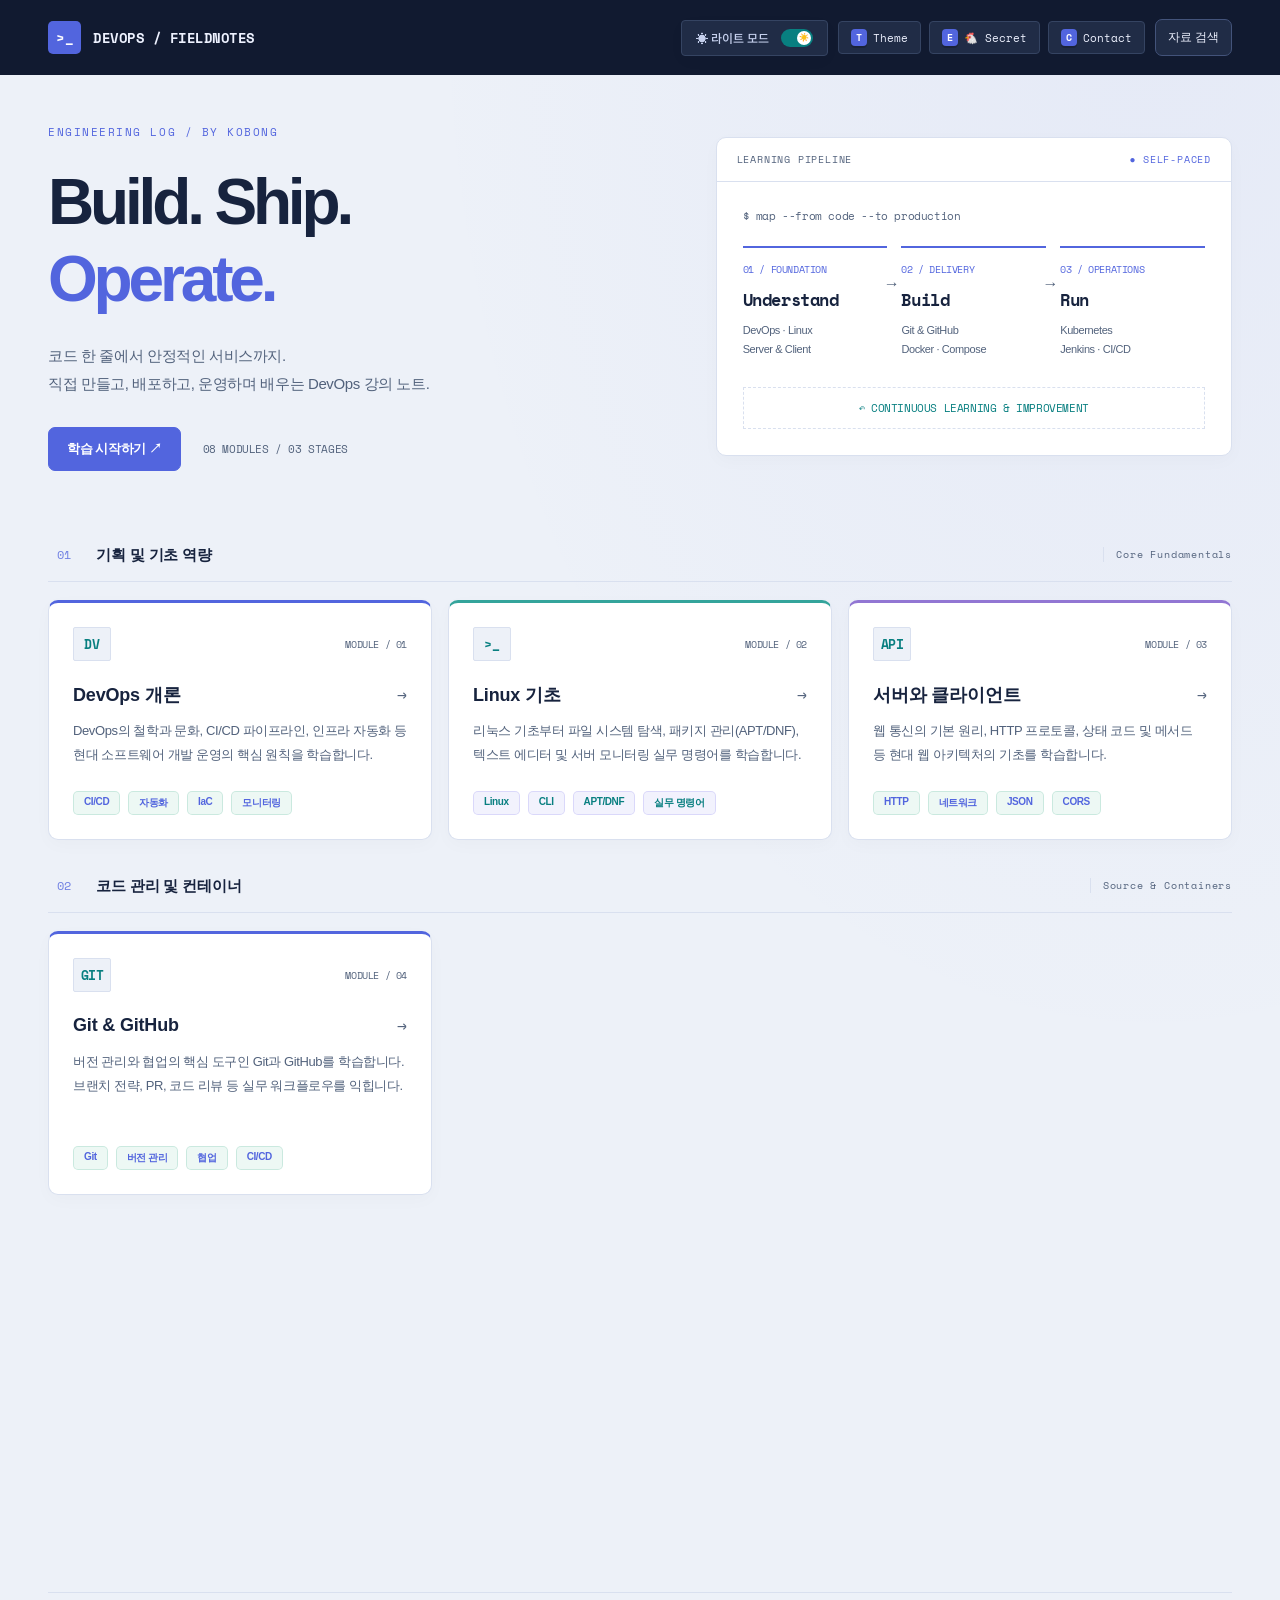
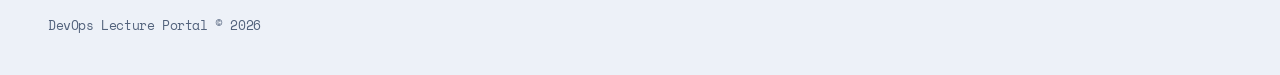
<file: index.html>
<!DOCTYPE html>
<html lang="ko">
<head>
    <meta charset="UTF-8">
    <meta name="viewport" content="width=device-width, initial-scale=1.0">
    <title>DevOps Lecture Portal</title>
    <meta name="description" content="DevOps 기술을 배우는 강의 포털">
    <link href="https://fonts.googleapis.com/css2?family=Noto+Sans+KR:wght@300;400;500;700;900&family=Space+Mono:wght@400;700&display=swap" rel="stylesheet">
    <style>
        :root {
            --bg: #0a0a0f;
            --accent: #6ee7b7;
            --accent2: #818cf8;
            --accent3: #f472b6;
            --text: #e2e8f0;
            --text-muted: #94a3b8;
            --border: rgba(255,255,255,0.07);
            --card-bg: rgba(255,255,255,0.03);
            --card-hover-bg: rgba(255,255,255,0.06);
            --shadow: none;
        }

        html.light {
            --bg: #f5f5f0;
            --accent: #059669;
            --accent2: #4f46e5;
            --accent3: #db2777;
            --text: #1e293b;
            --text-muted: #64748b;
            --border: rgba(0,0,0,0.09);
            --card-bg: rgba(255,255,255,0.7);
            --card-hover-bg: rgba(255,255,255,0.95);
            --shadow: 0 4px 20px rgba(0,0,0,0.05);
        }

        * { margin: 0; padding: 0; box-sizing: border-box; }
        
        body {
            font-family: 'Noto Sans KR', sans-serif;
            background: radial-gradient(ellipse at 25% 50%, rgba(110,231,183,0.06) 0%, transparent 55%),
                        radial-gradient(ellipse at 78% 18%, rgba(129,140,248,0.08) 0%, transparent 50%),
                        var(--bg);
            color: var(--text);
            min-height: 100vh;
            overflow-x: hidden;
            transition: background 0.35s ease, color 0.35s ease;
        }

        html.light body {
            background: radial-gradient(ellipse at 25% 50%, rgba(5,150,105,0.07) 0%, transparent 55%),
                        radial-gradient(ellipse at 78% 18%, rgba(79,70,229,0.07) 0%, transparent 50%),
                        var(--bg);
        }

        /* --- Container --- */
        .container {
            position: relative;
            z-index: 1;
            max-width: 1100px;
            margin: 0 auto;
            padding: 100px 30px 40px;
        }

        /* --- Theme & Shortcuts Navigation --- */
        .top-bar {
            display: flex;
            justify-content: space-between;
            align-items: center;
            padding: 24px 30px;
            position: absolute;
            top: 0; right: 0; left: 0;
            z-index: 100;
        }

        .nav-controls {
            display: flex;
            align-items: center;
            gap: 16px;
        }

        .theme-toggle {
            display: flex;
            align-items: center;
            justify-content: space-between;
            padding: 8px 14px;
            background: var(--card-bg);
            border: 1px solid var(--border);
            border-radius: 12px;
            cursor: pointer;
            user-select: none;
            gap: 12px;
            box-shadow: var(--shadow);
            transition: all 0.3s;
            backdrop-filter: blur(10px);
        }
        .theme-toggle:hover { 
            background: var(--card-hover-bg); 
            transform: translateY(-1px);
        }
        .theme-label {
            font-size: 14px;
            color: var(--text-muted);
            font-family: 'Noto Sans KR', sans-serif;
            font-weight: 500;
        }
        .toggle-track {
            width: 32px; height: 18px;
            border-radius: 9px;
            background: var(--accent2);
            position: relative;
            transition: background 0.3s;
            flex-shrink: 0;
        }
        html.light .toggle-track { background: #f59e0b; }
        .toggle-thumb {
            position: absolute;
            top: 2px; left: 2px;
            width: 14px; height: 14px;
            border-radius: 50%;
            background: #fff;
            transition: transform 0.3s cubic-bezier(0.4,0,0.2,1);
            font-size: 8px;
            display: flex; align-items: center; justify-content: center;
        }
        html.light .toggle-thumb { transform: translateX(14px); }

        .top-shortcuts {
            display: flex;
            gap: 8px;
        }

        .shortcut-item {
            display: flex;
            align-items: center;
            gap: 6px;
            padding: 7px 12px;
            background: rgba(255,255,255,0.02);
            border: 1px solid var(--border);
            border-radius: 10px;
            font-family: 'Space Mono', monospace;
            font-size: 11px;
            color: var(--text-muted);
            transition: all 0.3s;
            user-select: none;
            cursor: pointer;
        }
        .shortcut-item:hover {
            background: rgba(255,255,255,0.05);
            color: var(--text);
            transform: translateY(-1px);
        }
        .shortcut-item:active {
            transform: translateY(0);
        }
        .shortcut-key {
            background: var(--accent2);
            color: white;
            padding: 1px 5px;
            border-radius: 4px;
            font-weight: 700;
            font-size: 10px;
            box-shadow: 0 2px 0 rgba(0,0,0,0.2);
        }
        html.light .shortcut-key { background: var(--accent); }
        html.light .shortcut-item { background: rgba(0,0,0,0.02); }

        /* --- Contact Modal --- */
        .contact-overlay {
            position: fixed;
            inset: 0;
            display: flex;
            align-items: center;
            justify-content: center;
            padding: 24px;
            background: rgba(10, 10, 15, 0.72);
            backdrop-filter: blur(14px);
            opacity: 0;
            pointer-events: none;
            transition: opacity 0.25s ease;
            z-index: 300;
        }

        .contact-overlay.active {
            opacity: 1;
            pointer-events: auto;
        }

        .contact-modal {
            width: min(100%, 480px);
            background: linear-gradient(180deg, rgba(255,255,255,0.08), rgba(255,255,255,0.04));
            border: 1px solid var(--border);
            border-radius: 20px;
            padding: 28px;
            box-shadow: 0 24px 80px rgba(0,0,0,0.28);
            transform: translateY(12px) scale(0.98);
            transition: transform 0.25s ease;
        }

        .contact-overlay.active .contact-modal {
            transform: translateY(0) scale(1);
        }

        html.light .contact-modal {
            background: rgba(255,255,255,0.92);
        }

        .contact-header {
            display: flex;
            align-items: center;
            justify-content: space-between;
            gap: 12px;
            margin-bottom: 20px;
        }

        .contact-title {
            font-family: 'Space Mono', monospace;
            font-size: 18px;
            color: var(--text);
            letter-spacing: 0.04em;
        }

        .contact-close {
            border: 1px solid var(--border);
            background: transparent;
            color: var(--text-muted);
            border-radius: 10px;
            padding: 8px 10px;
            cursor: pointer;
            font-family: 'Space Mono', monospace;
            transition: all 0.2s ease;
        }

        .contact-close:hover {
            color: var(--text);
            background: var(--card-hover-bg);
        }

        .contact-list {
            display: grid;
            gap: 14px;
        }

        .contact-item {
            display: block;
            width: 100%;
            padding: 16px 18px;
            border-radius: 14px;
            border: 1px solid var(--border);
            background: var(--card-bg);
            color: inherit;
            transition: all 0.25s ease;
            cursor: pointer;
            text-align: left;
            font: inherit;
            appearance: none;
        }

        .contact-item:hover {
            transform: translateY(-2px);
            background: var(--card-hover-bg);
            border-color: rgba(110,231,183,0.35);
        }

        html.light .contact-item:hover {
            border-color: rgba(5,150,105,0.35);
        }

        .contact-label {
            display: block;
            font-family: 'Space Mono', monospace;
            font-size: 12px;
            color: var(--accent);
            margin-bottom: 6px;
            letter-spacing: 0.08em;
        }

        .contact-value {
            display: block;
            font-size: 15px;
            line-height: 1.5;
            color: var(--text);
            word-break: break-word;
        }

        .contact-hint {
            margin-top: 18px;
            font-size: 12px;
            color: var(--text-muted);
            font-family: 'Space Mono', monospace;
            text-align: right;
        }

        .contact-item.copied {
            border-color: rgba(110,231,183,0.55);
            box-shadow: 0 0 0 1px rgba(110,231,183,0.2) inset;
        }

        html.light .contact-item.copied {
            border-color: rgba(5,150,105,0.45);
            box-shadow: 0 0 0 1px rgba(5,150,105,0.16) inset;
        }

        /* --- Hero Section --- */
        .hero {
            text-align: center;
            margin-bottom: 60px;
            animation: fadeUp 0.8s ease;
        }

        @keyframes fadeUp {
            from { opacity: 0; transform: translateY(30px); }
            to { opacity: 1; transform: translateY(0); }
        }

        .hero-badge {
            display: inline-block;
            font-family: 'Space Mono', monospace;
            font-size: 14px;
            color: var(--accent);
            letter-spacing: 0.2em;
            text-transform: uppercase;
            margin-bottom: 18px;
        }

        .hero h1 {
            font-size: clamp(34px, 4.5vw, 60px);
            font-weight: 900;
            line-height: 1.1;
            letter-spacing: -0.025em;
            margin-bottom: 20px;
            color: var(--text);
        }

        .hero h1 em {
            font-style: normal;
            background: linear-gradient(135deg, var(--accent) 0%, var(--accent2) 100%);
            -webkit-background-clip: text;
            -webkit-text-fill-color: transparent;
            background-clip: text;
        }

        .hero p {
            font-size: 18px;
            color: var(--text-muted);
            max-width: 560px;
            margin: 0 auto;
            line-height: 1.7;
            font-weight: 300;
        }

        /* --- Course Grid --- */
        .courses-grid {
            display: grid;
            grid-template-columns: repeat(auto-fill, minmax(320px, 1fr));
            gap: 24px;
        }

        .course-card {
            background: var(--card-bg);
            border: 1px solid var(--border);
            border-radius: 16px;
            padding: 30px;
            cursor: pointer;
            transition: all 0.35s cubic-bezier(0.4, 0, 0.2, 1);
            text-decoration: none;
            color: inherit;
            display: block;
            box-shadow: var(--shadow);
            position: relative;
            overflow: hidden;
        }

        .course-card::before {
            content: '';
            position: absolute;
            top: 0; left: 0; right: 0;
            height: 2px;
            background: linear-gradient(90deg, var(--accent), var(--accent2));
            opacity: 0;
            transition: opacity 0.3s;
        }

        .course-card:not(.course-devops):not(.course-github):not(.course-docker):not(.course-server-client):not(.course-docker-practice):not(.course-jenkins)::before {
            background: linear-gradient(90deg, var(--accent2), var(--accent3));
        }

        .course-card:hover {
            transform: translateY(-5px);
            background: var(--card-hover-bg);
            border-color: rgba(110,231,183,0.3);
            box-shadow: 0 10px 30px rgba(0,0,0,0.1);
        }

        .course-card:not(.course-devops):not(.course-github):not(.course-docker):not(.course-server-client):not(.course-docker-practice):not(.course-jenkins):hover {
            border-color: rgba(129,140,248,0.3);
        }

        html.light .course-card:hover {
            border-color: rgba(5,150,105,0.3);
        }

        html.light .course-card:not(.course-devops):not(.course-github):not(.course-docker):not(.course-server-client):not(.course-docker-practice):not(.course-jenkins):hover {
            border-color: rgba(79,70,229,0.3);
        }

        .course-card:hover::before {
            opacity: 1;
        }

        .card-icon {
            width: 50px;
            height: 50px;
            border-radius: 12px;
            display: flex;
            align-items: center;
            justify-content: center;
            font-size: 26px;
            margin-bottom: 20px;
            background: rgba(255,255,255,0.03);
            border: 1px solid var(--border);
            transition: transform 0.3s, background 0.3s, border-color 0.3s;
        }

        html.light .card-icon { background: rgba(0,0,0,0.03); }

        .course-card:hover .card-icon {
            transform: scale(1.05) rotate(-3deg);
            background: rgba(110,231,183,0.1);
            border-color: rgba(110,231,183,0.3);
        }

        .course-card:not(.course-devops):not(.course-github):not(.course-docker):not(.course-server-client):not(.course-docker-practice):not(.course-jenkins):hover .card-icon {
            background: rgba(129,140,248,0.1);
            border-color: rgba(129,140,248,0.3);
        }
        
        html.light .course-card:hover .card-icon {
            background: rgba(5,150,105,0.1);
            border-color: rgba(5,150,105,0.3);
        }

        html.light .course-card:not(.course-devops):not(.course-github):not(.course-docker):not(.course-server-client):not(.course-docker-practice):not(.course-jenkins):hover .card-icon {
            background: rgba(79,70,229,0.1);
            border-color: rgba(79,70,229,0.3);
        }

        .card-header {
            display: flex;
            align-items: center;
            justify-content: space-between;
            margin-bottom: 12px;
        }

        .card-title {
            font-size: 20px;
            font-weight: 700;
            color: var(--text);
            letter-spacing: -0.01em;
        }

        .card-arrow {
            font-family: 'Space Mono', monospace;
            font-size: 16px;
            color: var(--text-muted);
            transition: transform 0.3s, color 0.3s;
        }

        .course-card:hover .card-arrow {
            transform: translateX(4px);
            color: var(--accent);
        }

        .course-card:not(.course-devops):not(.course-github):not(.course-docker):not(.course-server-client):not(.course-docker-practice):not(.course-jenkins):hover .card-arrow {
            color: var(--accent2);
        }

        .card-description {
            font-size: 15px;
            color: var(--text-muted);
            line-height: 1.6;
            margin-bottom: 24px;
        }

        .card-tags {
            display: flex;
            flex-wrap: wrap;
            gap: 8px;
        }

        .tag {
            padding: 4px 10px;
            background: rgba(110,231,183,0.07);
            border: 1px solid rgba(110,231,183,0.15);
            border-radius: 6px;
            font-size: 12px;
            font-weight: 600;
            color: var(--accent);
        }

        .course-card:not(.course-devops):not(.course-github):not(.course-docker):not(.course-server-client):not(.course-docker-practice):not(.course-jenkins) .tag {
            background: rgba(129,140,248,0.07);
            border-color: rgba(129,140,248,0.15);
            color: var(--accent2);
        }

        html.light .tag {
            background: rgba(5,150,105,0.07);
            border-color: rgba(5,150,105,0.15);
            color: var(--accent);
        }

        html.light .course-card:not(.course-devops):not(.course-github):not(.course-docker):not(.course-server-client):not(.course-docker-practice):not(.course-jenkins) .tag {
            background: rgba(79,70,229,0.07);
            border-color: rgba(79,70,229,0.15);
            color: var(--accent2);
        }


        /* --- Footer --- */
        .footer {
            text-align: center;
            margin-top: 80px;
            padding-top: 30px;
            border-top: 1px solid var(--border);
            color: var(--text-muted);
            font-family: 'Space Mono', monospace;
            font-size: 13px;
        }

        /* --- Section Header inside Grid --- */
        .section-header {
            grid-column: 1 / -1;
            margin-top: 40px;
            margin-bottom: 24px;
            display: flex;
            align-items: center;
            gap: 12px;
            position: relative;
            padding-left: 16px;
        }
        .section-header:first-of-type {
            margin-top: 0;
        }
        .section-header::before {
            content: '';
            position: absolute;
            left: 0;
            top: 15%;
            bottom: 15%;
            width: 4px;
            background: linear-gradient(to bottom, var(--accent), var(--accent2));
            border-radius: 2px;
        }
        .section-header h2 {
            font-size: 22px;
            font-weight: 800;
            color: var(--text);
            letter-spacing: -0.01em;
            display: flex;
            align-items: center;
            gap: 10px;
        }
        .section-header h2 .emoji {
            font-size: 20px;
            opacity: 0.8;
        }
        .section-header h2 .subtitle {
            font-size: 14px;
            font-weight: 400;
            color: var(--text-muted);
            font-family: 'Space Mono', monospace;
            margin-left: 8px;
            border-left: 1px solid var(--border);
            padding-left: 12px;
        }

        /* --- Responsive --- */
        @media (max-width: 768px) {
            .container { padding: 20px 20px 30px; }
            .hero h1 { font-size: 34px; }
            .hero p { font-size: 15px; }
            .courses-grid { grid-template-columns: 1fr; gap: 16px; }
            .hero { margin-bottom: 40px; }
            .top-bar {
                position: static;
                padding: 16px 20px;
            }
            .theme-label { font-size: 13px; }
            .nav-controls {
                width: 100%;
                flex-wrap: wrap;
                align-items: flex-start;
                gap: 10px;
            }
            .top-shortcuts {
                display: flex;
                flex-wrap: wrap;
                gap: 8px;
            }
            .shortcut-item {
                padding: 6px 10px;
                font-size: 10px;
            }
        }

        @media (max-width: 480px) {
            .container { padding: 16px 16px 24px; }
            .hero h1 { font-size: 28px; }
            .hero p { font-size: 14px; }
            .hero-badge { font-size: 12px; }
            .course-card { padding: 22px 18px; }
            .card-title { font-size: 17px; }
            .card-description { font-size: 14px; }
            .top-bar {
                padding: 14px 16px;
            }
            .theme-toggle {
                width: 100%;
            }
            .top-shortcuts {
                width: 100%;
                display: grid;
                grid-template-columns: repeat(3, minmax(0, 1fr));
                gap: 6px;
            }
            .shortcut-item {
                justify-content: center;
                min-width: 0;
                padding: 7px 8px;
            }
        }

        /* --- Chicken Game Easter Egg --- */
        #chicken-game-overlay {
            display: none;
            position: fixed;
            top: 0; left: 0; right: 0; bottom: 0;
            background: rgba(0,0,0,0.72);
            backdrop-filter: blur(14px);
            z-index: 9999;
            justify-content: center;
            align-items: center;
            flex-direction: column;
        }
        #chicken-game-overlay.active { display: flex; }
        #chicken-game-overlay { padding: 20px; overflow-y: auto; justify-content: flex-start; }
        #chicken-game-overlay .chicken-hud { margin-top: auto; padding-top: 12px; }
        #chicken-game-overlay canvas { width: min(800px, 100%); height: auto; flex-shrink: 0; margin-bottom: auto; }
        #chicken-game-overlay.show-result canvas,
        #chicken-game-overlay.show-result .chicken-hud { display: none; }
        .chicken-panel[hidden] { display: none; }
        .chicken-panel {
            width: min(680px, 100%); margin: auto; padding: 32px;
            background: radial-gradient(ellipse at top left, rgba(110,231,183,0.07), transparent 60%), var(--bg);
            color: var(--text); border: 1px solid var(--border); border-radius: 20px;
            box-shadow: 0 24px 80px rgba(0,0,0,0.25);
        }
        .chicken-eyebrow { font: 11px 'Space Mono', monospace; letter-spacing: 0.18em; color: var(--accent2); }
        .chicken-result-heading { display: flex; justify-content: space-between; align-items: center; gap: 20px; padding: 18px 0 24px; border-bottom: 1px solid var(--border); }
        .chicken-panel h2 { font-size: 26px; letter-spacing: -0.04em; }
        .chicken-score { font: 36px 'Space Mono', monospace; color: var(--accent); white-space: nowrap; }
        .chicken-score small { font: 13px 'Noto Sans KR', sans-serif; color: var(--text-muted); }
        .chicken-panel p { color: var(--text-muted); font-size: 12px; line-height: 1.6; margin: 8px 0; }
        .chicken-panel h3 { font: 13px 'Space Mono', monospace; letter-spacing: 0.12em; color: var(--accent2); margin-top: 24px; }
        .chicken-panel table { width: 100%; border-collapse: collapse; margin-top: 10px; font-size: 13px; }
        .chicken-panel th, .chicken-panel td { padding: 7px 10px; text-align: left; border-bottom: 1px solid var(--border); }
        .chicken-panel th { color: var(--text-muted); font-size: 11px; font-weight: 500; }
        .chicken-panel td:first-child { width: 56px; font-family: 'Space Mono', monospace; color: var(--text-muted); }
        .chicken-panel tbody tr:first-child { background: var(--card-bg); color: var(--accent); }
        .chicken-panel td:nth-child(2) { overflow-wrap: anywhere; }
        .chicken-panel th:last-child, .chicken-panel td:last-child { text-align: right; }
        #chicken-score-form { margin-top: 20px; }
        #chicken-score-form label { display: block; font-size: 12px; color: var(--text-muted); margin-bottom: 8px; }
        .chicken-actions { display: grid; grid-template-columns: 1fr 1fr; gap: 12px; margin-top: 24px; }
        .chicken-panel input { width: 100%; padding: 12px 14px; border: 1px solid var(--border); border-radius: 10px; background: var(--card-bg); color: var(--text); font: inherit; font-size: 14px; }
        .chicken-panel input::placeholder { color: var(--text-muted); }
        .chicken-panel button { padding: 13px 18px; border: 1px solid var(--border); border-radius: 10px; background: var(--card-bg); color: var(--text); font: inherit; font-size: 14px; cursor: pointer; transition: background 0.2s; }
        .chicken-panel button:hover { background: var(--card-hover-bg); }
        #chicken-restart { background: var(--accent); color: var(--bg); font-weight: 700; }
        #chicken-restart:hover { filter: brightness(0.92); }
        .chicken-panel :focus-visible { outline: 2px solid var(--accent); outline-offset: 3px; }
        #chicken-score-status:empty { display: none; }
        @media (max-width: 480px) {
            .chicken-panel { padding: 22px; border-radius: 16px; }
            .chicken-panel h2 { font-size: 22px; }
            .chicken-score { font-size: 30px; }
        }
        #chicken-game-overlay canvas {
            border: 2px solid var(--accent);
            border-radius: 8px;
            background: #f7f7f7;
            image-rendering: pixelated;
        }
        .chicken-hud {
            color: #fff;
            font-family: 'Space Mono', monospace;
            font-size: 14px;
            margin-bottom: 12px;
            text-align: center;
            opacity: 0.7;
        }

        /* --- Stagger animation for all children of grid --- */
        .courses-grid > * { animation: fadeUp 0.6s ease both; }
        .courses-grid > *:nth-child(1) { animation-delay: 0.1s; }
        .courses-grid > *:nth-child(2) { animation-delay: 0.15s; }
        .courses-grid > *:nth-child(3) { animation-delay: 0.2s; }
        .courses-grid > *:nth-child(4) { animation-delay: 0.25s; }
        .courses-grid > *:nth-child(5) { animation-delay: 0.3s; }
        .courses-grid > *:nth-child(6) { animation-delay: 0.35s; }
        .courses-grid > *:nth-child(7) { animation-delay: 0.4s; }
        .courses-grid > *:nth-child(8) { animation-delay: 0.45s; }
        .courses-grid > *:nth-child(9) { animation-delay: 0.5s; }
        .courses-grid > *:nth-child(10) { animation-delay: 0.55s; }
        .courses-grid > *:nth-child(11) { animation-delay: 0.6s; }
        .courses-grid > *:nth-child(12) { animation-delay: 0.65s; }
        .courses-grid > *:nth-child(13) { animation-delay: 0.7s; }
    </style>
<script defer src="assets/analytics-config.js"></script>
<script defer src="assets/analytics.js"></script>
<link rel="stylesheet" href="assets/devops-design.css">
<link rel="icon" type="image/svg+xml" href="assets/favicon.svg">
<link rel="stylesheet" href="assets/kobong-presentation.css">
<link rel="stylesheet" href="assets/lecture-search.css">
<script type="module" src="assets/lecture-search.js"></script>
</head>
<body class="portal">
    
    <div class="top-bar">
        <a class="ops-brand" href="index.html" aria-label="DevOps Fieldnotes 홈"><span class="ops-mark">&gt;_</span> DEVOPS / FIELDNOTES</a>
        <div class="nav-controls">
            <button type="button" class="theme-toggle" onclick="toggleTheme()">
                <span class="theme-label" id="themeLabel">🌙 다크 모드</span>
                <span class="toggle-track"><span class="toggle-thumb">🌙</span></span>
            </button>
            <div class="top-shortcuts">
                <button type="button" class="shortcut-item" onclick="toggleTheme()">
                    <span class="shortcut-key">T</span> Theme
                </button>
                <button type="button" class="shortcut-item" onclick="startChickenGame()">
                    <span class="shortcut-key">E</span> 🐔 Secret
                </button>
                <button type="button" class="shortcut-item" onclick="openContactModal()">
                    <span class="shortcut-key">C</span> Contact
                </button>
            </div>
        </div>
    </div>

    <div class="container">
        <!-- Hero -->
        <section class="hero" aria-label="DevOps 학습 소개">
            <div class="hero-copy">
                <div class="hero-badge">ENGINEERING LOG / BY KOBONG</div>
                <h1>Build. Ship.<br><em>Operate.</em></h1>
                <p>코드 한 줄에서 안정적인 서비스까지.<br>직접 만들고, 배포하고, 운영하며 배우는 DevOps 강의 노트.</p>
                <div class="hero-actions"><a class="start-link" href="lecture_note/devops.html">학습 시작하기 ↗</a><span class="hero-meta">08 MODULES / 03 STAGES</span></div>
            </div>
            <div class="pipeline" aria-label="기초, 빌드, 운영으로 이어지는 학습 경로">
                <div class="pipeline-head"><span>LEARNING PIPELINE</span><span>● SELF-PACED</span></div>
                <div class="pipeline-body">
                    <div class="pipeline-caption">$ map --from code --to production</div>
                    <div class="pipeline-stages">
                        <div class="pipeline-stage"><small>01 / FOUNDATION</small><strong>Understand</strong><span>DevOps · Linux<br>Server &amp; Client</span></div>
                        <div class="pipeline-stage"><small>02 / DELIVERY</small><strong>Build</strong><span>Git &amp; GitHub<br>Docker · Compose</span></div>
                        <div class="pipeline-stage"><small>03 / OPERATIONS</small><strong>Run</strong><span>Kubernetes<br>Jenkins · CI/CD</span></div>
                    </div>
                    <div class="pipeline-foot">↶ CONTINUOUS LEARNING &amp; IMPROVEMENT</div>
                </div>
            </div>
        </section>

        <!-- Course Cards -->
        <div class="courses-grid">

            <!-- Section 1: Intro & Basics -->
            <div class="section-header">
                <h2><span class="emoji">01</span><span class="section-title">기획 및 기초 역량</span><span class="subtitle">Core Fundamentals</span></h2>
            </div>

            <!-- DevOps -->
            <a href="lecture_note/devops.html" class="course-card course-devops" id="course-devops">
                <div class="card-icon" aria-hidden="true">DV</div>
                <div class="card-header">
                    <span class="card-title">DevOps 개론</span>
                    <span class="card-arrow">→</span>
                </div>
                <p class="card-description">
                    DevOps의 철학과 문화, CI/CD 파이프라인, 인프라 자동화 등 현대 소프트웨어 개발 운영의 핵심 원칙을 학습합니다.
                </p>
                <div class="card-tags">
                    <span class="tag">CI/CD</span>
                    <span class="tag">자동화</span>
                    <span class="tag">IaC</span>
                    <span class="tag">모니터링</span>
                </div>
            </a>

            <!-- Linux 기초 -->
            <a href="lecture_note/linux.html" class="course-card course-linux-basic" id="course-linux-basic">
                <div class="card-icon" aria-hidden="true">>_</div>
                <div class="card-header">
                    <span class="card-title">Linux 기초</span>
                    <span class="card-arrow">→</span>
                </div>
                <p class="card-description">
                    리눅스 기초부터 파일 시스템 탐색, 패키지 관리(APT/DNF), 텍스트 에디터 및 서버 모니터링 실무 명령어를 학습합니다.
                </p>
                <div class="card-tags">
                    <span class="tag">Linux</span>
                    <span class="tag">CLI</span>
                    <span class="tag">APT/DNF</span>
                    <span class="tag">실무 명령어</span>
                </div>
            </a>

            <!-- Server & Client -->
            <a href="lecture_note/server-client.html" class="course-card course-server-client" id="course-server-client">
                <div class="card-icon" aria-hidden="true">API</div>
                <div class="card-header">
                    <span class="card-title">서버와 클라이언트</span>
                    <span class="card-arrow">→</span>
                </div>
                <p class="card-description">
                    웹 통신의 기본 원리, HTTP 프로토콜, 상태 코드 및 메서드 등 현대 웹 아키텍처의 기초를 학습합니다.
                </p>
                <div class="card-tags">
                    <span class="tag">HTTP</span>
                    <span class="tag">네트워크</span>
                    <span class="tag">JSON</span>
                    <span class="tag">CORS</span>
                </div>
            </a>

            <!-- Section 2: Code & Containers -->
            <div class="section-header">
                <h2><span class="emoji">02</span><span class="section-title">코드 관리 및 컨테이너</span><span class="subtitle">Source & Containers</span></h2>
            </div>

            <!-- GitHub -->
            <a href="lecture_note/github.html" class="course-card course-github" id="course-github">
                <div class="card-icon" aria-hidden="true">GIT</div>
                <div class="card-header">
                    <span class="card-title">Git & GitHub</span>
                    <span class="card-arrow">→</span>
                </div>
                <p class="card-description">
                    버전 관리와 협업의 핵심 도구인 Git과 GitHub를 학습합니다. 브랜치 전략, PR, 코드 리뷰 등 실무 워크플로우를 익힙니다.
                </p>
                <div class="card-tags">
                    <span class="tag">Git</span>
                    <span class="tag">버전 관리</span>
                    <span class="tag">협업</span>
                    <span class="tag">CI/CD</span>
                </div>
            </a>

            <!-- Docker -->
            <a href="lecture_note/docker-intro.html" class="course-card course-docker" id="course-docker">
                <div class="card-icon" aria-hidden="true">IMG</div>
                <div class="card-header">
                    <span class="card-title">Docker 기초</span>
                    <span class="card-arrow">→</span>
                </div>
                <p class="card-description">
                    컨테이너 기술의 핵심인 Docker를 학습합니다. 이미지 빌드, 컨테이너 실행, Docker Compose까지 실무에 필요한 전반을 다룹니다.
                </p>
                <div class="card-tags">
                    <span class="tag">컨테이너</span>
                    <span class="tag">Dockerfile</span>
                    <span class="tag">Compose</span>
                    <span class="tag">MSA</span>
                </div>
            </a>
            
            <!-- Docker 실무 -->
            <a href="lecture_note/docker-practice.html" class="course-card course-docker-practice" id="course-docker-practice">
                <div class="card-icon" aria-hidden="true">RUN</div>
                <div class="card-header">
                    <span class="card-title">Docker 실무 (수정 중)</span>
                    <span class="card-arrow">→</span>
                </div>
                <p class="card-description">
                    Multi-stage Build를 통한 이미지 최적화, Nginx 활용, Docker Compose를 이용한 다중 컨테이너 오케스트레이션 실무를 학습합니다.
                </p>
                <div class="card-tags">
                    <span class="tag">Multi-stage</span>
                    <span class="tag">최적화</span>
                    <span class="tag">Compose</span>
                    <span class="tag">실무 활용</span>
                </div>
            </a>

            <!-- Section 3: Orchestration & Automation -->
            <div class="section-header">
                <h2><span class="emoji">03</span><span class="section-title">운영 및 자동화</span><span class="subtitle">Cloud Native & Automation</span></h2>
            </div>

            <!-- Kubernetes -->
            <a href="lecture_note/kubernetes.html" class="course-card course-kubernetes" id="course-kubernetes">
                <div class="card-icon" aria-hidden="true">K8S</div>
                <div class="card-header">
                    <span class="card-title">Kubernetes 기초</span>
                    <span class="card-arrow">→</span>
                </div>
                <p class="card-description">
                    Pod, Service, Deployment 등 핵심 개념부터 ConfigMap, Secret, Probe, HPA와 장애 대응까지 학습합니다.
                </p>
                <div class="card-tags">
                    <span class="tag">K8s</span>
                    <span class="tag">Pod</span>
                    <span class="tag">오케스트레이션</span>
                    <span class="tag">Troubleshooting</span>
                </div>
            </a>

            <!-- Jenkins -->
            <a href="lecture_note/jenkins.html" class="course-card course-jenkins" id="course-jenkins">
                <div class="card-icon" aria-hidden="true">CI</div>
                <div class="card-header">
                    <span class="card-title">Jenkins (수정 중)</span>
                    <span class="card-arrow">→</span>
                </div>
                <p class="card-description">
                    Jenkins를 활용한 CI/CD 파이프라인 구축을 학습합니다. Jenkinsfile 작성, GitHub Webhook 연동, 자동화 워크플로우를 다룹니다.
                </p>
                <div class="card-tags">
                    <span class="tag">CI/CD</span>
                    <span class="tag">Pipeline</span>
                    <span class="tag">자동화</span>
                    <span class="tag">Jenkinsfile</span>
                </div>
            </a>

        </div>

        <!-- Footer -->
        <div class="footer">
            <p>DevOps Lecture Portal &copy; 2026</p>
        </div>
    </div>


    <!-- Chicken Game Easter Egg -->
    <div id="chicken-game-overlay">
        <div class="chicken-hud">Press SPACE or UP to jump &middot; ESC to quit</div>
        <canvas id="chicken-canvas" width="800" height="250"></canvas>
        <section id="chicken-result" class="chicken-panel" aria-label="치킨 점프 결과와 순위판" hidden>
            <div>
                <div class="chicken-eyebrow">CHICKEN JUMP / RESULT</div>
                <div class="chicken-result-heading">
                    <h2>이번 도전의 기록</h2>
                    <div class="chicken-score"><span id="chicken-final-score">0</span> <small>점</small></div>
                </div>
                <form id="chicken-score-form">
                    <label for="chicken-player-name">순위판에 남길 이름</label>
                    <input id="chicken-player-name" name="player" maxlength="20" autocomplete="off" placeholder="이름을 입력하세요 (선택)" aria-describedby="chicken-name-hint">
                    <p id="chicken-name-hint">이름을 입력하면 다시하기·나가기 선택 시 기록이 저장됩니다. Enter로 먼저 등록할 수도 있습니다.</p>
                </form>
            </div>
            <h3>TOP 10</h3>
            <p id="chicken-storage-note">이 브라우저의 기록 · 동점은 먼저 등록한 순서</p>
            <p id="chicken-score-status" role="status" aria-live="polite"></p>
            <table>
                <thead><tr><th scope="col">순위</th><th scope="col">이름</th><th scope="col">점수</th></tr></thead>
                <tbody id="chicken-ranking"></tbody>
            </table>
            <div class="chicken-actions">
                <button id="chicken-restart" type="button">다시하기</button>
                <button id="chicken-close" type="button">나가기</button>
            </div>
        </section>
    </div>

    <div class="contact-overlay" id="contactOverlay" aria-hidden="true">
        <div class="contact-modal" role="dialog" aria-modal="true" aria-labelledby="contactTitle">
            <div class="contact-header">
                <h2 class="contact-title" id="contactTitle">Contact</h2>
                <button class="contact-close" type="button" onclick="closeContactModal()" aria-label="Close contact popup">ESC</button>
            </div>
            <div class="contact-list">
                <button class="contact-item" type="button" data-copy-value="fblsj90@gmail.com" data-copy-label="EMAIL">
                    <span class="contact-label">EMAIL</span>
                    <span class="contact-value">EMAIL: fblsj90@gmail.com</span>
                </button>
                <button class="contact-item" type="button" data-copy-value="https://github.com/kobong8" data-copy-label="GITHUB">
                    <span class="contact-label">GITHUB</span>
                    <span class="contact-value">GITHUB: https://github.com/kobong8</span>
                </button>
            </div>
            <div class="contact-hint">Click to copy · Press C to open · ESC to close</div>
        </div>
    </div>

    <script>
        // Theme Toggle Logic with localStorage persistence
        let isDark = false;
  try { isDark = localStorage.getItem('devops-theme') === 'dark'; } catch {}
        const themeLabel = document.getElementById('themeLabel');
        const toggleThumb = document.querySelector('.toggle-thumb');
        const contactOverlay = document.getElementById('contactOverlay');
        const contactItems = document.querySelectorAll('.contact-item');

        function applyTheme() {
            document.documentElement.classList.toggle('light', !isDark);
            if (isDark) {
                themeLabel.textContent = '🌙 다크 모드';
                toggleThumb.textContent = '🌙';
            } else {
                themeLabel.textContent = '☀️ 라이트 모드';
                toggleThumb.textContent = '☀️';
            }
        }

        function toggleTheme() {
            isDark = !isDark;
            try { localStorage.setItem('devops-theme', isDark ? 'dark' : 'light'); } catch {}
            applyTheme();
        }

        applyTheme();

        // Keyboard Shortcut for Theme Toggle
        document.addEventListener('keydown', e => {
            if (document.querySelector('dialog[open]')) return;
            if (e.target.closest('input, textarea, [contenteditable="true"]')) return;
            if (e.key === 't' || e.key === 'T') {
                toggleTheme();
            }
        });

        function openContactModal() {
            contactOverlay.classList.add('active');
            contactOverlay.setAttribute('aria-hidden', 'false');
        }

        function closeContactModal() {
            contactOverlay.classList.remove('active');
            contactOverlay.setAttribute('aria-hidden', 'true');
        }

        contactOverlay.addEventListener('click', function(e) {
            if (e.target === contactOverlay) {
                closeContactModal();
            }
        });

        async function copyContactValue(button) {
            const value = button.dataset.copyValue;
            const label = button.dataset.copyLabel;
            const labelEl = button.querySelector('.contact-label');
            const originalLabel = labelEl.textContent;

            try {
                await navigator.clipboard.writeText(value);
                button.classList.add('copied');
                labelEl.textContent = label + ' · COPIED';

                window.setTimeout(function() {
                    button.classList.remove('copied');
                    labelEl.textContent = originalLabel;
                }, 1400);
            } catch (error) {
                labelEl.textContent = label + ' · FAILED';

                window.setTimeout(function() {
                    labelEl.textContent = originalLabel;
                }, 1400);
            }
        }

        contactItems.forEach(function(button) {
            button.addEventListener('click', function() {
                copyContactValue(button);
            });
        });

        document.addEventListener('keydown', function(e) {
            if (document.querySelector('dialog[open]')) return;
            const tag = document.activeElement && document.activeElement.tagName;
            const isTyping = tag === 'INPUT' || tag === 'TEXTAREA';

            if ((e.key === 'c' || e.key === 'C') && !isTyping) {
                e.preventDefault();
                openContactModal();
                return;
            }

            if (e.key === 'Escape' && contactOverlay.classList.contains('active')) {
                e.preventDefault();
                closeContactModal();
            }
        });


        // ── Chicken Game Easter Egg ──
        (function() {
            const overlay = document.getElementById('chicken-game-overlay');
            const canvas  = document.getElementById('chicken-canvas');
            const ctx     = canvas.getContext('2d');
            let gameRunning = false;
            let animFrame   = null;
            const result = document.getElementById('chicken-result');
            const scoreForm = document.getElementById('chicken-score-form');
            const playerName = document.getElementById('chicken-player-name');
            const scoreStatus = document.getElementById('chicken-score-status');
            const ranking = document.getElementById('chicken-ranking');
            const STORAGE_KEY = 'lecture-devops:chicken-top10:v1';
            let records = [];
            let submitted = false;
            let finalScore = 0;
            let previousFocus = null;

            function loadRecords() {
                try {
                    const stored = JSON.parse(localStorage.getItem(STORAGE_KEY) || '[]');
                    if (!Array.isArray(stored)) throw new Error('Invalid records');
                    records = stored.filter(row => row && typeof row.name === 'string' && row.name.trim() && row.name.length <= 20 && Number.isSafeInteger(row.score) && row.score >= 0)
                        .sort((a, b) => b.score - a.score).slice(0, 10);
                } catch {
                    scoreStatus.textContent = '저장된 기록을 읽을 수 없어 이번 실행의 기록만 표시합니다.';
                }
            }

            function renderRanking() {
                ranking.replaceChildren();
                for (let i = 0; i < 10; i++) {
                    const row = document.createElement('tr');
                    const record = records[i];
                    [String(i + 1), record ? record.name : '—', record ? String(record.score) : '—'].forEach(value => {
                        const cell = document.createElement('td');
                        cell.textContent = value;
                        row.appendChild(cell);
                    });
                    ranking.appendChild(row);
                }
            }

            function showResult() {
                finalScore = Math.floor(score / 5);
                document.getElementById('chicken-final-score').textContent = finalScore;
                result.hidden = false;
                overlay.classList.add('show-result');
                playerName.focus();
            }

            function saveRecord() {
                if (!gameOver || submitted) return;
                const name = playerName.value.trim();
                if (!name) {
                    scoreStatus.textContent = '공백을 제외한 이름을 입력해 주세요.';
                    playerName.focus();
                    return;
                }
                loadRecords();
                const entry = { name: name.slice(0, 20), score: finalScore };
                records = [...records, entry].sort((a, b) => b.score - a.score).slice(0, 10);
                const place = records.indexOf(entry) + 1;
                scoreStatus.textContent = place ? `${name}님, ${place}위로 등록되었습니다!` : '이번 점수는 TOP 10에 들지 못했습니다. 다시 도전해 보세요!';
                try {
                    localStorage.setItem(STORAGE_KEY, JSON.stringify(records));
                } catch {
                    scoreStatus.textContent += ' 브라우저 저장이 불가능하여 페이지를 닫으면 기록이 사라집니다.';
                }
                submitted = true;
                playerName.disabled = true;
                renderRanking();
                document.getElementById('chicken-restart').focus();
            }
            scoreForm.addEventListener('submit', function(e) {
                e.preventDefault();
                if (!e.isComposing) saveRecord();
            });
            document.getElementById('chicken-restart').addEventListener('click', () => {
                if (gameRunning && gameOver) {
                    if (playerName.value.trim()) saveRecord();
                    resetGame();
                    loop();
                }
            });
            document.getElementById('chicken-close').addEventListener('click', stopGame);

            // Game constants
            const GROUND_Y  = 200;
            const GRAVITY   = 0.6;
            const JUMP_FORCE = -12;
            const GAME_SPEED_INIT = 5;
            const SPEED_INCREMENT = 0.002;

            // Game state
            let chicken, obstacles, score, gameSpeed, gameOver, clouds;

            function resetGame() {
                result.hidden = true;
                overlay.classList.remove('show-result');
                submitted = false;
                playerName.disabled = false;
                playerName.value = '';
                scoreStatus.textContent = '';
                if (overlay.contains(document.activeElement)) document.activeElement.blur();
                chicken = { x: 60, y: GROUND_Y, w: 30, h: 36, vy: 0, grounded: true, frame: 0 };
                obstacles = [];
                clouds = [];
                score = 0;
                gameSpeed = GAME_SPEED_INIT;
                gameOver = false;
                for (let i = 0; i < 3; i++) {
                    clouds.push({ x: 200 + Math.random() * 600, y: 30 + Math.random() * 60 });
                }
            }

            function drawChicken() {
                const x = chicken.x;
                const y = chicken.y;

                // body (round-ish, white)
                ctx.fillStyle = '#ffffff';
                ctx.fillRect(x + 4, y - 28, 22, 20);
                // belly highlight
                ctx.fillStyle = '#f5f0e0';
                ctx.fillRect(x + 8, y - 22, 14, 12);

                // head
                ctx.fillStyle = '#ffffff';
                ctx.fillRect(x + 8, y - 40, 18, 14);

                // comb (빨간 볏)
                ctx.fillStyle = '#e03030';
                ctx.fillRect(x + 14, y - 46, 4, 6);
                ctx.fillRect(x + 19, y - 44, 4, 4);
                ctx.fillRect(x + 10, y - 44, 4, 4);

                // beak (부리)
                ctx.fillStyle = '#f0a020';
                ctx.fillRect(x + 26, y - 36, 8, 4);
                ctx.fillRect(x + 26, y - 32, 6, 3);

                // wattle (턱밑 고기)
                ctx.fillStyle = '#e03030';
                ctx.fillRect(x + 20, y - 28, 4, 5);

                // eye
                ctx.fillStyle = '#000';
                ctx.fillRect(x + 20, y - 38, 3, 3);

                // wing
                ctx.fillStyle = '#e0ddd0';
                if (chicken.grounded) {
                    chicken.frame = (chicken.frame + 1) % 20;
                    if (chicken.frame < 10) {
                        ctx.fillRect(x + 2, y - 24, 6, 10);
                    } else {
                        ctx.fillRect(x + 0, y - 28, 6, 10);
                    }
                } else {
                    // wings up when jumping
                    ctx.fillRect(x - 2, y - 34, 6, 10);
                }

                // legs (animate)
                ctx.fillStyle = '#f0a020';
                if (chicken.grounded) {
                    if (chicken.frame < 10) {
                        ctx.fillRect(x + 8, y - 8, 3, 10);
                        ctx.fillRect(x + 6, y + 2, 6, 2);
                        ctx.fillRect(x + 18, y - 8, 3, 6);
                    } else {
                        ctx.fillRect(x + 8, y - 8, 3, 6);
                        ctx.fillRect(x + 18, y - 8, 3, 10);
                        ctx.fillRect(x + 16, y + 2, 6, 2);
                    }
                } else {
                    ctx.fillRect(x + 10, y - 8, 3, 8);
                    ctx.fillRect(x + 18, y - 8, 3, 8);
                }

                // tail feathers
                ctx.fillStyle = '#e0ddd0';
                ctx.fillRect(x - 4, y - 24, 8, 4);
                ctx.fillRect(x - 6, y - 28, 6, 4);
            }

            function drawBird(ob) {
                const x = ob.x;
                const y = ob.y;
                ob.frame = (ob.frame + 1) % 20;

                ctx.fillStyle = '#555'; 
                // body
                ctx.fillRect(x + 8, y - 18, 16, 10);
                // head
                ctx.fillRect(x, y - 20, 8, 8);
                // beak
                ctx.fillStyle = '#f0a020';
                ctx.fillRect(x - 6, y - 16, 6, 3);

                // wings
                ctx.fillStyle = '#333';
                if (ob.frame < 10) {
                    // wing up
                    ctx.beginPath();
                    ctx.moveTo(x + 15, y - 14);
                    ctx.lineTo(x + 25, y - 26);
                    ctx.lineTo(x + 20, y - 14);
                    ctx.fill();
                } else {
                    // wing down
                    ctx.beginPath();
                    ctx.moveTo(x + 15, y - 14);
                    ctx.lineTo(x + 25, y - 2);
                    ctx.lineTo(x + 20, y - 14);
                    ctx.fill();
                }
            }

            function drawCactus(ob) {
                ctx.fillStyle = '#2d8a4e';
                // main trunk
                ctx.fillRect(ob.x + ob.w / 2 - 4, ob.y - ob.h, 8, ob.h);
                // left branch
                if (ob.w > 15) {
                    ctx.fillRect(ob.x, ob.y - ob.h + 10, ob.w / 2, 6);
                    ctx.fillRect(ob.x, ob.y - ob.h, 6, 16);
                }
                // right branch
                ctx.fillRect(ob.x + ob.w - 6, ob.y - ob.h + 16, 6, 14);
                ctx.fillRect(ob.x + ob.w / 2, ob.y - ob.h + 16, ob.w / 2, 6);
            }

            function drawCloud(c) {
                ctx.fillStyle = '#ddd';
                ctx.fillRect(c.x, c.y, 30, 8);
                ctx.fillRect(c.x + 6, c.y - 6, 18, 6);
            }

            function spawnObstacle() {
                const isBird = Math.random() > 0.7; // 30% chance for bird
                if (isBird) {
                    const birdHeights = [GROUND_Y - 20, GROUND_Y - 70]; 
                    const y = birdHeights[Math.floor(Math.random() * birdHeights.length)];
                    obstacles.push({ type: 'bird', x: canvas.width + 20, y: y, w: 34, h: 26, frame: 0 });
                } else {
                    const h = 25 + Math.random() * 25;
                    const w = 14 + Math.random() * 16;
                    obstacles.push({ type: 'cactus', x: canvas.width + 20, y: GROUND_Y, w: w, h: h });
                }
            }

            function checkCollision(ob) {
                const pad = 6;
                // Chicken bounding box (approx)
                const cX = chicken.x + 4;
                const cW = 22;
                const cY = chicken.y - 36;
                const cH = 36;

                // Obstacle bounding box
                const oX = ob.x + pad;
                const oW = ob.w - pad * 2;
                const oY = ob.y - ob.h + pad;
                const oH = ob.h - pad * 2;

                return (
                    cX < oX + oW &&
                    cX + cW > oX &&
                    cY < oY + oH &&
                    cY + cH > oY
                );
            }

            function loop() {
                if (!gameRunning) return;
                ctx.clearRect(0, 0, canvas.width, canvas.height);

                // ground
                ctx.strokeStyle = '#999';
                ctx.lineWidth = 1;
                ctx.beginPath();
                ctx.moveTo(0, GROUND_Y + 10);
                ctx.lineTo(canvas.width, GROUND_Y + 10);
                ctx.stroke();

                // clouds
                clouds.forEach(c => {
                    c.x -= gameSpeed * 0.3;
                    if (c.x < -40) { c.x = canvas.width + Math.random() * 100; c.y = 30 + Math.random() * 60; }
                    drawCloud(c);
                });

                if (!gameOver) {
                    // chicken physics
                    chicken.vy += GRAVITY;
                    chicken.y += chicken.vy;
                    if (chicken.y >= GROUND_Y) { chicken.y = GROUND_Y; chicken.vy = 0; chicken.grounded = true; }

                    // obstacles
                    if (obstacles.length === 0 || obstacles[obstacles.length - 1].x < canvas.width - (200 + Math.random() * 200)) {
                        spawnObstacle();
                    }
                    obstacles.forEach(ob => { ob.x -= gameSpeed; });
                    obstacles = obstacles.filter(ob => ob.x + ob.w > -20);

                    // collision
                    for (const ob of obstacles) {
                        if (checkCollision(ob)) {
                            gameOver = true;
                            break;
                        }
                    }

                    score++;
                    // gameSpeed += SPEED_INCREMENT; // Speed remains constant
                }

                // draw obstacles
                obstacles.forEach(ob => {
                    if (ob.type === 'bird') drawBird(ob);
                    else drawCactus(ob);
                });

                // draw chicken
                drawChicken();

                // score
                ctx.fillStyle = '#535353';
                ctx.font = '16px "Space Mono", monospace';
                ctx.textAlign = 'right';
                ctx.fillText('SCORE: ' + Math.floor(score / 5), canvas.width - 20, 30);

                if (gameOver) {
                    ctx.fillStyle = '#535353';
                    ctx.font = 'bold 28px "Noto Sans KR", sans-serif';
                    ctx.textAlign = 'center';
                    ctx.fillText('GAME OVER', canvas.width / 2, 100);
                    ctx.font = '16px "Space Mono", monospace';
                    ctx.fillText('Enter your name below', canvas.width / 2, 135);
                    showResult();
                    return;
                }

                animFrame = requestAnimationFrame(loop);
            }

            function startGame() {
                if (gameRunning) return;
                gameRunning = true;
                previousFocus = document.activeElement;
                overlay.classList.add('active');
                resetGame();
                loadRecords();
                renderRanking();
                loop();
            }

            window.startChickenGame = startGame;

            function stopGame() {
                if (gameOver && playerName.value.trim()) saveRecord();
                gameRunning = false;
                overlay.classList.remove('active');
                if (animFrame) cancelAnimationFrame(animFrame);
                if (previousFocus) previousFocus.focus();
            }

            document.addEventListener('keydown', function(e) {
            if (document.querySelector('dialog[open]')) return;
                // Start game with 'E' key (only when not in an input/textarea)
                if ((e.key === 'e' || e.key === 'E') && !gameRunning) {
                    const tag = document.activeElement.tagName;
                    if (tag === 'INPUT' || tag === 'TEXTAREA') return;
                    e.preventDefault();
                    startGame();
                    return;
                }

                if (!gameRunning) return;

                if (e.key === 'Escape') {
                    e.preventDefault();
                    e.stopImmediatePropagation();
                    stopGame();
                    return;
                }
                // Let the name form and buttons handle text, IME, Enter, Space and Tab.
                if (gameOver || e.key === 'Tab' || e.target.closest('button, input')) {
                    e.stopPropagation();
                    return;
                }

                // Prevent page interactions while game is active
                e.preventDefault();
                e.stopPropagation();

                if (e.key === ' ' || e.key === 'ArrowUp') {
                    if (chicken.grounded) {
                        chicken.vy = JUMP_FORCE;
                        chicken.grounded = false;
                    }
                }
            }, true);
        })();
    </script>
</body>
</html>
</file>
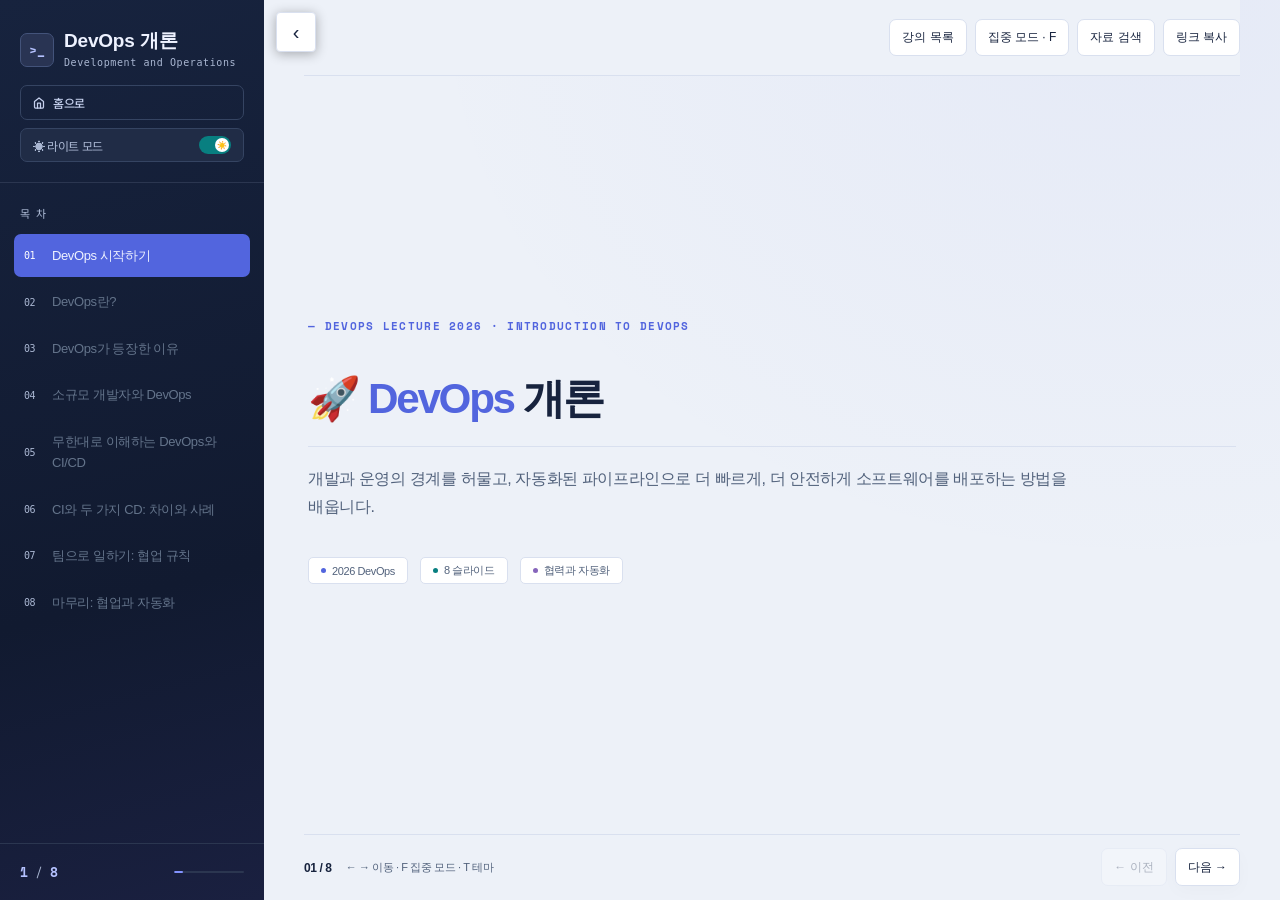
<file: lecture_note/devops.html>
<!DOCTYPE html>
<html lang="ko">
<head>
<meta charset="UTF-8">
<meta name="viewport" content="width=device-width, initial-scale=1.0">
<title>DevOps 개론</title>
<link href="https://fonts.googleapis.com/css2?family=Noto+Sans+KR:wght@300;400;500;700;900&family=Space+Mono:wght@400;700&display=swap" rel="stylesheet">
<style>
  :root {
    --bg: #0a0a0f;
    --sidebar-bg: #0f0f1a;
    --sidebar-w: 280px;
    --accent: #6ee7b7;
    --accent2: #818cf8;
    --accent3: #f472b6;
    --text: #e2e8f0;
    --text-muted: #64748b;
    --border: rgba(255,255,255,0.07);
    --slide-transition: 0.5s cubic-bezier(0.4,0,0.2,1);
    --card-bg: rgba(255,255,255,0.03);
    --card-hover-bg: rgba(255,255,255,0.055);
    --toc-hover: rgba(255,255,255,0.04);
    --toc-active: rgba(110,231,183,0.08);
    --stat-bg: rgba(255,255,255,0.025);
    --bar-track: rgba(255,255,255,0.05);
    --kbd-bg: rgba(255,255,255,0.06);
    --nav-bg: rgba(255,255,255,0.06);
    --shadow: none;
    --code-bg: #0d1117;
    --code-text: #e6edf3;
    --highlight-bg: rgba(110,231,183,0.05);
    --highlight-border: rgba(110,231,183,0.3);
    --table-header: rgba(255,255,255,0.05);
    --table-row-alt: rgba(255,255,255,0.02);
    --table-border: rgba(255,255,255,0.08);
  }

  html.light {
    --bg: #f5f5f0;
    --sidebar-bg: #eeeee8;
    --accent: #059669;
    --accent2: #4f46e5;
    --accent3: #db2777;
    --text: #1e293b;
    --text-muted: #94a3b8;
    --border: rgba(0,0,0,0.09);
    --card-bg: rgba(255,255,255,0.7);
    --card-hover-bg: rgba(255,255,255,0.95);
    --toc-hover: rgba(0,0,0,0.04);
    --toc-active: rgba(5,150,105,0.08);
    --stat-bg: rgba(255,255,255,0.6);
    --bar-track: rgba(0,0,0,0.07);
    --kbd-bg: rgba(0,0,0,0.06);
    --nav-bg: rgba(255,255,255,0.7);
    --shadow: 0 2px 12px rgba(0,0,0,0.08);
    --code-bg: #1e2530;
    --code-text: #e6edf3;
    --highlight-bg: rgba(5,150,105,0.06);
    --highlight-border: rgba(5,150,105,0.3);
    --table-header: rgba(0,0,0,0.05);
    --table-row-alt: rgba(0,0,0,0.02);
    --table-border: rgba(0,0,0,0.1);
  }

  *, *::before, *::after {
    transition-property: background, background-color, border-color, color, box-shadow;
    transition-duration: 0.35s;
    transition-timing-function: ease;
  }
  .slide { transition: opacity var(--slide-transition), transform var(--slide-transition) !important; }

  * { margin: 0; padding: 0; box-sizing: border-box; }

  body {
    font-family: 'Noto Sans KR', sans-serif;
    background: var(--bg);
    color: var(--text);
    height: 100vh;
    overflow: hidden;
    display: flex;
  }

  /* ── SIDEBAR ── */
  #sidebar {
    width: var(--sidebar-w);
    min-width: var(--sidebar-w);
    height: 100vh;
    background: var(--sidebar-bg);
    border-right: 1px solid var(--border);
    display: flex;
    flex-direction: column;
    position: relative;
    z-index: 10;
  }

  .sidebar-header {
    padding: 24px 20px 16px;
    border-bottom: 1px solid var(--border);
  }

  .sidebar-brand {
    display: flex;
    align-items: center;
    gap: 10px;
    margin-bottom: 14px;
  }

  .brand-icon {
    width: 34px; height: 34px;
    background: linear-gradient(135deg, rgba(110,231,183,0.2), rgba(129,140,248,0.2));
    border: 1px solid rgba(110,231,183,0.3);
    border-radius: 8px;
    display: flex; align-items: center; justify-content: center;
    font-size: 16px;
    flex-shrink: 0;
  }

  .brand-text {
    font-size: 15px;
    font-weight: 700;
    color: var(--text);
    letter-spacing: -0.01em;
  }
  .brand-sub {
    font-family: 'Space Mono', monospace;
    font-size: 11px;
    color: var(--text-muted);
    margin-top: 1px;
  }

  .home-btn {
    display: flex;
    align-items: center;
    gap: 8px;
    background: rgba(110,231,183,0.07);
    border: 1px solid rgba(110,231,183,0.18);
    border-radius: 8px;
    padding: 8px 12px;
    color: var(--accent);
    font-family: 'Noto Sans KR', sans-serif;
    font-size: 16px;
    font-weight: 500;
    cursor: pointer;
    width: 100%;
    text-decoration: none;
    transition: all 0.2s;
    margin-bottom: 8px;
  }
  .home-btn:hover {
    background: rgba(110,231,183,0.14);
    border-color: rgba(110,231,183,0.35);
    transform: translateX(2px);
  }

  .theme-toggle {
    display: flex;
    align-items: center;
    justify-content: space-between;
    padding: 7px 12px;
    background: var(--card-bg);
    border: 1px solid var(--border);
    border-radius: 8px;
    cursor: pointer;
    user-select: none;
  }
  .theme-toggle:hover { background: var(--toc-hover); }
  .theme-label {
    font-size: 16px;
    color: var(--text-muted);
    font-family: 'Noto Sans KR', sans-serif;
  }
  .toggle-track {
    width: 32px; height: 18px;
    border-radius: 9px;
    background: var(--accent2);
    position: relative;
    transition: background 0.3s;
    flex-shrink: 0;
  }
  html.light .toggle-track { background: #f59e0b; }
  .toggle-thumb {
    position: absolute;
    top: 2px; left: 2px;
    width: 14px; height: 14px;
    border-radius: 50%;
    background: #fff;
    transition: transform 0.3s cubic-bezier(0.4,0,0.2,1);
    font-size: 8px;
    display: flex; align-items: center; justify-content: center;
  }
  html.light .toggle-thumb { transform: translateX(14px); }

  .toc-label {
    padding: 20px 20px 10px;
    font-size: 16px;
    font-family: 'Noto Sans KR', sans-serif;
    color: var(--text-muted);
    letter-spacing: 0.15em;
    text-transform: uppercase;
  }

  .toc-label {
    width: 100%;
    display: flex;
    align-items: center;
    justify-content: space-between;
    background: transparent;
    border: 0;
    cursor: pointer;
    text-align: left;
  }
  .toc-label:hover { color: var(--text); }
  .toc-toggle-icon {
    font-size: 14px;
    transition: transform 0.2s ease;
  }
  .toc-label[aria-expanded="false"] .toc-toggle-icon { transform: rotate(180deg); }
  .toc-list.toc-collapsed { display: none; }

  .toc-list {
    flex: 1;
    overflow-y: auto;
    padding: 0 10px 16px;
    scrollbar-width: thin;
    scrollbar-color: var(--border) transparent;
  }

  .toc-chapter {
    margin-bottom: 4px;
  }

  .toc-chapter-title {
    display: flex;
    align-items: center;
    gap: 8px;
    padding: 7px 10px;
    border-radius: 6px;
    cursor: pointer;
    transition: all 0.2s;
  }
  .toc-chapter-title:hover { background: var(--toc-hover); }

  .toc-chapter-icon {
    font-family: 'Space Mono', monospace;
    font-size: 13px;
    color: var(--accent);
    min-width: 18px;
  }

  .toc-chapter-name {
    font-size: 15px;
    font-weight: 600;
    color: var(--text-muted);
    text-transform: uppercase;
    letter-spacing: 0.08em;
    flex: 1;
  }

  .toc-items {
    padding-left: 8px;
  }

  .toc-item {
    display: flex;
    align-items: center;
    gap: 8px;
    padding: 7px 10px;
    border-radius: 6px;
    cursor: pointer;
    transition: all 0.2s;
    margin-bottom: 1px;
    position: relative;
  }
  .toc-item:hover { background: var(--toc-hover); }
  .toc-item.active { background: var(--toc-active); }
  .toc-item.active::before {
    content: '';
    position: absolute;
    left: 0; top: 50%;
    transform: translateY(-50%);
    width: 2px; height: 55%;
    background: var(--accent);
    border-radius: 0 2px 2px 0;
  }

  .toc-num {
    font-family: 'Space Mono', monospace;
    font-size: 14px;
    color: var(--text-muted);
    min-width: 22px;
    transition: color 0.2s;
  }
  .toc-item.active .toc-num { color: var(--accent); }

  .toc-text {
    font-size: 15px;
    color: #94a3b8;
    line-height: 1.35;
    transition: color 0.2s;
  }
  .toc-item.active .toc-text,
  .toc-item:hover .toc-text { color: var(--text); }

  .toc-dot {
    width: 5px; height: 5px;
    border-radius: 50%;
    background: var(--text-muted);
    margin-left: auto;
    flex-shrink: 0;
    transition: background 0.2s;
  }
  .toc-item.active .toc-dot { background: var(--accent); box-shadow: 0 0 5px var(--accent); }

  .sidebar-footer {
    padding: 12px 20px;
    border-top: 1px solid var(--border);
    display: flex;
    align-items: center;
    justify-content: space-between;
  }
  .slide-counter {
    font-family: 'Space Mono', monospace;
    font-size: 13px;
    color: var(--text-muted);
  }
  .slide-counter span { color: var(--accent); font-weight: 700; }

  .progress-bar {
    width: 70px; height: 2px;
    background: var(--border);
    border-radius: 1px;
    overflow: hidden;
  }
  .progress-fill {
    height: 100%;
    background: linear-gradient(90deg, var(--accent), var(--accent2));
    border-radius: 1px;
    transition: width 0.4s ease !important;
  }

  /* ── MAIN ── */
  #main {
    flex: 1;
    height: 100vh;
    position: relative;
    overflow: hidden;
  }

  .slide {
    position: absolute;
    inset: 0;
    padding: 52px 68px;
    display: flex;
    flex-direction: column;
    justify-content: flex-start;
    opacity: 0;
    transform: translateY(28px);
    transition: opacity var(--slide-transition), transform var(--slide-transition);
    pointer-events: none;
    overflow-y: auto;
    scrollbar-width: thin;
    scrollbar-color: var(--border) transparent;
  }
  .slide.active {
    opacity: 1;
    transform: translateY(0);
    pointer-events: all;
  }
  .slide.exit {
    opacity: 0;
    transform: translateY(-28px);
  }

  /* ── SLIDE: HOME ── */
  .slide-home {
    background: radial-gradient(ellipse at 25% 50%, rgba(110,231,183,0.06) 0%, transparent 55%),
                radial-gradient(ellipse at 78% 18%, rgba(129,140,248,0.08) 0%, transparent 50%),
                var(--bg);
    justify-content: center;
  }

  .slide-home .eyebrow {
    font-family: 'Space Mono', monospace;
    font-size: 14px;
    color: var(--accent);
    letter-spacing: 0.2em;
    text-transform: uppercase;
    margin-bottom: 18px;
    opacity: 0;
    animation: fadeUp 0.6s 0.2s forwards;
  }

  .slide-home h1 {
    font-size: clamp(34px, 4.5vw, 60px);
    font-weight: 900;
    line-height: 1.1;
    letter-spacing: -0.025em;
    margin-bottom: 20px;
    opacity: 0;
    animation: fadeUp 0.6s 0.35s forwards;
  }

  .slide-home h1 em {
    font-style: normal;
    background: linear-gradient(135deg, var(--accent) 0%, var(--accent2) 100%);
    -webkit-background-clip: text;
    -webkit-text-fill-color: transparent;
    background-clip: text;
  }

  .slide-home p.subtitle {
    font-size: 18px;
    color: #94a3b8;
    max-width: 520px;
    line-height: 1.75;
    margin-bottom: 36px;
    font-weight: 300;
    opacity: 0;
    animation: fadeUp 0.6s 0.5s forwards;
  }

  .meta-row {
    display: flex;
    gap: 12px;
    flex-wrap: wrap;
    opacity: 0;
    animation: fadeUp 0.6s 0.65s forwards;
  }

  .meta-chip {
    display: flex;
    align-items: center;
    gap: 6px;
    padding: 5px 12px;
    border: 1px solid var(--border);
    border-radius: 100px;
    font-size: 16px;
    color: var(--text-muted);
  }
  .meta-chip .dot {
    width: 5px; height: 5px;
    border-radius: 50%;
    background: var(--accent);
  }

  .deco-grid {
    position: absolute;
    right: 60px; top: 50%;
    transform: translateY(-50%);
    display: grid;
    grid-template-columns: repeat(4, 1fr);
    gap: 12px;
    opacity: 0;
    animation: fadeIn 1s 0.8s forwards;
    pointer-events: none;
  }
  .deco-cell {
    width: 44px; height: 44px;
    border: 1px solid var(--border);
    border-radius: 8px;
  }
  .deco-cell:nth-child(3n) { background: rgba(110,231,183,0.05); border-color: rgba(110,231,183,0.15); }
  .deco-cell:nth-child(5n) { background: rgba(129,140,248,0.05); border-color: rgba(129,140,248,0.15); }

  /* ── SLIDE: COMMON ── */
  .slide-label {
    font-family: 'Space Mono', monospace;
    font-size: 14px;
    color: var(--accent2);
    letter-spacing: 0.2em;
    text-transform: uppercase;
    margin-bottom: 14px;
  }

  .slide h1 {
    font-size: clamp(26px, 3vw, 42px);
    font-weight: 900;
    letter-spacing: -0.025em;
    line-height: 1.15;
    margin-bottom: 28px;
    border-bottom: 1px solid var(--border);
    padding-bottom: 20px;
  }

  .slide h1 .emoji {
    display: inline-block;
    margin-right: 6px;
  }

  .slide h2 {
    font-size: 24px;
    font-weight: 700;
    margin-top: 28px;
    margin-bottom: 12px;
    color: var(--text);
    letter-spacing: -0.01em;
  }

  .slide h2::before {
    content: '';
    display: inline-block;
    width: 3px;
    height: 18px;
    background: var(--accent2);
    margin-right: 10px;
    border-radius: 2px;
    vertical-align: middle;
    position: relative;
    top: -1px;
  }

  .slide h3 {
    font-size: 20px;
    font-weight: 600;
    margin-top: 20px;
    margin-bottom: 10px;
    color: var(--accent);
  }

  .slide p {
    font-size: 18px;
    line-height: 1.8;
    color: #94a3b8;
    margin-bottom: 14px;
  }
  html.light .slide p { color: #475569; }

  .slide ul, .slide ol {
    margin-left: 20px;
    margin-bottom: 18px;
  }

  .slide li {
    font-size: 18px;
    line-height: 1.75;
    color: #94a3b8;
    margin-bottom: 8px;
  }
  html.light .slide li { color: #475569; }

  .slide li strong { color: var(--text); }

  /* ── CODE BLOCK ── */
  .code-block {
    background: var(--code-bg);
    color: var(--code-text);
    padding: 18px 20px;
    border-radius: 10px;
    margin: 14px 0;
    font-family: 'Space Mono', monospace;
    font-size: 18px;
    line-height: 1.65;
    white-space: pre-wrap;
    word-break: break-all;
    overflow-wrap: break-word;
    border: 1px solid rgba(255,255,255,0.06);
    position: relative;
    overflow: visible;
    flex-shrink: 0;
    overflow-x: hidden;
  }
  .code-block::before {
    content: '';
    position: absolute;
    top: 0; left: 0; right: 0;
    height: 1px;
    background: linear-gradient(90deg, var(--accent), var(--accent2), transparent);
    border-radius: 10px 10px 0 0;
    opacity: 0.4;
  }

  /* ── HIGHLIGHT BOX ── */
  .highlight-box {
    background: var(--highlight-bg);
    border-left: 3px solid var(--highlight-border);
    padding: 18px 20px;
    margin: 16px 0;
    border-radius: 0 10px 10px 0;
    border: 1px solid var(--border);
    border-left: 3px solid var(--accent);
  }

  .highlight-box h3 {
    font-size: 20px;
    font-weight: 600;
    color: var(--accent);
    margin-top: 0;
    margin-bottom: 10px;
  }

  .highlight-box p, .highlight-box li {
    font-size: 18px;
    line-height: 1.75;
    color: #94a3b8;
    margin-bottom: 8px;
  }
  html.light .highlight-box p, html.light .highlight-box li { color: #475569; }

  /* ── DETAILS / SUMMARY ── */
  details.highlight-box {
    cursor: pointer;
  }

  details.highlight-box summary {
    list-style: none;
    display: flex;
    justify-content: space-between;
    align-items: center;
    cursor: pointer;
    user-select: none;
  }
  details.highlight-box summary::-webkit-details-marker { display: none; }

  details.highlight-box summary h3 {
    margin: 0;
    font-size: 20px;
    pointer-events: none;
  }

  details.highlight-box summary::after {
    content: '▾';
    color: var(--accent);
    font-size: 18px;
    transition: transform 0.3s;
    margin-left: 8px;
    flex-shrink: 0;
  }

  details.highlight-box[open] summary::after {
    transform: rotate(180deg);
  }

  details.highlight-box[open] summary {
    margin-bottom: 12px;
    padding-bottom: 12px;
    border-bottom: 1px solid var(--border);
  }

  details.highlight-box div {
    animation: fadeIn 0.3s ease;
  }

  /* ── KEYWORD ── */
  .keyword {
    background: rgba(110,231,183,0.12);
    color: var(--accent);
    padding: 1px 6px;
    border-radius: 4px;
    font-weight: 600;
    font-size: 0.95em;
    border: 1px solid rgba(110,231,183,0.2);
  }

  .important {
    color: var(--accent3);
    font-weight: 700;
  }

  /* ── TABLE ── */
  .slide table {
    width: 100%;
    border-collapse: collapse;
    margin: 16px 0;
    font-size: 16px;
  }

  .slide table th {
    padding: 11px 14px;
    background: var(--table-header);
    border: 1px solid var(--table-border);
    color: var(--text);
    font-weight: 600;
    text-align: center;
    font-size: 16px;
    letter-spacing: 0.03em;
  }

  .slide table td {
    padding: 10px 14px;
    border: 1px solid var(--table-border);
    color: #94a3b8;
    font-size: 18px;
    line-height: 1.6;
    vertical-align: top;
  }
  html.light .slide table td { color: #475569; }

  .slide table tr:nth-child(even) td {
    background: var(--table-row-alt);
  }

  .slide table tr:hover td {
    background: var(--toc-hover);
  }

  .slide table td strong {
    color: var(--text);
    font-weight: 600;
  }

  .tool-name {
    color: var(--accent);
    font-weight: 600;
  }

  /* ── IMAGE GRID ── */
  .img-grid {
    display: flex;
    gap: 16px;
    margin: 16px 0;
    flex-wrap: wrap;
  }

  .img-grid > div {
    flex: 1;
    min-width: 160px;
    border: 1px solid var(--border);
    padding: 10px;
    border-radius: 10px;
    text-align: center;
    background: var(--card-bg);
  }

  .img-grid > div p {
    margin-top: 8px;
    font-size: 16px;
    margin-bottom: 0;
  }

  .img-grid img {
    width: 100%;
    border-radius: 6px;
    transition: transform 0.3s;
    cursor: pointer;
  }
  .img-grid img:hover { transform: scale(1.03); }

  /* ── ARROW ── */
  .flow-arrow {
    font-size: 28px;
    color: var(--accent2);
    font-weight: bold;
    flex-shrink: 0;
    align-self: center;
  }
  
  /* ── SPLIT LAYOUT (2 COLUMNS) ── */
  .split-layout {
    display: flex;
    gap: 30px;
    margin-top: 20px;
    align-items: flex-start;
  }
  .split-layout > div {
    flex: 1;
  }

  @media (max-width: 768px) {
    .split-layout {
      flex-direction: column;
    }
  }

  /* ── CODE BLOCK ENHANCEMENTS ── */
  .code-block-container {
    position: relative;
    margin: 14px 0;
    overflow: visible;
  }
  .code-block {
    margin: 0 !important;
    padding-top: 36px !important;
    position: relative;
    overflow: hidden;
  }
  .code-lang-tag {
    position: absolute;
    top: 0;
    left: 0;
    background: var(--accent2);
    color: #fff;
    font-family: 'Space Mono', monospace;
    font-size: 11px;
    font-weight: 700;
    padding: 3px 10px;
    border-radius: 9px 0 8px 0;
    text-transform: uppercase;
    letter-spacing: 0.05em;
    z-index: 5;
    pointer-events: none;
    box-shadow: 2px 2px 5px rgba(0,0,0,0.1);
  }
  .copy-btn {
    position: absolute;
    top: 6px;
    right: 8px;
    background: rgba(255,255,255,0.08);
    border: 1px solid rgba(255,255,255,0.15);
    color: var(--text-muted);
    border-radius: 6px;
    padding: 5px 10px;
    font-size: 12px;
    cursor: pointer;
    transition: all 0.2s;
    z-index: 10;
    display: flex;
    align-items: center;
    gap: 6px;
    font-family: 'Noto Sans KR', sans-serif;
  }
  .copy-btn:hover {
    background: rgba(110,231,183,0.15);
    color: var(--accent);
    border-color: var(--accent);
  }
  .copy-btn.copied {
    background: rgba(110,231,183,0.2);
    color: var(--accent);
    border-color: var(--accent);
  }
  html.light .copy-btn {
    background: rgba(0,0,0,0.04);
    border-color: rgba(0,0,0,0.1);
  }
  html.light .copy-btn:hover {
    background: rgba(5,150,105,0.1);
  }

  /* ── NAV ARROWS ── */
  .nav-arrows {
    position: fixed;
    bottom: 28px;
    right: 36px;
    display: flex;
    gap: 8px;
    z-index: 100;
  }
  .nav-btn {
    width: 40px; height: 40px;
    border-radius: 50%;
    background: var(--nav-bg);
    border: 1px solid var(--border);
    color: var(--text);
    cursor: pointer;
    display: flex; align-items: center; justify-content: center;
    transition: all 0.2s;
    font-size: 14px;
    box-shadow: var(--shadow);
  }
  .nav-btn:hover {
    background: rgba(110,231,183,0.1);
    border-color: var(--accent);
    color: var(--accent);
  }
  .nav-btn:disabled { opacity: 0.3; cursor: default; pointer-events: none; }

  .key-hint {
    position: fixed;
    top: 20px; right: 24px;
    font-family: 'Noto Sans KR', sans-serif;
    font-size: 16px;
    color: var(--text-muted);
    display: flex; align-items: center; gap: 5px;
  }
  .key-hint kbd {
    padding: 1px 5px;
    background: var(--kbd-bg);
    border: 1px solid var(--border);
    border-radius: 4px;
    font-family: 'Space Mono', monospace;
    font-size: 16px;
  }

  /* ── CODE BLOCK ENHANCEMENTS ── */
  .code-block-container {
    position: relative;
    margin: 14px 0;
    overflow: visible;
  }
  .code-block {
    margin: 0 !important;
    padding-top: 36px !important;
    position: relative;
    overflow: hidden;
  }
  .code-lang-tag {
    position: absolute;
    top: 0;
    left: 0;
    background: var(--accent2);
    color: #fff;
    font-family: 'Space Mono', monospace;
    font-size: 11px;
    font-weight: 700;
    padding: 3px 10px;
    border-radius: 9px 0 8px 0;
    text-transform: uppercase;
    letter-spacing: 0.05em;
    z-index: 5;
    pointer-events: none;
    box-shadow: 2px 2px 5px rgba(0,0,0,0.1);
  }
  .copy-btn {
    position: absolute;
    top: 6px;
    right: 8px;
    background: rgba(255,255,255,0.08);
    border: 1px solid rgba(255,255,255,0.15);
    color: var(--text-muted);
    border-radius: 6px;
    padding: 5px 10px;
    font-size: 12px;
    cursor: pointer;
    transition: all 0.2s;
    z-index: 10;
    display: flex;
    align-items: center;
    gap: 6px;
    font-family: 'Noto Sans KR', sans-serif;
  }
  .copy-btn:hover {
    background: rgba(110,231,183,0.15);
    color: var(--accent);
    border-color: var(--accent);
  }
  .copy-btn.copied {
    background: rgba(110,231,183,0.2);
    color: var(--accent);
    border-color: var(--accent);
  }
  html.light .copy-btn {
    background: rgba(0,0,0,0.04);
    border-color: rgba(0,0,0,0.1);
  }
  html.light .copy-btn:hover {
    background: rgba(5,150,105,0.1);
  }

  /* ── IMAGE MODAL ── */
  .image-modal {
    display: none;
    position: fixed;
    z-index: 2000;
    inset: 0;
    background: rgba(0,0,0,0.88);
    animation: fadeIn 0.25s;
  }
  .modal-content {
    position: absolute;
    top: 50%; left: 50%;
    transform: translate(-50%, -50%);
    width: 92%;
    max-width: 1300px;
    max-height: 88%;
    object-fit: contain;
    border-radius: 8px;
    box-shadow: 0 0 40px rgba(110,231,183,0.1);
    animation: zoomIn 0.25s;
  }
  @keyframes zoomIn {
    from { transform: translate(-50%, -50%) scale(0.85); opacity: 0; }
    to   { transform: translate(-50%, -50%) scale(1); opacity: 1; }
  }
  .close-modal {
    position: absolute;
    top: 18px; right: 28px;
    color: #e2e8f0;
    font-size: 36px;
    font-weight: bold;
    cursor: pointer;
    z-index: 2001;
    transition: color 0.2s;
  }
  .close-modal:hover { color: var(--accent); }

  /* ── LIGHT OVERRIDES ── */
  html.light .slide-home {
    background: radial-gradient(ellipse at 25% 50%, rgba(5,150,105,0.07) 0%, transparent 55%),
                radial-gradient(ellipse at 78% 18%, rgba(79,70,229,0.07) 0%, transparent 50%),
                var(--bg);
  }
  html.light .slide-home p.subtitle { color: #475569; }
  html.light .toc-text { color: #64748b; }
  html.light .toc-item.active .toc-text,
  html.light .toc-item:hover .toc-text { color: var(--text); }

  @keyframes fadeUp {
    from { opacity: 0; transform: translateY(18px); }
    to   { opacity: 1; transform: translateY(0); }
  }
  @keyframes fadeIn {
    from { opacity: 0; } to { opacity: 1; }
  }

  ::-webkit-scrollbar { width: 4px; height: 4px; }
  ::-webkit-scrollbar-track { background: transparent; }
  ::-webkit-scrollbar-thumb { background: var(--border); border-radius: 2px; }

  /* ── COMPARISON TABLE OVERRIDE ── */
  .comparison-table { width: 100%; border-collapse: collapse; margin: 16px 0; font-size: 13px; }
  .comparison-table th, .comparison-table td { border: 1px solid var(--table-border); padding: 11px 14px; text-align: left; }
  .comparison-table th { background: var(--table-header); color: var(--text); font-weight: 600; text-align: center; }
  .comparison-table tr:nth-child(even) td { background: var(--table-row-alt); }
  .comparison-table tr:hover td { background: var(--toc-hover); }
  .comparison-table td { color: #94a3b8; line-height: 1.6; }
  html.light .comparison-table td { color: #475569; }
  .comparison-table td strong { color: var(--text); }

  /* ── DEVOPS SPECIFIC (Adapting to dark/light theme) ── */
  .pipeline {
    display: flex;
    align-items: center;
    justify-content: center;
    flex-wrap: wrap;
    gap: 0;
    margin: 30px 0;
  }
  .pipeline-step {
    display: flex;
    flex-direction: column;
    align-items: center;
    gap: 8px;
  }
  .pipeline-box {
    background: var(--card-bg);
    border: 1px solid var(--border);
    color: var(--text);
    padding: 14px 20px;
    border-radius: 10px;
    font-weight: bold;
    font-size: 15px;
    text-align: center;
    min-width: 100px;
    box-shadow: var(--shadow);
  }
  .pipeline-box.alt {
    background: rgba(110,231,183,0.1);
    border-color: rgba(110,231,183,0.3);
    color: var(--accent);
  }
  .pipeline-label {
    font-size: 12px;
    color: var(--text-muted);
    text-align: center;
  }
  .pipeline-arrow {
    font-size: 24px;
    color: var(--accent);
    margin: 0 5px;
    padding-bottom: 22px;
  }
  .tool-grid {
    display: grid;
    grid-template-columns: repeat(5, 1fr);
    gap: 8px;
    margin: 8px 0;
    flex: 1;
  }
  .tool-card {
    background: var(--card-bg);
    border: 1px solid var(--border);
    border-radius: 8px;
    padding: 8px 12px;
    text-align: center;
    transition: all 0.3s;
    display: flex;
    flex-direction: column;
    justify-content: center;
  }
  .tool-card:hover {
    transform: translateY(-3px);
    background: var(--card-hover-bg);
    border-color: var(--accent);
  }
  .tool-card .tool-icon {
    font-size: 34px;
    margin-bottom: 6px;
  }
  .tool-card h4 {
    color: var(--text);
    margin: 0 0 4px 0;
    font-size: 18px;
  }
  .tool-card p {
    font-size: 14px;
    color: var(--text-muted);
    margin: 0;
    line-height: 1.4;
  }
  .sc-diagram {
    display: flex;
    align-items: center;
    justify-content: center;
    gap: 20px;
    margin: 30px 0;
    flex-wrap: wrap;
  }
  .sc-box {
    border-radius: 14px;
    padding: 24px 30px;
    text-align: center;
    min-width: 160px;
    background: var(--card-bg);
    border: 1px solid var(--border);
  }
  .sc-client { border-color: var(--accent2); }
  .sc-server { border-color: var(--accent); }
  .sc-box .sc-icon { font-size: 42px; margin-bottom: 8px; }
  .sc-box h4 { margin: 0 0 6px 0; font-size: 18px; color: var(--text); }
  .sc-box p { font-size: 13px; margin: 0; color: var(--text-muted); }
  .sc-arrow { display: flex; flex-direction: column; align-items: center; gap: 5px; }
  .sc-arrow .arr-label { font-size: 12px; color: var(--text-muted); }
  .sc-arrow .arr-icon { font-size: 28px; color: var(--accent); font-weight: bold; }

  /* Info/Warning/Success override for old devops styles */
  .info-box {
    background: var(--highlight-bg);
    padding: 18px 20px;
    margin: 16px 0;
    border-radius: 0 10px 10px 0;
    border: 1px solid var(--border);
    border-left: 3px solid var(--accent2);
  }
  .warning-box {
    background: rgba(245, 158, 11, 0.05);
    padding: 18px 20px;
    margin: 16px 0;
    border-radius: 0 10px 10px 0;
    border: 1px solid var(--border);
    border-left: 3px solid #f59e0b;
  }
  .success-box {
    background: var(--highlight-bg);
    padding: 18px 20px;
    margin: 16px 0;
    border-radius: 0 10px 10px 0;
    border: 1px solid var(--border);
    border-left: 3px solid var(--accent);
  }


  /* ── TIMELINE ── */
  .timeline { 
    position: relative; 
    padding-left: 32px; 
    display: flex; 
    flex-direction: column; 
    justify-content: space-around; 
    flex: 1; 
  }
  .timeline::before {
    content: '';
    position: absolute;
    left: 8px; top: 10px; bottom: 10px;
    width: 2px;
    background: linear-gradient(to bottom, var(--accent), var(--accent2), transparent);
  }
  .tl-item {
    position: relative;
    margin: 0;
  }
  .tl-item::before {
    content: '';
    position: absolute;
    left: -28px; top: 6px;
    width: 10px; height: 10px;
    border-radius: 50%;
    background: var(--bg);
    border: 2px solid var(--accent);
    box-shadow: 0 0 0 4px rgba(110,231,183,0.1);
  }
  .tl-year {
    font-family: 'Space Mono', monospace;
    font-size: 16px;
    color: var(--accent);
    margin-bottom: 6px;
    letter-spacing: 0.1em;
  }
  .tl-title { font-size: 22px; font-weight: 700; margin-bottom: 4px; }
  .tl-desc { font-size: 16px; color: #64748b; line-height: 1.6; max-width: 100%; }

  /* ── MOBILE ── */
  .menu-toggle {
    display: flex;
    position: fixed;
    top: 12px; left: calc(var(--sidebar-w) + 12px);
    z-index: 300;
    width: 40px; height: 40px;
    border-radius: 8px;
    background: var(--card-bg);
    border: 1px solid var(--border);
    color: var(--text);
    cursor: pointer;
    font-size: 20px;
    align-items: center; justify-content: center;
    box-shadow: 0 2px 12px rgba(0,0,0,0.3);
    backdrop-filter: blur(8px);
  }
  @media (min-width: 769px) {
    body.sidebar-collapsed #sidebar {
      width: 0;
      min-width: 0;
      overflow: hidden;
      border-right: 0;
    }
    body.sidebar-collapsed .menu-toggle { left: 12px; }
    #sidebar, .menu-toggle { transition: width 0.3s ease, min-width 0.3s ease, left 0.3s ease; }
  }
  .sidebar-overlay {
    display: none;
    position: fixed;
    inset: 0;
    background: rgba(0,0,0,0.5);
    z-index: 150;
  }
  @media (max-width: 768px) {
    .menu-toggle { display: flex; left: 12px; }
    #sidebar {
      position: fixed;
      left: 0; top: 0;
      height: 100vh;
      transform: translateX(-100%);
      transition: transform 0.3s ease !important;
      z-index: 200;
      box-shadow: 4px 0 20px rgba(0,0,0,0.4);
    }
    body.sidebar-open #sidebar { transform: translateX(0); }
    body.sidebar-open .sidebar-overlay { display: block; }
    .slide { padding: 56px 20px 80px; }
    .nav-arrows { right: 16px; bottom: 16px; }
    .key-hint { display: none; }
  }
  @media (max-width: 480px) {
    .slide { padding: 56px 14px 80px; }
    .slide h2 { font-size: 22px !important; }
    .nav-btn { width: 44px; height: 44px; font-size: 16px; }
  }
</style>
<script defer src="../assets/analytics-config.js"></script>
<script defer src="../assets/analytics.js"></script>
<link rel="stylesheet" href="../assets/devops-design.css">
<link rel="stylesheet" href="../assets/devops-cycle.css">
<link rel="icon" type="image/svg+xml" href="../assets/favicon.svg">
<link rel="stylesheet" href="../assets/kobong-presentation.css">
<script defer src="../assets/kobong-presentation.js"></script>
<link rel="stylesheet" href="../assets/lecture-search.css">
<script type="module" src="../assets/lecture-search.js"></script>
</head>
<body>

<button class="menu-toggle" onclick="toggleSidebar()" aria-label="좌측 패널 접기" aria-controls="sidebar" aria-expanded="true">‹</button>
<div class="sidebar-overlay" onclick="toggleSidebar()"></div>

<!-- ── SIDEBAR ── -->
<nav id="sidebar">
  <div class="sidebar-header">
    <div class="sidebar-brand">
      <div class="brand-icon">&gt;_</div>
      <div>
        <div class="brand-text">DevOps 개론</div>
        <div class="brand-sub">Development and Operations</div>
      </div>
    </div>
    <a class="home-btn" href="../" title="홈으로">
      <svg width="12" height="12" viewBox="0 0 24 24" fill="none" stroke="currentColor" stroke-width="2.5" stroke-linecap="round" stroke-linejoin="round">
        <path d="M3 9l9-7 9 7v11a2 2 0 0 1-2 2H5a2 2 0 0 1-2-2z"/><polyline points="9 22 9 12 15 12 15 22"/>
      </svg>
      홈으로
    </a>
    <div class="theme-toggle" onclick="toggleTheme()">
      <span class="theme-label" id="themeLabel">🌙 다크 모드</span>
      <div class="toggle-track"><div class="toggle-thumb">🌙</div></div>
    </div>
  </div>

  <div class="toc-label">목 차</div>
  <div class="toc-list" id="tocList"></div>

  <div class="sidebar-footer">
    <div class="slide-counter"><span id="curNum">1</span> / <span id="totNum">1</span></div>
    <div class="progress-bar"><div class="progress-fill" id="progressFill"></div></div>
  </div>
</nav>


<main id="main">

  <!-- 0. HOME -->
  <section class="slide slide-home" data-title="DevOps 시작하기">
    <div class="eyebrow">— DevOps Lecture 2026 · Introduction to DevOps</div>
    <h1>🚀 <em>DevOps</em> 개론</h1>
    <p class="subtitle">개발과 운영의 경계를 허물고, 자동화된 파이프라인으로 더 빠르게, 더 안전하게 소프트웨어를 배포하는 방법을 배웁니다.</p>
    <div class="meta-row">
      <div class="meta-chip"><span class="dot"></span> 2026 DevOps</div>
      <div class="meta-chip"><span class="dot" style="background:var(--accent2)"></span> 8 슬라이드</div>
      <div class="meta-chip"><span class="dot" style="background:var(--accent3)"></span> 협력과 자동화</div>
    </div>
    <div class="deco-grid">
      <div class="deco-cell"></div><div class="deco-cell"></div><div class="deco-cell"></div><div class="deco-cell"></div>
      <div class="deco-cell"></div><div class="deco-cell"></div><div class="deco-cell"></div><div class="deco-cell"></div>
      <div class="deco-cell"></div><div class="deco-cell"></div><div class="deco-cell"></div><div class="deco-cell"></div>
      <div class="deco-cell"></div><div class="deco-cell"></div><div class="deco-cell"></div><div class="deco-cell"></div>
    </div>
  </section>

  <!-- 1. DevOps란? -->
  <section class="slide" data-title="DevOps란?">
    <div class="slide-label">01 — DevOps란?</div>
    <h1>🚀 DevOps란?</h1>
            <p><span class="keyword">DevOps</span>는 <strong>Development(개발)</strong>와 <strong>Operations(운영)</strong>의 합성어입니다. 소프트웨어를 개발하는 팀과 운영·배포하는 팀이 <strong>하나의 문화와 자동화된 프로세스</strong>로 협력하는 방법론입니다.</p>
            <div class="highlight-box">
                <h3>📌 한 문장으로 정의하면?</h3>
                <p style="font-size: 20px; font-weight: bold; color: #764ba2; margin: 0;">
                    "더 빠르게, 더 안정적으로, 더 자주 소프트웨어를 전달하기 위한 <span class="keyword">문화 + 자동화 + 도구</span>의 조합"
                </p>
            </div>

            <h2>🔍 DevOps를 구성하는 세 가지 핵심</h2>
            <div class="tool-grid">
                <div class="tool-card">
                    <div class="tool-icon">🤝</div>
                    <h4>문화 (Culture)</h4>
                    <p>개발팀과 운영팀의 사일로(벽)를 허물고, 책임을 공유하는 협력 문화</p>
                </div>
                <div class="tool-card">
                    <div class="tool-icon">⚙️</div>
                    <h4>자동화 (Automation)</h4>
                    <p>빌드·테스트·배포를 자동화하여 반복 작업을 없애고 실수를 줄임</p>
                </div>
                <div class="tool-card">
                    <div class="tool-icon">🛠️</div>
                    <h4>도구 (Tools)</h4>
                    <p>Git, Docker, Kubernetes, Jenkins 등 자동화와 협업을 지원하는 도구들</p>
                </div>
            </div>

            <div class="info-box">
                <p>💡 <strong>DevOps는 특정 기술이 아닙니다.</strong> 소프트웨어를 만들고 운영하는 방식에 대한 <span class="keyword">철학이자 문화</span>입니다. 도구는 그 문화를 실현하는 수단입니다.</p>
            </div>
  </section>
  <!-- 2. DevOps가 등장한 이유 -->
  <section class="slide" data-title="DevOps가 등장한 이유">
    <div class="slide-label">02 — 등장 배경</div>
    <h1>🏛️ DevOps가 등장한 이유</h1>
            <p>DevOps가 생겨나기 전, 소프트웨어 개발 현장에는 고질적인 문제가 있었습니다.</p>

            <h2>😰 전통적인 개발·운영의 문제</h2>
            <table>
                <tr>
                    <th>문제</th>
                    <th>개발팀 입장</th>
                    <th>운영팀 입장</th>
                </tr>
                <tr>
                    <td><strong>목표의 충돌</strong></td>
                    <td>빠르게 새 기능을 배포하고 싶다</td>
                    <td>안정성이 최우선, 변경은 위험하다</td>
                </tr>
                <tr>
                    <td><strong>책임의 벽</strong></td>
                    <td>"우리 환경에선 잘 됩니다" (개발 PC 기준)</td>
                    <td>"서버에 올리면 왜 안 되지?" (운영 서버 기준)</td>
                </tr>
                <tr>
                    <td><strong>느린 배포 주기</strong></td>
                    <td>수개월 치 변경사항이 한 번에 배포</td>
                    <td>대규모 배포 = 대규모 장애 위험</td>
                </tr>
            </table>

            <h2>💡 DevOps가 제시하는 해답</h2>
            <div style="display: flex; flex-wrap: wrap; gap: 15px;">
                <div class="highlight-box" style="flex: 1; min-width: 260px; margin: 0;">
                    <h3>🔄 빠른 피드백 루프</h3>
                    <p>작은 변경사항을 <strong>자주, 빠르게</strong> 배포하여 문제를 조기에 발견하고 빠르게 수정합니다.</p>
                </div>
                <div class="highlight-box" style="flex: 1; min-width: 260px; margin: 0;">
                    <h3>🤖 자동화된 파이프라인</h3>
                    <p>코드 변경의 빌드·테스트와 반복되는 배포 작업을 <strong>자동화</strong>하여 인적 실수를 줄입니다. 운영 배포의 승인 여부는 팀 정책에 따라 정합니다.</p>
                </div>
                <div class="highlight-box" style="flex: 1; min-width: 260px; margin: 0;">
                    <h3>📦 환경의 일관성</h3>
                    <p>Docker 같은 컨테이너 기술로 개발·운영 환경을 <strong>동일하게</strong> 유지하여 "내 PC에선 됐는데" 문제를 해결합니다.</p>
                </div>
            </div>
  </section>
  <!-- 3. 소규모 개발자와 DevOps -->
  <section class="slide" data-title="소규모 개발자와 DevOps">
    <div class="slide-label">03 — 혼자서도 DevOps</div>
    <h1>👨‍💻 소규모 개발자와 DevOps</h1>
            <p>DevOps는 대규모 팀만의 이야기가 아닙니다. <strong>1~2인 소규모 개발자</strong>에게도 DevOps는 자연스럽게 필요해집니다.</p>

            <h2>🎯 소규모 개발자의 현실</h2>
            <div class="highlight-box" style="padding: 14px 20px;">
                <h3 style="margin-bottom: 6px;">💭 개발자의 바람</h3>
                <p style="font-size: 16px; margin-bottom: 4px;">빠르게 <strong>새 기능을 개발</strong>하고 싶지만, 동시에 이걸 <strong>별 문제 없이 안정적으로 운영</strong>하고 싶은 욕구가 생깁니다.</p>
                <p style="font-size: 16px; margin-bottom: 0;">인원이 적기 때문에 개발과 운영을 <strong>한 사람이 동시에</strong> 해야 하는 경우가 대부분입니다.</p>
            </div>

            <h2>🛠️ 이를 위한 노력</h2>
            <div style="display: flex; flex-wrap: wrap; gap: 10px;">
                <div class="highlight-box" style="flex: 1; min-width: 260px; margin: 0; padding: 12px 18px;">
                    <h3 style="margin-bottom: 4px;">🌿 브랜치 전략</h3>
                    <p style="font-size: 15px; margin-bottom: 0;"><strong>개발용 브랜치</strong>와 <strong>운영용 브랜치</strong>를 분리하여 GitHub에서 관리합니다. 새 기능은 개발 브랜치에서 작업하고, 안정화된 코드만 운영 브랜치에 반영합니다.</p>
                </div>
                <div class="highlight-box" style="flex: 1; min-width: 260px; margin: 0; padding: 12px 18px;">
                    <h3 style="margin-bottom: 4px;">📦 일관된 환경</h3>
                    <p style="font-size: 15px; margin-bottom: 0;">Docker 등을 활용해 <strong>개발 환경과 운영 환경을 동일하게</strong> 유지합니다. "내 PC에선 되는데"라는 문제를 원천적으로 차단합니다.</p>
                </div>
            </div>

            <div style="display: flex; flex-wrap: wrap; gap: 10px; margin-top: 10px;">
                <div class="highlight-box" style="flex: 1; min-width: 260px; margin: 0; padding: 12px 18px;">
                    <h3 style="margin-bottom: 4px;">🔄 자동화 파이프라인</h3>
                    <p style="font-size: 15px; margin-bottom: 0;">반복 작업을 자동화하면 혼자서도 변경을 일관되게 검증하고 배포할 수 있습니다. 다음 슬라이드에서 <strong>CI/CD의 역할과 운영 배포 승인 차이</strong>를 살펴봅니다.</p>
                </div>
                <div class="highlight-box" style="flex: 1; min-width: 260px; margin: 0; padding: 12px 18px;">
                    <h3 style="margin-bottom: 4px;">📋 체계적인 관리</h3>
                    <p style="font-size: 15px; margin-bottom: 0;">소규모라도 <strong>버전 관리, 이슈 트래킹, 코드 리뷰</strong> 같은 체계를 갖추면 프로젝트의 품질과 유지보수성이 크게 향상됩니다.</p>
                </div>
            </div>

            <div class="info-box" style="margin-top: 25px;">
                <p>💡 소규모 개발자일수록 DevOps의 <strong>자동화</strong>가 더 중요합니다. 인원이 적기 때문에 반복적인 수동 작업을 줄여야 <span class="keyword">개발에 집중</span>할 수 있습니다.</p>
            </div>
  </section>
  <!-- 4. DevOps lifecycle: replaces the one-way toolchain overview. -->
  <section class="slide cycle-slide" data-title="무한대로 이해하는 DevOps와 CI/CD" id="devops-cycle">
    <div class="slide-label">04 — DevOps의 피드백 순환</div>
    <h1>♾️ 무한대 모양으로 이해하는 DevOps와 CI/CD</h1>
    <p>무한대(∞) 모양은 <strong>개발과 운영이 계속 연결되는 순환</strong>을 나타냅니다. 배포가 끝이 아니라, 운영에서 얻은 결과와 사용자 의견이 다음 개발 계획으로 돌아옵니다.</p>
    <p><strong>왜 필요할까요?</strong> 테스트만으로 실제 사용 환경의 모든 문제를 알 수는 없습니다. 운영 결과를 함께 살피고 작은 개선을 반복해야 사용자에게 필요한 서비스를 더 안정적으로 제공할 수 있습니다.</p>

    <figure class="cycle-figure">
      <span class="cycle-mobile-hint" id="cycle-scroll-hint">↔ 도식을 좌우로 밀어 확인하세요. 아래에는 같은 순서의 단계별 설명이 있습니다.</span>
      <div class="cycle-scroll" tabindex="0" role="region" aria-label="DevOps 무한대 순환 도식, 가로 스크롤 가능">
        <svg class="cycle-svg" viewBox="0 0 900 430" role="img" aria-labelledby="cycle-title cycle-desc">
          <title id="cycle-title">DevOps 무한대 순환과 CI/CD의 주요 구간</title>
          <desc id="cycle-desc">1 Plan에서 왼쪽 고리의 2 Code, 3 Build, 4 Test를 지나 오른쪽 고리의 5 Release, 6 Deploy, 7 Operate, 8 Monitor로 진행한 뒤 Plan으로 돌아옵니다. CI는 Code, Build, Test 중심이며 CD는 검증 이후 Release, Deploy 중심입니다. 교차점은 별도 단계가 아닙니다.</desc>
          <defs>
            <marker id="cycle-ci-arrow" viewBox="0 0 10 10" refX="9" refY="5" markerWidth="7" markerHeight="7" orient="auto-start-reverse"><path d="M0 0L10 5L0 10Z" fill="var(--accent)"/></marker>
            <marker id="cycle-cd-arrow" viewBox="0 0 10 10" refX="9" refY="5" markerWidth="7" markerHeight="7" orient="auto-start-reverse"><path d="M0 0L10 5L0 10Z" fill="var(--accent2)"/></marker>
            <marker id="cycle-feedback-arrow" viewBox="0 0 10 10" refX="9" refY="5" markerWidth="7" markerHeight="7" orient="auto-start-reverse"><path d="M0 0L10 5L0 10Z" fill="var(--accent3)"/></marker>
          </defs>
          <!-- Each directed segment ends before the next node; the crossing is not a junction. -->
          <path class="route ci" d="M184 98 Q96 103 86 186" marker-end="url(#cycle-ci-arrow)"/>
          <path class="route ci" d="M86 244 Q97 328 184 334" marker-end="url(#cycle-ci-arrow)"/>
          <path class="route ci" d="M322 334 Q365 327 388 292" marker-end="url(#cycle-ci-arrow)"/>
          <path class="route cd" d="M430 240 Q490 150 562 121" marker-end="url(#cycle-cd-arrow)"/>
          <path class="route cd" d="M710 98 Q800 103 813 186" marker-end="url(#cycle-cd-arrow)"/>
          <path class="route feedback" d="M813 244 Q800 328 710 334" marker-end="url(#cycle-feedback-arrow)"/>
          <path class="route feedback" d="M568 334 Q526 327 501 292" marker-end="url(#cycle-feedback-arrow)"/>
          <path d="M510 240 Q420 150 322 121" fill="none" stroke="var(--card-bg)" stroke-width="13"/>
          <path class="route feedback" d="M510 240 Q420 150 322 121" marker-end="url(#cycle-feedback-arrow)"/>
          <rect class="node feedback" x="184" y="72" width="138" height="52" rx="5"/><text x="253" y="104">01 Plan</text>
          <rect class="node ci" x="18" y="189" width="138" height="52" rx="5"/><text x="87" y="221">02 Code</text>
          <rect class="node ci" x="184" y="308" width="138" height="52" rx="5"/><text x="253" y="340">03 Build</text>
          <rect class="node ci" x="330" y="240" width="138" height="52" rx="5"/><text x="399" y="272">04 Test</text>
          <rect class="node cd" x="568" y="72" width="142" height="52" rx="5"/><text x="639" y="104">05 Release</text>
          <rect class="node cd" x="744" y="189" width="138" height="52" rx="5"/><text x="813" y="221">06 Deploy</text>
          <rect class="node feedback" x="568" y="308" width="142" height="52" rx="5"/><text x="639" y="340">07 Operate</text>
          <rect class="node feedback" x="476" y="240" width="146" height="52" rx="5"/><text x="549" y="272">08 Monitor</text>
          <text class="ci-label" x="248" y="202">CI</text><text class="scope" x="248" y="224">Code · Build · Test</text>
          <text class="cd-label" x="649" y="180">CD</text><text class="scope" x="649" y="202">Release · Deploy</text>
          <text class="scope feedback-label" x="450" y="30">운영 결과 → 다음 계획 / 지속적인 피드백</text>
          <text class="scope" x="450" y="400">번호와 화살표를 따라 01 → 08 → 01로 순환합니다.</text>
        </svg>
      </div>
      <figcaption class="cycle-caption">단계 명칭과 구분은 <strong>대표적인 설명 예시이며 절대적인 표준은 아닙니다.</strong> CI는 Code → Build → Test, CD는 검증 이후 Release → Deploy를 중심으로 표시했습니다. 실제 CD에는 추가 테스트와 환경별 검증도 포함되며, 피드백은 모든 단계에서 일어납니다.</figcaption>
    </figure>

    <h2>각 단계에서는 무엇을 하나요?</h2>
    <ol class="cycle-steps">
      <li><strong>01 Plan · 계획</strong>사용자 의견과 운영 지표를 바탕으로 해결할 문제와 우선순위를 정합니다.</li>
      <li><strong>02 Code · 코드 작성</strong>작은 변경을 작성하고 Git·GitHub에서 리뷰하며 공유 코드에 자주 통합합니다.</li>
      <li><strong>03 Build · 빌드</strong>소스와 의존성을 실행 가능한 산출물이나 Docker 이미지로 만듭니다.</li>
      <li><strong>04 Test · 테스트</strong>자동 테스트로 변경이 요구사항을 충족하고 기존 기능을 깨뜨리지 않는지 확인합니다.</li>
      <li><strong>05 Release · 릴리스 준비</strong>검증된 버전과 배포 산출물을 확정하고 배포 가능한 상태로 준비합니다.</li>
      <li><strong>06 Deploy · 배포</strong>준비한 버전을 스테이징이나 운영 환경에 반영합니다.</li>
      <li><strong>07 Operate · 운영</strong>서비스를 유지하며 장애 대응, 용량 조정, 설정 관리 등을 수행합니다.</li>
      <li><strong>08 Monitor · 관찰</strong>로그·지표·알림과 사용자 반응을 살펴 개선할 문제를 Plan으로 전달합니다.</li>
    </ol>
    <p>도구의 예로 Git·GitHub는 코드 협업, Jenkins는 빌드·테스트·배포 자동화, Docker는 이미지 생성, Kubernetes는 배포·운영에 활용할 수 있습니다. <strong>도구 하나가 여러 단계에 걸쳐 쓰일 수 있습니다.</strong></p>
    <div class="highlight-box"><h3>📌 핵심 정리</h3><p><strong>무한대 전체는 DevOps의 피드백 순환</strong>입니다. CI/CD는 그 안에서 변경을 빠르고 일관되게 검증·전달하도록 돕는 핵심 실천이며, 협업과 운영 피드백까지 포함하는 DevOps 전체와 같지는 않습니다.</p></div>
    <p class="cycle-sources">참고: <a href="https://www.atlassian.com/devops" target="_blank" rel="noopener noreferrer">Atlassian — DevOps 수명주기와 피드백</a> · <a href="https://docs.github.com/en/actions/get-started/continuous-integration" target="_blank" rel="noopener noreferrer">GitHub — Continuous integration</a></p>
  </section>

  <section class="slide cycle-slide" data-title="CI와 두 가지 CD: 차이와 사례" id="ci-cd-practices">
    <div class="slide-label">05 — CI와 두 가지 CD</div>
    <h1>🔄 CI와 CD는 무엇이 다를까요?</h1>
    <p><strong>CI(Continuous Integration, 지속적 통합)</strong>는 코드 변경을 공유 코드베이스에 자주 통합하고, <strong>자동 빌드·테스트로 검증</strong>하는 과정입니다. 작은 변경을 자주 확인하면 충돌과 오류를 일찍 발견하고 원인을 좁히기 쉽습니다.</p>
    <p><strong>CD</strong>는 문맥에 따라 <strong>Continuous Delivery(지속적 전달)</strong> 또는 <strong>Continuous Deployment(지속적 배포)</strong>를 뜻합니다. 둘 다 반복 가능한 배포 자동화를 활용하지만, <strong>운영 배포를 시작하는 조건</strong>이 다릅니다.</p>
    <span class="cycle-mobile-hint">↔ 표를 좌우로 밀어 세 가지 실천을 비교하세요.</span>
    <div class="cycle-table-scroll" tabindex="0" role="region" aria-label="CI, Continuous Delivery, Continuous Deployment 비교표">
      <table class="cycle-table">
        <thead><tr><th scope="col">구분</th><th scope="col">CI</th><th scope="col">Continuous Delivery</th><th scope="col">Continuous Deployment</th></tr></thead>
        <tbody>
          <tr><th scope="row">목표</th><td>변경을 자주 통합하고 오류를 조기에 발견</td><td>검증된 변경을 언제든 배포 가능한 상태로 유지</td><td>검증을 통과한 변경을 운영까지 자동 배포</td></tr>
          <tr><th scope="row">주요 활동</th><td>코드 통합 → 자동 빌드·테스트</td><td>CI 이후 추가 검증 → 릴리스 준비 → 배포 가능한 산출물 유지</td><td>CI와 추가 검증 → 운영 배포까지 자동 실행</td></tr>
          <tr><th scope="row">운영 배포</th><td>CI 자체가 운영 배포를 뜻하지 않음</td><td>사람의 승인이나 배포 시점 결정 단계가 있을 수 있음</td><td>각 변경에 대한 별도 수동 승인 없이 검증 통과 시 자동 배포</td></tr>
          <tr><th scope="row">간단한 예</th><td>수정 코드를 통합할 때 빌드와 테스트 실행</td><td>검증된 버전을 준비하고 담당자 승인 후 배포 작업 실행</td><td>검증된 버전을 파이프라인이 곧바로 운영에 배포</td></tr>
        </tbody>
      </table>
    </div>
    <p class="cycle-caption">팀의 위험 관리·권한·환경 정책에 따라 승인 여부와 배포 대상이 달라집니다. Delivery의 승인은 배포 명령을 모두 손으로 실행한다는 뜻이 아닙니다. 두 CD는 폐기된 방식과 최신 방식의 구분도 아닙니다.</p>

    <h2>예시: 검색 기능을 개선했는데 응답이 느려졌다면?</h2>
    <ol class="cycle-example" aria-label="코드 수정부터 운영 피드백을 통한 개선까지">
      <li><strong>1. 코드 수정</strong>검색 기능을 수정하고 공유 코드에 통합합니다.</li>
      <li><strong>2. 자동 테스트</strong>빌드와 기능 테스트를 실행해 변경을 검증합니다.</li>
      <li><strong>3. 배포</strong>Delivery라면 승인 후, Deployment라면 검증 통과 후 자동 배포합니다.</li>
      <li><strong>4. 문제 발견</strong>모니터링에서 실제 트래픽의 응답 시간 증가를 발견합니다.</li>
      <li><strong>5. 개선 ↺ Plan</strong>원인을 조사하고 쿼리 개선과 성능 테스트 추가를 다음 작업으로 계획합니다.</li>
    </ol>
    <p>자동 테스트를 통과해도 운영의 모든 문제가 사라지지는 않습니다. 발견한 문제를 다음 계획과 테스트에 반영하면서 같은 순환을 반복합니다.</p>
    <div class="highlight-box"><h3>📌 핵심 정리</h3><p><strong>CI는 자주 통합하고 검증하기, Delivery는 언제든 배포할 준비 유지하기, Deployment는 검증된 변경을 운영까지 자동 배포하기</strong>입니다. 여기에 운영 결과를 다음 개발로 돌려주는 협업이 연결되어 DevOps의 순환을 이룹니다.</p></div>
    <p class="cycle-sources">참고: <a href="https://docs.github.com/en/actions/get-started/continuous-integration" target="_blank" rel="noopener noreferrer">GitHub — CI의 개념</a> · <a href="https://docs.aws.amazon.com/prescriptive-guidance/latest/strategy-cicd-litmus/understanding-cicd.html" target="_blank" rel="noopener noreferrer">AWS — CI/CD와 운영 배포 승인 차이</a></p>
  </section>

  <!-- 6. 팀으로 일하기: 협업 규칙 -->
  <section class="slide" data-title="팀으로 일하기: 협업 규칙">
    <div class="slide-label">06 — 협업을 위한 규칙</div>
    <h1>🤝 팀으로 일하기: 협업 규칙</h1>
            <p>같이 일하는 사람들과 미리 규칙을 정해두는 것이 중요합니다. 규칙 없이 협업하면 충돌과 혼란이 생깁니다.</p>

            <h2>📋 시작 전에 반드시 정해야 할 것들</h2>
            <div style="display: flex; flex-wrap: wrap; gap: 12px;">
                <div class="highlight-box" style="flex: 1; min-width: 280px; margin: 0; padding: 14px 18px;">
                    <h3 style="font-size: 19px; margin-bottom: 6px;">📁 코드 관리 방법</h3>
                    <ul style="margin-bottom: 0; font-size: 16px;">
                        <li>커밋 메시지 형식 (<code style="padding:2px 6px; border-radius:4px;">feat:</code>, <code style="padding:2px 6px; border-radius:4px;">fix:</code>, <code style="padding:2px 6px; border-radius:4px;">docs:</code> 등)</li>
                        <li>PR(Pull Request) 리뷰어 지정 및 머지 기준</li>
                        <li>코드 리뷰 최소 승인 수 결정</li>
                        <li>공통 코딩 스타일 (린터, 포매터 설정 공유)</li>
                    </ul>
                </div>
                <div class="highlight-box" style="flex: 1; min-width: 280px; margin: 0; padding: 14px 18px;">
                    <h3 style="font-size: 19px; margin-bottom: 6px;">🌿 브랜치 관리 방법</h3>
                    <ul style="margin-bottom: 0; font-size: 16px;">
                        <li><strong>main / master</strong> : 배포 가능한 안정화 코드만</li>
                        <li><strong>develop</strong> : 개발 통합 브랜치</li>
                        <li><strong>feature/기능명</strong> : 기능 단위 개발 브랜치</li>
                        <li>브랜치 네이밍 규칙과 삭제 시점 합의</li>
                    </ul>
                </div>
            </div>

            <div style="display: flex; flex-wrap: wrap; gap: 12px; margin-top: 14px;">
                <div class="warning-box" style="flex: 1; min-width: 280px; margin: 0; padding: 14px 18px;">
                    <h3 style="color: #856404; margin-top: 0; font-size: 19px; margin-bottom: 6px;">⏱️ 2시간 규칙: 고민은 2시간을 넘기지 말 것!</h3>
                    <ul style="margin-bottom: 0; font-size: 16px;">
                        <li>무엇을 하려 했는지, 어디서, 어떻게 시도해봤는지를 구체적으로 적어서 질문합니다.</li>
                        <li>질문하는 것은 실력 부족이 아닙니다. 빠르게 막힌 것을 풀어야 개발이 진행됩니다.</li>
                        <li>질문과 답변은 공유하여 같은 문제를 두 번 겪지 않도록 합니다.</li>
                        <li>AI가 방향을 제시해주기는 하지만 답은 되지 못할 수 있습니다.</li>
                    </ul>
                </div>

                <div class="warning-box" style="flex: 1; min-width: 280px; margin: 0; padding: 14px 18px;">
                    <h3 style="color: #856404; margin-top: 0; font-size: 19px; margin-bottom: 6px;">🏢 사내 서비스는 우리가 아는 것과 다르게 동작한다!</h3>
                    <ul style="margin-bottom: 0; font-size: 16px;">
                        <li>사내 보안 정책, 네트워크 설정, 프록시 등으로 인해 동작이 달라질 수 있습니다</li>
                        <li>회사가 커스터마이징한 도구는 사외에서 사용하는 것과 다를 수 있습니다</li>
                        <li>단순히 코딩 문제가 아니라 결재와 권한 문제일 수 있습니다.</li>
                        <li>사내 문서, 기존 사례를 찾아보는 것도 좋지만 바뀌었을수도 있습니다.</li>
                    </ul>
                </div>
            </div>

            <div class="success-box" style="margin: 14px 0 0 0; padding: 12px 18px;">
                <p style="margin: 0; font-size: 17px;">✅ <strong>좋은 협업은 기술보다 약속에서 시작됩니다.</strong> 규칙을 미리 정하고, 모르면 빠르게 물어보는 것이 좋습니다.</p>
            </div>
  </section>

  <!-- 7. 마무리: 협업과 자동화 -->
  <section class="slide" data-title="마무리: 협업과 자동화">
    <div class="slide-label">07 — 마무리</div>
    <h1>🤝 협업과 자동화: DevOps의 본질</h1>
    
    <div class="split-layout" style="margin-top: 40px; align-items: stretch;">
      <div class="highlight-box" style="background: linear-gradient(135deg, rgba(110,231,183,0.1), transparent); border-left: 4px solid var(--accent); display: flex; flex-direction: column; justify-content: center; padding: 40px;">
        <h2 style="margin-top: 0; font-size: 32px;">🤝 Collaboration</h2>
        <p style="font-size: 20px; color: var(--text);">기술은 도구일 뿐입니다. <br>진정한 DevOps는 <strong>서로의 목표를 이해하고 책임을 공유하는 팀워크</strong>에서 완성됩니다.</p>
      </div>
      
      <div class="highlight-box" style="background: linear-gradient(135deg, rgba(129,140,248,0.1), transparent); border-left: 4px solid var(--accent2); display: flex; flex-direction: column; justify-content: center; padding: 40px;">
        <h2 style="margin-top: 0; font-size: 32px;">⚙️ Automation</h2>
        <p style="font-size: 20px; color: var(--text);">실수를 줄이고 개발에 집중하세요. <br><strong>반복되는 수동 작업을 자동화</strong>하는 것이 더 나은 소프트웨어를 만드는 지름길입니다.</p>
      </div>
    </div>

    <div style="text-align: center; margin-top: 60px;">
      <div style="display: inline-block; padding: 20px 40px; background: var(--nav-bg); border: 1px solid var(--accent); border-radius: 20px; box-shadow: 0 10px 30px rgba(0,0,0,0.2);">
        <p style="font-size: 24px; font-weight: 700; color: var(--accent); margin: 0;">"더 빠르게, 더 안정적으로, 더 즐겁게!"</p>
        <p style="font-size: 16px; color: var(--text-muted); margin-top: 8px;">DevOps와 함께라면 가능합니다.</p>
      </div>
    </div>
  </section>
</main>

<!-- NAV -->
<div class="nav-arrows">
  <button class="nav-btn" id="btnPrev" onclick="navigate(-1)" title="이전 (←)">←</button>
  <button class="nav-btn" id="btnNext" onclick="navigate(1)" title="다음 (→)">→</button>
</div>

<div class="key-hint">
  <kbd>←</kbd><kbd>→</kbd> 이동 &nbsp;·&nbsp; <kbd>T</kbd> 테마
</div>

<!-- IMAGE MODAL -->
<div id="imageModal" class="image-modal" onclick="closeImageModal()">
  <span class="close-modal">&times;</span>
  <img class="modal-content" id="modalImage">
</div>

<script>
  const slides = Array.from(document.querySelectorAll('.slide'));
  const tocList = document.getElementById('tocList');
  let current = -1;

  // Build TOC
  slides.forEach((s, i) => {
    const title = s.dataset.title || `슬라이드 ${i+1}`;
    const item = document.createElement('div');
    item.className = 'toc-item' + (i === 0 ? ' active' : '');
    item.innerHTML = `
      <span class="toc-num">${String(i).padStart(2,'0')}</span>
      <span class="toc-text">${title}</span>
      <span class="toc-dot"></span>`;
    item.addEventListener('click', () => goSlide(i));
    tocList.appendChild(item);
  });

  document.getElementById('totNum').textContent = slides.length;

  function goSlide(idx) {
    if (idx < 0 || idx >= slides.length || idx === current) return;

    if (current >= 0) {
      const prev = slides[current];
      prev.classList.add('exit');
      setTimeout(() => prev.classList.remove('exit'), 500);
      prev.classList.remove('active');
    }

    current = idx;
    slides[current].classList.add('active');
    slides[current].scrollTop = 0;

    document.querySelectorAll('.toc-item').forEach((el, i) => {
      el.classList.toggle('active', i === current);
    });

    // scroll toc item into view
    const activeTocItem = tocList.querySelectorAll('.toc-item')[current];
    if (activeTocItem) activeTocItem.scrollIntoView({ block: 'nearest', behavior: 'smooth' });

    document.getElementById('curNum').textContent = current + 1;
    const pct = ((current + 1) / slides.length) * 100;
    document.getElementById('progressFill').style.width = pct + '%';

    document.getElementById('btnPrev').disabled = current === 0;
    document.getElementById('btnNext').disabled = current === slides.length - 1;

    if (window.innerWidth <= 768) {
      document.body.classList.remove('sidebar-open');
      setSidebarToggle(false);
    }
  }

  function navigate(dir) { goSlide(current + dir); }

  function setSidebarToggle(isOpen) {
    const toggle = document.querySelector('.menu-toggle');
    toggle.setAttribute('aria-expanded', String(isOpen));
    toggle.setAttribute('aria-label', isOpen ? '좌측 패널 접기' : '좌측 패널 열기');
    toggle.textContent = isOpen ? '‹' : '☰';
  }

  function toggleSidebar() {
    const isMobile = window.matchMedia('(max-width: 768px)').matches;
    const isOpen = isMobile
      ? document.body.classList.toggle('sidebar-open')
      : !document.body.classList.toggle('sidebar-collapsed');
    setSidebarToggle(isOpen);
  }

  setSidebarToggle(!window.matchMedia('(max-width: 768px)').matches);


  // Theme with localStorage persistence
  let isDark = false;
  try { isDark = localStorage.getItem('devops-theme') === 'dark'; } catch {}
  function applyTheme() {
    document.documentElement.classList.toggle('light', !isDark);
    const label = document.getElementById('themeLabel');
    const thumb = document.querySelector('.toggle-thumb');
    if (isDark) {
      label.textContent = '🌙 다크 모드';
      thumb.textContent = '🌙';
    } else {
      label.textContent = '☀️ 라이트 모드';
      thumb.textContent = '☀️';
    }
  }
  function toggleTheme() {
    isDark = !isDark;
    try { localStorage.setItem('devops-theme', isDark ? 'dark' : 'light'); } catch {}
    applyTheme();
  }
  applyTheme();

  // Image modal
  function showImage(src) {
    const modal = document.getElementById('imageModal');
    document.getElementById('modalImage').src = src;
    modal.style.display = 'block';
    document.addEventListener('keydown', handleEscKey);
  }
  function closeImageModal() {
    document.getElementById('imageModal').style.display = 'none';
    document.removeEventListener('keydown', handleEscKey);
  }
  function handleEscKey(e) { if (e.key === 'Escape') closeImageModal(); }

  // Keyboard
  document.addEventListener('keydown', e => {



    if (e.key === 'Escape') closeImageModal();
  });

  // --- Code Block Enhancements (Copy & Lang Tag) ---
  document.querySelectorAll('.code-block').forEach(block => {
    const container = document.createElement('div');
    container.className = 'code-block-container';
    block.parentNode.insertBefore(container, block);
    container.appendChild(block);

    let lang = block.dataset.lang;
    if (!lang) {
      const text = block.textContent;
      if (text.includes('FROM ') || text.includes('RUN ') || text.includes('COPY ')) lang = 'Dockerfile';
      else if (text.includes('services:') || text.includes('version:') || text.includes('image:')) lang = 'YAML';
      else if (text.includes('server {') || text.includes('location ')) lang = 'Nginx';
      else if (text.includes('import ') || text.includes('def ')) lang = 'Python';
      else if (text.includes('npm ') || text.includes('node ')) lang = 'Node.js';
      else if (text.includes('[devops@') || text.includes('$ ') || text.includes('sudo ')) lang = 'Bash';
      else lang = 'Code';
    }

    const tag = document.createElement('div');
    tag.className = 'code-lang-tag';
    tag.textContent = lang;
    container.appendChild(tag);

    const btn = document.createElement('button');
    btn.className = 'copy-btn';
    btn.innerHTML = `<svg width="13" height="13" viewBox="0 0 24 24" fill="none" stroke="currentColor" stroke-width="2.5" stroke-linecap="round" stroke-linejoin="round"><rect x="9" y="9" width="13" height="13" rx="2" ry="2"></rect><path d="M5 15H4a2 2 0 0 1-2-2V4a2 2 0 0 1 2-2h9a2 2 0 0 1 2 2v1"></path></svg> <span>Copy</span>`;
    btn.onclick = () => {
      const textToCopy = block.innerText;
      navigator.clipboard.writeText(textToCopy).then(() => {
        const span = btn.querySelector('span');
        btn.classList.add('copied');
        span.textContent = 'Copied!';
        setTimeout(() => {
          btn.classList.remove('copied');
          span.textContent = 'Copy';
        }, 2000);
      });
    };
    container.appendChild(btn);
  });

  goSlide(0);
</script>
</body>
</html>
</file>
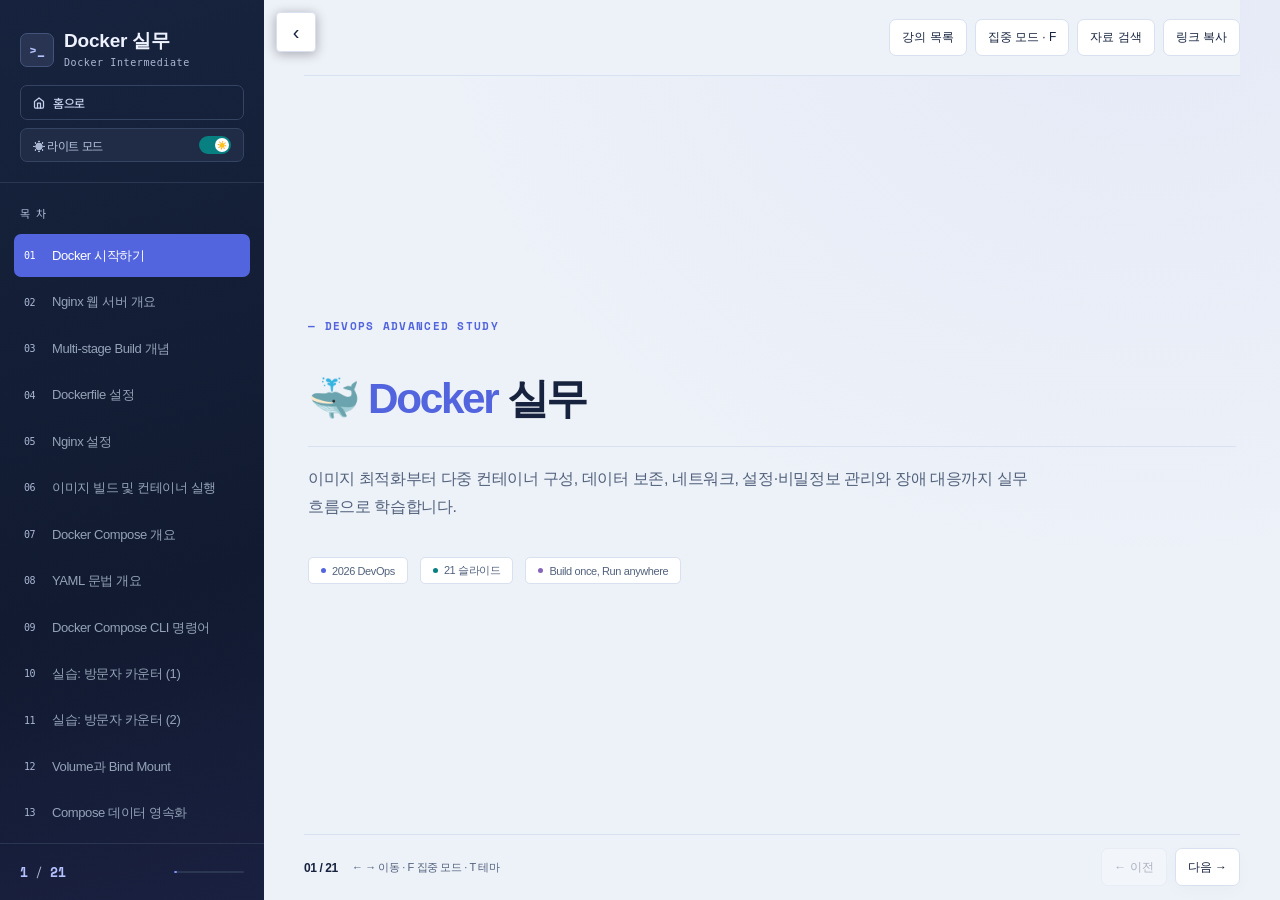
<file: lecture_note/docker-practice.html>
<!DOCTYPE html>
<html lang="ko">
<head>
<meta charset="UTF-8">
<meta name="viewport" content="width=device-width, initial-scale=1.0">
<title>Docker 실무: Build, Compose & Operations</title>
<link href="https://fonts.googleapis.com/css2?family=Noto+Sans+KR:wght@300;400;500;700;900&family=Space+Mono:wght@400;700&family=Google+Sans+Code:wght@400;500;600;700&display=swap" rel="stylesheet">
<style>
  :root {
    --bg: #0a0a0f;
    --sidebar-bg: #0f0f1a;
    --sidebar-w: 280px;
    --accent: #6ee7b7;
    --accent2: #818cf8;
    --accent3: #f472b6;
    --text: #e2e8f0;
    --text-muted: #94a3b8;
    --border: rgba(255,255,255,0.07);
    --slide-transition: 0.5s cubic-bezier(0.4,0,0.2,1);
    --card-bg: rgba(255,255,255,0.03);
    --card-hover-bg: rgba(255,255,255,0.055);
    --toc-hover: rgba(255,255,255,0.04);
    --toc-active: rgba(110,231,183,0.08);
    --stat-bg: rgba(255,255,255,0.025);
    --bar-track: rgba(255,255,255,0.05);
    --kbd-bg: rgba(255,255,255,0.06);
    --nav-bg: rgba(255,255,255,0.06);
    --shadow: none;
    --code-bg: #0d1117;
    --code-text: #e6edf3;
    --highlight-bg: rgba(110,231,183,0.05);
    --highlight-border: rgba(110,231,183,0.3);
    --table-header: rgba(255,255,255,0.05);
    --table-row-alt: rgba(255,255,255,0.02);
    --table-border: rgba(255,255,255,0.08);
  }

  html.light {
    --bg: #f5f5f0;
    --sidebar-bg: #eeeee8;
    --accent: #059669;
    --accent2: #4f46e5;
    --accent3: #db2777;
    --text: #1e293b;
    --text-muted: #475569;
    --border: rgba(0,0,0,0.09);
    --card-bg: rgba(255,255,255,0.7);
    --card-hover-bg: rgba(255,255,255,0.95);
    --toc-hover: rgba(0,0,0,0.04);
    --toc-active: rgba(5,150,105,0.08);
    --stat-bg: rgba(255,255,255,0.6);
    --bar-track: rgba(0,0,0,0.07);
    --kbd-bg: rgba(0,0,0,0.06);
    --nav-bg: rgba(255,255,255,0.7);
    --shadow: 0 2px 12px rgba(0,0,0,0.08);
    --code-bg: #1e2530;
    --code-text: #e6edf3;
    --highlight-bg: rgba(5,150,105,0.06);
    --highlight-border: rgba(5,150,105,0.3);
    --table-header: rgba(0,0,0,0.05);
    --table-row-alt: rgba(0,0,0,0.02);
    --table-border: rgba(0,0,0,0.1);
  }

  *, *::before, *::after {
    transition-property: background, background-color, border-color, color, box-shadow;
    transition-duration: 0.35s;
    transition-timing-function: ease;
  }
  .slide { transition: opacity var(--slide-transition), transform var(--slide-transition) !important; }

  * { margin: 0; padding: 0; box-sizing: border-box; }

  body {
    font-family: 'Noto Sans KR', sans-serif;
    background: var(--bg);
    color: var(--text);
    height: 100vh;
    overflow: hidden;
    display: flex;
  }

  /* ── SIDEBAR ── */
  #sidebar {
    width: var(--sidebar-w);
    min-width: var(--sidebar-w);
    height: 100vh;
    background: var(--sidebar-bg);
    border-right: 1px solid var(--border);
    display: flex;
    flex-direction: column;
    position: relative;
    z-index: 10;
  }

  .sidebar-header {
    padding: 24px 20px 16px;
    border-bottom: 1px solid var(--border);
  }

  .sidebar-brand {
    display: flex;
    align-items: center;
    gap: 10px;
    margin-bottom: 14px;
  }

  .brand-icon {
    width: 34px; height: 34px;
    background: linear-gradient(135deg, rgba(110,231,183,0.2), rgba(129,140,248,0.2));
    border: 1px solid rgba(110,231,183,0.3);
    border-radius: 8px;
    display: flex; align-items: center; justify-content: center;
    font-size: 16px;
    flex-shrink: 0;
  }

  .brand-text {
    font-size: 15px;
    font-weight: 700;
    color: var(--text);
    letter-spacing: -0.01em;
  }
  .brand-sub {
    font-family: 'Space Mono', monospace;
    font-size: 11px;
    color: var(--text-muted);
    margin-top: 1px;
  }

  .home-btn {
    display: flex;
    align-items: center;
    gap: 8px;
    background: rgba(110,231,183,0.07);
    border: 1px solid rgba(110,231,183,0.18);
    border-radius: 8px;
    padding: 8px 12px;
    color: var(--accent);
    font-family: 'Noto Sans KR', sans-serif;
    font-size: 16px;
    font-weight: 500;
    cursor: pointer;
    width: 100%;
    text-decoration: none;
    transition: all 0.2s;
    margin-bottom: 8px;
  }
  .home-btn:hover {
    background: rgba(110,231,183,0.14);
    border-color: rgba(110,231,183,0.35);
    transform: translateX(2px);
  }

  .theme-toggle {
    display: flex;
    align-items: center;
    justify-content: space-between;
    padding: 7px 12px;
    background: var(--card-bg);
    border: 1px solid var(--border);
    border-radius: 8px;
    cursor: pointer;
    user-select: none;
  }
  .theme-toggle:hover { background: var(--toc-hover); }
  .theme-label {
    font-size: 16px;
    color: var(--text-muted);
    font-family: 'Noto Sans KR', sans-serif;
  }
  .toggle-track {
    width: 32px; height: 18px;
    border-radius: 9px;
    background: var(--accent2);
    position: relative;
    transition: background 0.3s;
    flex-shrink: 0;
  }
  html.light .toggle-track { background: #f59e0b; }
  .toggle-thumb {
    position: absolute;
    top: 2px; left: 2px;
    width: 14px; height: 14px;
    border-radius: 50%;
    background: #fff;
    transition: transform 0.3s cubic-bezier(0.4,0,0.2,1);
    font-size: 8px;
    display: flex; align-items: center; justify-content: center;
  }
  html.light .toggle-thumb { transform: translateX(14px); }

  .toc-label {
    padding: 20px 20px 10px;
    font-size: 16px;
    font-family: 'Noto Sans KR', sans-serif;
    color: var(--text-muted);
    letter-spacing: 0.15em;
    text-transform: uppercase;
  }

  .toc-label { width: 100%; display: flex; align-items: center; justify-content: space-between; background: transparent; border: 0; cursor: pointer; text-align: left; }
  .toc-label:hover { color: var(--text); }
  .toc-toggle-icon { font-size: 14px; transition: transform 0.2s ease; }
  .toc-label[aria-expanded="false"] .toc-toggle-icon { transform: rotate(180deg); }
  .toc-list.toc-collapsed { display: none; }

  .toc-list {
    flex: 1;
    overflow-y: auto;
    padding: 0 10px 16px;
    scrollbar-width: thin;
    scrollbar-color: var(--border) transparent;
  }

  .toc-item {
    display: flex;
    align-items: center;
    gap: 8px;
    padding: 7px 10px;
    border-radius: 6px;
    cursor: pointer;
    transition: all 0.2s;
    margin-bottom: 1px;
    position: relative;
  }
  .toc-item:hover { background: var(--toc-hover); }
  .toc-item.active { background: var(--toc-active); }
  .toc-item.active::before {
    content: '';
    position: absolute;
    left: 0; top: 50%;
    transform: translateY(-50%);
    width: 2px; height: 55%;
    background: var(--accent);
    border-radius: 0 2px 2px 0;
  }

  .toc-num {
    font-family: 'Space Mono', monospace;
    font-size: 14px;
    color: var(--text-muted);
    min-width: 22px;
    transition: color 0.2s;
  }
  .toc-item.active .toc-num { color: var(--accent); }

  .toc-text {
    font-size: 15px;
    color: #94a3b8;
    line-height: 1.35;
    transition: color 0.2s;
  }
  .toc-item.active .toc-text,
  .toc-item:hover .toc-text { color: var(--text); }

  .toc-dot {
    width: 5px; height: 5px;
    border-radius: 50%;
    background: var(--text-muted);
    margin-left: auto;
    flex-shrink: 0;
    transition: background 0.2s;
  }
  .toc-item.active .toc-dot { background: var(--accent); box-shadow: 0 0 5px var(--accent); }

  .sidebar-footer {
    padding: 12px 20px;
    border-top: 1px solid var(--border);
    display: flex;
    align-items: center;
    justify-content: space-between;
  }
  .slide-counter {
    font-family: 'Space Mono', monospace;
    font-size: 13px;
    color: var(--text-muted);
  }
  .slide-counter span { color: var(--accent); font-weight: 700; }

  .progress-bar {
    width: 70px; height: 2px;
    background: var(--border);
    border-radius: 1px;
    overflow: hidden;
  }
  .progress-fill {
    height: 100%;
    background: linear-gradient(90deg, var(--accent), var(--accent2));
    border-radius: 1px;
    transition: width 0.4s ease !important;
  }

  /* ── MAIN ── */
  #main {
    flex: 1;
    height: 100vh;
    position: relative;
    overflow: hidden;
  }

  .slide {
    position: absolute;
    inset: 0;
    padding: 52px 68px;
    display: flex;
    flex-direction: column;
    justify-content: flex-start;
    opacity: 0;
    transform: translateY(28px);
    transition: opacity var(--slide-transition), transform var(--slide-transition);
    pointer-events: none;
    overflow-y: auto;
    scrollbar-width: thin;
    scrollbar-color: var(--border) transparent;
  }
  .slide.active {
    opacity: 1;
    transform: translateY(0);
    pointer-events: all;
  }
  .slide.exit {
    opacity: 0;
    transform: translateY(-28px);
  }

  /* ── SLIDE: HOME ── */
  .slide-home {
    background: radial-gradient(ellipse at 25% 50%, rgba(110,231,183,0.06) 0%, transparent 55%),
                radial-gradient(ellipse at 78% 18%, rgba(129,140,248,0.08) 0%, transparent 50%),
                var(--bg);
    justify-content: center;
  }

  .slide-home .eyebrow {
    font-family: 'Space Mono', monospace;
    font-size: 14px;
    color: var(--accent);
    letter-spacing: 0.2em;
    text-transform: uppercase;
    margin-bottom: 18px;
    opacity: 0;
    animation: fadeUp 0.6s 0.2s forwards;
  }

  .slide-home h1 {
    font-size: clamp(34px, 4.5vw, 60px);
    font-weight: 900;
    line-height: 1.1;
    letter-spacing: -0.025em;
    margin-bottom: 20px;
    opacity: 0;
    animation: fadeUp 0.6s 0.35s forwards;
  }

  .slide-home h1 em {
    font-style: normal;
    background: linear-gradient(135deg, var(--accent) 0%, var(--accent2) 100%);
    -webkit-background-clip: text;
    -webkit-text-fill-color: transparent;
    background-clip: text;
  }

  .slide-home p.subtitle {
    font-size: 18px;
    color: #94a3b8;
    max-width: 600px;
    line-height: 1.75;
    margin-bottom: 36px;
    font-weight: 300;
    opacity: 0;
    animation: fadeUp 0.6s 0.5s forwards;
  }

  .meta-row {
    display: flex;
    gap: 12px;
    flex-wrap: wrap;
    opacity: 0;
    animation: fadeUp 0.6s 0.65s forwards;
  }

  .meta-chip {
    display: flex;
    align-items: center;
    gap: 6px;
    padding: 5px 12px;
    border: 1px solid var(--border);
    border-radius: 100px;
    font-size: 16px;
    color: var(--text-muted);
  }
  .meta-chip .dot {
    width: 5px; height: 5px;
    border-radius: 50%;
    background: var(--accent);
  }

  /* ── SLIDE: COMMON ── */
  .slide-label {
    font-family: 'Space Mono', monospace;
    font-size: 14px;
    color: var(--accent2);
    letter-spacing: 0.2em;
    text-transform: uppercase;
    margin-bottom: 14px;
  }

  .slide h1 {
    font-size: clamp(26px, 3vw, 42px);
    font-weight: 900;
    letter-spacing: -0.025em;
    line-height: 1.15;
    margin-bottom: 28px;
    border-bottom: 1px solid var(--border);
    padding-bottom: 20px;
  }

  .slide h2 {
    font-size: 24px;
    font-weight: 700;
    margin-top: 28px;
    margin-bottom: 12px;
    color: var(--text);
    letter-spacing: -0.01em;
  }

  .slide h2::before {
    content: '';
    display: inline-block;
    width: 3px;
    height: 18px;
    background: var(--accent2);
    margin-right: 10px;
    border-radius: 2px;
    vertical-align: middle;
    position: relative;
    top: -1px;
  }

  .slide p + h2 {
    margin-top: 16px;
  }

  .slide h3 {
    font-size: 20px;
    font-weight: 600;
    margin-top: 20px;
    margin-bottom: 10px;
    color: var(--accent);
  }

  .slide p {
    font-size: 18px;
    line-height: 1.8;
    color: #94a3b8;
    margin-bottom: 14px;
  }
  html.light .slide p { color: #475569; }

  .slide ul, .slide ol {
    margin-left: 20px;
    margin-bottom: 18px;
  }

  .slide li {
    font-size: 18px;
    line-height: 1.75;
    color: #94a3b8;
    margin-bottom: 8px;
  }
  html.light .slide li { color: #475569; }

  /* ── CODE BLOCK ── */
  .code-block {
    background: var(--code-bg);
    color: var(--code-text);
    padding: 18px 20px;
    border-radius: 10px;
    margin: 14px 0;
    font-family: 'Google Sans Code', monospace;
    font-size: 18px;
    line-height: 1.65;
    white-space: pre-wrap;
    word-break: break-all;
    overflow-wrap: break-word;
    border: 1px solid rgba(255,255,255,0.06);
    position: relative;
    overflow: visible;
    flex-shrink: 0;
    overflow-x: hidden;
  }
  .code-block::before {
    content: '';
    position: absolute;
    top: 0; left: 0; right: 0;
    height: 1px;
    background: linear-gradient(90deg, var(--accent), var(--accent2), transparent);
    border-radius: 10px 10px 0 0;
    opacity: 0.4;
  }
  .code-comment { color: #6e7681; }
  .code-cmd { color: var(--accent); font-weight: 700; }
  .code-flag { color: var(--accent2); }
  .code-str { color: #a5d6ff; }

  /* ── HIGHLIGHT BOX ── */
  .highlight-box {
    background: var(--highlight-bg);
    border-left: 3px solid var(--accent);
    padding: 18px 20px;
    margin: 16px 0;
    border-radius: 0 10px 10px 0;
    border: 1px solid var(--border);
  }

  .warning-box {
    background: rgba(245, 158, 11, 0.05);
    border-left: 3px solid #f59e0b;
    padding: 18px 20px;
    margin: 16px 0;
    border-radius: 0 10px 10px 0;
    border: 1px solid var(--border);
  }

  /* ── NAV ARROWS ── */
  .nav-arrows {
    position: fixed;
    bottom: 28px;
    right: 36px;
    display: flex;
    gap: 8px;
    z-index: 100;
  }
  .nav-btn {
    width: 40px; height: 40px;
    border-radius: 50%;
    background: var(--nav-bg);
    border: 1px solid var(--border);
    color: var(--text);
    cursor: pointer;
    display: flex; align-items: center; justify-content: center;
    transition: all 0.2s;
    font-size: 14px;
    box-shadow: var(--shadow);
  }
  .nav-btn:hover {
    background: rgba(110,231,183,0.1);
    border-color: var(--accent);
    color: var(--accent);
  }
  .nav-btn:disabled { opacity: 0.3; cursor: default; pointer-events: none; }

  .key-hint {
    position: fixed;
    top: 20px; right: 24px;
    font-family: 'Noto Sans KR', sans-serif;
    font-size: 16px;
    color: var(--text-muted);
    display: flex; align-items: center; gap: 5px;
  }
  .key-hint kbd {
    padding: 1px 5px;
    background: var(--kbd-bg);
    border: 1px solid var(--border);
    border-radius: 4px;
    font-family: 'Space Mono', monospace;
    font-size: 16px;
  }

  @keyframes fadeUp {
    from { opacity: 0; transform: translateY(20px); }
    to   { opacity: 1; transform: translateY(0); }
  }

  ::-webkit-scrollbar { width: 4px; }
  ::-webkit-scrollbar-track { background: transparent; }
  ::-webkit-scrollbar-thumb { background: var(--border); border-radius: 2px; }

  /* ── TABLE ── */
  .slide table {
    width: 100%;
    border-collapse: collapse;
    margin: 16px 0;
    font-size: 16px;
  }
  .slide th {
    background: var(--table-header);
    color: var(--accent);
    padding: 10px 14px;
    text-align: left;
    font-weight: 700;
    border-bottom: 1px solid var(--table-border);
    font-family: 'Space Mono', monospace;
    font-size: 14px;
    letter-spacing: 0.05em;
  }
  .slide td {
    padding: 9px 14px;
    border-bottom: 1px solid var(--table-border);
    color: #94a3b8;
    vertical-align: top;
    line-height: 1.6;
  }
  html.light .slide td { color: #475569; }
  .slide tr:nth-child(even) td { background: var(--table-row-alt); }
  .slide tr:hover td { background: var(--toc-hover); }

  /* ── KEYWORD ── */
  .keyword {
    background: rgba(110,231,183,0.12);
    color: var(--accent);
    padding: 1px 6px;
    border-radius: 4px;
    font-weight: 600;
    font-size: 0.95em;
    border: 1px solid rgba(110,231,183,0.2);
  }

  /* ── CODE BLOCK ENHANCEMENTS ── */
  .code-block-container {
    position: relative;
    margin: 14px 0;
    overflow: visible;
  }
  .code-block {
    margin: 0 !important;
    padding-top: 36px !important;
    position: relative;
    overflow: hidden;
  }
  .code-lang-tag {
    position: absolute;
    top: 0;
    left: 0;
    background: var(--accent2);
    color: #fff;
    font-family: 'Space Mono', monospace;
    font-size: 11px;
    font-weight: 700;
    padding: 3px 10px;
    border-radius: 9px 0 8px 0;
    text-transform: uppercase;
    letter-spacing: 0.05em;
    z-index: 5;
    pointer-events: none;
    box-shadow: 2px 2px 5px rgba(0,0,0,0.1);
  }
  .copy-btn {
    position: absolute;
    top: 6px;
    right: 8px;
    background: rgba(255,255,255,0.08);
    border: 1px solid rgba(255,255,255,0.15);
    color: var(--text-muted);
    border-radius: 6px;
    padding: 5px 10px;
    font-size: 12px;
    cursor: pointer;
    transition: all 0.2s;
    z-index: 10;
    display: flex;
    align-items: center;
    gap: 6px;
    font-family: 'Noto Sans KR', sans-serif;
  }
  .copy-btn:hover {
    background: rgba(110,231,183,0.15);
    color: var(--accent);
    border-color: var(--accent);
  }
  .copy-btn.copied {
    background: rgba(110,231,183,0.2);
    color: var(--accent);
    border-color: var(--accent);
  }
  html.light .copy-btn {
    background: rgba(0,0,0,0.04);
    border-color: rgba(0,0,0,0.1);
  }
  html.light .copy-btn:hover {
    background: rgba(5,150,105,0.1);
  }

  /* ── SPLIT LAYOUT (2 COLUMNS) ── */
  .split-layout {
    display: flex;
    gap: 30px;
    margin-top: 20px;
    align-items: flex-start;
  }
  .split-layout > div {
    flex: 1;
  }

  @media (max-width: 768px) {
    .split-layout {
      flex-direction: column;
    }
  }

  /* ── STACK LAYOUT (1 COLUMN) ── */
  .stack-layout {
    display: flex;
    flex-direction: column;
    gap: 30px;
    margin-top: 20px;
  }

  /* ── MOBILE ── */
  .menu-toggle {
    display: flex;
    position: fixed;
    top: 12px; left: calc(var(--sidebar-w) + 12px);
    z-index: 300;
    width: 40px; height: 40px;
    border-radius: 8px;
    background: var(--card-bg);
    border: 1px solid var(--border);
    color: var(--text);
    cursor: pointer;
    font-size: 20px;
    align-items: center; justify-content: center;
    box-shadow: 0 2px 12px rgba(0,0,0,0.3);
    backdrop-filter: blur(8px);
  }
  @media (min-width: 769px) {
    body.sidebar-collapsed #sidebar {
      width: 0;
      min-width: 0;
      overflow: hidden;
      border-right: 0;
    }
    body.sidebar-collapsed .menu-toggle { left: 12px; }
    #sidebar, .menu-toggle { transition: width 0.3s ease, min-width 0.3s ease, left 0.3s ease; }
  }
  .sidebar-overlay {
    display: none;
    position: fixed;
    inset: 0;
    background: rgba(0,0,0,0.5);
    z-index: 150;
  }
  @media (max-width: 768px) {
    .menu-toggle { display: flex; left: 12px; }
    #sidebar {
      position: fixed;
      left: 0; top: 0;
      height: 100vh;
      transform: translateX(-100%);
      transition: transform 0.3s ease !important;
      z-index: 200;
      box-shadow: 4px 0 20px rgba(0,0,0,0.4);
    }
    body.sidebar-open #sidebar { transform: translateX(0); }
    body.sidebar-open .sidebar-overlay { display: block; }
    .slide { padding: 56px 20px 80px; }
    .nav-arrows { right: 16px; bottom: 16px; }
    .key-hint { display: none; }
  }
  @media (max-width: 480px) {
    .slide { padding: 56px 14px 80px; }
    .slide h2 { font-size: 22px !important; }
    .nav-btn { width: 44px; height: 44px; font-size: 16px; }
  }
</style>
<script defer src="../assets/analytics-config.js"></script>
<script defer src="../assets/analytics.js"></script>
<link rel="stylesheet" href="../assets/devops-design.css">
<link rel="icon" type="image/svg+xml" href="../assets/favicon.svg">
<link rel="stylesheet" href="../assets/kobong-presentation.css">
<script defer src="../assets/kobong-presentation.js"></script>
<link rel="stylesheet" href="../assets/lecture-search.css">
<script type="module" src="../assets/lecture-search.js"></script>
</head>
<body>

<button class="menu-toggle" onclick="toggleSidebar()" aria-label="좌측 패널 접기" aria-controls="sidebar" aria-expanded="true">‹</button>
<div class="sidebar-overlay" onclick="toggleSidebar()"></div>

<nav id="sidebar">
  <div class="sidebar-header">
    <div class="sidebar-brand">
      <div class="brand-icon">&gt;_</div>
      <div>
        <div class="brand-text">Docker 실무</div>
        <div class="brand-sub">Docker Intermediate</div>
      </div>
    </div>
    <a class="home-btn" href="../" title="홈으로">
      <svg width="12" height="12" viewBox="0 0 24 24" fill="none" stroke="currentColor" stroke-width="2.5" stroke-linecap="round" stroke-linejoin="round">
        <path d="M3 9l9-7 9 7v11a2 2 0 0 1-2 2H5a2 2 0 0 1-2-2z"/><polyline points="9 22 9 12 15 12 15 22"/>
      </svg>
      홈으로
    </a>
    <div class="theme-toggle" onclick="toggleTheme()">
      <span class="theme-label" id="themeLabel">🌙 다크 모드</span>
      <div class="toggle-track"><div class="toggle-thumb">🌙</div></div>
    </div>
  </div>

  <div class="toc-label">목 차</div>
  <div class="toc-list" id="tocList"></div>

  <div class="sidebar-footer">
    <div class="slide-counter"><span id="curNum">1</span> / <span id="totNum">1</span></div>
    <div class="progress-bar"><div class="progress-fill" id="progressFill"></div></div>
  </div>
</nav>

<main id="main">
  <!-- 0. HOME -->
  <section class="slide slide-home" data-title="Docker 시작하기">
    <div class="eyebrow">— DevOps Advanced Study</div>
    <h1>🐳 <em>Docker</em> 실무</h1>
    <p class="subtitle">이미지 최적화부터 다중 컨테이너 구성, 데이터 보존, 네트워크, 설정·비밀정보 관리와 장애 대응까지 실무 흐름으로 학습합니다.</p>
    <div class="meta-row">
      <div class="meta-chip"><span class="dot"></span> 2026 DevOps</div>
      <div class="meta-chip"><span class="dot" style="background:var(--accent2)"></span> 21 슬라이드</div>
      <div class="meta-chip"><span class="dot" style="background:var(--accent3)"></span> Build once, Run anywhere</div>
    </div>
  </section>

  <!-- 1. Nginx란? -->
  <section class="slide" data-title="Nginx 웹 서버 개요">
    <div class="slide-label">01 — Nginx 웹 서버 개요</div>
    <h1><span class="emoji">🟢</span>Nginx란?</h1>

    <div class="split-layout">
      <!-- Left Column -->
      <div>
        <h2>Nginx (Engine-X)</h2>
        <p><span class="keyword">Nginx</span>는 가볍고 성능이 뛰어난 <strong>웹 서버(Web Server)</strong>이자 <strong>리버스 프록시(Reverse Proxy)</strong>입니다.</p>

        <div class="highlight-box">
          <h3>🌟 주요 특징</h3>
          <ul>
            <li><strong>비동기 이벤트 기반 구조</strong>: 적은 메모리로 많은 동시 접속 처리가 가능합니다.</li>
            <li><strong>리버스 프록시</strong>: 클라이언트의 요청을 대신 받아 백엔드 서버로 전달합니다.</li>
            <li><strong>정적 파일 서빙</strong>: HTML, CSS, 이미지 등을 매우 빠르게 제공합니다.</li>
          </ul>
        </div>
      </div>

      <!-- Right Column -->
      <div>
        <div class="highlight-box" style="margin-top: 0;">
          <h3 style="margin-top: 0;">📚 용어 정리</h3>
          <div>
            <p><strong>1. 비동기 (Asynchronous)</strong></p>
            <ul>
              <li><strong>동기(Sync)</strong>: 이전 작업이 완료될 때까지 다음 작업이 대기하는 방식입니다.</li>
              <li><strong>비동기(Async)</strong>: 이전 작업의 완료 여부와 상관없이 다음 작업을 동시에 진행하는 방식입니다.</li>
            </ul>
            <p><strong>2. 프록시 / 리버스 프록시 (Reverse Proxy)</strong></p>
            <ul>
              <li><strong>포워드 프록시</strong>: 클라이언트 앞에 위치하여, 클라이언트를 대신해 외부 서버에 요청을 보냅니다.</li>
              <li><strong>리버스 프록시</strong>: 서버 앞에 위치하여, 외부 요청을 받아 내부 백엔드 서버로 전달합니다.</li>
            </ul>
            <p><strong>3. 로드밸런싱 (Load Balancing)</strong></p>
            <p style="margin-bottom: 0;">들어오는 트래픽을 여러 서버에 <strong>균등하게 분산</strong>시켜 특정 서버의 과부하를 방지하는 기술입니다.</p>
          </div>
        </div>
      </div>
    </div>
  </section>

  <!-- 2. Multi-stage Build란? -->
  <section class="slide" data-title="Multi-stage Build 개념">
    <div class="slide-label">02 — Multi-stage Build 개념</div>
    <h1>🏗️ Multi-stage Build란?</h1>
    <p>하나의 Dockerfile 안에서 여러 개의 <code>FROM</code> 구문을 사용하여 빌드 단계(Stage)를 나누는 기법입니다.</p>

    <!-- 개념 다이어그램 -->
    <style>
      .diag-container { display: flex; gap: 0; align-items: stretch; margin: 18px 0 14px; font-family: 'Noto Sans KR', sans-serif; font-size: 15px; }
      .diag-box-fail { flex: 1; border: 1px solid var(--diag-warn-border, rgba(245,158,11,0.35)); border-radius: 10px; padding: 14px 16px; background: var(--diag-warn-bg, rgba(245,158,11,0.04)); }
      .diag-title-fail { color: var(--diag-warn, #f59e0b); font-weight: 700; font-size: 15px; letter-spacing: 0.12em; margin-bottom: 10px; }
      .diag-item-fail { background: var(--diag-warn-item-bg, rgba(245,158,11,0.12)); border: 1px solid var(--diag-warn-item-border, rgba(245,158,11,0.25)); border-radius: 6px; padding: 7px 10px; color: var(--diag-warn-item, #fbbf24); font-size: 14px; }
      .diag-item-fail-high { background: var(--diag-warn-item-bg-high, rgba(245,158,11,0.2)); border: 1px solid var(--diag-warn-item-border-high, rgba(245,158,11,0.4)); border-radius: 6px; padding: 7px 10px; color: var(--diag-warn, #f59e0b); font-weight: 700; font-size: 14px; }
      .diag-footer-fail { margin-top: 10px; text-align: center; color: var(--diag-warn, #f59e0b); font-size: 14px; }

      .diag-arrow { display: flex; align-items: center; padding: 0 14px; color: var(--accent); font-size: 20px; flex-shrink: 0; }

      .diag-box-success { flex: 1.6; border: 1px solid rgba(110,231,183,0.3); border-radius: 10px; padding: 14px 16px; background: rgba(110,231,183,0.03); }
      .diag-title-success { color: var(--accent); font-weight: 700; font-size: 15px; letter-spacing: 0.12em; margin-bottom: 10px; }
      
      .diag-stage { flex: 1; border-radius: 8px; padding: 10px 12px; }
      .diag-stage1 { border: 1px solid rgba(129,140,248,0.3); background: rgba(129,140,248,0.05); }
      .diag-title-st1 { color: var(--accent2); font-size: 14px; font-weight: 700; margin-bottom: 8px; letter-spacing: 0.08em; }
      .diag-item-st1 { background: rgba(129,140,248,0.1); border-radius: 4px; padding: 5px 8px; color: var(--diag-st1-item, #a5b4fc); font-size: 14px; }
      
      .diag-stage2 { border: 1px solid rgba(110,231,183,0.3); background: rgba(110,231,183,0.05); }
      .diag-title-st2 { color: var(--accent); font-size: 14px; font-weight: 700; margin-bottom: 8px; letter-spacing: 0.08em; }
      .diag-item-st2 { background: rgba(110,231,183,0.1); border-radius: 4px; padding: 5px 8px; color: var(--diag-st2-item, #6ee7b7); font-size: 14px; }

      .diag-item-high { background: rgba(110,231,183,0.15); border: 1px solid rgba(110,231,183,0.3); border-radius: 4px; padding: 5px 8px; color: var(--accent); font-size: 14px; font-weight: 700; }
      .diag-footer-st2 { margin-top: 10px; text-align: center; color: var(--accent); font-size: 14px; font-weight: 700; }
      
      .diag-copy-arrow { display: flex; flex-direction: column; align-items: center; justify-content: center; padding-top: 40px; color: var(--accent); flex-shrink: 0; gap: 3px; }
      .diag-copy-text { font-size: 14px; color: var(--text-muted); }

      html.light .diag-container {
        --diag-warn: #d97706;
        --diag-warn-bg: rgba(217,119,6,0.04);
        --diag-warn-border: rgba(217,119,6,0.35);
        --diag-warn-item: #b45309;
        --diag-warn-item-bg: rgba(217,119,6,0.12);
        --diag-warn-item-border: rgba(217,119,6,0.25);
        --diag-warn-item-bg-high: rgba(217,119,6,0.2);
        --diag-warn-item-border-high: rgba(217,119,6,0.4);
        --diag-st1-item: #4338ca;
        --diag-st2-item: #047857;
      }
    </style>
    <div class="diag-container">
      <!-- 일반 빌드 -->
      <div class="diag-box-fail">
        <div class="diag-title-fail">❌ 일반 빌드 (Single-stage)</div>
        <div style="display: flex; flex-direction: column; gap: 6px;">
          <div class="diag-item-fail">📦 Node.js SDK + 컴파일러</div>
          <div class="diag-item-fail">📄 소스 코드 전체</div>
          <div class="diag-item-fail">📁 node_modules (수백 MB)</div>
          <div class="diag-item-fail-high">🗂️ dist/ (실제 필요한 결과물)</div>
        </div>
        <div class="diag-footer-fail">최종 이미지 ≈ 수백 MB</div>
      </div>

      <!-- 화살표 -->
      <div class="diag-arrow">→</div>

      <!-- Multi-stage 빌드 -->
      <div class="diag-box-success">
        <div class="diag-title-success">✅ Multi-stage Build</div>
        <div style="display: flex; gap: 10px; align-items: flex-start;">
          <!-- Stage 1 -->
          <div class="diag-stage diag-stage1">
            <div class="diag-title-st1">STAGE 1: builder</div>
            <div style="display: flex; flex-direction: column; gap: 5px;">
              <div class="diag-item-st1">📦 Node.js SDK</div>
              <div class="diag-item-st1">📄 소스 코드</div>
              <div class="diag-item-st1">📁 node_modules</div>
              <div class="diag-item-high">🗂️ dist/ ← 생성</div>
            </div>
          </div>

          <!-- 복사 화살표 -->
          <div class="diag-copy-arrow">
            <span class="diag-copy-text">COPY</span>
            <span style="font-size: 16px;">→</span>
            <span class="diag-copy-text">dist/만</span>
          </div>

          <!-- Stage 2 -->
          <div class="diag-stage diag-stage2">
            <div class="diag-title-st2">STAGE 2: production</div>
            <div style="display: flex; flex-direction: column; gap: 5px;">
              <div class="diag-item-st2">🟢 nginx:alpine</div>
              <div class="diag-item-high">🗂️ dist/ ← 복사됨</div>
            </div>
            <div class="diag-footer-st2">최종 이미지 ≈ 수십 MB</div>
          </div>
        </div>
      </div>
    </div>

    <!-- 핵심 메커니즘 설명 -->
    <div style="display: flex; gap: 12px; margin-bottom: 12px;">
      <div style="flex: 1; background: var(--card-bg); border: 1px solid var(--border); border-radius: 8px; padding: 13px 15px;">
        <div style="color: var(--accent2); font-weight: 700; font-size: 14px; margin-bottom: 6px;">① FROM … AS &lt;name&gt;</div>
        <div style="color: #94a3b8; font-size: 15px; line-height: 1.6;">각 Stage에 이름을 붙여 구분합니다. 하나의 Dockerfile에 <code>FROM</code>이 여러 번 등장할 수 있습니다.</div>
      </div>
      <div style="flex: 1; background: var(--card-bg); border: 1px solid var(--border); border-radius: 8px; padding: 13px 15px;">
        <div style="color: var(--accent2); font-weight: 700; font-size: 14px; margin-bottom: 6px;">② COPY --from=&lt;name&gt;</div>
        <div style="color: #94a3b8; font-size: 15px; line-height: 1.6;">이전 Stage의 파일시스템에서 필요한 파일만 선택적으로 복사합니다. 나머지는 최종 이미지에 포함되지 않습니다.</div>
      </div>
      <div style="flex: 1; background: var(--card-bg); border: 1px solid var(--border); border-radius: 8px; padding: 13px 15px;">
        <div style="color: var(--accent2); font-weight: 700; font-size: 14px; margin-bottom: 6px;">③ 마지막 FROM이 최종</div>
        <div style="color: #94a3b8; font-size: 15px; line-height: 1.6;">가장 마지막 <code>FROM</code> 구문의 Stage만 실제 배포 이미지로 생성됩니다. 앞선 Stage는 중간 작업 공간입니다.</div>
      </div>
    </div>

    <div class="highlight-box">
      <h3>🚀 왜 사용하는가?</h3>
      <ul>
        <li><strong>이미지 크기 최소화:</strong> 빌드에만 필요한 도구(SDK, 컴파일러 등)를 최종 이미지에서 제외합니다.</li>
        <li><strong>보안 강화:</strong> 소스 코드나 불필요한 바이너리를 배포 이미지에 포함하지 않아 공격 표면을 줄입니다.</li>
        <li><strong>캐싱 최적화:</strong> 단계별로 레이어를 나누어 빌드 속도를 향상시킬 수 있습니다.</li>
      </ul>
    </div>

    <div class="warning-box">
      <p>💡 <strong>비교:</strong> 일반 빌드 방식은 "빌드 도구 + 소스 + 결과물"이 모두 포함되어 수백 MB가 넘어가지만, Multi-stage는 "결과물"만 담아 수십 MB로 줄일 수 있습니다.</p>
    </div>
  </section>

  <!-- 3. Dockerfile 설정 -->
  <section class="slide" data-title="Dockerfile 설정">
    <div class="slide-label">03 — Dockerfile 설정</div>
    <h1>💻 Multi-stage 예제 (Dockerfile)</h1>
    <p><code>npm ci</code>를 활용하여 의존성을 설치하고, 빌드된 결과물(<code>dist</code>)만 Nginx 이미지로 복사합니다.</p>

    <h2>Dockerfile</h2>
    <div class="code-block" style="margin-top: 8px; position: relative;">
<span class="code-comment"># Stage 1: Build Stage</span>
<span class="code-cmd">FROM</span> node:22-alpine <span class="code-cmd">AS</span> <span class="code-flag">builder</span>

<span class="code-cmd">WORKDIR</span> /app

<span class="code-cmd">COPY</span> package*.json ./
<span class="code-cmd">RUN</span> npm ci

<span class="code-cmd">COPY</span> . .

<span class="code-cmd">RUN</span> npm run build


<span class="code-comment"># Stage 2: Production Stage</span>
<span class="code-cmd">FROM</span> nginx:alpine <span class="code-cmd">AS</span> <span class="code-flag">production</span>

<span class="code-cmd">COPY</span> nginx.conf /etc/nginx/conf.d/default.conf
<span class="code-cmd">COPY --from=</span><span class="code-flag">builder</span> /app/dist /usr/share/nginx/html

<span class="code-cmd">EXPOSE</span> 80

<span class="code-cmd">CMD</span> ["nginx", "-g", "daemon off;"]
    </div>

    <!-- 명령어 설명 카드 -->
    <div style="display: flex; flex-direction: column; gap: 8px; margin-top: 12px;">
      <div style="background: var(--card-bg); border: 1px solid var(--border); border-radius: 8px; padding: 11px 14px; display: flex; gap: 10px; align-items: flex-start;">
        <span style="font-family:'Space Mono',monospace; font-size:18px; color:var(--accent); background:var(--highlight-bg); border:1px solid var(--highlight-border); border-radius:5px; padding:2px 8px; white-space:nowrap; flex-shrink:0;">npm install</span>
        <span style="font-size:18px; color:var(--text-muted); line-height:1.5;">매번 최신 버전을 조회해 설치. 버전이 달라질 수 있어 <strong style="color:var(--accent3);">재현성이 낮음</strong></span>
      </div>
      <div style="background: var(--highlight-bg); border: 1px solid var(--highlight-border); border-radius: 8px; padding: 11px 14px; display: flex; gap: 10px; align-items: flex-start;">
        <span style="font-family:'Space Mono',monospace; font-size:18px; color:var(--accent); background:var(--highlight-bg); border:1px solid var(--highlight-border); border-radius:5px; padding:2px 8px; white-space:nowrap; flex-shrink:0;">npm ci</span>
        <span style="font-size:18px; color:var(--text-muted); line-height:1.5;"><code>package-lock.json</code>을 기준으로 정확히 고정된 버전 설치. <strong style="color:var(--accent);">CI/CD 환경 권장</strong></span>
      </div>
      <div style="background: var(--card-bg); border: 1px solid var(--border); border-radius: 8px; padding: 11px 14px; display: flex; gap: 10px; align-items: flex-start;">
        <span style="font-family:'Space Mono',monospace; font-size:18px; color:var(--accent2); background:rgba(129,140,248,0.08); border:1px solid rgba(129,140,248,0.2); border-radius:5px; padding:2px 8px; white-space:nowrap; flex-shrink:0;">daemon off;</span>
        <span style="font-size:18px; color:var(--text-muted); line-height:1.5;">Nginx를 백그라운드 데몬이 아닌 <strong>포그라운드</strong>로 실행. PID 1이 유지되어야 컨테이너가 종료되지 않음</span>
      </div>
    </div>

    <div class="highlight-box" style="margin-top: 10px;">
      <h3>💡 레이어 캐싱 전략</h3>
      <p style="font-size:18px; margin-bottom:6px;"><code>package*.json</code>을 소스보다 <strong>먼저</strong> COPY하는 이유:</p>
      <ul style="font-size:18px; color:var(--text-muted);">
        <li>소스 코드는 자주 바뀌지만 <code>package.json</code>은 상대적으로 안정적</li>
        <li>소스만 변경됐을 때 <code>npm ci</code> 레이어를 <strong>캐시에서 재사용</strong> → 빌드 속도 향상</li>
      </ul>
    </div>

    <h2>.dockerignore</h2>
    <div class="code-block" style="margin-top: 8px;">
node_modules
dist
.git
.gitignore
.vscode
npm-debug.log*
README.md
    </div>
  </section>

  <!-- 4. Nginx 설정 -->
  <section class="slide" data-title="Nginx 설정">
    <div class="slide-label">04 — Nginx 설정</div>
    <h1>⚙️ 설정 파일 (Nginx)</h1>
    <p>SPA(Single Page Application) 라우팅을 위한 Nginx 설정입니다.</p>

    <h2>nginx.conf</h2>
    <div class="code-block" style="margin-top: 8px;">
<span class="code-cmd">server</span> {
    <span class="code-cmd">listen</span> 80;
    <span class="code-cmd">server_name</span> localhost;

    <span class="code-cmd">root</span> /usr/share/nginx/html;
    <span class="code-cmd">index</span> index.html;

    <span class="code-cmd">location</span> / {
        <span class="code-cmd">try_files</span> $uri $uri/ /index.html;
    }
}
    </div>

    <!-- 각 지시어 설명 -->
    <div style="display: flex; flex-direction: column; gap: 7px; margin-top: 12px;">
      <div style="font-size: 18px; font-weight: 700; color: var(--text-muted); letter-spacing: 0.1em; margin-bottom: 2px;">지시어(Directive) 설명</div>
      <div style="background: var(--card-bg); border: 1px solid var(--border); border-radius: 8px; padding: 10px 13px; display: flex; gap: 10px; align-items: flex-start;">
        <code style="font-size:18px; color:var(--accent); flex-shrink:0; min-width:90px;">listen 80</code>
        <span style="font-size:18px; color:var(--text-muted); line-height:1.5;">HTTP 기본 포트. HTTPS는 <code>443</code> + SSL 설정 추가 필요</span>
      </div>
      <div style="background: var(--card-bg); border: 1px solid var(--border); border-radius: 8px; padding: 10px 13px; display: flex; gap: 10px; align-items: flex-start;">
        <code style="font-size:18px; color:var(--accent); flex-shrink:0; min-width:90px;">server_name</code>
        <span style="font-size:18px; color:var(--text-muted); line-height:1.5;">실제 운영 시 도메인명 입력 (<code>example.com</code>). 여러 도메인 공백으로 구분 가능</span>
      </div>
      <div style="background: var(--card-bg); border: 1px solid var(--border); border-radius: 8px; padding: 10px 13px; display: flex; gap: 10px; align-items: flex-start;">
        <code style="font-size:18px; color:var(--accent); flex-shrink:0; min-width:90px;">root</code>
        <span style="font-size:18px; color:var(--text-muted); line-height:1.5;">Dockerfile에서 <code>COPY --from=builder /app/dist</code>로 복사한 경로와 일치해야 함</span>
      </div>
      <div style="background: var(--card-bg); border: 1px solid var(--border); border-radius: 8px; padding: 10px 13px; display: flex; gap: 10px; align-items: flex-start;">
        <code style="font-size:18px; color:var(--accent); flex-shrink:0; min-width:90px;">location /</code>
        <span style="font-size:18px; color:var(--text-muted); line-height:1.5;">모든 URL 패턴을 이 블록에서 처리. API 서버가 있다면 <code>location /api</code> 블록으로 분리 가능</span>
      </div>
    </div>

    <div class="highlight-box" style="margin-top: 10px;">
      <h3>💡 Nginx SPA 설정</h3>
      <ul style="color:var(--text-muted);">
        <li><code>try_files</code>: 요청된 파일이 없으면 <code>/index.html</code>로 라우팅하여 Vue Router의 History 모드를 정상적으로 지원합니다.</li>
        <li>기본 포트 80으로 들어오는 모든 요청을 처리하며, <code>/usr/share/nginx/html</code>에서 정적 파일들을 서빙합니다.</li>
      </ul>
    </div>
  </section>

  <!-- 5. 이미지 빌드 및 컨테이너 실행 -->
  <section class="slide" data-title="이미지 빌드 및 컨테이너 실행">
    <div class="slide-label">05 — 이미지 빌드 및 컨테이너 실행</div>
    <h1>🚀 이미지 빌드 및 컨테이너 실행</h1>
    <p>Docker 이미지를 빌드하고 실행하여 Multi-stage 빌드의 결과물을 확인합니다.</p>

    <h2>1. 이미지 빌드</h2>
    <div class="code-block" style="margin-top: 8px;">
<span class="code-comment"># 이미지 빌드</span>
[devops@localhost ~]$ <span class="code-cmd">docker</span> build -t vue-multistage:1.0 .
<span style="color: var(--text-muted);">...
 => [production 3/3] COPY --from=builder /app/dist /usr/share/nginx/html
 => exporting to image
 => => naming to docker.io/library/vue-multistage:1.0</span>

<span class="code-comment"># 이미지 크기 확인 (~91.2MB)</span>
[devops@localhost ~]$ <span class="code-cmd">docker</span> images
<span style="color: var(--text-muted);">IMAGE                   ID             DISK USAGE   CONTENT SIZE
vue-multistage:1.0      d396442cd561       91.2MB           26MB</span>
    </div>

    <!-- 옵션 상세 설명 -->
    <div style="display: flex; flex-direction: column; gap: 7px; margin-top: 12px;">
      <div style="font-size: 18px; font-weight: 700; color: var(--text-muted); letter-spacing: 0.1em; margin-bottom: 2px;">docker build 옵션</div>
      <div style="background: var(--card-bg); border: 1px solid var(--border); border-radius: 8px; padding: 10px 13px; display: flex; gap: 10px; align-items: flex-start;">
        <code style="font-size:18px; color:var(--accent); flex-shrink:0; min-width:100px;">-t &lt;이름:태그&gt;</code>
        <span style="font-size:18px; color:var(--text-muted); line-height:1.5;"><code>vue-multistage</code>는 이미지 이름, <code>1.0</code>은 버전 태그. 생략 시 <code>latest</code>로 자동 지정</span>
      </div>
      <div style="background: var(--card-bg); border: 1px solid var(--border); border-radius: 8px; padding: 10px 13px; display: flex; gap: 10px; align-items: flex-start;">
        <code style="font-size:18px; color:var(--accent); flex-shrink:0; min-width:100px;">. (빌드 컨텍스트)</code>
        <span style="font-size:18px; color:var(--text-muted); line-height:1.5;">현재 디렉토리를 빌드 컨텍스트로 설정. <code>Dockerfile</code>과 복사할 파일들의 기준 경로가 됨</span>
      </div>
    </div>

    <h2>2. 컨테이너 실행</h2>
    <div class="code-block" style="margin-top: 8px;">
<span class="code-comment"># 컨테이너 백그라운드 실행</span>
[devops@localhost ~]$ <span class="code-cmd">docker</span> run -d -p 8000:80 --name=multistage-container vue-multistage:1.0

<span class="code-comment"># 프로세스 확인</span>
[devops@localhost ~]$ <span class="code-cmd">docker</span> ps
<span style="color: var(--text-muted);">CONTAINER ID   IMAGE                STATUS          PORTS                                     NAMES
155b60a86034   vue-multistage:1.0   Up 30 seconds   0.0.0.0:8000->80/tcp, [::]:8000->80/tcp   multistage-container</span>
    </div>

    <!-- run 옵션 상세 설명 -->
    <div style="display: flex; flex-direction: column; gap: 7px; margin-top: 12px;">
      <div style="font-size: 18px; font-weight: 700; color: var(--text-muted); letter-spacing: 0.1em; margin-bottom: 2px;">docker run 옵션</div>
      <div style="background: var(--card-bg); border: 1px solid var(--border); border-radius: 8px; padding: 10px 13px; display: flex; gap: 10px; align-items: flex-start;">
        <code style="font-size:18px; color:var(--accent); flex-shrink:0; min-width:60px;">-d</code>
        <span style="font-size:18px; color:var(--text-muted); line-height:1.5;"><strong>detached</strong> 모드. 컨테이너를 백그라운드에서 실행. 없으면 터미널이 컨테이너에 붙어 포그라운드로 실행됨</span>
      </div>
      <div style="background: var(--highlight-bg); border: 1px solid var(--highlight-border); border-radius: 8px; padding: 10px 13px; display: flex; gap: 10px; align-items: flex-start;">
        <code style="font-size:18px; color:var(--accent); flex-shrink:0; min-width:60px;">-p 8000:80</code>
        <span style="font-size:18px; color:var(--text-muted); line-height:1.5;"><strong>포트 포워딩.</strong> <code>호스트포트:컨테이너포트</code> 형식. 호스트의 8000 → 컨테이너 Nginx 80으로 연결</span>
      </div>
      <div style="background: var(--card-bg); border: 1px solid var(--border); border-radius: 8px; padding: 10px 13px; display: flex; gap: 10px; align-items: flex-start;">
        <code style="font-size:18px; color:var(--accent); flex-shrink:0; min-width:60px;">--name</code>
        <span style="font-size:18px; color:var(--text-muted); line-height:1.5;">컨테이너에 이름 부여. 생략 시 Docker가 무작위 이름 자동 생성. 이름으로 <code>stop/rm</code> 가능</span>
      </div>
    </div>

    <!-- 포트 포워딩 시각화 -->
    <div style="margin-top: 12px; background: var(--card-bg); border: 1px solid var(--border); border-radius: 10px; padding: 12px 16px;">
      <div style="font-size: 18px; font-weight: 700; color: var(--text-muted); margin-bottom: 10px; letter-spacing: 0.05em;">-p 8000:80 포트 포워딩 구조</div>
      <div style="display: flex; align-items: center; justify-content: center; gap: 8px; font-family: 'Space Mono', monospace; font-size: 18px;">
        <div style="background: rgba(244,114,182,0.1); border: 1px solid rgba(244,114,182,0.25); border-radius: 6px; padding: 7px 12px; color: var(--accent3); text-align:center;">
          🌐 브라우저<br><span style="font-size:18px;">localhost:8000</span>
        </div>
        <div style="color: var(--accent); font-size: 18px; flex-shrink:0;">→</div>
        <div style="background: var(--highlight-bg); border: 1px solid var(--highlight-border); border-radius: 6px; padding: 7px 12px; color: var(--accent); text-align:center;">
          🖥️ 호스트<br><span style="font-size:18px;">:8000</span>
        </div>
        <div style="color: var(--accent2); font-size: 18px; flex-shrink:0;">→</div>
        <div style="background: rgba(129,140,248,0.08); border: 1px solid rgba(129,140,248,0.25); border-radius: 6px; padding: 7px 12px; color: var(--accent2); text-align:center;">
          📦 컨테이너<br><span style="font-size:18px;">Nginx :80</span>
        </div>
      </div>
    </div>
  </section>

  <!-- 6. Docker Compose란? -->
  <section class="slide" data-title="Docker Compose 개요">
    <div class="slide-label">06 — Docker Compose 개요</div>
    <h1>📋 Docker Compose란?</h1>
    <p>여러 개의 컨테이너를 정의하고 실행하기 위한 도구입니다. <code>YAML</code> 파일을 사용하여 애플리케이션의 서비스를 설정합니다.<br>
    <span style="font-size: 0.85em; color: var(--text-muted);">* YAML은 <strong>Yet Another Markup Language</strong> 또는 <strong>YAML Ain't Markup Language</strong>를 의미합니다.</span></p>
    
    <div class="highlight-box">
      <h3>🌟 주요 특징</h3>
      <ul>
        <li><strong>단일 명령 실행:</strong> <code>docker compose up</code> 한 번으로 모든 서비스를 시작합니다.</li>
        <li><strong>서비스 격리:</strong> 각 프로젝트마다 독립된 환경을 유지합니다.</li>
        <li><strong>데이터 보존:</strong> 컨테이너가 삭제되어도 볼륨을 통해 데이터를 유지합니다.</li>
        <li><strong>네트워크 자동 생성:</strong> 서비스 간 통신을 위한 기본 네트워크를 자동으로 구축합니다.</li>
      </ul>
    </div>
  </section>

  <!-- 7. YAML 개요 -->
  <section class="slide" data-title="YAML 문법 개요">
    <div class="slide-label">07 — YAML 문법 개요</div>
    <h1>📝 YAML 코드란?</h1>
    <p><strong>YAML 코드</strong>는 사람이 읽고 쓰기 쉽게 만들어진 데이터 직렬화 언어입니다. Docker Compose와 Kubernetes 등 다양한 인프라 도구의 설정 파일로 널리 사용됩니다.</p>
    
    <div class="split-layout">
      <div>
        <h2>📌 핵심 규칙</h2>
        <div class="highlight-box" style="margin-top: 10px;">
          <ul>
            <li><strong>들여쓰기:</strong> 스페이스(Space)를 사용한 들여쓰기로 계층 구조를 나타냅니다. (탭(Tab) 문자 사용은 권장되지 않습니다)</li>
            <li><strong>Key-Value:</strong> <code>키: 값</code> 형태로 데이터를 정의합니다. 콜론(<code>:</code>) 뒤에는 반드시 <strong>공백(스페이스)</strong>이 하나 있어야 합니다.</li>
            <li><strong>리스트(배열):</strong> 하이픈(<code>-</code>)으로 시작하여 여러 개의 항목을 나열합니다.</li>
            <li><strong>주석:</strong> <code>#</code> 기호를 사용하여 주석을 작성합니다.</li>
          </ul>
        </div>
      </div>
      <div>
        <h2>💻 작성 예시</h2>
        <div class="code-block" style="margin-top: 10px;">
<span class="code-comment"># 사용자 설정 예시</span>
<span class="code-cmd">name:</span> <span class="code-str">"kobong"</span>
<span class="code-cmd">age:</span> unknown

<span class="code-comment"># 하위 속성 (들여쓰기로 계층 표현)</span>
<span class="code-cmd">address:</span>
  <span class="code-cmd">city:</span> <span class="code-str">"Seoul"</span>
  <span class="code-cmd">zipcode:</span> <span class="code-str">"12345"</span>

<span class="code-comment"># 리스트(배열)</span>
<span class="code-cmd">skills:</span>
  - <span class="code-flag">Docker</span>
  - <span class="code-flag">Linux</span>
        </div>
      </div>
    </div>
  </section>

  <!-- 8. Docker Compose 명령어 -->
  <section class="slide" data-title="Docker Compose CLI 명령어">
    <div class="slide-label">08 — Docker Compose CLI 명령어</div>
    <h1>⚡ 주요 명령어 (CLI)</h1>
    <p>실제 운영 시 가장 자주 사용되는 Compose 명령어 모음입니다.</p>

    <table>
      <tr>
        <th>명령어</th>
        <th>설명</th>
      </tr>
      <tr>
        <td><code>docker compose up -d</code></td>
        <td>모든 서비스를 생성하고 백그라운드에서 실행</td>
      </tr>
      <tr>
        <td><code>docker compose down</code></td>
        <td>모든 컨테이너와 네트워크를 정지시키고 삭제</td>
      </tr>
      <tr>
        <td><code>docker compose logs -f</code></td>
        <td>실행 중인 서비스의 로그를 실시간 확인</td>
      </tr>
      <tr>
        <td><code>docker compose ps</code></td>
        <td>현재 Compose 프로젝트의 컨테이너 상태 확인</td>
      </tr>
      <tr>
        <td><code>docker compose exec [서비스] sh</code></td>
        <td>실행 중인 컨테이너 내부에 접속</td>
      </tr>
    </table>
  </section>

  <!-- 9. 실습: 방문자 카운터 (1) -->
  <section class="slide" data-title="실습: 방문자 카운터 (1)">
    <div class="slide-label">09 — 실습: 방문자 카운터 (1)</div>
    <h1>🔥 실습: 방문자 카운터 (1) — 소스 코드</h1>
    <p>애플리케이션 소스 코드와 컨테이너 이미지를 빌드하기 위한 Dockerfile 구성입니다.</p>

    <div class="split-layout">
      <!-- Left Column: Python -->
      <div>
        <h2>📄 main.py</h2>
        <div class="code-block" style="font-size: 15px;">import os
from fastapi import FastAPI
from redis import Redis

app = FastAPI()
redis_client = Redis(
    host=os.getenv("REDIS_HOST", "localhost"),
    port=int(os.getenv("REDIS_PORT", "6379")),
    decode_responses=True,
)
VISITOR_COUNT_KEY = "visitor_count"

@app.get("/")
def count_visitor():
    count = redis_client.incr(VISITOR_COUNT_KEY)
    return {
        "message": "Hello FastAPI + Redis!",
        "visitor_count": count,
    }</div>
      </div>

      <!-- Right Column: Dockerfile & Requirements -->
      <div>
        <h2>📄 Dockerfile</h2>
        <div class="code-block" style="font-size: 15px;"><span class="code-cmd">FROM</span> python:3.12-slim
<span class="code-cmd">WORKDIR</span> /app
<span class="code-cmd">COPY</span> requirements.txt .
<span class="code-cmd">RUN</span> pip install --no-cache-dir -r requirements.txt
<span class="code-cmd">COPY</span> main.py .
<span class="code-cmd">EXPOSE</span> 8000
<span class="code-cmd">CMD</span> ["uvicorn", "main:app", "--host", "0.0.0.0", "--port", "8000"]</div>

        <h2 style="margin-top: 20px;">📄 requirements.txt</h2>
        <div class="code-block" style="font-size: 15px;">fastapi
uvicorn[standard]
redis</div>
      </div>
    </div>
  </section>

  <!-- 10. 실습: 방문자 카운터 (2) -->
  <section class="slide" data-title="실습: 방문자 카운터 (2)">
    <div class="slide-label">10 — 실습: 방문자 카운터 (2)</div>
    <h1>🔥 실습: 방문자 카운터 (2) — Compose & 실행</h1>
    <p>Docker Compose를 활용하여 다중 컨테이너 환경을 구성하고 실행합니다.</p>

    <div class="split-layout">
      <!-- Left Column: Compose -->
      <div>
        <h2>📄 docker-compose.yaml</h2>
        <div class="code-block" style="font-size: 15px;"><span class="code-cmd">services:</span>
  <span class="code-cmd">app:</span>
    <span class="code-cmd">build:</span> .
    <span class="code-cmd">ports:</span>
      - <span class="code-str">"8000:8000"</span>
    <span class="code-cmd">environment:</span>
      <span class="code-cmd">REDIS_HOST:</span> <span class="code-str">redis</span>
      <span class="code-cmd">REDIS_PORT:</span> 6379
    <span class="code-cmd">depends_on:</span>
      - <span class="code-flag">redis</span>
    <span class="code-cmd">restart:</span> always

  <span class="code-cmd">redis:</span>
    <span class="code-cmd">image:</span> <span class="code-str">redis:7-alpine</span>
    <span class="code-cmd">ports:</span>
      - <span class="code-str">"6379:6379"</span>
    <span class="code-cmd">restart:</span> always</div>
      </div>

      <!-- Right Column: Commands -->
      <div>
        <h2>🚀 실행 및 확인</h2>
        <div class="code-block" style="font-size: 14px;"><span class="code-comment"># 컨테이너 실행</span>
[devops@localhost]$ <span class="code-cmd">docker compose</span> <span class="code-flag">up -d</span>

<span class="code-comment"># 상태 확인</span>
[devops@localhost]$ <span class="code-cmd">docker compose</span> <span class="code-flag">ps</span>
NAME                          STATUS         PORTS
fastapi-redis-counter-app-1   Up 7 seconds   0.0.0.0:8000->8000/tcp
fastapi-redis-counter-redis-1 Up 7 seconds   0.0.0.0:6379->6379/tcp

<span class="code-comment"># 리소스 정리</span>
[devops@localhost]$ <span class="code-cmd">docker compose</span> <span class="code-flag">down</span></div>

        <div class="highlight-box" style="margin-top: 16px;">
          <h3 style="margin-top:0;">💡 주요 포인트</h3>
          <ul style="font-size: 15px;">
            <li><strong>서비스 이름 통신</strong>: <code>app</code>은 <code>redis</code>라는 이름으로 자동 연결됩니다.</li>
            <li><strong>의존성 관리</strong>: <code>depends_on</code>으로 실행 순서를 제어합니다.</li>
            <li><strong>원자적 연산</strong>: Redis의 <code>incr()</code>는 동시 요청에도 안전합니다.</li>
          </ul>
        </div>
      </div>
    </div>
  </section>

  <!-- 11. 데이터 보존 -->
  <section class="slide" data-title="Volume과 Bind Mount">
    <div class="slide-label">11 — Volume과 Bind Mount</div>
    <h1>💾 컨테이너 데이터 보존</h1>
    <p>컨테이너의 쓰기 계층은 컨테이너와 생명주기를 함께합니다. 영속 데이터와 개발 소스는 목적에 맞게 호스트 밖에 보관해야 합니다.</p>
    <table>
      <tr><th>방식</th><th>예시</th><th>권장 용도</th></tr>
      <tr><td>Named Volume</td><td><code>mydata:/data</code></td><td>DB 데이터 등 Docker가 관리할 운영 데이터</td></tr>
      <tr><td>Bind Mount</td><td><code>./src:/app/src</code></td><td>개발 중 소스·설정 파일을 즉시 반영할 때</td></tr>
      <tr><td>tmpfs</td><td><code>--tmpfs /run</code></td><td>디스크에 남기지 않을 임시 데이터</td></tr>
    </table>
    <div class="code-block"><span class="code-comment"># 볼륨 생성·사용·확인</span>
[devops@localhost]$ <span class="code-cmd">docker volume</span> create mydata
[devops@localhost]$ <span class="code-cmd">docker run</span> --rm -v mydata:/data alpine sh -c "echo hello &gt; /data/message"
[devops@localhost]$ <span class="code-cmd">docker run</span> --rm -v mydata:/data alpine cat /data/message
hello</div>
    <div class="warning-box"><strong>주의:</strong> <code>docker compose down</code>은 Named Volume을 보존하지만, <code>down -v</code>는 함께 삭제합니다. 운영 데이터가 있다면 삭제 전에 반드시 백업을 확인합니다.</div>
  </section>

  <!-- 12. Compose 볼륨 실습 -->
  <section class="slide" data-title="Compose 데이터 영속화">
    <div class="slide-label">12 — Compose 데이터 영속화</div>
    <h1>🧪 Redis 데이터를 재시작 후에도 유지하기</h1>
    <div class="split-layout">
      <div>
        <h2>docker-compose.yaml 보강</h2>
        <div class="code-block" style="font-size:15px;"><span class="code-cmd">services:</span>
  <span class="code-cmd">redis:</span>
    <span class="code-cmd">image:</span> <span class="code-str">redis:7-alpine</span>
    <span class="code-cmd">command:</span> redis-server --appendonly yes
    <span class="code-cmd">volumes:</span>
      - <span class="code-str">redis-data:/data</span>

<span class="code-cmd">volumes:</span>
  <span class="code-cmd">redis-data:</span></div>
      </div>
      <div>
        <h2>검증 순서</h2>
        <div class="code-block" style="font-size:15px;">$ <span class="code-cmd">docker compose</span> up -d
$ <span class="code-cmd">curl</span> localhost:8000
{"visitor_count":1}

$ <span class="code-cmd">docker compose</span> down
$ <span class="code-cmd">docker compose</span> up -d
$ <span class="code-cmd">curl</span> localhost:8000
{"visitor_count":2}

$ <span class="code-cmd">docker volume</span> ls</div>
        <div class="highlight-box"><strong>핵심:</strong> 컨테이너는 교체 가능한 실행 단위이고, 상태 데이터는 볼륨으로 분리합니다. Redis의 AOF도 활성화해야 메모리 데이터를 디스크에 기록합니다.</div>
      </div>
    </div>
  </section>

  <!-- 13. Docker Network -->
  <section class="slide" data-title="Docker Network와 DNS">
    <div class="slide-label">13 — Docker Network와 DNS</div>
    <h1>🌐 서비스 이름으로 통신하는 이유</h1>
    <p>Compose는 프로젝트별 기본 네트워크와 내장 DNS를 만듭니다. 컨테이너 IP는 바뀔 수 있으므로 애플리케이션은 <strong>서비스 이름</strong>을 사용합니다.</p>
    <div class="split-layout">
      <div class="highlight-box" style="text-align:center; line-height:2.1; font-size:18px;">
        🌍 Browser → <strong>localhost:8000</strong><br>
        📦 app → <strong>redis:6379</strong><br>
        <span style="color:var(--text-muted);">호스트 포트 공개</span> &nbsp; / &nbsp; <span style="color:var(--accent);">내부 DNS 통신</span>
      </div>
      <div>
        <div class="code-block"><span class="code-comment"># 네트워크와 DNS 확인</span>
$ <span class="code-cmd">docker compose</span> exec app getent hosts redis
$ <span class="code-cmd">docker network</span> ls
$ <span class="code-cmd">docker network</span> inspect PROJECT_default</div>
      </div>
    </div>
    <div class="warning-box"><code>localhost</code>는 항상 <strong>현재 컨테이너 자신</strong>입니다. app에서 Redis에 접근할 때 <code>localhost:6379</code>가 아니라 <code>redis:6379</code>를 사용합니다. DB처럼 외부 공개가 필요 없는 서비스는 <code>ports</code>를 생략합니다.</div>
  </section>

  <!-- 14. 환경변수 -->
  <section class="slide" data-title="환경변수와 설정 분리">
    <div class="slide-label">14 — 환경변수와 설정 분리</div>
    <h1>⚙️ 환경변수는 이미지와 설정을 분리한다</h1>
    <div class="split-layout">
      <div>
        <h2>.env — Compose 치환용</h2>
        <div class="code-block">APP_PORT=8000
REDIS_HOST=redis</div>
        <h2>docker-compose.yaml</h2>
        <div class="code-block"><span class="code-cmd">services:</span>
  <span class="code-cmd">app:</span>
    <span class="code-cmd">ports:</span>
      - <span class="code-str">"${APP_PORT}:8000"</span>
    <span class="code-cmd">environment:</span>
      <span class="code-cmd">REDIS_HOST:</span> <span class="code-str">${REDIS_HOST}</span></div>
      </div>
      <div>
        <table>
          <tr><th>방법</th><th>특징</th></tr>
          <tr><td><code>Dockerfile ENV</code></td><td>이미지 기본값. 민감정보 금지</td></tr>
          <tr><td><code>environment</code></td><td>컨테이너 실행 시 값 전달</td></tr>
          <tr><td><code>env_file</code></td><td>여러 환경변수를 파일에서 전달</td></tr>
          <tr><td><code>.env</code></td><td>Compose 파일의 <code>${...}</code> 치환</td></tr>
        </table>
        <div class="code-block"><span class="code-comment"># 최종 설정과 전달값 확인</span>
$ <span class="code-cmd">docker compose</span> config
$ <span class="code-cmd">docker compose</span> exec app env</div>
      </div>
    </div>
  </section>

  <!-- 15. Secret -->
  <section class="slide" data-title="Secret 안전하게 다루기">
    <div class="slide-label">15 — Secret 안전하게 다루기</div>
    <h1>🔐 비밀번호를 이미지에 넣지 마세요</h1>
    <p>Dockerfile의 <code>ARG</code>·<code>ENV</code>나 Git에 커밋한 <code>.env</code>는 비밀 저장소가 아닙니다. 이미지 이력, 설정 출력, 저장소 기록을 통해 노출될 수 있습니다.</p>
    <div class="split-layout">
      <div>
        <h2>Compose secrets 예시</h2>
        <div class="code-block" style="font-size:15px;"><span class="code-cmd">services:</span>
  <span class="code-cmd">app:</span>
    <span class="code-cmd">secrets:</span>
      - <span class="code-flag">db_password</span>
    <span class="code-cmd">environment:</span>
      <span class="code-cmd">DB_PASSWORD_FILE:</span> <span class="code-str">/run/secrets/db_password</span>

<span class="code-cmd">secrets:</span>
  <span class="code-cmd">db_password:</span>
    <span class="code-cmd">file:</span> <span class="code-str">./secrets/db_password.txt</span></div>
      </div>
      <div>
        <h2>실무 체크리스트</h2>
        <ul>
          <li><code>secrets/</code>와 <code>.env</code>를 <code>.gitignore</code>에 추가</li>
          <li>애플리케이션은 <code>/run/secrets/...</code> 파일을 읽도록 구현</li>
          <li>운영 환경에서는 Vault·클라우드 Secret Manager 등 전용 저장소 사용</li>
          <li>노출이 의심되면 값을 숨기는 데서 끝내지 말고 즉시 교체</li>
        </ul>
        <div class="warning-box">Compose의 로컬 파일 기반 secret은 전달 방식을 개선하지만 파일 자체를 암호화하지는 않습니다. 원본 파일의 권한과 보관도 별도로 관리해야 합니다.</div>
      </div>
    </div>
  </section>

  <!-- 16. Healthcheck -->
  <section class="slide" data-title="Healthcheck와 준비 상태">
    <div class="slide-label">16 — Healthcheck와 준비 상태</div>
    <h1>❤️ 실행 중(Up)과 정상 동작은 다르다</h1>
    <div class="split-layout">
      <div>
        <h2>Redis 상태 검사</h2>
        <div class="code-block" style="font-size:15px;"><span class="code-cmd">redis:</span>
  <span class="code-cmd">image:</span> <span class="code-str">redis:7-alpine</span>
  <span class="code-cmd">healthcheck:</span>
    <span class="code-cmd">test:</span> [<span class="code-str">"CMD", "redis-cli", "ping"</span>]
    <span class="code-cmd">interval:</span> 5s
    <span class="code-cmd">timeout:</span> 3s
    <span class="code-cmd">retries:</span> 5</div>
      </div>
      <div>
        <h2>의존 서비스가 준비된 뒤 시작</h2>
        <div class="code-block" style="font-size:15px;"><span class="code-cmd">app:</span>
  <span class="code-cmd">depends_on:</span>
    <span class="code-cmd">redis:</span>
      <span class="code-cmd">condition:</span> service_healthy</div>
        <div class="code-block">$ <span class="code-cmd">docker compose</span> ps
$ <span class="code-cmd">docker inspect</span> --format '{{json .State.Health}}' CONTAINER</div>
      </div>
    </div>
    <div class="highlight-box"><code>depends_on</code>의 단순 목록은 시작 순서만 정하며 서비스 준비 완료를 보장하지 않습니다. Healthcheck와 함께 애플리케이션의 재시도·타임아웃도 설계합니다.</div>
  </section>

  <!-- 17. 운영 관찰 -->
  <section class="slide" data-title="컨테이너 관찰과 진단">
    <div class="slide-label">17 — 컨테이너 관찰과 진단</div>
    <h1>🔎 문제가 생기면 증거부터 수집한다</h1>
    <table>
      <tr><th>질문</th><th>명령어</th><th>확인할 것</th></tr>
      <tr><td>실행 상태는?</td><td><code>docker compose ps -a</code></td><td>Status, Exit Code, Health</td></tr>
      <tr><td>무슨 로그가 남았나?</td><td><code>docker compose logs --tail=100 -f app</code></td><td>오류 시각과 최초 원인</td></tr>
      <tr><td>설정은 어떻게 적용됐나?</td><td><code>docker inspect CONTAINER</code></td><td>Env, Mounts, Network, State</td></tr>
      <tr><td>내부에서 연결되나?</td><td><code>docker compose exec app sh</code></td><td>DNS, 파일, 프로세스, 권한</td></tr>
      <tr><td>자원이 부족한가?</td><td><code>docker stats</code></td><td>CPU, Memory, Network I/O</td></tr>
      <tr><td>디스크가 찼나?</td><td><code>docker system df</code></td><td>이미지·볼륨·빌드 캐시</td></tr>
    </table>
    <div class="warning-box"><strong>진단 원칙:</strong> 무작정 재시작하거나 삭제하기 전에 <code>ps -a → logs → inspect</code> 순서로 상태와 로그를 남깁니다. 재시작은 원인을 해결하지 않고 증거를 지울 수 있습니다.</div>
  </section>

  <!-- 18. Troubleshooting -->
  <section class="slide" data-title="Docker 장애 대응 플레이북">
    <div class="slide-label">18 — Docker 장애 대응 플레이북</div>
    <h1>🧯 증상에서 원인까지 추적하기</h1>
    <div class="split-layout">
      <div>
        <h2>기본 진단 흐름</h2>
        <div class="highlight-box" style="line-height:2; text-align:center;">
          컨테이너가 동작하지 않는다<br>↓<br>
          <code>docker compose ps -a</code><br>↓<br>
          <code>logs</code> → <code>inspect</code><br>↓<br>
          포트 · 환경변수 · 볼륨 · 네트워크<br>
          권한 · 디스크 · 메모리 확인
        </div>
      </div>
      <div>
        <h2>대표 증상과 첫 확인</h2>
        <table>
          <tr><th>증상</th><th>첫 확인</th></tr>
          <tr><td>Port already allocated</td><td><code>docker ps</code>, 호스트 포트</td></tr>
          <tr><td>Connection refused</td><td>서비스 이름, 포트, Health</td></tr>
          <tr><td>Permission denied</td><td>UID/GID, Mount 권한</td></tr>
          <tr><td>Exited 직후 종료</td><td>Exit Code와 로그</td></tr>
          <tr><td>No space left</td><td><code>docker system df</code></td></tr>
          <tr><td>Exit Code 137</td><td>OOM 여부와 메모리 제한</td></tr>
        </table>
      </div>
    </div>
  </section>

  <!-- 19. 실무 점검 -->
  <section class="slide" data-title="실무 종합 점검">
    <div class="slide-label">19 — 실무 종합 점검</div>
    <h1>✅ Compose 서비스를 운영 가능하게 만들기</h1>
    <div class="split-layout">
      <div>
        <h2>구성 체크리스트</h2>
        <ul>
          <li>DB·Redis 데이터는 Named Volume으로 분리</li>
          <li>내부 서비스 포트는 불필요하게 공개하지 않음</li>
          <li>환경별 설정은 이미지 밖에서 주입</li>
          <li>비밀정보는 Git과 이미지 레이어에서 제외</li>
          <li>Healthcheck, 재시도, 타임아웃 정의</li>
          <li>이미지는 고정된 버전 태그 사용</li>
        </ul>
      </div>
      <div>
        <h2>장애 주입 실습</h2>
        <ol>
          <li>8000 포트를 먼저 점유해 충돌을 만든다.</li>
          <li><code>REDIS_HOST</code>를 잘못 지정해 연결 오류를 만든다.</li>
          <li>볼륨 디렉터리 권한을 바꿔 쓰기 오류를 만든다.</li>
          <li>각 사례를 <code>ps → logs → inspect</code>로 진단한다.</li>
          <li>원인을 고친 뒤 Health와 데이터 보존을 재검증한다.</li>
        </ol>
        <div class="highlight-box"><strong>완료 기준:</strong> “컨테이너가 떴다”가 아니라 요청 성공, 의존 서비스 정상, 재시작 후 데이터 보존, 장애 원인 설명까지 확인합니다.</div>
      </div>
    </div>
  </section>

  <!-- 20. 부록: Node & Vue.js 설치 -->
  <section class="slide" data-title="부록: Node & Vue.js 설치">
    <div class="slide-label">20 — 부록: Node & Vue.js 설치</div>
    <h1>✨ 부록: Node & Vue.js 설치</h1>
    <p>Node.js와 npm을 설치하고 최신 Vue 템플릿을 생성하여 개발 서버를 실행하는 과정입니다.</p>

    <div class="split-layout">
      <div>
        <h2>1. Node.js & npm 설치</h2>
        <div class="code-block" style="margin-top: 8px;">
<span class="code-comment"># nodejs 패키지 검색</span>
[devops@localhost ~]$ <span class="code-cmd">sudo</span> dnf search nodejs
<span style="color: #94a3b8; font-size: 0.9em;">================ Name Exactly Matched: nodejs ================
nodejs.x86_64 : JavaScript runtime
...</span>

<span class="code-comment"># nodejs & npm 설치</span>
[devops@localhost ~]$ <span class="code-cmd">sudo</span> dnf install -y nodejs npm
<span style="color: #94a3b8; font-size: 0.9em;">Installing:
 nodejs      x86_64   1:22.22.2-1.el10_1
 nodejs-npm  x86_64   1:10.9.7-1...</span>

<span class="code-comment"># 버전 확인</span>
[devops@localhost ~]$ <span class="code-cmd">node</span> -v
<span style="color: #94a3b8;">v22.22.2</span>
[devops@localhost ~]$ <span class="code-cmd">npm</span> -v
<span style="color: #94a3b8;">10.9.7</span>
        </div>
      </div>
      <div>
        <h2>2. Vue 프로젝트 생성 및 실행</h2>
        <div class="code-block" style="margin-top: 8px;">
<span class="code-comment"># Vue 최신 버전 템플릿 생성</span>
[devops@localhost project]$ <span class="code-cmd">npm</span> create vue@latest
<span style="color: #94a3b8; font-size: 0.9em;">Vue.js - The Progressive JavaScript Framework
◇ Project name: multi-stage
◇ Use TypeScript? Yes ...
Scaffolding project in /home/.../multi-stage</span>

<span class="code-comment"># 의존성 설치</span>
[devops@localhost project]$ <span class="code-cmd">cd</span> multi-stage/
[devops@localhost multi-stage]$ <span class="code-cmd">npm</span> install
<span style="color: #94a3b8; font-size: 0.9em;">added 263 packages, and audited 264 packages in 45s</span>

<span class="code-comment"># 개발 서버 실행</span>
[devops@localhost multi-stage]$ <span class="code-cmd">npm</span> run dev
<span style="color: #94a3b8; font-size: 0.9em;">  VITE v8.0.10  ready in 2153 ms
  ➜  Local:   http://localhost:5173/</span>
        </div>
        <div class="highlight-box" style="margin-top: 12px;">
          <h3>💡 참고 사항</h3>
          <ul>
            <li>설치 시 <code>create-vue</code> 패키지를 사용하여 프로젝트를 스캐폴딩합니다.</li>
            <li>기본 개발 서버 주소는 <strong>http://localhost:5173/</strong> 입니다.</li>
            <li>외부 네트워크에서 접근하려면 <code>--host</code> 플래그를 추가해야 합니다.</li>
          </ul>
        </div>
      </div>
    </div>
  </section>

</main>

<div class="nav-arrows">
  <button class="nav-btn" id="btnPrev" onclick="navigate(-1)" title="이전 (←)">←</button>
  <button class="nav-btn" id="btnNext" onclick="navigate(1)" title="다음 (→)">→</button>
</div>

<div class="key-hint">
  <kbd>←</kbd><kbd>→</kbd> 이동 &nbsp;·&nbsp; <kbd>T</kbd> 테마
</div>

<script>
  const slides = Array.from(document.querySelectorAll('.slide'));
  const tocList = document.getElementById('tocList');
  let current = -1;

  slides.forEach((s, i) => {
    const title = s.dataset.title || `슬라이드 ${i+1}`;
    const item = document.createElement('div');
    item.className = 'toc-item' + (i === 0 ? ' active' : '');
    item.innerHTML = `
      <span class="toc-num">${String(i).padStart(2,'0')}</span>
      <span class="toc-text">${title}</span>
      <span class="toc-dot"></span>`;
    item.addEventListener('click', () => goSlide(i));
    tocList.appendChild(item);
  });

  document.getElementById('totNum').textContent = slides.length;

  function goSlide(idx) {
    if (idx < 0 || idx >= slides.length || idx === current) return;
    if (current >= 0) {
      const prev = slides[current];
      prev.classList.add('exit');
      setTimeout(() => prev.classList.remove('exit'), 500);
      prev.classList.remove('active');
    }
    current = idx;
    slides[current].classList.add('active');
    slides[current].scrollTop = 0;
    document.querySelectorAll('.toc-item').forEach((el, i) => {
      el.classList.toggle('active', i === current);
    });
    const activeTocItem = tocList.querySelectorAll('.toc-item')[current];
    if (activeTocItem) activeTocItem.scrollIntoView({ block: 'nearest', behavior: 'smooth' });
    document.getElementById('curNum').textContent = current + 1;
    const pct = ((current + 1) / slides.length) * 100;
    document.getElementById('progressFill').style.width = pct + '%';
    document.getElementById('btnPrev').disabled = current === 0;
    document.getElementById('btnNext').disabled = current === slides.length - 1;

    if (window.innerWidth <= 768) {
      document.body.classList.remove('sidebar-open');
      setSidebarToggle(false);
    }
  }

  function navigate(dir) { goSlide(current + dir); }

  function setSidebarToggle(isOpen) {
    const toggle = document.querySelector('.menu-toggle');
    toggle.setAttribute('aria-expanded', String(isOpen));
    toggle.setAttribute('aria-label', isOpen ? '좌측 패널 접기' : '좌측 패널 열기');
    toggle.textContent = isOpen ? '‹' : '☰';
  }

  function toggleSidebar() {
    const isMobile = window.matchMedia('(max-width: 768px)').matches;
    const isOpen = isMobile
      ? document.body.classList.toggle('sidebar-open')
      : !document.body.classList.toggle('sidebar-collapsed');
    setSidebarToggle(isOpen);
  }

  setSidebarToggle(!window.matchMedia('(max-width: 768px)').matches);


  let isDark = false;
  try { isDark = localStorage.getItem('devops-theme') === 'dark'; } catch {}
  function applyTheme() {
    document.documentElement.classList.toggle('light', !isDark);
    const label = document.getElementById('themeLabel');
    const thumb = document.querySelector('.toggle-thumb');
    if (isDark) {
      if(label) label.textContent = '🌙 다크 모드';
      if(thumb) thumb.textContent = '🌙';
    } else {
      if(label) label.textContent = '☀️ 라이트 모드';
      if(thumb) thumb.textContent = '☀️';
    }
  }
  function toggleTheme() {
    isDark = !isDark;
    try { localStorage.setItem('devops-theme', isDark ? 'dark' : 'light'); } catch {}
    applyTheme();
  }
  applyTheme();

  document.addEventListener('keydown', e => {



  });

  // --- Code Block Enhancements (Copy & Lang Tag) ---
  document.querySelectorAll('.code-block').forEach(block => {
    const container = document.createElement('div');
    container.className = 'code-block-container';
    block.parentNode.insertBefore(container, block);
    container.appendChild(block);

    let lang = block.dataset.lang;
    if (!lang) {
      const text = block.textContent;
      if (text.includes('FROM ') || text.includes('RUN ') || text.includes('COPY ')) lang = 'Dockerfile';
      else if (text.includes('services:') || text.includes('version:') || text.includes('image:')) lang = 'YAML';
      else if (text.includes('server {') || text.includes('location ')) lang = 'Nginx';
      else if (text.includes('import ') || text.includes('def ')) lang = 'Python';
      else if (text.includes('npm ') || text.includes('node ')) lang = 'Node.js';
      else if (text.includes('[devops@') || text.includes('$ ') || text.includes('sudo ')) lang = 'Bash';
      else lang = 'Code';
    }

    const tag = document.createElement('div');
    tag.className = 'code-lang-tag';
    tag.textContent = lang;
    container.appendChild(tag);

    const btn = document.createElement('button');
    btn.className = 'copy-btn';
    btn.innerHTML = `<svg width="13" height="13" viewBox="0 0 24 24" fill="none" stroke="currentColor" stroke-width="2.5" stroke-linecap="round" stroke-linejoin="round"><rect x="9" y="9" width="13" height="13" rx="2" ry="2"></rect><path d="M5 15H4a2 2 0 0 1-2-2V4a2 2 0 0 1 2-2h9a2 2 0 0 1 2 2v1"></path></svg> <span>Copy</span>`;
    btn.onclick = () => {
      const textToCopy = block.innerText;
      navigator.clipboard.writeText(textToCopy).then(() => {
        const span = btn.querySelector('span');
        btn.classList.add('copied');
        span.textContent = 'Copied!';
        setTimeout(() => {
          btn.classList.remove('copied');
          span.textContent = 'Copy';
        }, 2000);
      });
    };
    container.appendChild(btn);
  });

  goSlide(0);
</script>
</body>
</html>
</file>
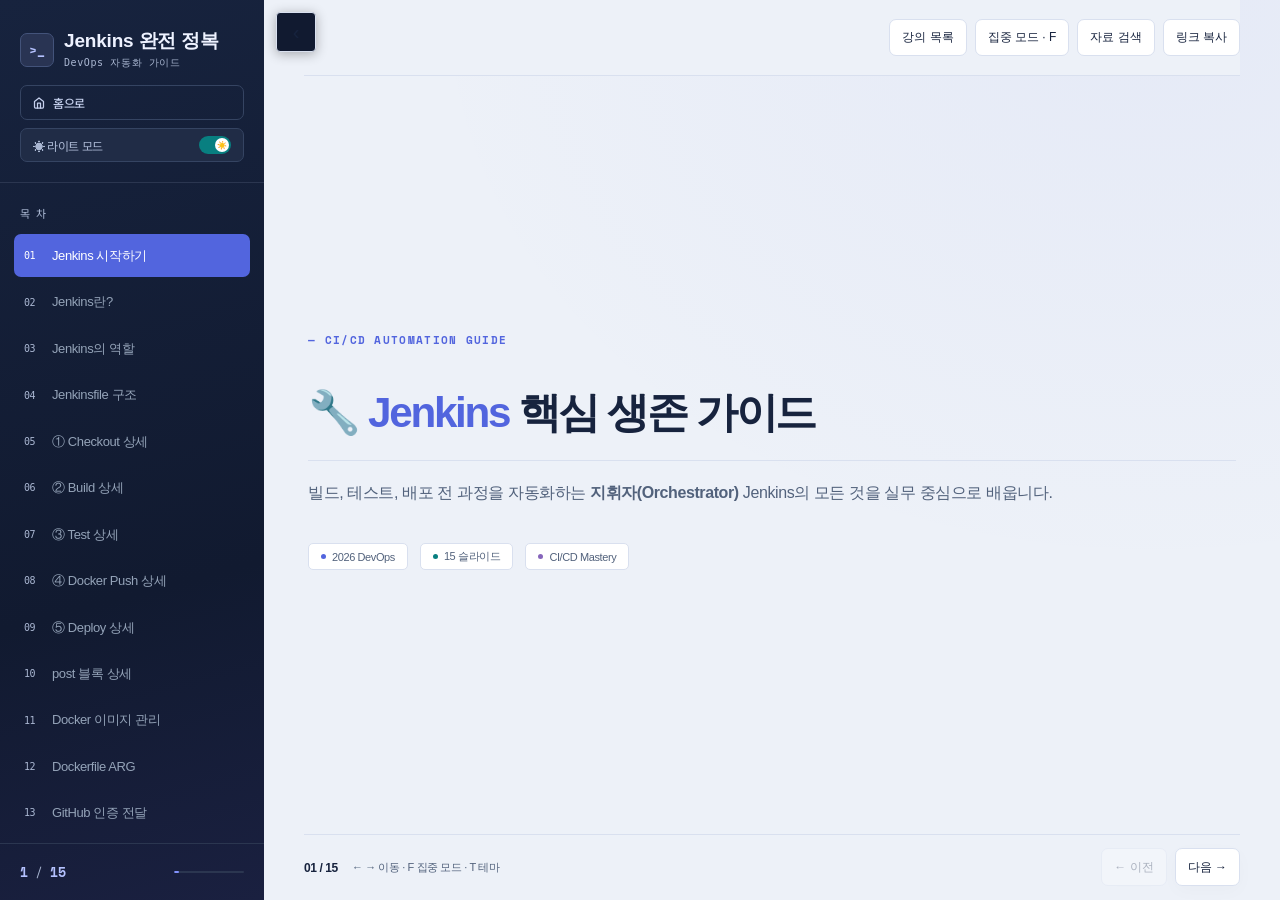
<file: lecture_note/jenkins.html>
<!DOCTYPE html>
<html lang="ko">
<head>
<meta charset="UTF-8">
<meta name="viewport" content="width=device-width, initial-scale=1.0">
<title>Jenkins 핵심 가이드</title>
<link href="https://fonts.googleapis.com/css2?family=Noto+Sans+KR:wght@300;400;500;700;900&family=Space+Mono:wght@400;700&display=swap" rel="stylesheet">
<style>
  :root {
    --bg: #0a0a0f;
    --sidebar-bg: #0f0f1a;
    --sidebar-w: 280px;
    --accent: #6ee7b7;
    --accent2: #818cf8;
    --accent3: #f472b6;
    --text: #e2e8f0;
    --text-muted: #64748b;
    --border: rgba(255,255,255,0.07);
    --slide-transition: 0.5s cubic-bezier(0.4,0,0.2,1);
    --card-bg: rgba(255,255,255,0.03);
    --card-hover-bg: rgba(255,255,255,0.055);
    --toc-hover: rgba(255,255,255,0.04);
    --toc-active: rgba(110,231,183,0.08);
    --stat-bg: rgba(255,255,255,0.025);
    --bar-track: rgba(255,255,255,0.05);
    --kbd-bg: rgba(255,255,255,0.06);
    --nav-bg: rgba(255,255,255,0.06);
    --shadow: none;
    --code-bg: #0d1117;
    --code-text: #e6edf3;
    --highlight-bg: rgba(110,231,183,0.05);
    --highlight-border: rgba(110,231,183,0.3);
    --table-header: rgba(255,255,255,0.05);
    --table-row-alt: rgba(255,255,255,0.02);
    --table-border: rgba(255,255,255,0.08);
  }

  html.light {
    --bg: #f5f5f0;
    --sidebar-bg: #eeeee8;
    --accent: #059669;
    --accent2: #4f46e5;
    --accent3: #db2777;
    --text: #1e293b;
    --text-muted: #94a3b8;
    --border: rgba(0,0,0,0.09);
    --card-bg: rgba(255,255,255,0.7);
    --card-hover-bg: rgba(255,255,255,0.95);
    --toc-hover: rgba(0,0,0,0.04);
    --toc-active: rgba(5,150,105,0.08);
    --stat-bg: rgba(255,255,255,0.6);
    --bar-track: rgba(0,0,0,0.07);
    --kbd-bg: rgba(0,0,0,0.06);
    --nav-bg: rgba(255,255,255,0.7);
    --shadow: 0 2px 12px rgba(0,0,0,0.08);
    --code-bg: #1e2530;
    --code-text: #e6edf3;
    --highlight-bg: rgba(5,150,105,0.06);
    --highlight-border: rgba(5,150,105,0.3);
    --table-header: rgba(0,0,0,0.05);
    --table-row-alt: rgba(0,0,0,0.02);
    --table-border: rgba(0,0,0,0.1);
  }

  *, *::before, *::after {
    transition-property: background, background-color, border-color, color, box-shadow;
    transition-duration: 0.35s;
    transition-timing-function: ease;
  }
  .slide { transition: opacity var(--slide-transition), transform var(--slide-transition) !important; }

  * { margin: 0; padding: 0; box-sizing: border-box; }

  body {
    font-family: 'Noto Sans KR', sans-serif;
    background: var(--bg);
    color: var(--text);
    height: 100vh;
    overflow: hidden;
    display: flex;
  }

  /* ── SIDEBAR ── */
  #sidebar {
    width: var(--sidebar-w);
    min-width: var(--sidebar-w);
    height: 100vh;
    background: var(--sidebar-bg);
    border-right: 1px solid var(--border);
    display: flex;
    flex-direction: column;
    position: relative;
    z-index: 10;
  }

  .sidebar-header {
    padding: 24px 20px 16px;
    border-bottom: 1px solid var(--border);
  }

  .sidebar-brand {
    display: flex;
    align-items: center;
    gap: 10px;
    margin-bottom: 14px;
  }

  .brand-icon {
    width: 34px; height: 34px;
    background: linear-gradient(135deg, rgba(110,231,183,0.2), rgba(129,140,248,0.2));
    border: 1px solid rgba(110,231,183,0.3);
    border-radius: 8px;
    display: flex; align-items: center; justify-content: center;
    font-size: 16px;
    flex-shrink: 0;
  }

  .brand-text {
    font-size: 15px;
    font-weight: 700;
    color: var(--text);
    letter-spacing: -0.01em;
  }
  .brand-sub {
    font-family: 'Space Mono', monospace;
    font-size: 11px;
    color: var(--text-muted);
    margin-top: 1px;
  }

  .home-btn {
    display: flex;
    align-items: center;
    gap: 8px;
    background: rgba(110,231,183,0.07);
    border: 1px solid rgba(110,231,183,0.18);
    border-radius: 8px;
    padding: 8px 12px;
    color: var(--accent);
    font-family: 'Noto Sans KR', sans-serif;
    font-size: 16px;
    font-weight: 500;
    cursor: pointer;
    width: 100%;
    text-decoration: none;
    transition: all 0.2s;
    margin-bottom: 8px;
  }
  .home-btn:hover {
    background: rgba(110,231,183,0.14);
    border-color: rgba(110,231,183,0.35);
    transform: translateX(2px);
  }

  .theme-toggle {
    display: flex;
    align-items: center;
    justify-content: space-between;
    padding: 7px 12px;
    background: var(--card-bg);
    border: 1px solid var(--border);
    border-radius: 8px;
    cursor: pointer;
    user-select: none;
  }
  .theme-toggle:hover { background: var(--toc-hover); }
  .theme-label {
    font-size: 16px;
    color: var(--text-muted);
    font-family: 'Noto Sans KR', sans-serif;
  }
  .toggle-track {
    width: 32px; height: 18px;
    border-radius: 9px;
    background: var(--accent2);
    position: relative;
    transition: background 0.3s;
    flex-shrink: 0;
  }
  html.light .toggle-track { background: #f59e0b; }
  .toggle-thumb {
    position: absolute;
    top: 2px; left: 2px;
    width: 14px; height: 14px;
    border-radius: 50%;
    background: #fff;
    transition: transform 0.3s cubic-bezier(0.4,0,0.2,1);
    font-size: 8px;
    display: flex; align-items: center; justify-content: center;
  }
  html.light .toggle-thumb { transform: translateX(14px); }

  .toc-label {
    padding: 20px 20px 10px;
    font-size: 16px;
    font-family: 'Noto Sans KR', sans-serif;
    color: var(--text-muted);
    letter-spacing: 0.15em;
    text-transform: uppercase;
  }

  .toc-label {
    width: 100%;
    display: flex;
    align-items: center;
    justify-content: space-between;
    background: transparent;
    border: 0;
    cursor: pointer;
    text-align: left;
  }
  .toc-label:hover { color: var(--text); }
  .toc-toggle-icon {
    font-size: 14px;
    transition: transform 0.2s ease;
  }
  .toc-label[aria-expanded="false"] .toc-toggle-icon { transform: rotate(180deg); }
  .toc-list.toc-collapsed { display: none; }

  .toc-list {
    flex: 1;
    overflow-y: auto;
    padding: 0 10px 16px;
    scrollbar-width: thin;
    scrollbar-color: var(--border) transparent;
  }

  .toc-item {
    display: flex;
    align-items: center;
    gap: 8px;
    padding: 7px 10px;
    border-radius: 6px;
    cursor: pointer;
    transition: all 0.2s;
    margin-bottom: 1px;
    position: relative;
  }
  .toc-item:hover { background: var(--toc-hover); }
  .toc-item.active { background: var(--toc-active); }
  .toc-item.active::before {
    content: '';
    position: absolute;
    left: 0; top: 50%;
    transform: translateY(-50%);
    width: 2px; height: 55%;
    background: var(--accent);
    border-radius: 0 2px 2px 0;
  }

  .toc-num {
    font-family: 'Space Mono', monospace;
    font-size: 14px;
    color: var(--text-muted);
    min-width: 22px;
    transition: color 0.2s;
  }
  .toc-item.active .toc-num { color: var(--accent); }

  .toc-text {
    font-size: 15px;
    color: #94a3b8;
    line-height: 1.35;
    transition: color 0.2s;
  }
  .toc-item.active .toc-text,
  .toc-item:hover .toc-text { color: var(--text); }

  .toc-dot {
    width: 5px; height: 5px;
    border-radius: 50%;
    background: var(--text-muted);
    margin-left: auto;
    flex-shrink: 0;
    transition: background 0.2s;
  }
  .toc-item.active .toc-dot { background: var(--accent); box-shadow: 0 0 5px var(--accent); }

  .sidebar-footer {
    padding: 12px 20px;
    border-top: 1px solid var(--border);
    display: flex;
    align-items: center;
    justify-content: space-between;
  }
  .slide-counter {
    font-family: 'Space Mono', monospace;
    font-size: 13px;
    color: var(--text-muted);
  }
  .slide-counter span { color: var(--accent); font-weight: 700; }

  .progress-bar {
    width: 70px; height: 2px;
    background: var(--border);
    border-radius: 1px;
    overflow: hidden;
  }
  .progress-fill {
    height: 100%;
    background: linear-gradient(90deg, var(--accent), var(--accent2));
    border-radius: 1px;
    transition: width 0.4s ease !important;
  }

  /* ── MAIN ── */
  #main {
    flex: 1;
    height: 100vh;
    position: relative;
    overflow: hidden;
  }

  .slide {
    position: absolute;
    inset: 0;
    padding: 52px 68px;
    display: flex;
    flex-direction: column;
    justify-content: flex-start;
    opacity: 0;
    transform: translateY(28px);
    transition: opacity var(--slide-transition), transform var(--slide-transition);
    pointer-events: none;
    overflow-y: auto;
    scrollbar-width: thin;
    scrollbar-color: var(--border) transparent;
  }
  .slide.active {
    opacity: 1;
    transform: translateY(0);
    pointer-events: all;
  }
  .slide.exit {
    opacity: 0;
    transform: translateY(-28px);
  }

  /* ── SLIDE: HOME ── */
  .slide-home {
    background: radial-gradient(ellipse at 25% 50%, rgba(110,231,183,0.06) 0%, transparent 55%),
                radial-gradient(ellipse at 78% 18%, rgba(129,140,248,0.08) 0%, transparent 50%),
                var(--bg);
    justify-content: center;
  }

  .slide-home .eyebrow {
    font-family: 'Space Mono', monospace;
    font-size: 14px;
    color: var(--accent);
    letter-spacing: 0.2em;
    text-transform: uppercase;
    margin-bottom: 18px;
    opacity: 0;
    animation: fadeUp 0.6s 0.2s forwards;
  }

  .slide-home h1 {
    font-size: clamp(34px, 4.5vw, 60px);
    font-weight: 900;
    line-height: 1.1;
    letter-spacing: -0.025em;
    margin-bottom: 20px;
    opacity: 0;
    animation: fadeUp 0.6s 0.35s forwards;
  }

  .slide-home h1 em {
    font-style: normal;
    background: linear-gradient(135deg, var(--accent) 0%, var(--accent2) 100%);
    -webkit-background-clip: text;
    -webkit-text-fill-color: transparent;
    background-clip: text;
  }

  .slide-home p.subtitle {
    font-size: 18px;
    color: #94a3b8;
    max-width: 520px;
    line-height: 1.75;
    margin-bottom: 36px;
    font-weight: 300;
    opacity: 0;
    animation: fadeUp 0.6s 0.5s forwards;
  }

  .meta-row {
    display: flex;
    gap: 12px;
    flex-wrap: wrap;
    opacity: 0;
    animation: fadeUp 0.6s 0.65s forwards;
  }

  .meta-chip {
    display: flex;
    align-items: center;
    gap: 6px;
    padding: 5px 12px;
    border: 1px solid var(--border);
    border-radius: 100px;
    font-size: 16px;
    color: var(--text-muted);
  }
  .meta-chip .dot {
    width: 5px; height: 5px;
    border-radius: 50%;
    background: var(--accent);
  }

  .deco-grid {
    position: absolute;
    right: 60px; top: 50%;
    transform: translateY(-50%);
    display: grid;
    grid-template-columns: repeat(4, 1fr);
    gap: 12px;
    opacity: 0;
    animation: fadeIn 1s 0.8s forwards;
    pointer-events: none;
  }
  .deco-cell {
    width: 44px; height: 44px;
    border: 1px solid var(--border);
    border-radius: 8px;
  }
  .deco-cell:nth-child(3n) { background: rgba(110,231,183,0.05); border-color: rgba(110,231,183,0.15); }
  .deco-cell:nth-child(5n) { background: rgba(129,140,248,0.05); border-color: rgba(129,140,248,0.15); }

  /* ── SLIDE: COMMON ── */
  .slide-label {
    font-family: 'Space Mono', monospace;
    font-size: 14px;
    color: var(--accent2);
    letter-spacing: 0.2em;
    text-transform: uppercase;
    margin-bottom: 14px;
  }

  .slide h1 {
    font-size: clamp(26px, 3vw, 42px);
    font-weight: 900;
    letter-spacing: -0.025em;
    line-height: 1.15;
    margin-bottom: 28px;
    border-bottom: 1px solid var(--border);
    padding-bottom: 20px;
  }

  .slide h2 {
    font-size: 24px;
    font-weight: 700;
    margin-top: 28px;
    margin-bottom: 12px;
    color: var(--text);
    letter-spacing: -0.01em;
  }

  .slide h2::before {
    content: '';
    display: inline-block;
    width: 3px;
    height: 18px;
    background: var(--accent2);
    margin-right: 10px;
    border-radius: 2px;
    vertical-align: middle;
    position: relative;
    top: -1px;
  }

  .slide h3 {
    font-size: 20px;
    font-weight: 600;
    margin-top: 20px;
    margin-bottom: 10px;
    color: var(--accent);
  }

  .slide p {
    font-size: 18px;
    line-height: 1.8;
    color: #94a3b8;
    margin-bottom: 14px;
  }
  html.light .slide p { color: #475569; }

  .slide ul, .slide ol {
    margin-left: 20px;
    margin-bottom: 18px;
  }

  .slide li {
    font-size: 18px;
    line-height: 1.75;
    color: #94a3b8;
    margin-bottom: 8px;
  }
  html.light .slide li { color: #475569; }

  .slide li strong { color: var(--text); }

  /* ── CODE BLOCK ── */
  .code-block {
    background: var(--code-bg);
    color: var(--code-text);
    padding: 18px 20px;
    border-radius: 10px;
    margin: 14px 0;
    font-family: 'Space Mono', monospace;
    font-size: 15px;
    line-height: 1.65;
    white-space: pre-wrap;
    word-break: break-all;
    overflow-wrap: break-word;
    border: 1px solid rgba(255,255,255,0.06);
    position: relative;
    overflow: visible;
    flex-shrink: 0;
  }
  .code-block::before {
    content: '';
    position: absolute;
    top: 0; left: 0; right: 0;
    height: 1px;
    background: linear-gradient(90deg, var(--accent), var(--accent2), transparent);
    border-radius: 10px 10px 0 0;
    opacity: 0.4;
  }
  .code-comment { color: #6e7681; }
  .code-cmd { color: var(--accent); font-weight: 700; }
  .code-flag { color: var(--accent2); }
  .code-str { color: #a5d6ff; }
  
  /* Jenkins Specific Syntax */
  .c-comment { color: #6e7681; }
  .c-keyword { color: #f472b6; font-weight: bold; }
  .c-string { color: #a5d6ff; }
  .c-stage { color: #818cf8; font-weight: bold; }
  .c-fn { color: #6ee7b7; }
  .c-var { color: #fb923c; }

  /* ── HIGHLIGHT / INFO / WARNING BOX ── */
  .highlight-box {
    background: var(--highlight-bg);
    border-left: 3px solid var(--accent);
    padding: 18px 20px;
    margin: 16px 0;
    border-radius: 0 10px 10px 0;
    border: 1px solid var(--border);
  }
  .highlight-box h3 {
    font-size: 20px;
    font-weight: 600;
    color: var(--accent);
    margin-top: 0;
    margin-bottom: 10px;
  }
  .highlight-box p, .highlight-box li {
    font-size: 18px;
    line-height: 1.75;
    color: #94a3b8;
    margin-bottom: 8px;
  }
  html.light .highlight-box p, html.light .highlight-box li { color: #475569; }

  .info-box {
    background: var(--highlight-bg);
    padding: 18px 20px;
    margin: 16px 0;
    border-radius: 0 10px 10px 0;
    border: 1px solid var(--border);
    border-left: 3px solid var(--accent2);
  }
  .info-box p, .info-box li {
    font-size: 18px;
    line-height: 1.75;
    color: #94a3b8;
    margin-bottom: 8px;
  }
  html.light .info-box p, html.light .info-box li { color: #475569; }

  .warning-box {
    background: rgba(245, 158, 11, 0.05);
    padding: 18px 20px;
    margin: 16px 0;
    border-radius: 0 10px 10px 0;
    border: 1px solid var(--border);
    border-left: 3px solid #f59e0b;
  }
  .warning-box p, .warning-box li {
    font-size: 18px;
    line-height: 1.75;
    color: #94a3b8;
    margin-bottom: 8px;
  }

  .success-box {
    background: rgba(110, 231, 183, 0.05);
    padding: 18px 20px;
    margin: 16px 0;
    border-radius: 0 10px 10px 0;
    border: 1px solid var(--border);
    border-left: 3px solid var(--accent);
  }
  .success-box p, .success-box li {
    font-size: 18px;
    line-height: 1.75;
    color: #94a3b8;
    margin-bottom: 8px;
  }

  /* ── CMD GRID (2-col command reference) ── */
  .tool-grid {
    display: grid;
    grid-template-columns: repeat(auto-fit, minmax(200px, 1fr));
    gap: 16px;
    margin: 16px 0;
  }

  .tool-card {
    background: var(--card-bg);
    border: 1px solid var(--border);
    border-radius: 10px;
    padding: 16px 18px;
    transition: all 0.2s;
    text-align: center;
  }
  .tool-card:hover {
    background: var(--card-hover-bg);
    border-color: rgba(110,231,183,0.25);
    transform: translateY(-2px);
    box-shadow: var(--shadow);
  }
  .tool-icon { font-size: 32px; margin-bottom: 12px; }
  .tool-card h4 {
    font-size: 16px;
    color: var(--accent);
    margin-bottom: 8px;
  }
  .tool-card p {
    font-size: 14px;
    color: var(--text-muted);
    margin: 0;
    line-height: 1.55;
  }

  /* ── TABLE ── */
  .slide table {
    width: 100%;
    border-collapse: collapse;
    margin: 16px 0;
    font-size: 16px;
  }
  .slide table th {
    padding: 11px 14px;
    background: var(--table-header);
    border: 1px solid var(--table-border);
    color: var(--text);
    font-weight: 600;
    text-align: center;
    font-size: 16px;
    letter-spacing: 0.03em;
  }
  .slide table td {
    padding: 10px 14px;
    border: 1px solid var(--table-border);
    color: #94a3b8;
    font-size: 16px;
    line-height: 1.6;
    vertical-align: top;
  }
  html.light .slide table td { color: #475569; }
  .slide table tr:nth-child(even) td { background: var(--table-row-alt); }
  .slide table tr:hover td { background: var(--toc-hover); }
  .slide table td strong { color: var(--text); font-weight: 600; }
  .slide table td code {
    font-family: 'Space Mono', monospace;
    font-size: 14px;
    color: var(--accent);
    background: rgba(110,231,183,0.08);
    padding: 1px 5px;
    border-radius: 4px;
  }

  /* ── FLOW DIAGRAM ── */
  .flow-diagram {
    display: flex;
    flex-direction: column;
    align-items: stretch;
    gap: 0;
    margin: 25px 0;
  }
  .flow-actor {
    display: flex;
    align-items: center;
    gap: 15px;
    padding: 18px 24px;
    border-radius: 12px;
    background: var(--card-bg);
    border: 1px solid var(--border);
  }
  .flow-actor.dev { border-color: var(--accent2); }
  .flow-actor.jenkins { border-color: var(--accent3); }
  .flow-actor.docker { border-color: var(--accent); }
  .flow-actor.k8s { border-color: #3b82f6; }
  
  .flow-icon { font-size: 32px; flex-shrink: 0; }
  .flow-content { flex: 1; }
  .flow-content strong { font-size: 17px; display: block; margin-bottom: 4px; color: var(--text); }
  .flow-content span { font-size: 14px; color: var(--text-muted); line-height: 1.6; }
  
  .flow-line {
    width: 2px;
    height: 30px;
    background: var(--border);
    margin-left: 42px;
  }

  /* ── KEYWORD / BADGE ── */
  .keyword {
    background: rgba(110,231,183,0.12);
    color: var(--accent);
    padding: 1px 6px;
    border-radius: 4px;
    font-weight: 600;
    font-size: 0.95em;
    border: 1px solid rgba(110,231,183,0.2);
  }
  .important { color: var(--accent3); font-weight: 700; }

  /* ── NAV ARROWS ── */
  .nav-arrows {
    position: fixed;
    bottom: 28px;
    right: 36px;
    display: flex;
    gap: 8px;
    z-index: 100;
  }
  .nav-btn {
    width: 40px; height: 40px;
    border-radius: 50%;
    background: var(--nav-bg);
    border: 1px solid var(--border);
    color: var(--text);
    cursor: pointer;
    display: flex; align-items: center; justify-content: center;
    transition: all 0.2s;
    font-size: 14px;
    box-shadow: var(--shadow);
  }
  .nav-btn:hover {
    background: rgba(110,231,183,0.1);
    border-color: var(--accent);
    color: var(--accent);
  }
  .nav-btn:disabled { opacity: 0.3; cursor: default; pointer-events: none; }

  .key-hint {
    position: fixed;
    top: 20px; right: 24px;
    font-family: 'Noto Sans KR', sans-serif;
    font-size: 16px;
    color: var(--text-muted);
    display: flex; align-items: center; gap: 5px;
  }
  .key-hint kbd {
    padding: 1px 5px;
    background: var(--kbd-bg);
    border: 1px solid var(--border);
    border-radius: 4px;
    font-family: 'Space Mono', monospace;
    font-size: 16px;
  }

  /* ── CODE BLOCK ENHANCEMENTS ── */
  .code-block-container {
    position: relative;
    margin: 14px 0;
    overflow: visible;
  }
  .code-block {
    margin: 0 !important;
    padding-top: 36px !important;
    position: relative;
    overflow: hidden;
  }
  .code-lang-tag {
    position: absolute;
    top: 0;
    left: 0;
    background: var(--accent2);
    color: #fff;
    font-family: 'Space Mono', monospace;
    font-size: 11px;
    font-weight: 700;
    padding: 3px 10px;
    border-radius: 9px 0 8px 0;
    text-transform: uppercase;
    letter-spacing: 0.05em;
    z-index: 5;
    pointer-events: none;
    box-shadow: 2px 2px 5px rgba(0,0,0,0.1);
  }
  .copy-btn {
    position: absolute;
    top: 6px;
    right: 8px;
    background: rgba(255,255,255,0.08);
    border: 1px solid rgba(255,255,255,0.15);
    color: var(--text-muted);
    border-radius: 6px;
    padding: 5px 10px;
    font-size: 12px;
    cursor: pointer;
    transition: all 0.2s;
    z-index: 10;
    display: flex;
    align-items: center;
    gap: 6px;
    font-family: 'Noto Sans KR', sans-serif;
  }
  .copy-btn:hover {
    background: rgba(110,231,183,0.15);
    color: var(--accent);
    border-color: var(--accent);
  }
  .copy-btn.copied {
    background: rgba(110,231,183,0.2);
    color: var(--accent);
    border-color: var(--accent);
  }
  html.light .copy-btn {
    background: rgba(0,0,0,0.04);
    border-color: rgba(0,0,0,0.1);
  }
  html.light .copy-btn:hover {
    background: rgba(5,150,105,0.1);
  }

  details summary { cursor: pointer; user-select: none; }
  details[open] summary { margin-bottom: 12px; }

  @keyframes fadeUp {
    from { opacity: 0; transform: translateY(20px); }
    to   { opacity: 1; transform: translateY(0); }
  }
  @keyframes fadeIn {
    from { opacity: 0; } to { opacity: 1; }
  }

  ::-webkit-scrollbar { width: 4px; }
  ::-webkit-scrollbar-track { background: transparent; }
  ::-webkit-scrollbar-thumb { background: var(--border); border-radius: 2px; }

  /* ── MOBILE ── */
  .menu-toggle {
    display: flex;
    position: fixed;
    top: 12px; left: calc(var(--sidebar-w) + 12px);
    z-index: 300;
    width: 40px; height: 40px;
    border-radius: 10px;
    background: var(--sidebar-bg);
    border: 1px solid var(--border);
    color: var(--text);
    font-size: 20px;
    cursor: pointer;
    align-items: center;
    justify-content: center;
    box-shadow: 0 2px 12px rgba(0,0,0,0.3);
    backdrop-filter: blur(8px);
  }
  @media (min-width: 769px) {
    body.sidebar-collapsed #sidebar {
      width: 0;
      min-width: 0;
      overflow: hidden;
      border-right: 0;
    }
    body.sidebar-collapsed .menu-toggle { left: 12px; }
    #sidebar, .menu-toggle { transition: width 0.3s ease, min-width 0.3s ease, left 0.3s ease; }
  }
  .sidebar-overlay {
    display: none;
    position: fixed;
    inset: 0;
    background: rgba(0,0,0,0.5);
    z-index: 150;
  }
  @media (max-width: 768px) {
    .menu-toggle { display: flex; left: 12px; }
    #sidebar {
      position: fixed;
      left: 0; top: 0;
      height: 100vh;
      transform: translateX(-100%);
      transition: transform 0.3s ease !important;
      z-index: 200;
      box-shadow: 4px 0 20px rgba(0,0,0,0.4);
    }
    body.sidebar-open #sidebar { transform: translateX(0); }
    body.sidebar-open .sidebar-overlay { display: block; }
    .slide { padding: 56px 20px 80px; }
    .nav-arrows { right: 16px; bottom: 16px; }
    .key-hint { display: none; }
  }
  @media (max-width: 480px) {
    .slide { padding: 56px 14px 80px; }
    .slide h2 { font-size: 22px !important; }
    .nav-btn { width: 44px; height: 44px; font-size: 16px; }
  }
</style>
<script defer src="../assets/analytics-config.js"></script>
<script defer src="../assets/analytics.js"></script>
<link rel="stylesheet" href="../assets/devops-design.css">
<link rel="icon" type="image/svg+xml" href="../assets/favicon.svg">
<link rel="stylesheet" href="../assets/kobong-presentation.css">
<script defer src="../assets/kobong-presentation.js"></script>
<link rel="stylesheet" href="../assets/lecture-search.css">
<script type="module" src="../assets/lecture-search.js"></script>
</head>
<body>

<button class="menu-toggle" onclick="toggleSidebar()" aria-label="좌측 패널 접기" aria-controls="sidebar" aria-expanded="true">‹</button>
<div class="sidebar-overlay" onclick="toggleSidebar()"></div>

<!-- ── SIDEBAR ── -->
<nav id="sidebar">
  <div class="sidebar-header">
    <div class="sidebar-brand">
      <div class="brand-icon">&gt;_</div>
      <div>
        <div class="brand-text">Jenkins 완전 정복</div>
        <div class="brand-sub">DevOps 자동화 가이드</div>
      </div>
    </div>
    <a class="home-btn" href="../" title="홈으로">
      <svg width="12" height="12" viewBox="0 0 24 24" fill="none" stroke="currentColor" stroke-width="2.5" stroke-linecap="round" stroke-linejoin="round">
        <path d="M3 9l9-7 9 7v11a2 2 0 0 1-2 2H5a2 2 0 0 1-2-2z"/><polyline points="9 22 9 12 15 12 15 22"/>
      </svg>
      홈으로
    </a>
    <div class="theme-toggle" onclick="toggleTheme()">
      <span class="theme-label" id="themeLabel">🌙 다크 모드</span>
      <div class="toggle-track"><div class="toggle-thumb">🌙</div></div>
    </div>
  </div>

  <div class="toc-label">목 차</div>
  <div class="toc-list" id="tocList"></div>

  <div class="sidebar-footer">
    <div class="slide-counter"><span id="curNum">1</span> / <span id="totNum">1</span></div>
    <div class="progress-bar"><div class="progress-fill" id="progressFill"></div></div>
  </div>
</nav>

<main id="main">

  <!-- 0. HOME -->
  <section class="slide slide-home" data-title="Jenkins 시작하기">
    <div class="eyebrow">— CI/CD Automation Guide</div>
    <h1>🔧 <em>Jenkins</em> 핵심 생존 가이드</h1>
    <p class="subtitle">빌드, 테스트, 배포 전 과정을 자동화하는 <strong>지휘자(Orchestrator)</strong> Jenkins의 모든 것을 실무 중심으로 배웁니다.</p>
    <div class="meta-row">
      <div class="meta-chip"><span class="dot"></span> 2026 DevOps</div>
      <div class="meta-chip"><span class="dot" style="background:var(--accent2)"></span> 15 슬라이드</div>
      <div class="meta-chip"><span class="dot" style="background:var(--accent3)"></span> CI/CD Mastery</div>
    </div>
    <div class="deco-grid">
      <div class="deco-cell"></div><div class="deco-cell"></div><div class="deco-cell"></div><div class="deco-cell"></div>
      <div class="deco-cell"></div><div class="deco-cell"></div><div class="deco-cell"></div><div class="deco-cell"></div>
      <div class="deco-cell"></div><div class="deco-cell"></div><div class="deco-cell"></div><div class="deco-cell"></div>
      <div class="deco-cell"></div><div class="deco-cell"></div><div class="deco-cell"></div><div class="deco-cell"></div>
    </div>
  </section>

  <!-- 1. Jenkins란? -->
  <section class="slide" data-title="Jenkins란?">
    <div class="slide-label">01 — Introduction</div>
    <h1>🔧 Jenkins란?</h1>
    <p><span class="keyword">Jenkins</span>는 소프트웨어 빌드, 테스트, 배포 과정을 <strong>자동화</strong>해주는 오픈소스 CI/CD 서버입니다. 2011년에 처음 등장한 이후 지금까지도 가장 널리 쓰이는 자동화 도구 중 하나입니다.</p>

    <div class="highlight-box">
      <h3>📌 한 문장으로 정의하면?</h3>
      <p style="font-size: 20px; font-weight: bold; color: var(--accent2); margin: 0;">
          "개발자가 코드를 Push하면 <span class="keyword">자동으로 빌드 → 테스트 → 배포</span>까지 실행해주는 로봇 같은 도구"
      </p>
    </div>

    <h2>🔍 Jenkins가 하는 일</h2>
    <div class="tool-grid">
        <div class="tool-card">
            <div class="tool-icon">👀</div>
            <h4>코드 변경 감지</h4>
            <p>GitHub 등에 코드가 Push되면 자동으로 감지하여 파이프라인을 시작</p>
        </div>
        <div class="tool-card">
            <div class="tool-icon">🔨</div>
            <h4>자동 빌드</h4>
            <p>Maven, Gradle, npm 등으로 소스코드를 실행 가능한 형태로 빌드</p>
        </div>
        <div class="tool-card">
            <div class="tool-icon">🧪</div>
            <h4>자동 테스트</h4>
            <p>단위 테스트, 통합 테스트를 자동 실행하고 결과를 리포트로 제공</p>
        </div>
        <div class="tool-card">
            <div class="tool-icon">📦</div>
            <h4>이미지 패키징</h4>
            <p>테스트 통과 후 Docker 이미지를 빌드하고 레지스트리에 Push</p>
        </div>
        <div class="tool-card">
            <div class="tool-icon">🚀</div>
            <h4>자동 배포</h4>
            <p>Kubernetes 또는 서버에 새 버전을 자동으로 배포</p>
        </div>
        <div class="tool-card">
            <div class="tool-icon">🔔</div>
            <h4>결과 알림</h4>
            <p>성공/실패 여부를 Slack, Email 등으로 팀에게 즉시 알림</p>
        </div>
    </div>

    <div class="info-box">
        <p>💡 Jenkins는 <strong>1,800개 이상의 플러그인</strong>을 지원합니다. GitHub, Docker, Kubernetes, Slack 등 거의 모든 DevOps 도구와 연동할 수 있어 <span class="keyword">DevOps 허브</span> 역할을 합니다.</p>
    </div>
  </section>

  <!-- 2. CI/CD에서 Jenkins의 역할 -->
  <section class="slide" data-title="Jenkins의 역할">
    <div class="slide-label">02 — Roles in CI/CD</div>
    <h1>🔄 CI/CD에서 Jenkins의 역할</h1>
    <p>CI/CD 파이프라인에서 Jenkins는 <strong>모든 단계를 연결하고 자동화하는 지휘자</strong> 역할을 합니다.</p>

    <h2>🏗️ CI/CD 파이프라인 전체 흐름</h2>
    <div class="flow-diagram">
        <div class="flow-actor dev">
            <div class="flow-icon">👨‍💻</div>
            <div class="flow-content">
                <strong>개발자 → GitHub Push</strong>
                <span>개발자가 코드를 작성하고 <span class="keyword">git push</span>로 GitHub에 올림. 여기서부터 자동화 시작.</span>
            </div>
        </div>
        <div class="flow-line"></div>
        <div style="margin-left: 55px; font-size: 13px; color: var(--accent2); font-weight: bold;">↓ Webhook 트리거</div>

        <div class="flow-actor jenkins" style="border-color: #fce4ec;">
            <div class="flow-icon">🔧</div>
            <div class="flow-content">
                <strong>Jenkins — CI 단계 (지속적 통합)</strong>
                <span><strong>코드 체크아웃 → 빌드 → 단위 테스트 → 코드 품질 검사</strong> 순서로 자동 실행. 실패 시 즉시 알림.</span>
            </div>
        </div>
        <div class="flow-line"></div>
        <div style="margin-left: 55px; font-size: 13px; color: var(--accent); font-weight: bold;">↓ 테스트 통과 시</div>

        <div class="flow-actor docker" style="border-color: #e0f7fa;">
            <div class="flow-icon">📦</div>
            <div class="flow-content">
                <strong>Jenkins — Docker 이미지 빌드 & Push</strong>
                <span><span class="keyword">docker build</span>로 이미지 생성 후 Registry에 Push. 태그는 Git 커밋 해시 등을 사용.</span>
            </div>
        </div>
        <div class="flow-line"></div>
        <div style="margin-left: 55px; font-size: 13px; color: #3b82f6; font-weight: bold;">↓ 이미지 Push 완료</div>

        <div class="flow-actor k8s" style="border-color: #e8f5e9;">
            <div class="flow-icon">☸️</div>
            <div class="flow-content">
                <strong>Jenkins — CD 단계 (지속적 배포)</strong>
                <span><span class="keyword">kubectl apply</span> 등으로 Kubernetes 클러스터에 새 이미지 배포. 롤링 업데이트 수행.</span>
            </div>
        </div>
    </div>

    <h2>📊 CI vs CD — 무엇이 다른가?</h2>
    <table>
        <tr>
            <th>구분</th>
            <th>CI (Continuous Integration)</th>
            <th>CD (Continuous Delivery/Deployment)</th>
        </tr>
        <tr>
            <td><strong>목적</strong></td>
            <td>코드 통합 오류를 빠르게 발견</td>
            <td>언제든 배포 가능한 상태 유지</td>
        </tr>
        <tr>
            <td><strong>Jenkins 역할</strong></td>
            <td>빌드, 테스트 자동화</td>
            <td>Docker 빌드, K8s 배포 자동화</td>
        </tr>
        <tr>
            <td><strong>실행 시점</strong></td>
            <td>코드 Push할 때마다</td>
            <td>CI 성공 후 자동 또는 수동 승인</td>
        </tr>
        <tr>
            <td><strong>결과물</strong></td>
            <td>테스트 통과 여부 + 빌드 산출물</td>
            <td>운영 서버에 새 버전 배포 완료</td>
        </tr>
    </table>
  </section>

  <!-- 3. Jenkinsfile 구조 이해 -->
  <section class="slide" data-title="Jenkinsfile 구조">
    <div class="slide-label">03 — Jenkinsfile Structure</div>
    <h1>📄 Jenkinsfile 구조 이해</h1>
    <p>Jenkins는 <span class="keyword">Jenkinsfile</span>이라는 파일에 파이프라인 로직을 코드로 작성합니다. 이 파일은 프로젝트 루트에 위치하며, <strong>Pipeline as Code</strong> 방식으로 버전 관리가 가능합니다.</p>

    <h2>🏗️ 실무 표준 5단계 파이프라인 뼈대</h2>

    <div class="code-block"><span class="c-keyword">pipeline</span> {
    <span class="c-keyword">agent</span> any

    <span class="c-keyword">environment</span> {
        <span class="c-var">APP_NAME</span>      = <span class="c-string">'fastapi-app'</span>
        <span class="c-var">REGISTRY</span>      = <span class="c-string">'registry.example.com'</span>
        <span class="c-var">IMAGE_TAG</span>     = <span class="c-string">"${env.BUILD_NUMBER}"</span>
    }

    <span class="c-keyword">stages</span> {
        <span class="c-stage">stage</span>(<span class="c-string">'① Checkout'</span>)       { <span class="c-keyword">steps</span> { <span class="c-comment">/* 코드 가져오기 */</span> } }
        <span class="c-stage">stage</span>(<span class="c-string">'② Build'</span>)          { <span class="c-keyword">steps</span> { <span class="c-comment">/* 소스 빌드·패키징 */</span> } }
        <span class="c-stage">stage</span>(<span class="c-string">'③ Test'</span>)           { <span class="c-keyword">steps</span> { <span class="c-comment">/* 단위·통합 테스트 */</span> } }
        <span class="c-stage">stage</span>(<span class="c-string">'④ Docker Push'</span>)   { <span class="c-keyword">steps</span> { <span class="c-comment">/* 이미지 빌드 & 레지스트리 Push */</span> } }
        <span class="c-stage">stage</span>(<span class="c-string">'⑤ Deploy'</span>)         { <span class="c-keyword">steps</span> { <span class="c-comment">/* 서버/K8s에 배포 */</span> } }
    }

    <span class="c-keyword">post</span> {
        <span class="c-fn">always</span>  { <span class="c-comment">/* 성공/실패 관계없이 항상 실행 (정리 작업) */</span> }
        <span class="c-fn">success</span> { <span class="c-comment">/* 파이프라인 성공 시 실행 (알림 등) */</span> }
        <span class="c-fn">failure</span> { <span class="c-comment">/* 파이프라인 실패 시 실행 (알림 등) */</span> }
    }
}</div>

    <h2>📌 전체 단계 한눈에 보기</h2>
    <table>
        <tr>
            <th>단계</th>
            <th>역할</th>
            <th>핵심 포인트</th>
        </tr>
        <tr>
            <td><strong>① Checkout</strong></td>
            <td>코드 가져오기</td>
            <td>GitHub에서 최신 코드를 Jenkins 작업공간에 다운로드</td>
        </tr>
        <tr>
            <td><strong>② Build</strong></td>
            <td>소스 빌드·패키징</td>
            <td>Maven / Gradle / npm 등으로 실행 가능한 형태로 컴파일·패키징</td>
        </tr>
        <tr>
            <td><strong>③ Test</strong></td>
            <td>자동화 테스트</td>
            <td>단위·통합 테스트 실행 — 실패 시 이후 단계 자동 중단</td>
        </tr>
        <tr>
            <td><strong>④ Docker Push</strong></td>
            <td>이미지 빌드 & 배포</td>
            <td>Dockerfile 기반 이미지 생성 → 고유 태그 + latest로 레지스트리에 Push</td>
        </tr>
        <tr>
            <td><strong>⑤ Deploy</strong></td>
            <td>서버/K8s 배포</td>
            <td>kubectl apply 또는 ssh 배포로 새 이미지를 운영 환경에 반영</td>
        </tr>
        <tr>
            <td><strong>post 블록</strong></td>
            <td>후처리</td>
            <td>성공/실패 알림, 임시 파일·이미지 정리 등 항상 실행</td>
        </tr>
    </table>
  </section>

  <!-- 4. 상세 설명: ① Checkout -->
  <section class="slide" data-title="① Checkout 상세">
    <div class="slide-label">04 — Detail: Checkout</div>
    <h1>🔑 ① Checkout — 코드 가져오기</h1>
    <p>GitHub Webhook이 코드 Push를 감지하면 Jenkins가 자동으로 <strong>최신 코드를 다운로드</strong>합니다. 이 단계가 파이프라인의 출발점입니다.</p>

    <div class="code-block"><span class="c-stage">stage</span>(<span class="c-string">'Checkout'</span>) {
    <span class="c-keyword">steps</span> {
        <span class="c-comment">// 방법 1 — 기본 (Public 저장소)</span>
        <span class="c-fn">git</span> branch: <span class="c-string">'main'</span>,
            url: <span class="c-string">'https://github.com/myorg/my-app.git'</span>

        <span class="c-comment">// 방법 2 — credentialsId로 인증 (Private 저장소)</span>
        <span class="c-fn">checkout</span> scm  <span class="c-comment">// Webhook에 연결된 저장소를 자동으로 사용</span>
    }
}</div>

    <div class="tool-grid" style="grid-template-columns: 1fr 1fr;">
      <div class="tool-card" style="text-align:left;">
        <h4>📁 checkout scm 을 권장하는 이유</h4>
        <p>URL을 하드코딩하지 않고, Jenkins Job에 설정된 저장소 정보를 그대로 사용합니다. Webhook을 통해 자동으로 트리거된 브랜치·커밋을 정확히 체크아웃합니다.</p>
      </div>
      <div class="tool-card" style="text-align:left;">
        <h4>🔐 Private 저장소 연결</h4>
        <p>Jenkins Credentials에 GitHub Token을 등록하고 credentialsId로 참조합니다. SSH Key 방식도 지원합니다.</p>
      </div>
    </div>

    <div class="info-box">
      <h3>💡 Checkout 후 Jenkins 작업공간</h3>
      <p>코드는 <code>/var/jenkins_home/workspace/&lt;JOB_NAME&gt;/</code> 경로에 저장됩니다. 이후 모든 <code>sh</code> 명령어는 이 디렉터리를 기준으로 실행됩니다.</p>
    </div>
  </section>

  <!-- 5. 상세 설명: ② Build -->
  <section class="slide" data-title="② Build 상세">
    <div class="slide-label">05 — Detail: Build</div>
    <h1>🔑 ② Build — 의존성 설치 · 패키징</h1>
    <p>Python/FastAPI는 컴파일 과정이 없으므로 Build 단계는 주로 <strong>가상환경 구성과 의존성 설치</strong>를 수행합니다. <code>requirements.txt</code> 또는 <code>pyproject.toml</code>을 기반으로 합니다.</p>

    <div class="code-block"><span class="c-stage">stage</span>(<span class="c-string">'Build'</span>) {
    <span class="c-keyword">steps</span> {
        <span class="c-comment">// ① 가상환경 생성 및 의존성 설치</span>
        <span class="c-fn">sh</span> <span class="c-string">'''
            python3 -m venv .venv
            . .venv/bin/activate
            pip install --upgrade pip
            pip install -r requirements.txt
        '''</span>

        <span class="c-comment">// ② (선택) 정적 분석 — 코드 품질 검사</span>
        <span class="c-fn">sh</span> <span class="c-string">'. .venv/bin/activate && flake8 app/ --max-line-length=120'</span>

        <span class="c-comment">// ③ (선택) 타입 체크</span>
        <span class="c-fn">sh</span> <span class="c-string">'. .venv/bin/activate && mypy app/'</span>
    }
}</div>

    <div class="highlight-box">
      <h3>📁 FastAPI 프로젝트 기본 구조</h3>
      <div class="code-block" style="font-size:13px;"><span class="c-comment">fastapi-app/
├── app/
│   ├── main.py          # FastAPI 앱 진입점
│   ├── routers/         # 라우터 모듈
│   └── models.py        # Pydantic 모델
├── tests/
│   └── test_main.py     # pytest 테스트
├── requirements.txt     # 의존성 목록
├── Dockerfile
└── Jenkinsfile</span></div>
    </div>

    <div class="warning-box">
      <p>⚠️ <code>requirements.txt</code>는 <strong>버전을 고정</strong>(<code>fastapi==0.111.0</code>)해서 관리하세요. 버전 미고정 시 빌드 시점마다 의존성이 달라져 재현 불가능한 빌드가 됩니다.</p>
    </div>
  </section>

  <!-- 6. 상세 설명: ③ Test -->
  <section class="slide" data-title="③ Test 상세">
    <div class="slide-label">06 — Detail: Test</div>
    <h1>🔑 ③ Test — pytest · 커버리지</h1>
    <p>FastAPI는 <strong>pytest</strong>와 <strong>httpx</strong> 기반의 <code>TestClient</code>로 엔드포인트를 테스트합니다. 이 단계 실패 시 Docker Push·Deploy는 자동으로 중단됩니다.</p>

    <div class="code-block"><span class="c-stage">stage</span>(<span class="c-string">'Test'</span>) {
    <span class="c-keyword">steps</span> {
        <span class="c-comment">// pytest 실행 + JUnit XML 리포트 + 커버리지 측정</span>
        <span class="c-fn">sh</span> <span class="c-string">'''
            . .venv/bin/activate
            pytest tests/ \
              --junitxml=test-results.xml \
              --cov=app \
              --cov-report=xml:coverage.xml \
              -v
        '''</span>
    }
    <span class="c-keyword">post</span> {
        <span class="c-fn">always</span> {
            <span class="c-comment">// JUnit 결과 → Jenkins 리포트 패널에 시각화</span>
            <span class="c-fn">junit</span> allowEmptyResults: <span class="c-keyword">true</span>, testResults: <span class="c-string">'test-results.xml'</span>
        }
    }
}</div>

    <div class="highlight-box">
      <h3>🧪 FastAPI TestClient 예시 (tests/test_main.py)</h3>
      <div class="code-block" style="font-size:13px;"><span class="c-keyword">from</span> fastapi.testclient <span class="c-keyword">import</span> TestClient
<span class="c-keyword">from</span> app.main <span class="c-keyword">import</span> app

client = TestClient(app)

<span class="c-keyword">def</span> <span class="c-fn">test_health_check</span>():
    res = client.<span class="c-fn">get</span>(<span class="c-string">"/health"</span>)
    <span class="c-keyword">assert</span> res.status_code == <span class="c-var">200</span>
    <span class="c-keyword">assert</span> res.<span class="c-fn">json</span>() == {<span class="c-string">"status"</span>: <span class="c-string">"ok"</span>}

<span class="c-keyword">def</span> <span class="c-fn">test_create_item</span>():
    res = client.<span class="c-fn">post</span>(<span class="c-string">"/items"</span>, json={<span class="c-string">"name"</span>: <span class="c-string">"apple"</span>, <span class="c-string">"price"</span>: <span class="c-var">1.5</span>})
    <span class="c-keyword">assert</span> res.status_code == <span class="c-var">201</span></div>
    </div>

    <div class="tool-grid" style="grid-template-columns: 1fr 1fr 1fr;">
      <div class="tool-card">
        <div class="tool-icon">🧪</div>
        <h4>단위 테스트</h4>
        <p>함수·유틸리티 단위 격리 테스트. pytest fixtures로 의존성 주입</p>
      </div>
      <div class="tool-card">
        <div class="tool-icon">🔗</div>
        <h4>통합 테스트</h4>
        <p>TestClient로 실제 HTTP 요청·응답을 DB 포함하여 검증</p>
      </div>
      <div class="tool-card">
        <div class="tool-icon">📊</div>
        <h4>커버리지</h4>
        <p>pytest-cov로 측정. coverage.xml을 Jenkins Cobertura 플러그인으로 시각화</p>
      </div>
    </div>
  </section>

  <!-- 7. 상세 설명: ④ Docker Push -->
  <section class="slide" data-title="④ Docker Push 상세">
    <div class="slide-label">07 — Detail: Docker Push</div>
    <h1>🔑 ④ Docker Push — 이미지 빌드 & 레지스트리 Push</h1>
    <p>테스트를 통과한 코드를 기반으로 <strong>Docker 이미지를 빌드</strong>하고 레지스트리에 Push합니다. 이 단계부터 배포 가능한 산출물이 만들어집니다.</p>

    <div class="code-block"><span class="c-stage">stage</span>(<span class="c-string">'Docker Push'</span>) {
    <span class="c-keyword">steps</span> {
        <span class="c-fn">script</span> {
            <span class="c-keyword">def</span> fullImage = <span class="c-string">"${REGISTRY}/${APP_NAME}:${IMAGE_TAG}"</span>

            <span class="c-comment">// ① FastAPI 이미지 빌드 (빌드 번호를 ARG로 전달)</span>
            <span class="c-fn">sh</span> <span class="c-string">"docker build --build-arg BUILD_NUM=${IMAGE_TAG} -t ${fullImage} ."</span>

            <span class="c-comment">// ② 레지스트리 로그인 (Credentials 사용)</span>
            <span class="c-fn">withCredentials</span>([<span class="c-fn">usernamePassword</span>(
                credentialsId: <span class="c-string">'registry-creds'</span>,
                usernameVariable: <span class="c-string">'REG_USER'</span>,
                passwordVariable: <span class="c-string">'REG_PASS'</span>
            )]) {
                <span class="c-fn">sh</span> <span class="c-string">"echo $REG_PASS | docker login ${REGISTRY} -u $REG_USER --password-stdin"</span>
            }

            <span class="c-comment">// ③ 버전 태그 Push (롤백용)</span>
            <span class="c-fn">sh</span> <span class="c-string">"docker push ${fullImage}"</span>

            <span class="c-comment">// ④ latest 태그 Push (편의성)</span>
            <span class="c-fn">sh</span> <span class="c-string">"docker tag ${fullImage} ${REGISTRY}/${APP_NAME}:latest"</span>
            <span class="c-fn">sh</span> <span class="c-string">"docker push ${REGISTRY}/${APP_NAME}:latest"</span>
        }
    }
}</div>

    <div class="info-box">
      <h3>💡 왜 태그를 두 개 Push할까요?</h3>
      <table>
        <tr><th>태그</th><th>예시</th><th>목적</th></tr>
        <tr><td><strong>버전 태그</strong></td><td><code>my-app:42</code></td><td>빌드 번호로 이전 버전 롤백 가능</td></tr>
        <tr><td><strong>latest</strong></td><td><code>my-app:latest</code></td><td>항상 최신 이미지를 쉽게 Pull</td></tr>
      </table>
    </div>
  </section>

  <!-- 8. 상세 설명: ⑤ Deploy -->
  <section class="slide" data-title="⑤ Deploy 상세">
    <div class="slide-label">08 — Detail: Deploy</div>
    <h1>🔑 ⑤ Deploy — 서버 / Kubernetes 배포</h1>
    <p>레지스트리에 올라간 이미지를 실제 운영 환경에 반영하는 단계입니다. 배포 대상에 따라 방식이 달라집니다.</p>

    <div class="code-block"><span class="c-stage">stage</span>(<span class="c-string">'Deploy'</span>) {
    <span class="c-keyword">steps</span> {
        <span class="c-fn">script</span> {
            <span class="c-comment">// ── 방법 A: Kubernetes (kubectl apply) ──</span>
            <span class="c-fn">sh</span> <span class="c-string">"""
              kubectl set image deployment/${APP_NAME} \\
                ${APP_NAME}=${REGISTRY}/${APP_NAME}:${IMAGE_TAG} \\
                --record
              kubectl rollout status deployment/${APP_NAME}
            """</span>

            <span class="c-comment">// ── 방법 B: Docker Compose (SSH 원격 배포) ──</span>
            <span class="c-fn">sshagent</span>([<span class="c-string">'prod-server-key'</span>]) {
                <span class="c-fn">sh</span> <span class="c-string">"""
                  ssh user@prod-server \\
                    "cd /app && docker compose pull && docker compose up -d"
                """</span>
            }
        }
    }
}</div>

    <div class="tool-grid" style="grid-template-columns: 1fr 1fr;">
      <div class="tool-card" style="text-align:left;">
        <h4>☸️ Kubernetes 배포 포인트</h4>
        <p><code>kubectl set image</code>로 Deployment의 컨테이너 이미지만 교체합니다. <code>kubectl rollout status</code>로 롤아웃 완료를 대기합니다. 실패 시 <code>kubectl rollout undo</code>로 롤백.</p>
      </div>
      <div class="tool-card" style="text-align:left;">
        <h4>🖥️ SSH 배포 포인트</h4>
        <p><code>sshagent</code> 플러그인으로 SSH 키를 안전하게 주입합니다. 원격 서버에서 <code>docker compose pull</code> 후 재시작하는 패턴이 가장 일반적입니다.</p>
      </div>
    </div>

    <div class="warning-box">
      <p>⚠️ <strong>운영 배포 전 승인 게이트</strong>: 프로덕션 배포는 자동 실행 대신 <code>input()</code> 스텝으로 담당자의 수동 승인을 받는 것이 안전합니다.</p>
      <div class="code-block" style="margin-top:10px; font-size:13px;"><span class="c-fn">input</span> message: <span class="c-string">'프로덕션 배포를 승인하시겠습니까?'</span>, ok: <span class="c-string">'배포 진행'</span></div>
    </div>
  </section>

  <!-- 9. 상세 설명: post 블록 -->
  <section class="slide" data-title="post 블록 상세">
    <div class="slide-label">09 — Detail: Post Actions</div>
    <h1>🔑 post — 후처리 블록</h1>
    <p>파이프라인이 끝난 후 <strong>항상 실행</strong>되는 블록입니다. 성공/실패/중단 등 상태별로 다른 동작을 정의할 수 있습니다.</p>

    <div class="code-block"><span class="c-keyword">post</span> {
    <span class="c-fn">always</span> {
        <span class="c-comment">// ① 항상 실행 — Docker 이미지 정리 (디스크 절약)</span>
        <span class="c-fn">sh</span> <span class="c-string">"docker rmi ${REGISTRY}/${APP_NAME}:${IMAGE_TAG} || true"</span>
        <span class="c-comment">// JUnit 리포트 수집 (테스트 결과 시각화)</span>
        <span class="c-fn">junit</span> allowEmptyResults: <span class="c-keyword">true</span>, testResults: <span class="c-string">'**/test-results.xml'</span>
    }
    <span class="c-fn">success</span> {
        <span class="c-comment">// ② 성공 시 — Slack 알림</span>
        <span class="c-fn">slackSend</span> channel: <span class="c-string">'#deploy'</span>, color: <span class="c-string">'good'</span>,
            message: <span class="c-string">"✅ 배포 성공: ${APP_NAME}:${IMAGE_TAG} (빌드 #${BUILD_NUMBER})"</span>
    }
    <span class="c-fn">failure</span> {
        <span class="c-comment">// ③ 실패 시 — 실패 URL 포함 알림</span>
        <span class="c-fn">slackSend</span> channel: <span class="c-string">'#deploy'</span>, color: <span class="c-string">'danger'</span>,
            message: <span class="c-string">"❌ 파이프라인 실패: ${env.BUILD_URL}"</span>
    }
    <span class="c-fn">aborted</span> {
        <span class="c-comment">// ④ 수동 중단 시</span>
        <span class="c-fn">slackSend</span> channel: <span class="c-string">'#deploy'</span>, color: <span class="c-string">'warning'</span>,
            message: <span class="c-string">"⚠️ 파이프라인 수동 중단: ${APP_NAME}"</span>
    }
}</div>

    <div class="highlight-box">
      <h3>📋 post 조건 종류</h3>
      <table>
        <tr><th>조건</th><th>실행 시점</th></tr>
        <tr><td><code>always</code></td><td>성공/실패/중단 모든 경우에 실행 (정리 작업에 필수)</td></tr>
        <tr><td><code>success</code></td><td>파이프라인이 정상 완료된 경우에만</td></tr>
        <tr><td><code>failure</code></td><td>어느 Stage에서든 실패한 경우</td></tr>
        <tr><td><code>aborted</code></td><td>사용자가 수동으로 중단한 경우</td></tr>
        <tr><td><code>unstable</code></td><td>테스트 실패 등으로 UNSTABLE 상태가 된 경우</td></tr>
        <tr><td><code>changed</code></td><td>이전 빌드와 결과가 달라진 경우 (예: 실패→성공)</td></tr>
      </table>
    </div>
  </section>

  <!-- 10. Jenkins에서 Docker 이미지 관리 -->
  <section class="slide" data-title="Docker 이미지 관리">
    <div class="slide-label">10 — Docker Management</div>
    <h1>🐳 Jenkins에서 Docker 이미지 관리</h1>
    <p>Jenkins 파이프라인에서 Docker 이미지를 <strong>빌드, 실행, 삭제</strong>하는 주요 명령어 패턴입니다.</p>

    <div class="tool-grid">
      <div class="tool-card">
        <h4>🔨 빌드 (build)</h4>
        <div class="code-block" style="font-size: 13px;"><span class="c-fn">sh</span> <span class="c-string">"docker build -t fastapi-app:${IMAGE_TAG} ."</span></div>
      </div>
      <div class="tool-card">
        <h4>▶️ 실행 (run)</h4>
        <div class="code-block" style="font-size: 13px;"><span class="c-fn">sh</span> <span class="c-string">"docker run -d -p 8000:8000 fastapi-app:${IMAGE_TAG}"</span></div>
      </div>
      <div class="tool-card">
        <h4>🗑️ 삭제 (rmi)</h4>
        <div class="code-block" style="font-size: 13px;"><span class="c-fn">sh</span> <span class="c-string">"docker rmi fastapi-app:${IMAGE_TAG} || true"</span></div>
      </div>
    </div>

    <div class="highlight-box">
        <h3>📦 Dockerfile로 데이터 전달하기</h3>
        <table>
            <tr><th>방법</th><th>명령어</th><th>용도</th></tr>
            <tr><td><strong>--build-arg</strong></td><td><code>docker build --build-arg K=V</code></td><td>빌드 시점 값 전달 (ARG 수신)</td></tr>
            <tr><td><strong>-e</strong></td><td><code>docker run -e K=V</code></td><td>실행 시점 환경변수 전달 (ENV 수신)</td></tr>
        </table>
    </div>
  </section>

  <!-- 11. Dockerfile ARG 활용 -->
  <section class="slide" data-title="Dockerfile ARG">
    <div class="slide-label">11 — Dockerfile ARG</div>
    <h1>📋 FastAPI Dockerfile — ARG 활용</h1>
    <p>Jenkins에서 <code>--build-arg</code>로 전달한 값을 Dockerfile 안에서 <span class="keyword">ARG</span>로 받아 사용하는 방법입니다. FastAPI 앱의 실제 Dockerfile 패턴을 기준으로 설명합니다.</p>

    <div class="code-block"><span class="c-comment"># [Jenkinsfile] — 빌드 번호를 이미지에 기록</span>
<span class="c-fn">sh</span> <span class="c-string">"docker build --build-arg BUILD_NUM=${BUILD_NUMBER} -t fastapi-app:${BUILD_NUMBER} ."</span>

<span class="c-comment"># ──────────────────────────────────────────────
# [Dockerfile] — FastAPI 멀티 스테이지 빌드
# ──────────────────────────────────────────────</span>
<span class="c-keyword">FROM</span> python:3.11-slim <span class="c-keyword">AS</span> builder
<span class="c-keyword">WORKDIR</span> /build
<span class="c-keyword">COPY</span> requirements.txt .
<span class="c-fn">RUN</span> pip install --no-cache-dir -r requirements.txt

<span class="c-keyword">FROM</span> python:3.11-slim
<span class="c-keyword">ARG</span>  <span class="c-var">BUILD_NUM</span>=dev
<span class="c-keyword">ENV</span>  <span class="c-var">BUILD_VERSION</span>=${BUILD_NUM}
<span class="c-keyword">WORKDIR</span> /app
<span class="c-keyword">COPY</span> --from=builder /usr/local/lib/python3.11/site-packages /usr/local/lib/python3.11/site-packages
<span class="c-keyword">COPY</span> app/ ./app/
<span class="c-keyword">EXPOSE</span> 8000
<span class="c-fn">CMD</span> [<span class="c-string">"uvicorn"</span>, <span class="c-string">"app.main:app"</span>, <span class="c-string">"--host"</span>, <span class="c-string">"0.0.0.0"</span>, <span class="c-string">"--port"</span>, <span class="c-string">"8000"</span>]</div>

    <div class="info-box">
        <h3>💡 ARG vs ENV 차이</h3>
        <table>
            <tr><th>구분</th><th>ARG</th><th>ENV</th></tr>
            <tr><td><strong>사용 시점</strong></td><td>빌드 시점</td><td>실행 시점 (컨테이너 내부)</td></tr>
            <tr><td><strong>컨테이너 내 접근</strong></td><td>❌ 불가</td><td>✅ 가능 (<code>os.environ</code>으로 읽기)</td></tr>
            <tr><td><strong>전달 방법</strong></td><td><code>--build-arg</code></td><td><code>-e</code> 또는 <code>--env-file</code></td></tr>
            <tr><td><strong>FastAPI 활용</strong></td><td>버전 라벨, 빌드 시점 설정</td><td>DB URL, SECRET_KEY 등 런타임 설정</td></tr>
        </table>
    </div>
  </section>

  <!-- 12. GitHub 인증 전달 -->
  <section class="slide" data-title="GitHub 인증 전달">
    <div class="slide-label">12 — Auth in Docker Build</div>
    <h1>🔐 GitHub Token을 Docker로 전달</h1>
    <p>Private 저장소의 Python 패키지를 빌드 시 <code>pip install</code>로 설치해야 할 때, <strong>Jenkins Credentials</strong>를 안전하게 전달하는 패턴입니다.</p>

    <div class="code-block"><span class="c-comment">// Jenkinsfile — Credentials를 --build-arg로 주입</span>
<span class="c-fn">withCredentials</span>([<span class="c-fn">usernamePassword</span>(
    credentialsId: <span class="c-string">'gh-creds'</span>,
    usernameVariable: <span class="c-string">'GH_USER'</span>,
    passwordVariable: <span class="c-string">'GH_TOKEN'</span>
)]) {
    <span class="c-fn">sh</span> <span class="c-string">"docker build --build-arg GH_TOKEN=${GH_TOKEN} -t fastapi-app:${IMAGE_TAG} ."</span>
}

<span class="c-comment"># Dockerfile — ARG로 토큰을 받아 pip 설치에만 사용</span>
<span class="c-keyword">FROM</span> python:3.11-slim <span class="c-keyword">AS</span> builder
<span class="c-keyword">ARG</span>  <span class="c-var">GH_TOKEN</span>
<span class="c-keyword">COPY</span> requirements.txt .
<span class="c-comment"># Private 패키지를 GitHub 토큰으로 설치</span>
<span class="c-fn">RUN</span> pip install --no-cache-dir \
    -r requirements.txt \
    git+https://${GH_TOKEN}@github.com/myorg/private-lib.git

<span class="c-keyword">FROM</span> python:3.11-slim   <span class="c-comment"># 최종 이미지에는 토큰이 남지 않음</span>
<span class="c-keyword">COPY</span> --from=builder /usr/local/lib/python3.11/site-packages /usr/local/lib/python3.11/site-packages
<span class="c-keyword">COPY</span> app/ ./app/
<span class="c-fn">CMD</span> [<span class="c-string">"uvicorn"</span>, <span class="c-string">"app.main:app"</span>, <span class="c-string">"--host"</span>, <span class="c-string">"0.0.0.0"</span>, <span class="c-string">"--port"</span>, <span class="c-string">"8000"</span>]</div>

    <div class="warning-box">
        <p>⚠️ <strong>멀티 스테이지 빌드가 필수인 이유</strong>: ARG로 주입한 <code>GH_TOKEN</code>은 <code>builder</code> 스테이지 레이어에 남아 있습니다. 최종 이미지를 별도 <code>FROM</code>으로 분리하면 토큰이 포함된 레이어가 제외되어 <strong>이미지 히스토리에서 토큰이 노출되지 않습니다.</strong></p>
    </div>
  </section>

  <!-- 13. 코드·Docker·K8s 연동 흐름 -->
  <section class="slide" data-title="전체 연동 흐름">
    <div class="slide-label">13 — Integration Workflow</div>
    <h1>🔗 코드 · Docker · Kubernetes 연동</h1>
    <p>코드 변경부터 서비스 배포까지의 <strong>End-to-End</strong> 여정입니다.</p>

    <div class="flow-diagram">
        <div class="flow-actor dev">
            <div class="flow-icon">👨‍💻</div>
            <div class="flow-content">
                <strong>1. 개발자 소스 Push</strong>
                <span>app/main.py, tests/, requirements.txt, Dockerfile, Jenkinsfile 포함</span>
            </div>
        </div>
        <div class="flow-line"></div>
        <div class="flow-actor jenkins">
            <div class="flow-icon">🔧</div>
            <div class="flow-content">
                <strong>2. Jenkins 파이프라인</strong>
                <span>pip install → pytest → docker build → Registry Push</span>
            </div>
        </div>
        <div class="flow-line"></div>
        <div class="flow-actor docker">
            <div class="flow-icon">🐳</div>
            <div class="flow-content">
                <strong>3. Docker Registry</strong>
                <span>빌드된 이미지 저장 보관</span>
            </div>
        </div>
        <div class="flow-line"></div>
        <div class="flow-actor k8s">
            <div class="flow-icon">☸️</div>
            <div class="flow-content">
                <strong>4. Kubernetes 배포</strong>
                <span>새 이미지 Pull하여 롤링 업데이트 — FastAPI uvicorn 포트 8000 노출</span>
            </div>
        </div>
    </div>
  </section>

  <!-- 14. 전체 요약 -->
  <section class="slide" data-title="최종 요약">
    <div class="slide-label">14 — Summary</div>
    <h1>📋 전체 요약</h1>
    <p>개발자는 코드와 설정 파일만 잘 작성하면, 나머지는 Jenkins가 처리합니다.</p>

    <div class="tool-grid">
        <div class="tool-card">
            <div class="tool-icon">📥</div>
            <h4>① Checkout</h4>
            <p>GitHub에서 최신 코드를 가져오는 파이프라인의 시작점</p>
        </div>
        <div class="tool-card">
            <div class="tool-icon">🔨</div>
            <h4>② Build</h4>
            <p>가상환경 구성 + pip install로 의존성 설치, flake8/mypy 정적 분석</p>
        </div>
        <div class="tool-card">
            <div class="tool-icon">🧪</div>
            <h4>③ Test</h4>
            <p>pytest + TestClient로 엔드포인트 검증 — 실패 시 이후 단계 자동 중단</p>
        </div>
        <div class="tool-card">
            <div class="tool-icon">🐳</div>
            <h4>④ Docker Push</h4>
            <p>이미지 빌드 후 레지스트리에 버전 태그 + latest Push</p>
        </div>
        <div class="tool-card">
            <div class="tool-icon">🚀</div>
            <h4>⑤ Deploy</h4>
            <p>K8s / Docker Compose 등 운영 환경에 새 이미지 반영</p>
        </div>
        <div class="tool-card">
            <div class="tool-icon">📣</div>
            <h4>post 블록</h4>
            <p>성공/실패 알림 발송 및 임시 파일·이미지 정리</p>
        </div>
    </div>

    <div class="success-box">
        <p>🎯 <strong>핵심 한 줄 요약</strong>: <span class="keyword">git push</span> 한 번이면 Jenkins가 FastAPI 앱을 테스트하고 Docker 이미지로 빌드해 자동 배포합니다. 개발자는 비즈니스 로직에만 집중하세요.</p>
    </div>
  </section>

</main>

<!-- NAV -->
<div class="nav-arrows">
  <button class="nav-btn" id="btnPrev" onclick="navigate(-1)" title="이전 (←)">←</button>
  <button class="nav-btn" id="btnNext" onclick="navigate(1)" title="다음 (→)">→</button>
</div>

<div class="key-hint">
  <kbd>←</kbd><kbd>→</kbd> 키보드로 이동 &nbsp;·&nbsp; <kbd>T</kbd> 테마 전환
</div>

<script>
  const slides = Array.from(document.querySelectorAll('.slide'));
  const tocList = document.getElementById('tocList');
  let current = -1;

  // Build TOC
  slides.forEach((s, i) => {
    const title = s.dataset.title || `슬라이드 ${i+1}`;
    const item = document.createElement('div');
    item.className = 'toc-item' + (i === 0 ? ' active' : '');
    item.innerHTML = `
      <span class="toc-num">${String(i).padStart(2,'0')}</span>
      <span class="toc-text">${title}</span>
      <span class="toc-dot"></span>`;
    item.addEventListener('click', () => goSlide(i));
    tocList.appendChild(item);
  });

  document.getElementById('totNum').textContent = slides.length;

  function goSlide(idx) {
    if (idx < 0 || idx >= slides.length || idx === current) return;

    if (current >= 0) {
      const prev = slides[current];
      prev.classList.add('exit');
      setTimeout(() => prev.classList.remove('exit'), 500);
      prev.classList.remove('active');
    }

    current = idx;
    slides[current].classList.add('active');
    slides[current].scrollTop = 0;

    document.querySelectorAll('.toc-item').forEach((el, i) => {
      el.classList.toggle('active', i === current);
    });

    const activeTocItem = tocList.querySelectorAll('.toc-item')[current];
    if (activeTocItem) activeTocItem.scrollIntoView({ block: 'nearest', behavior: 'smooth' });

    document.getElementById('curNum').textContent = current + 1;
    const pct = ((current + 1) / slides.length) * 100;
    document.getElementById('progressFill').style.width = pct + '%';

    document.getElementById('btnPrev').disabled = current === 0;
    document.getElementById('btnNext').disabled = current === slides.length - 1;
  }

  function navigate(dir) { goSlide(current + dir); }

  function setSidebarToggle(isOpen) {
    const toggle = document.querySelector('.menu-toggle');
    toggle.setAttribute('aria-expanded', String(isOpen));
    toggle.setAttribute('aria-label', isOpen ? '좌측 패널 접기' : '좌측 패널 열기');
    toggle.textContent = isOpen ? '‹' : '☰';
  }

  function toggleSidebar() {
    const isMobile = window.matchMedia('(max-width: 768px)').matches;
    const isOpen = isMobile
      ? document.body.classList.toggle('sidebar-open')
      : !document.body.classList.toggle('sidebar-collapsed');
    setSidebarToggle(isOpen);
  }

  setSidebarToggle(!window.matchMedia('(max-width: 768px)').matches);


  // Theme with localStorage persistence
  let isDark = false;
  try { isDark = localStorage.getItem('devops-theme') === 'dark'; } catch {}
  function applyTheme() {
    document.documentElement.classList.toggle('light', !isDark);
    const label = document.getElementById('themeLabel');
    const thumb = document.querySelector('.toggle-thumb');
    if (isDark) {
      label.textContent = '🌙 다크 모드';
      thumb.textContent = '🌙';
    } else {
      label.textContent = '☀️ 라이트 모드';
      thumb.textContent = '☀️';
    }
  }
  function toggleTheme() {
    isDark = !isDark;
    try { localStorage.setItem('devops-theme', isDark ? 'dark' : 'light'); } catch {}
    applyTheme();
  }
  applyTheme();

  // Keyboard
  document.addEventListener('keydown', e => {



  });

  // --- Code Block Enhancements (Copy & Lang Tag) ---
  document.querySelectorAll('.code-block').forEach(block => {
    const container = document.createElement('div');
    container.className = 'code-block-container';
    block.parentNode.insertBefore(container, block);
    container.appendChild(block);

    let lang = block.dataset.lang;
    if (!lang) {
      const text = block.textContent;
      if (text.includes('FROM ') || text.includes('RUN ') || text.includes('COPY ')) lang = 'Dockerfile';
      else if (text.includes('services:') || text.includes('version:') || text.includes('image:')) lang = 'YAML';
      else if (text.includes('server {') || text.includes('location ')) lang = 'Nginx';
      else if (text.includes('import ') || text.includes('def ')) lang = 'Python';
      else if (text.includes('npm ') || text.includes('node ')) lang = 'Node.js';
      else if (text.includes('[devops@') || text.includes('$ ') || text.includes('sudo ')) lang = 'Bash';
      else if (text.includes('pipeline {') || text.includes('agent ')) lang = 'Jenkins';
      else lang = 'Code';
    }

    const tag = document.createElement('div');
    tag.className = 'code-lang-tag';
    tag.textContent = lang;
    container.appendChild(tag);

    const btn = document.createElement('button');
    btn.className = 'copy-btn';
    btn.innerHTML = `<svg width="13" height="13" viewBox="0 0 24 24" fill="none" stroke="currentColor" stroke-width="2.5" stroke-linecap="round" stroke-linejoin="round"><rect x="9" y="9" width="13" height="13" rx="2" ry="2"></rect><path d="M5 15H4a2 2 0 0 1-2-2V4a2 2 0 0 1 2-2h9a2 2 0 0 1 2 2v1"></path></svg> <span>Copy</span>`;
    btn.onclick = () => {
      const textToCopy = block.innerText;
      navigator.clipboard.writeText(textToCopy).then(() => {
        const span = btn.querySelector('span');
        btn.classList.add('copied');
        span.textContent = 'Copied!';
        setTimeout(() => {
          btn.classList.remove('copied');
          span.textContent = 'Copy';
        }, 2000);
      });
    };
    container.appendChild(btn);
  });

  goSlide(0);
</script>
</body>
</html>
</file>
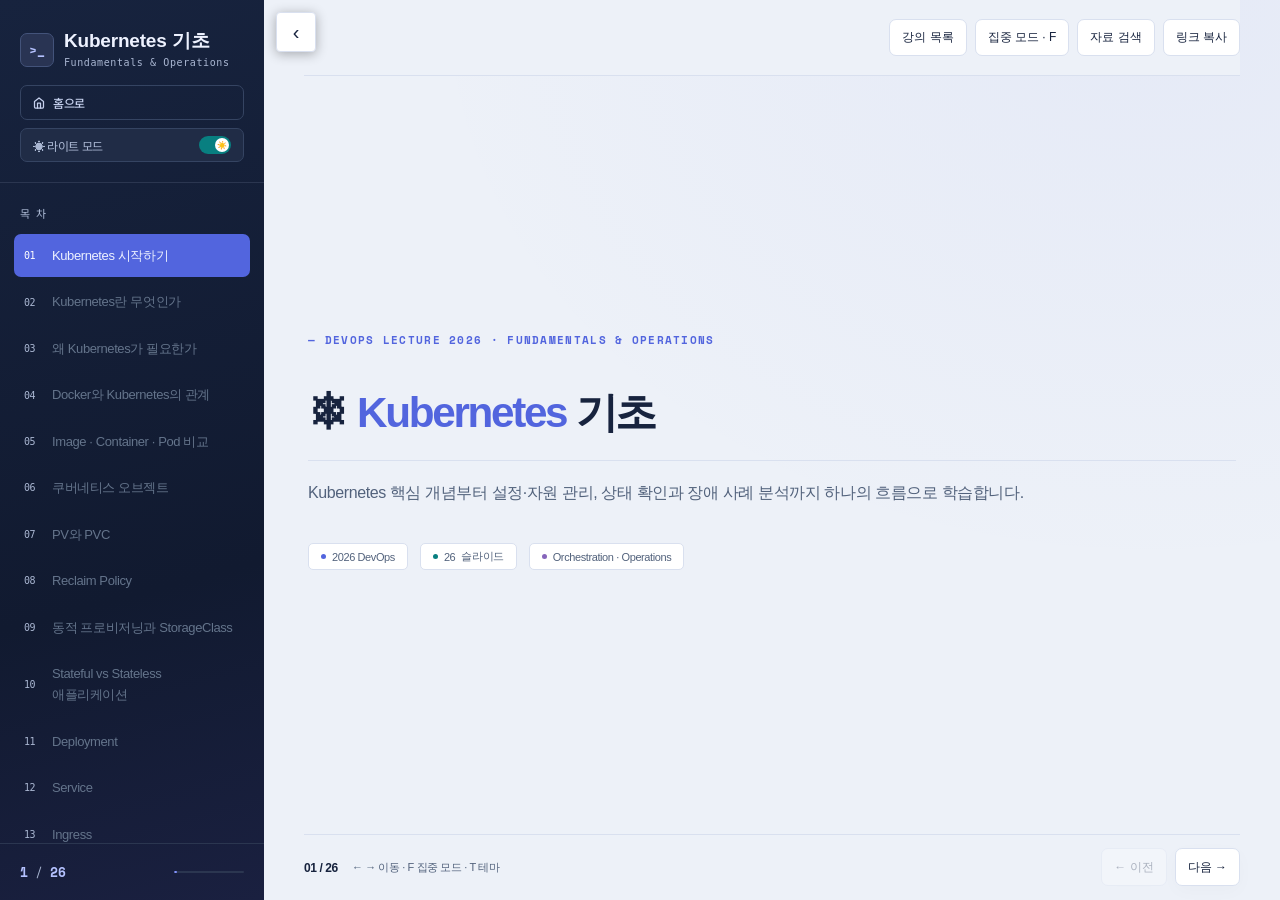
<file: lecture_note/kubernetes.html>
<!DOCTYPE html>
<html lang="ko">
<head>
<meta charset="UTF-8">
<meta name="viewport" content="width=device-width, initial-scale=1.0">
<title>Kubernetes 기초</title>
<link href="https://fonts.googleapis.com/css2?family=Noto+Sans+KR:wght@300;400;500;700;900&family=Space+Mono:wght@400;700&family=Google+Sans+Code:wght@400;500;600;700&display=swap" rel="stylesheet">
<style>
  :root {
    --bg: #0a0a0f;
    --sidebar-bg: #0f0f1a;
    --sidebar-w: 280px;
    --accent: #6ee7b7;
    --accent2: #818cf8;
    --accent3: #f472b6;
    --text: #e2e8f0;
    --text-muted: #64748b;
    --border: rgba(255,255,255,0.07);
    --slide-transition: 0.5s cubic-bezier(0.4,0,0.2,1);
    --card-bg: rgba(255,255,255,0.03);
    --card-hover-bg: rgba(255,255,255,0.055);
    --toc-hover: rgba(255,255,255,0.04);
    --toc-active: rgba(110,231,183,0.08);
    --stat-bg: rgba(255,255,255,0.025);
    --bar-track: rgba(255,255,255,0.05);
    --kbd-bg: rgba(255,255,255,0.06);
    --nav-bg: rgba(255,255,255,0.06);
    --shadow: none;
    --code-bg: #0d1117;
    --code-text: #e6edf3;
    --highlight-bg: rgba(110,231,183,0.05);
    --highlight-border: rgba(110,231,183,0.3);
    --table-header: rgba(255,255,255,0.05);
    --table-row-alt: rgba(255,255,255,0.02);
    --table-border: rgba(255,255,255,0.08);
  }

  html.light {
    --bg: #f5f5f0;
    --sidebar-bg: #eeeee8;
    --accent: #059669;
    --accent2: #4f46e5;
    --accent3: #db2777;
    --text: #1e293b;
    --text-muted: #94a3b8;
    --border: rgba(0,0,0,0.09);
    --card-bg: rgba(255,255,255,0.7);
    --card-hover-bg: rgba(255,255,255,0.95);
    --toc-hover: rgba(0,0,0,0.04);
    --toc-active: rgba(5,150,105,0.08);
    --stat-bg: rgba(255,255,255,0.6);
    --bar-track: rgba(0,0,0,0.07);
    --kbd-bg: rgba(0,0,0,0.06);
    --nav-bg: rgba(255,255,255,0.7);
    --shadow: 0 2px 12px rgba(0,0,0,0.08);
    --code-bg: #1e2530;
    --code-text: #e6edf3;
    --highlight-bg: rgba(5,150,105,0.06);
    --highlight-border: rgba(5,150,105,0.3);
    --table-header: rgba(0,0,0,0.05);
    --table-row-alt: rgba(0,0,0,0.02);
    --table-border: rgba(0,0,0,0.1);
  }

  *, *::before, *::after {
    transition-property: background, background-color, border-color, color, box-shadow;
    transition-duration: 0.35s;
    transition-timing-function: ease;
  }
  .slide { transition: opacity var(--slide-transition), transform var(--slide-transition) !important; }

  * { margin: 0; padding: 0; box-sizing: border-box; }

  body {
    font-family: 'Noto Sans KR', sans-serif;
    background: var(--bg);
    color: var(--text);
    height: 100vh;
    overflow: hidden;
    display: flex;
  }

  /* ── SIDEBAR ── */
  #sidebar {
    width: var(--sidebar-w);
    min-width: var(--sidebar-w);
    height: 100vh;
    background: var(--sidebar-bg);
    border-right: 1px solid var(--border);
    display: flex;
    flex-direction: column;
    position: relative;
    z-index: 10;
  }

  .sidebar-header {
    padding: 24px 20px 16px;
    border-bottom: 1px solid var(--border);
  }

  .sidebar-brand {
    display: flex;
    align-items: center;
    gap: 10px;
    margin-bottom: 14px;
  }

  .brand-icon {
    width: 34px; height: 34px;
    background: linear-gradient(135deg, rgba(110,231,183,0.2), rgba(129,140,248,0.2));
    border: 1px solid rgba(110,231,183,0.3);
    border-radius: 8px;
    display: flex; align-items: center; justify-content: center;
    font-size: 16px;
    flex-shrink: 0;
  }

  .brand-text {
    font-size: 15px;
    font-weight: 700;
    color: var(--text);
    letter-spacing: -0.01em;
  }
  .brand-sub {
    font-family: 'Space Mono', monospace;
    font-size: 11px;
    color: var(--text-muted);
    margin-top: 1px;
  }

  .home-btn {
    display: flex;
    align-items: center;
    gap: 8px;
    background: rgba(110,231,183,0.07);
    border: 1px solid rgba(110,231,183,0.18);
    border-radius: 8px;
    padding: 8px 12px;
    color: var(--accent);
    font-family: 'Noto Sans KR', sans-serif;
    font-size: 16px;
    font-weight: 500;
    cursor: pointer;
    width: 100%;
    text-decoration: none;
    transition: all 0.2s;
    margin-bottom: 8px;
  }
  .home-btn:hover {
    background: rgba(110,231,183,0.14);
    border-color: rgba(110,231,183,0.35);
    transform: translateX(2px);
  }

  .theme-toggle {
    display: flex;
    align-items: center;
    justify-content: space-between;
    padding: 7px 12px;
    background: var(--card-bg);
    border: 1px solid var(--border);
    border-radius: 8px;
    cursor: pointer;
    user-select: none;
  }
  .theme-toggle:hover { background: var(--toc-hover); }
  .theme-label {
    font-size: 16px;
    color: var(--text-muted);
    font-family: 'Noto Sans KR', sans-serif;
  }
  .toggle-track {
    width: 32px; height: 18px;
    border-radius: 9px;
    background: var(--accent2);
    position: relative;
    transition: background 0.3s;
    flex-shrink: 0;
  }
  html.light .toggle-track { background: #f59e0b; }
  .toggle-thumb {
    position: absolute;
    top: 2px; left: 2px;
    width: 14px; height: 14px;
    border-radius: 50%;
    background: #fff;
    transition: transform 0.3s cubic-bezier(0.4,0,0.2,1);
    font-size: 8px;
    display: flex; align-items: center; justify-content: center;
  }
  html.light .toggle-thumb { transform: translateX(14px); }

  .toc-label {
    padding: 20px 20px 10px;
    font-size: 16px;
    font-family: 'Noto Sans KR', sans-serif;
    color: var(--text-muted);
    letter-spacing: 0.15em;
    text-transform: uppercase;
  }

  .toc-label {
    width: 100%;
    display: flex;
    align-items: center;
    justify-content: space-between;
    background: transparent;
    border: 0;
    cursor: pointer;
    text-align: left;
  }
  .toc-label:hover { color: var(--text); }
  .toc-toggle-icon {
    font-size: 14px;
    transition: transform 0.2s ease;
  }
  .toc-label[aria-expanded="false"] .toc-toggle-icon { transform: rotate(180deg); }
  .toc-list.toc-collapsed { display: none; }

  .toc-list {
    flex: 1;
    overflow-y: auto;
    padding: 0 10px 16px;
    scrollbar-width: thin;
    scrollbar-color: var(--border) transparent;
  }

  .toc-chapter {
    margin-bottom: 4px;
  }

  .toc-chapter-title {
    display: flex;
    align-items: center;
    gap: 8px;
    padding: 7px 10px;
    border-radius: 6px;
    cursor: pointer;
    transition: all 0.2s;
  }
  .toc-chapter-title:hover { background: var(--toc-hover); }

  .toc-chapter-icon {
    font-family: 'Space Mono', monospace;
    font-size: 13px;
    color: var(--accent);
    min-width: 18px;
  }

  .toc-chapter-name {
    font-size: 15px;
    font-weight: 600;
    color: var(--text-muted);
    text-transform: uppercase;
    letter-spacing: 0.08em;
    flex: 1;
  }

  .toc-items {
    padding-left: 8px;
  }

  .toc-item {
    display: flex;
    align-items: center;
    gap: 8px;
    padding: 7px 10px;
    border-radius: 6px;
    cursor: pointer;
    transition: all 0.2s;
    margin-bottom: 1px;
    position: relative;
  }
  .toc-item:hover { background: var(--toc-hover); }
  .toc-item.active { background: var(--toc-active); }
  .toc-item.active::before {
    content: '';
    position: absolute;
    left: 0; top: 50%;
    transform: translateY(-50%);
    width: 2px; height: 55%;
    background: var(--accent);
    border-radius: 0 2px 2px 0;
  }

  .toc-num {
    font-family: 'Space Mono', monospace;
    font-size: 14px;
    color: var(--text-muted);
    min-width: 22px;
    transition: color 0.2s;
  }
  .toc-item.active .toc-num { color: var(--accent); }

  .toc-text {
    font-size: 15px;
    color: #94a3b8;
    line-height: 1.35;
    transition: color 0.2s;
  }
  .toc-item.active .toc-text,
  .toc-item:hover .toc-text { color: var(--text); }

  .toc-dot {
    width: 5px; height: 5px;
    border-radius: 50%;
    background: var(--text-muted);
    margin-left: auto;
    flex-shrink: 0;
    transition: background 0.2s;
  }
  .toc-item.active .toc-dot { background: var(--accent); box-shadow: 0 0 5px var(--accent); }

  .sidebar-footer {
    padding: 12px 20px;
    border-top: 1px solid var(--border);
    display: flex;
    align-items: center;
    justify-content: space-between;
  }
  .slide-counter {
    font-family: 'Space Mono', monospace;
    font-size: 13px;
    color: var(--text-muted);
  }
  .slide-counter span { color: var(--accent); font-weight: 700; }

  .progress-bar {
    width: 70px; height: 2px;
    background: var(--border);
    border-radius: 1px;
    overflow: hidden;
  }
  .progress-fill {
    height: 100%;
    background: linear-gradient(90deg, var(--accent), var(--accent2));
    border-radius: 1px;
    transition: width 0.4s ease !important;
  }

  /* ── MAIN ── */
  #main {
    flex: 1;
    height: 100vh;
    position: relative;
    overflow: hidden;
  }

  .slide {
    position: absolute;
    inset: 0;
    padding: 52px 68px;
    display: flex;
    flex-direction: column;
    justify-content: flex-start;
    opacity: 0;
    transform: translateY(28px);
    transition: opacity var(--slide-transition), transform var(--slide-transition);
    pointer-events: none;
    overflow-y: auto;
    scrollbar-width: thin;
    scrollbar-color: var(--border) transparent;
  }
  .slide.active {
    opacity: 1;
    transform: translateY(0);
    pointer-events: all;
  }
  .slide.exit {
    opacity: 0;
    transform: translateY(-28px);
  }

  /* ── SLIDE: HOME ── */
  .slide-home {
    background: radial-gradient(ellipse at 25% 50%, rgba(110,231,183,0.06) 0%, transparent 55%),
                radial-gradient(ellipse at 78% 18%, rgba(129,140,248,0.08) 0%, transparent 50%),
                var(--bg);
    justify-content: center;
  }

  .slide-home .eyebrow {
    font-family: 'Space Mono', monospace;
    font-size: 14px;
    color: var(--accent);
    letter-spacing: 0.2em;
    text-transform: uppercase;
    margin-bottom: 18px;
    opacity: 0;
    animation: fadeUp 0.6s 0.2s forwards;
  }

  .slide-home h1 {
    font-size: clamp(34px, 4.5vw, 60px);
    font-weight: 900;
    line-height: 1.1;
    letter-spacing: -0.025em;
    margin-bottom: 20px;
    opacity: 0;
    animation: fadeUp 0.6s 0.35s forwards;
  }

  .slide-home h1 em {
    font-style: normal;
    background: linear-gradient(135deg, var(--accent) 0%, var(--accent2) 100%);
    -webkit-background-clip: text;
    -webkit-text-fill-color: transparent;
    background-clip: text;
  }

  .slide-home p.subtitle {
    font-size: 18px;
    color: #94a3b8;
    max-width: 520px;
    line-height: 1.75;
    margin-bottom: 36px;
    font-weight: 300;
    opacity: 0;
    animation: fadeUp 0.6s 0.5s forwards;
  }

  .meta-row {
    display: flex;
    gap: 12px;
    flex-wrap: wrap;
    opacity: 0;
    animation: fadeUp 0.6s 0.65s forwards;
  }

  .meta-chip {
    display: flex;
    align-items: center;
    gap: 6px;
    padding: 5px 12px;
    border: 1px solid var(--border);
    border-radius: 100px;
    font-size: 16px;
    color: var(--text-muted);
  }
  .meta-chip .dot {
    width: 5px; height: 5px;
    border-radius: 50%;
    background: var(--accent);
  }

  .deco-grid {
    position: absolute;
    right: 60px; top: 50%;
    transform: translateY(-50%);
    display: grid;
    grid-template-columns: repeat(4, 1fr);
    gap: 12px;
    opacity: 0;
    animation: fadeIn 1s 0.8s forwards;
    pointer-events: none;
  }
  .deco-cell {
    width: 44px; height: 44px;
    border: 1px solid var(--border);
    border-radius: 8px;
  }
  .deco-cell:nth-child(3n) { background: rgba(110,231,183,0.05); border-color: rgba(110,231,183,0.15); }
  .deco-cell:nth-child(5n) { background: rgba(129,140,248,0.05); border-color: rgba(129,140,248,0.15); }

  /* ── SLIDE: COMMON ── */
  .slide-label {
    font-family: 'Space Mono', monospace;
    font-size: 14px;
    color: var(--accent2);
    letter-spacing: 0.2em;
    text-transform: uppercase;
    margin-bottom: 14px;
  }

  .slide h1 {
    font-size: clamp(26px, 3vw, 42px);
    font-weight: 900;
    letter-spacing: -0.025em;
    line-height: 1.15;
    margin-bottom: 28px;
    border-bottom: 1px solid var(--border);
    padding-bottom: 20px;
  }

  .slide h1 .emoji {
    display: inline-block;
    margin-right: 6px;
  }

  .slide h2 {
    font-size: 24px;
    font-weight: 700;
    margin-top: 28px;
    margin-bottom: 12px;
    color: var(--text);
    letter-spacing: -0.01em;
  }

  .slide h2::before {
    content: '';
    display: inline-block;
    width: 3px;
    height: 18px;
    background: var(--accent2);
    margin-right: 10px;
    border-radius: 2px;
    vertical-align: middle;
    position: relative;
    top: -1px;
  }

  .slide h3 {
    font-size: 20px;
    font-weight: 600;
    margin-top: 20px;
    margin-bottom: 10px;
    color: var(--accent);
  }

  .slide p {
    font-size: 18px;
    line-height: 1.8;
    color: #94a3b8;
    margin-bottom: 14px;
  }
  html.light .slide p { color: #475569; }

  .slide ul, .slide ol {
    margin-left: 20px;
    margin-bottom: 18px;
  }

  .slide li {
    font-size: 18px;
    line-height: 1.75;
    color: #94a3b8;
    margin-bottom: 8px;
  }
  html.light .slide li { color: #475569; }

  .slide li strong { color: var(--text); }

  /* ── CODE BLOCK ── */
  .code-block {
    background: var(--code-bg);
    color: var(--code-text);
    padding: 18px 20px;
    border-radius: 10px;
    margin: 14px 0;
    font-family: 'Google Sans Code', monospace;
    font-size: 18px;
    line-height: 1.65;
    white-space: pre-wrap;
    word-break: break-all;
    overflow-wrap: break-word;
    border: 1px solid rgba(255,255,255,0.06);
    position: relative;
    overflow: visible;
    flex-shrink: 0;
  }
  .code-block::before {
    content: '';
    position: absolute;
    top: 0; left: 0; right: 0;
    height: 1px;
    background: linear-gradient(90deg, var(--accent), var(--accent2), transparent);
    border-radius: 10px 10px 0 0;
    opacity: 0.4;
  }

  /* ── HIGHLIGHT BOX ── */
  .highlight-box {
    background: var(--highlight-bg);
    border-left: 3px solid var(--highlight-border);
    padding: 18px 20px;
    margin: 16px 0;
    border-radius: 0 10px 10px 0;
    border: 1px solid var(--border);
    border-left: 3px solid var(--accent);
  }

  .highlight-box h3 {
    font-size: 20px;
    font-weight: 600;
    color: var(--accent);
    margin-top: 0;
    margin-bottom: 10px;
  }

  .highlight-box p, .highlight-box li {
    font-size: 18px;
    line-height: 1.75;
    color: #94a3b8;
    margin-bottom: 8px;
  }
  html.light .highlight-box p, html.light .highlight-box li { color: #475569; }

  /* ── DETAILS / SUMMARY ── */
  details.highlight-box {
    cursor: pointer;
  }

  details.highlight-box summary {
    list-style: none;
    display: flex;
    justify-content: space-between;
    align-items: center;
    cursor: pointer;
    user-select: none;
  }
  details.highlight-box summary::-webkit-details-marker { display: none; }

  details.highlight-box summary h3 {
    margin: 0;
    font-size: 20px;
    pointer-events: none;
  }

  details.highlight-box summary::after {
    content: '▾';
    color: var(--accent);
    font-size: 18px;
    transition: transform 0.3s;
    margin-left: 8px;
    flex-shrink: 0;
  }

  details.highlight-box[open] summary::after {
    transform: rotate(180deg);
  }

  details.highlight-box[open] summary {
    margin-bottom: 12px;
    padding-bottom: 12px;
    border-bottom: 1px solid var(--border);
  }

  details.highlight-box div {
    animation: fadeIn 0.3s ease;
  }

  /* ── KEYWORD ── */
  .keyword {
    background: rgba(110,231,183,0.12);
    color: var(--accent);
    padding: 1px 6px;
    border-radius: 4px;
    font-weight: 600;
    font-size: 0.95em;
    border: 1px solid rgba(110,231,183,0.2);
  }

  .important {
    color: var(--accent3);
    font-weight: 700;
  }

  /* ── TABLE ── */
  .slide table {
    width: 100%;
    border-collapse: collapse;
    margin: 16px 0;
    font-size: 16px;
  }

  .slide table th {
    padding: 11px 14px;
    background: var(--table-header);
    border: 1px solid var(--table-border);
    color: var(--text);
    font-weight: 600;
    text-align: center;
    font-size: 16px;
    letter-spacing: 0.03em;
  }

  .slide table td {
    padding: 10px 14px;
    border: 1px solid var(--table-border);
    color: #94a3b8;
    font-size: 18px;
    line-height: 1.6;
    vertical-align: top;
  }
  html.light .slide table td { color: #475569; }

  .slide table tr:nth-child(even) td {
    background: var(--table-row-alt);
  }

  .slide table tr:hover td {
    background: var(--toc-hover);
  }

  .slide table td strong {
    color: var(--text);
    font-weight: 600;
  }

  .tool-name {
    color: var(--accent);
    font-weight: 600;
  }

  /* ── IMAGE GRID ── */
  .img-grid {
    display: flex;
    gap: 16px;
    margin: 16px 0;
    flex-wrap: wrap;
  }

  .img-grid > div {
    flex: 1;
    min-width: 160px;
    border: 1px solid var(--border);
    padding: 10px;
    border-radius: 10px;
    text-align: center;
    background: var(--card-bg);
  }

  .img-grid > div p {
    margin-top: 8px;
    font-size: 16px;
    margin-bottom: 0;
  }

  .img-grid img {
    width: 100%;
    border-radius: 6px;
    transition: transform 0.3s;
    cursor: pointer;
  }
  .img-grid img:hover { transform: scale(1.03); }

  /* ── ARROW ── */
  .flow-arrow {
    font-size: 28px;
    color: var(--accent2);
    font-weight: bold;
    flex-shrink: 0;
    align-self: center;
  }
  
  /* ── SPLIT LAYOUT (2 COLUMNS) ── */
  .split-layout {
    display: flex;
    gap: 30px;
    margin-top: 20px;
    align-items: flex-start;
  }
  .split-layout > div {
    flex: 1;
  }

  @media (max-width: 768px) {
    .split-layout {
      flex-direction: column;
    }
  }

  /* ── NAV ARROWS ── */
  .nav-arrows {
    position: fixed;
    bottom: 28px;
    right: 36px;
    display: flex;
    gap: 8px;
    z-index: 100;
  }
  .nav-btn {
    width: 40px; height: 40px;
    border-radius: 50%;
    background: var(--nav-bg);
    border: 1px solid var(--border);
    color: var(--text);
    cursor: pointer;
    display: flex; align-items: center; justify-content: center;
    transition: all 0.2s;
    font-size: 14px;
    box-shadow: var(--shadow);
  }
  .nav-btn:hover {
    background: rgba(110,231,183,0.1);
    border-color: var(--accent);
    color: var(--accent);
  }
  .nav-btn:disabled { opacity: 0.3; cursor: default; pointer-events: none; }

  .key-hint {
    position: fixed;
    top: 20px; right: 24px;
    font-family: 'Noto Sans KR', sans-serif;
    font-size: 16px;
    color: var(--text-muted);
    display: flex; align-items: center; gap: 5px;
  }
  .key-hint kbd {
    padding: 1px 5px;
    background: var(--kbd-bg);
    border: 1px solid var(--border);
    border-radius: 4px;
    font-family: 'Space Mono', monospace;
    font-size: 16px;
  }

  /* ── CODE BLOCK ENHANCEMENTS ── */
  .code-block-container {
    position: relative;
    margin: 14px 0;
    overflow: visible;
  }
  .code-block {
    margin: 0 !important;
    padding-top: 36px !important;
    position: relative;
    overflow: hidden;
  }
  .code-lang-tag {
    position: absolute;
    top: 0;
    left: 0;
    background: var(--accent2);
    color: #fff;
    font-family: 'Space Mono', monospace;
    font-size: 11px;
    font-weight: 700;
    padding: 3px 10px;
    border-radius: 9px 0 8px 0;
    text-transform: uppercase;
    letter-spacing: 0.05em;
    z-index: 5;
    pointer-events: none;
    box-shadow: 2px 2px 5px rgba(0,0,0,0.1);
  }
  .copy-btn {
    position: absolute;
    top: 6px;
    right: 8px;
    background: rgba(255,255,255,0.08);
    border: 1px solid rgba(255,255,255,0.15);
    color: var(--text-muted);
    border-radius: 6px;
    padding: 5px 10px;
    font-size: 12px;
    cursor: pointer;
    transition: all 0.2s;
    z-index: 10;
    display: flex;
    align-items: center;
    gap: 6px;
    font-family: 'Noto Sans KR', sans-serif;
  }
  .copy-btn:hover {
    background: rgba(110,231,183,0.15);
    color: var(--accent);
    border-color: var(--accent);
  }
  .copy-btn.copied {
    background: rgba(110,231,183,0.2);
    color: var(--accent);
    border-color: var(--accent);
  }
  html.light .copy-btn {
    background: rgba(0,0,0,0.04);
    border-color: rgba(0,0,0,0.1);
  }
  html.light .copy-btn:hover {
    background: rgba(5,150,105,0.1);
  }

  /* ── TEXT MODAL ── */
  .text-modal {
    display: none;
    position: fixed;
    z-index: 2000;
    inset: 0;
    background: rgba(0,0,0,0.8);
    animation: fadeIn 0.25s;
    backdrop-filter: blur(4px);
  }
  .text-modal-content {
    position: absolute;
    top: 50%; left: 50%;
    transform: translate(-50%, -50%);
    width: 90%;
    max-width: 600px;
    background: var(--bg);
    border: 1px solid var(--border);
    border-radius: 12px;
    padding: 30px;
    box-shadow: 0 10px 40px rgba(0,0,0,0.5);
    animation: zoomIn 0.25s;
    color: var(--text);
  }
  .text-modal-content h3 {
    margin-top: 0;
    color: var(--accent);
    border-bottom: 1px solid var(--border);
    padding-bottom: 12px;
    margin-bottom: 16px;
  }
  .text-modal-content p {
    font-size: 16px;
    line-height: 1.6;
    margin-bottom: 12px;
    color: var(--text-muted);
  }
  html.light .text-modal-content p { color: #475569; }

  /* ── IMAGE MODAL ── */
  .image-modal {
    display: none;
    position: fixed;
    z-index: 2000;
    inset: 0;
    background: rgba(0,0,0,0.88);
    animation: fadeIn 0.25s;
  }
  .modal-content {
    position: absolute;
    top: 50%; left: 50%;
    transform: translate(-50%, -50%);
    width: 92%;
    max-width: 1300px;
    max-height: 88%;
    object-fit: contain;
    border-radius: 8px;
    box-shadow: 0 0 40px rgba(110,231,183,0.1);
    animation: zoomIn 0.25s;
  }
  @keyframes zoomIn {
    from { transform: translate(-50%, -50%) scale(0.85); opacity: 0; }
    to   { transform: translate(-50%, -50%) scale(1); opacity: 1; }
  }
  .close-modal {
    position: absolute;
    top: 18px; right: 28px;
    color: #e2e8f0;
    font-size: 36px;
    font-weight: bold;
    cursor: pointer;
    z-index: 2001;
    transition: color 0.2s;
  }
  .close-modal:hover { color: var(--accent); }

  /* ── LIGHT OVERRIDES ── */
  html.light .slide-home {
    background: radial-gradient(ellipse at 25% 50%, rgba(5,150,105,0.07) 0%, transparent 55%),
                radial-gradient(ellipse at 78% 18%, rgba(79,70,229,0.07) 0%, transparent 50%),
                var(--bg);
  }
  html.light .slide-home p.subtitle { color: #475569; }
  html.light .toc-text { color: #64748b; }
  html.light .toc-item.active .toc-text,
  html.light .toc-item:hover .toc-text { color: var(--text); }

  @keyframes fadeUp {
    from { opacity: 0; transform: translateY(18px); }
    to   { opacity: 1; transform: translateY(0); }
  }
  @keyframes fadeIn {
    from { opacity: 0; } to { opacity: 1; }
  }

  ::-webkit-scrollbar { width: 4px; height: 4px; }
  ::-webkit-scrollbar-track { background: transparent; }
  ::-webkit-scrollbar-thumb { background: var(--border); border-radius: 2px; }

  /* ── COMPARISON TABLE OVERRIDE ── */
  .comparison-table { width: 100%; border-collapse: collapse; margin: 16px 0; font-size: 13px; }
  .comparison-table th, .comparison-table td { border: 1px solid var(--table-border); padding: 11px 14px; text-align: left; }
  .comparison-table th { background: var(--table-header); color: var(--text); font-weight: 600; text-align: center; }
  .comparison-table tr:nth-child(even) td { background: var(--table-row-alt); }
  .comparison-table tr:hover td { background: var(--toc-hover); }
  .comparison-table td { color: #94a3b8; line-height: 1.6; }
  html.light .comparison-table td { color: #475569; }
  .comparison-table td strong { color: var(--text); }

  /* ── MOBILE ── */
  .menu-toggle {
    display: flex;
    position: fixed;
    top: 12px; left: calc(var(--sidebar-w) + 12px);
    z-index: 300;
    width: 40px; height: 40px;
    border-radius: 8px;
    background: var(--card-bg);
    border: 1px solid var(--border);
    color: var(--text);
    cursor: pointer;
    font-size: 20px;
    align-items: center; justify-content: center;
    box-shadow: 0 2px 12px rgba(0,0,0,0.3);
    backdrop-filter: blur(8px);
  }
  @media (min-width: 769px) {
    body.sidebar-collapsed #sidebar {
      width: 0;
      min-width: 0;
      overflow: hidden;
      border-right: 0;
    }
    body.sidebar-collapsed .menu-toggle { left: 12px; }
    #sidebar, .menu-toggle { transition: width 0.3s ease, min-width 0.3s ease, left 0.3s ease; }
  }
  .sidebar-overlay {
    display: none;
    position: fixed;
    inset: 0;
    background: rgba(0,0,0,0.5);
    z-index: 150;
  }
  @media (max-width: 768px) {
    html,
    body {
      width: 100%;
      max-width: 100%;
      overflow: hidden;
    }
    #main {
      width: 100%;
      min-width: 0;
    }
    .menu-toggle { display: flex; left: 12px; }
    #sidebar {
      position: fixed;
      left: 0; top: 0;
      height: 100vh;
      transform: translateX(-100%);
      transition: transform 0.3s ease !important;
      z-index: 200;
      box-shadow: 4px 0 20px rgba(0,0,0,0.4);
    }
    body.sidebar-open #sidebar { transform: translateX(0); }
    body.sidebar-open .sidebar-overlay { display: block; }
    .slide {
      width: 100%;
      min-width: 0;
      padding: 56px 20px 80px;
      overflow-x: hidden;
      overflow-wrap: anywhere;
      word-break: keep-all;
    }
    .slide > *,
    .split-layout > *,
    .highlight-box,
    details,
    details summary,
    details summary > * {
      min-width: 0;
      max-width: 100%;
    }
    .slide-home { justify-content: flex-start; padding-top: 96px; }
    .slide-home .deco-grid { display: none; }
    .slide-home .eyebrow {
      font-size: 12px;
      letter-spacing: 0.1em;
      overflow-wrap: anywhere;
    }
    .slide-home p.subtitle { font-size: 16px; }
    .meta-row { gap: 8px; }
    .meta-chip { max-width: 100%; font-size: 14px; }
    .slide h1 { font-size: clamp(26px, 9vw, 36px); }
    .slide p,
    .slide li,
    .highlight-box p,
    .highlight-box li { font-size: 16px; }
    .split-layout {
      width: 100%;
      gap: 12px !important;
    }
    .split-layout > div {
      flex: 1 1 100% !important;
      width: 100%;
    }
    .highlight-box { padding: 15px 16px; }
    details.highlight-box summary {
      gap: 8px;
      white-space: normal;
      overflow-wrap: anywhere;
    }
    .code-block-container,
    .code-block { width: 100%; max-width: 100%; }
    .code-block {
      font-size: 14px;
      white-space: pre-wrap;
      word-break: break-word;
      overflow-wrap: anywhere;
    }
    .slide table,
    .comparison-table {
      display: block;
      width: 100%;
      max-width: 100%;
      overflow-x: auto;
      -webkit-overflow-scrolling: touch;
    }
    .slide table th,
    .slide table td { padding: 9px 10px; font-size: 14px; }
    /* Keep inline diagrams inside the viewport without changing desktop layout. */
    .slide [style*="display:flex"] {
      min-width: 0;
      max-width: 100%;
    }
    .slide [style*="display:flex"] > * { min-width: 0; }
    .nav-arrows { right: 16px; bottom: 16px; }
    .key-hint { display: none; }
  }
  @media (max-width: 480px) {
    .slide { padding: 56px 14px 80px; }
    .slide h2 { font-size: 22px !important; }
    .slide h3,
    .highlight-box h3,
    details.highlight-box summary,
    details.highlight-box summary h3 { font-size: 18px !important; }
    .slide [style*="gap:40px"] { gap: 16px !important; }
    .slide [style*="gap:16px"][style*="width:90%"] {
      width: 100% !important;
      gap: 8px !important;
    }
    .slide [style*="width:90%"] {
      width: 100% !important;
      padding-left: 12px !important;
      padding-right: 12px !important;
    }
    .slide [style*="width:90%"] span { overflow-wrap: anywhere; }
    .nav-btn { width: 44px; height: 44px; font-size: 16px; }
  }
</style>
<style>
  .moved-to-practice { display: none !important; }
  .practice-slide .split { display: grid; grid-template-columns: 1fr 1fr; gap: 28px; align-items: start; }
  .practice-slide .box,
  .practice-slide .warning { padding: 17px 20px; margin: 14px 0; border: 1px solid var(--border); border-left: 3px solid var(--accent); border-radius: 0 10px 10px 0; background: rgba(110,231,183,.05); }
  .practice-slide .warning { border-left-color: #f59e0b; background: rgba(245,158,11,.05); }
  .practice-slide .code { position: relative; white-space: pre-wrap; word-break: break-all; overflow-wrap: break-word; overflow: visible; overflow-x: hidden; flex-shrink: 0; margin: 14px 0; padding: 35px 20px 18px; border: 1px solid rgba(255,255,255,.07); border-radius: 10px; background: var(--code-bg); color: var(--code-text); font: 15px/1.65 'Google Sans Code', monospace; }
  .practice-slide .code::before { content: attr(data-lang); position: absolute; left: 0; top: 0; padding: 3px 10px; border-radius: 9px 0 8px 0; background: var(--accent2); color: white; font: 700 11px 'Space Mono'; text-transform: uppercase; }
  .practice-slide .cmd { color: #6ee7b7; font-weight: 700; }
  .practice-slide .key { color: #818cf8; }
  .practice-slide .str { color: #a5d6ff; }
  .practice-slide .comment { color: #6e7681; }
  .practice-slide table { width: 100%; border-collapse: collapse; margin: 16px 0; font-size: 16px; }
  .practice-slide th { padding: 10px 14px; text-align: left; color: var(--accent); background: rgba(255,255,255,.05); border-bottom: 1px solid var(--border); font: 700 14px 'Space Mono'; }
  .practice-slide td { padding: 9px 14px; color: var(--muted); border-bottom: 1px solid var(--border); line-height: 1.55; }
  .practice-slide tr:nth-child(even) td { background: rgba(255,255,255,.02); }
  @media (max-width: 768px) { .practice-slide .split { grid-template-columns: 1fr; } }
</style>
<script defer src="../assets/analytics-config.js"></script>
<script defer src="../assets/analytics.js"></script>
<link rel="stylesheet" href="../assets/devops-design.css">
<link rel="stylesheet" href="../assets/kubernetes-storage.css">
<link rel="icon" type="image/svg+xml" href="../assets/favicon.svg">
<link rel="stylesheet" href="../assets/kobong-presentation.css">
<script defer src="../assets/kobong-presentation.js"></script>
<link rel="stylesheet" href="../assets/lecture-search.css">
<script type="module" src="../assets/lecture-search.js"></script>
</head>
<body>

<button class="menu-toggle" onclick="toggleSidebar()" aria-label="좌측 패널 접기" aria-controls="sidebar" aria-expanded="true">‹</button>
<div class="sidebar-overlay" onclick="toggleSidebar()"></div>

<!-- ── SIDEBAR ── -->
<nav id="sidebar">
  <div class="sidebar-header">
    <div class="sidebar-brand">
      <div class="brand-icon">&gt;_</div>
      <div>
        <div class="brand-text">Kubernetes 기초</div>
        <div class="brand-sub">Fundamentals & Operations</div>
      </div>
    </div>
    <a class="home-btn" href="../" title="홈으로">
      <svg width="12" height="12" viewBox="0 0 24 24" fill="none" stroke="currentColor" stroke-width="2.5" stroke-linecap="round" stroke-linejoin="round">
        <path d="M3 9l9-7 9 7v11a2 2 0 0 1-2 2H5a2 2 0 0 1-2-2z"/><polyline points="9 22 9 12 15 12 15 22"/>
      </svg>
      홈으로
    </a>
    <div class="theme-toggle" onclick="toggleTheme()">
      <span class="theme-label" id="themeLabel">🌙 다크 모드</span>
      <div class="toggle-track"><div class="toggle-thumb">🌙</div></div>
    </div>
  </div>

  <div class="toc-label">목 차</div>
  <div class="toc-list" id="tocList"></div>

  <div class="sidebar-footer">
    <div class="slide-counter"><span id="curNum">1</span> / <span id="totNum">1</span></div>
    <div class="progress-bar"><div class="progress-fill" id="progressFill"></div></div>
  </div>
</nav>

<!-- ── SLIDES ── -->
<main id="main">

  <section class="slide slide-home" data-title="Kubernetes 시작하기">
    <div class="eyebrow">— DevOps Lecture 2026 · Fundamentals & Operations</div>
    <h1>⎈ <em>Kubernetes</em> 기초</h1>
    <p class="subtitle">Kubernetes 핵심 개념부터 설정·자원 관리, 상태 확인과 장애 사례 분석까지 하나의 흐름으로 학습합니다.</p>
    <div class="meta-row">
      <div class="meta-chip"><span class="dot"></span> 2026 DevOps</div>
      <div class="meta-chip"><span class="dot" style="background:var(--accent2)"></span> <span id="homeSlideCount">26</span> 슬라이드</div>
      <div class="meta-chip"><span class="dot" style="background:var(--accent3)"></span> Orchestration · Operations</div>
    </div>
    <div class="deco-grid">
      <div class="deco-cell"></div><div class="deco-cell"></div><div class="deco-cell"></div><div class="deco-cell"></div>
      <div class="deco-cell"></div><div class="deco-cell"></div><div class="deco-cell"></div><div class="deco-cell"></div>
      <div class="deco-cell"></div><div class="deco-cell"></div><div class="deco-cell"></div><div class="deco-cell"></div>
      <div class="deco-cell"></div><div class="deco-cell"></div><div class="deco-cell"></div><div class="deco-cell"></div>
    </div>
  </section>

<section class="slide" data-title="Kubernetes란 무엇인가">
    <div class="slide-label">01 — Kubernetes란 무엇인가</div>
            <h1><span class="emoji">⎈</span>Kubernetes란 무엇인가?</h1>
            
            <h2>정의</h2>
            <p><span class="keyword">Kubernetes</span>(쿠버네티스, K8s)는 <strong>컨테이너화된 애플리케이션의 배포, 스케일링 및 관리를 자동화</strong>하는 오픈소스 컨테이너 오케스트레이션 플랫폼입니다.</p>
            
            <div class="highlight-box">
                <h3>⎈ Kubernetes 이름의 뜻</h3>
                <p><strong>Kubernetes는 그리스어에서 유래한 이름으로, ‘키잡이’ 또는 ‘조타수’라는 뜻</strong>입니다. 배의 키를 잡고 방향을 조종하는 사람을 가리킵니다.</p>
                <p>배의 항로를 유지하는 조타수에 비유하면, Kubernetes는 컨테이너화된 앱이 원하는 상태로 실행되도록 배치와 운영을 관리하는 역할을 합니다.</p>
                <p style="font-size: 14px;"><a href="https://kubernetes.io/docs/concepts/overview/" target="_blank" rel="noopener noreferrer" style="color: var(--accent);">출처: Kubernetes 공식 문서 — 이름의 유래</a></p>
                <h3>💡 K8s의 의미</h3>
                <p>Kubernetes를 <strong>K8s</strong>로 줄여 쓰는 이유는 'K'와 's' 사이에 8개의 문자가 있기 때문입니다.</p>
            </div>

            <h2>주요 기능</h2>
            <div class="split-layout" style="flex-wrap: wrap; gap: 20px;">
                <div class="highlight-box" style="flex: 1 1 calc(50% - 20px); margin: 0;">
                    <h4>🔄 자동화된 배포와 롤백</h4>
                    <p>애플리케이션 배포를 자동화하고, 문제 발생 시 이전 버전으로 즉시 롤백</p>
                </div>
                <div class="highlight-box" style="flex: 1 1 calc(50% - 20px); margin: 0;">
                    <h4>📊 자동 스케일링</h4>
                    <p>CPU, RAM 또는 커스텀 메트릭 기반으로 자동 확장/축소</p>
                </div>
                <div class="highlight-box" style="flex: 1 1 calc(50% - 20px); margin: 0;">
                    <h4>🏥 자가 치유</h4>
                    <p>실행에 실패한 컨테이너를 자동으로 재시작하고 교체</p>
                </div>
                <div class="highlight-box" style="flex: 1 1 calc(50% - 20px); margin: 0;">
                    <h4>⚖️ 로드 밸런싱</h4>
                    <p>트래픽을 여러 컨테이너에 분산하여 안정적인 서비스 제공</p>
                </div>
            </div>


            <details class="highlight-box" style="cursor: pointer;">
                <summary style="font-size: 20px; font-weight: bold; color: #667eea; margin-bottom: 10px;">💡 핵심 컴포넌트 (직접구현할 경우)</summary>
                <h3>Control Plane (마스터 노드)</h3>
                <ul>
                    <li><strong>API Server:</strong> 모든 요청의 진입점, kubectl과 통신하는 인터페이스</li>
                    <li><strong>etcd:</strong> 클러스터의 모든 데이터를 저장하는 분산 키-값 저장소</li>
                    <li><strong>Scheduler:</strong> 새로운 Pod를 어느 노드에 배치할지 결정</li>
                    <li><strong>Controller Manager:</strong> 클러스터 상태를 관리하고 원하는 상태로 유지</li>
                </ul>

                <h3>Worker Nodes (워커 노드)</h3>
                <ul>
                    <li><strong>Kubelet:</strong> 각 노드에서 실행되며 Pod와 컨테이너 관리</li>
                    <li><strong>Kube-proxy:</strong> 네트워크 규칙 관리 및 Pod 간 통신 지원</li>
                    <li><strong>Container Runtime:</strong> 실제 컨테이너 실행 (Docker, containerd, CRI-O 등)</li>
                </ul>
            </details>

            
            
        </section>


        <!-- Slide 2: Kubernetes의 필요성 -->
        <section class="slide" data-title="왜 Kubernetes가 필요한가">
    <div class="slide-label">02 — 왜 Kubernetes가 필요한가</div>
            <h1><span class="emoji">⎈</span>왜 Kubernetes가 필요한가?</h1>
            
            <h2>전통적인 배포 방식의 한계</h2>
            <p>과거에는 물리 서버에 애플리케이션을 직접 설치했습니다. 이는 리소스 할당 문제를 야기했고, 하나의 애플리케이션이 전체 서버 리소스를 독점할 수 있었습니다.</p>

            <h2>컨테이너의 등장과 한계</h2>
            <p>Docker와 같은 컨테이너 기술은 가볍고 이식성이 뛰어난 솔루션을 제공했지만, <span class="important">프로덕션 환경에서 수백, 수천 개의 컨테이너를 관리</span>하려면 오케스트레이션 도구가 필요했습니다.</p>

            <h2>Kubernetes가 해결하는 문제들</h2>
            <div class="split-layout" style="flex-wrap: wrap; gap: 20px;">
                <div class="highlight-box" style="flex: 1 1 calc(50% - 20px); margin: 0;">
                    <h4>📦 대규모 컨테이너 관리</h4>
                    <p>수백 개의 컨테이너를 자동화된 방식으로 관리</p>
                </div>
                <div class="highlight-box" style="flex: 1 1 calc(50% - 20px); margin: 0;">
                    <h4>🌐 고가용성</h4>
                    <p>애플리케이션이 항상 실행되도록 보장하고 자동 복구</p>
                </div>
                <div class="highlight-box" style="flex: 1 1 calc(50% - 20px); margin: 0;">
                    <h4>🔄 무중단 배포</h4>
                    <p>서비스 중단 없이 새 버전 배포 (Rolling Update)</p>
                </div>
                <div class="highlight-box" style="flex: 1 1 calc(50% - 20px); margin: 0;">
                    <h4>💰 리소스 효율성</h4>
                    <p>서버 리소스를 최적으로 활용하여 비용 절감</p>
                </div>
                <div class="highlight-box" style="flex: 1 1 calc(50% - 20px); margin: 0;">
                    <h4>🌍 멀티 클라우드</h4>
                    <p>AWS, GCP, Azure 등 어떤 환경에서도 동일하게 작동</p>
                </div>
                <div class="highlight-box" style="flex: 1 1 calc(50% - 20px); margin: 0;">
                    <h4>📈 쉬운 확장</h4>
                    <p>트래픽 증가에 따라 애플리케이션을 쉽게 확장</p>
                </div>
            </div>

            <div class="highlight-box">
                <h3>⚠️ 주의사항</h3>
                <p>Kubernetes는 강력하지만 복잡합니다. 소규모 프로젝트나 간단한 애플리케이션의 경우, Docker Compose나 다른 경량 솔루션이 더 적합할 수 있습니다.</p>
            </div>


            
            
        </section>


        <!-- Slide 3: Docker와 Kubernetes -->
        <section class="slide" data-title="Docker와 Kubernetes의 관계">
    <div class="slide-label">03 — Docker와 Kubernetes의 관계</div>
            <h1><span class="emoji">⎈</span>Docker와 Kubernetes의 관계</h1>
            
            <h2>역할의 차이</h2>
            <p>Docker와 Kubernetes는 함께 사용되지만, <strong>각각 다른 역할</strong>을 수행합니다.</p>

            <table>
                <thead>
                    <tr>
                        <th>구분</th>
                        <th>Docker</th>
                        <th>Kubernetes</th>
                    </tr>
                </thead>
                <tbody>
                    <tr>
                        <td><strong>주요 역할</strong></td>
                        <td>컨테이너 생성 및 실행</td>
                        <td>컨테이너 오케스트레이션</td>
                    </tr>
                    <tr>
                        <td><strong>범위</strong></td>
                        <td>단일 호스트</td>
                        <td>클러스터 전체</td>
                    </tr>
                    <tr>
                        <td><strong>자동화</strong></td>
                        <td>제한적</td>
                        <td>완전 자동화</td>
                    </tr>
                    <tr>
                        <td><strong>스케일링</strong></td>
                        <td>수동</td>
                        <td>자동</td>
                    </tr>
                    <tr>
                        <td><strong>복구</strong></td>
                        <td>수동</td>
                        <td>자동 (Self-healing)</td>
                    </tr>
                </tbody>
            </table>


            <h2>연동 프로세스</h2>
            <ol>
                <li><strong>개발 단계:</strong> Dockerfile 작성 및 로컬에서 테스트</li>
                <li><strong>이미지 저장:</strong> Container Registry(Docker Hub, ECR, GCR 등)에 푸시</li>
                <li><strong>Kubernetes 배포:</strong> Deployment YAML에서 이미지 경로 지정</li>
                <li><strong>컨테이너 실행:</strong> Kubernetes가 컨테이너 런타임을 통해 실행</li>
            </ol>

            <div class="highlight-box">
                <h3>💡 Container Runtime Interface (CRI)</h3>
                <p>Kubernetes는 Docker뿐만 아니라 containerd, CRI-O 등 다양한 컨테이너 런타임을 지원합니다. Docker로 빌드한 이미지는 여전히 사용할 수 있습니다.</p>
            </div>


            
            
        </section>


        <!-- Image, Container, and Pod comparison -->
        <section class="slide" data-title="Image · Container · Pod 비교">
            <div class="slide-label">04 — Image · Container · Pod 비교</div>
            <h1><span class="emoji">⎈</span>Image · Container · Pod 비교</h1>
            <p><span class="keyword">Image</span>는 실행에 필요한 패키지, <span class="keyword">Container</span>는 그 이미지로 만든 실행 인스턴스, <span class="keyword">Pod</span>는 Kubernetes가 컨테이너를 묶어 배치하는 최소 단위입니다.</p>

            <table>
                <thead>
                    <tr>
                        <th scope="col">구분</th>
                        <th scope="col">Image (이미지)</th>
                        <th scope="col">Container (컨테이너)</th>
                        <th scope="col">Pod (파드)</th>
                    </tr>
                </thead>
                <tbody>
                    <tr>
                        <td><strong>무엇인가?</strong></td>
                        <td>앱 코드·라이브러리·실행 설정을 담은 읽기 전용 템플릿</td>
                        <td>이미지를 바탕으로 생성한 격리된 실행 환경</td>
                        <td>하나 이상의 컨테이너를 담는 Kubernetes 리소스</td>
                    </tr>
                    <tr>
                        <td><strong>실행과 상태</strong></td>
                        <td>자체적으로 실행되지 않는 배포 산출물</td>
                        <td>프로세스를 실행하며, 중지·종료 상태도 존재</td>
                        <td>컨테이너를 같은 노드에 함께 배치하는 단위</td>
                    </tr>
                    <tr>
                        <td><strong>관계</strong></td>
                        <td>이미지 하나로 여러 컨테이너 생성 가능</td>
                        <td>각 컨테이너는 사용할 이미지를 지정</td>
                        <td>보통 앱 컨테이너 하나, 필요하면 보조 컨테이너도 포함</td>
                    </tr>
                    <tr>
                        <td><strong>예시</strong></td>
                        <td><code>fastapi-app:v1</code><br>Python·FastAPI·앱 코드를 담아 빌드한 이미지</td>
                        <td>이미지로 생성하고 Uvicorn으로 FastAPI 앱을 실행한 컨테이너</td>
                        <td>FastAPI 앱 컨테이너를 담은 <code>api-1</code> Pod</td>
                    </tr>
                </tbody>
            </table>

            <h2>같은 이미지로 Pod 두 개를 실행하면?</h2>
            <div class="code-block" data-lang="개념도">Image: fastapi-app:v1 (Python + FastAPI + 앱 코드)
  ├─ 이미지로 생성 → Pod api-1 [ FastAPI Container A ]
  └─ 이미지로 생성 → Pod api-2 [ FastAPI Container B ]</div>
            <p>같은 이미지를 사용해도 각 컨테이너에서 FastAPI 앱이 별도로 실행됩니다. Kubernetes에서는 Pod 수를 늘려 앱의 실행 인스턴스를 확장합니다.</p>

            <div class="highlight-box">
                <h3>💡 Pod 안에서 공유하는 것</h3>
                <p>같은 Pod의 컨테이너는 <strong>IP와 포트 공간을 공유</strong>하고 <code>localhost</code>로 통신합니다. Pod에 정의한 볼륨을 각 컨테이너에 마운트하면 파일도 공유할 수 있습니다.</p>
                <p style="margin-bottom: 0;">컨테이너마다 자체 파일시스템이 있으므로 <strong>Pod에 함께 넣는 것만으로 모든 파일이 공유되지는 않습니다.</strong></p>
            </div>
        </section>

        <section class="slide storage-slide" data-title="쿠버네티스 오브젝트" id="k8s-objects">
            <div class="slide-label">05 — 쿠버네티스 오브젝트</div>
            <h1>⎈ 원하는 상태를 오브젝트로 표현하기</h1>
            <p>“쿠버네티스에서는 모든 것이 오브젝트다”는 입문용 표현입니다. 정확하게는 <strong>주요 관리 대상을 Kubernetes API 오브젝트로 표현</strong>합니다. YAML은 이 오브젝트를 만들거나 변경할 때 사용하는 선언 파일(매니페스트)의 한 형식입니다.</p>
            <p><strong>왜 필요할까요?</strong> 매번 서버에 명령을 내리는 대신 원하는 상태를 기록하면, 시스템이 실제 상태와 비교하며 차이를 줄일 수 있습니다.</p>
            <div class="storage-table-wrap" tabindex="0" role="region" aria-label="주요 API 오브젝트 비교표">
                <table><thead><tr><th scope="col">오브젝트</th><th scope="col">표현하는 대상</th><th scope="col">범위</th></tr></thead><tbody>
                    <tr><td>Pod</td><td>함께 배치되는 하나 이상의 컨테이너와 실행 설정</td><td>네임스페이스</td></tr>
                    <tr><td>Deployment</td><td>Pod 복제본 수와 업데이트 방식</td><td>네임스페이스</td></tr>
                    <tr><td>Service</td><td>Pod 집합에 접근할 네트워크 엔드포인트</td><td>네임스페이스</td></tr>
                    <tr><td>PV</td><td>클러스터에서 사용할 실제 스토리지와 연결 정보</td><td>클러스터 전체</td></tr>
                    <tr><td>PVC</td><td>애플리케이션에 필요한 스토리지 요청</td><td>네임스페이스</td></tr>
                </tbody></table>
            </div>
            <p class="storage-note">컨테이너 자체를 독립적인 Kubernetes API 오브젝트로 생성하지는 않습니다. 일반적인 앱 컨테이너 설정은 Pod의 <code>spec.containers</code>에 작성합니다.</p>
            <h2>YAML에서 읽어야 할 다섯 가지</h2>
            <div class="storage-table-wrap" tabindex="0" role="region" aria-label="YAML 필드와 관측 상태 비교표">
                <table><thead><tr><th scope="col">필드</th><th scope="col">의미</th><th scope="col">예시</th></tr></thead><tbody>
                    <tr><td><code>apiVersion</code></td><td>사용할 API 그룹·버전</td><td>Deployment는 <code>apps/v1</code>, Pod는 <code>v1</code></td></tr>
                    <tr><td><code>kind</code></td><td>오브젝트의 종류</td><td><code>Deployment</code></td></tr>
                    <tr><td><code>metadata</code></td><td>이름·네임스페이스·레이블 등 식별 정보</td><td><code>name: demo-web</code></td></tr>
                    <tr><td><code>spec</code></td><td>사용자가 선언한 원하는 상태</td><td><code>replicas: 2</code></td></tr>
                    <tr><td><code>status</code></td><td>시스템이 관측하고 갱신한 현재 상태</td><td><code>readyReplicas: 1</code></td></tr>
                </tbody></table>
            </div>
            <p class="storage-note">여기서 다루는 Pod·Deployment·PV·PVC 등은 spec/status를 사용합니다. 모든 종류가 동일한 필드 구조를 갖는 것은 아닙니다. <strong>status는 보통 적용할 YAML에 직접 작성하지 않고 조회 결과에서 확인</strong>합니다.</p>
            <h2>예시: 웹 서버 Pod 두 개를 유지하고 싶다면?</h2>
            <details><summary>Deployment YAML 예시 펼치기</summary>
                <div class="code-block" data-lang="YAML">apiVersion: apps/v1
kind: Deployment
metadata:
  name: demo-web
  namespace: default
spec:
  replicas: 2
  selector:
    matchLabels:
      app: demo-web
  template:
    metadata:
      labels:
        app: demo-web
    spec:
      containers:
        - name: web
          image: nginx:1.28 # 환경: 이 이미지를 가져올 수 있어야 함</div>
            </details>
            <ol class="storage-flow" aria-label="원하는 상태와 실제 상태를 맞추는 컨트롤 루프">
                <li><strong>선언 · spec</strong>Pod 두 개를 원합니다.</li>
                <li><strong>관측 · status</strong>현재 준비된 Pod는 한 개입니다.</li>
                <li><strong>차이 확인·조정</strong>관련 컨트롤러가 상태를 비교하고 필요한 조치를 수행합니다.</li>
                <li><strong>다시 관측 ↺</strong>두 개가 준비됐는지 확인하고 계속 반복합니다.</li>
            </ol>
            <p class="storage-note">예를 들어 관리 중인 Pod가 삭제되면 Deployment·ReplicaSet 컨트롤러가 함께 동작해 대체 Pod를 만듭니다. 단순히 준비되지 않은 Pod가 있다고 무조건 복제본을 늘리는 것은 아니며, 자원·이미지 등의 문제로 원하는 상태에 도달하지 못할 수도 있습니다.</p>
            <div class="highlight-box"><h3>📌 핵심 정리</h3><p>오브젝트에 <strong>원하는 상태를 선언</strong>하면 컨트롤러와 관련 구성요소가 실제 상태를 관찰하며 맞춰 갑니다. 다음에는 스토리지 요청을 표현하는 PV와 PVC를 살펴봅니다.</p></div>
            <p class="storage-sources">공식 문서: <a href="https://kubernetes.io/docs/concepts/overview/working-with-objects/" target="_blank" rel="noopener noreferrer">Kubernetes 오브젝트와 spec/status</a> · <a href="https://kubernetes.io/docs/concepts/architecture/controller/" target="_blank" rel="noopener noreferrer">컨트롤러</a></p>
        </section>

        <section class="slide storage-slide" data-title="PV와 PVC" id="k8s-pv-pvc">
            <div class="slide-label">06 — PV와 PVC</div>
            <h1>💾 실제 스토리지와 사용 요청 분리하기</h1>
            <p><strong>PV(PersistentVolume)</strong>는 실제 스토리지와 연결 정보를 나타내는 <strong>클러스터 범위의 오브젝트</strong>입니다. <strong>PVC(PersistentVolumeClaim)</strong>는 필요한 용량·접근 방식 등을 요청하는 <strong>네임스페이스 범위의 오브젝트</strong>입니다.</p>
            <p><strong>왜 필요할까요?</strong> 컨테이너의 쓰기 가능 계층에만 저장한 파일은 컨테이너가 교체되면 유지되지 않습니다. 앱의 실행 수명과 별도로 데이터를 보관하고, 스토리지의 구현과 사용 요청을 분리하기 위해 PV/PVC를 사용합니다.</p>
            <ol class="storage-flow" aria-label="Pod가 PVC를 참조하고 PVC가 PV에 바인딩되는 관계">
                <li><strong>Pod · storage-demo</strong>같은 네임스페이스의 PVC 이름 <code>demo-data</code>를 참조합니다.</li>
                <li><strong>PVC · demo-data</strong>조건에 맞는 PV 하나와 바인딩됩니다.</li>
                <li><strong>PV · 클러스터 범위</strong>디스크·파일 공유 등의 실제 스토리지에 대한 정보를 가집니다.</li>
                <li><strong>실제 스토리지</strong>컨테이너의 <code>/data</code>에 마운트되어 파일을 보관합니다.</li>
            </ol>
            <p class="storage-note">도식의 화살표는 <strong>참조·연결 관계</strong>입니다. 데이터가 PVC API 오브젝트를 통과한다는 뜻은 아닙니다. Pod는 디스크 종류·장치 ID 등의 세부 구현을 직접 지정하지 않아도 되지만, <code>claimName</code>, 볼륨 이름, <code>mountPath</code>는 설정해야 합니다.</p>
            <h2>접근 방식은 스토리지가 지원해야 합니다</h2>
            <div class="storage-table-wrap" tabindex="0" role="region" aria-label="스토리지 접근 방식 비교표"><table>
                <thead><tr><th scope="col">방식</th><th scope="col">의미</th><th scope="col">알아둘 점</th></tr></thead><tbody>
                    <tr><td>ReadWriteOnce · RWO</td><td>한 노드에서 읽기·쓰기</td><td>같은 노드의 여러 Pod가 사용할 수 있어 “Pod 하나만”이라는 뜻은 아님</td></tr>
                    <tr><td>ReadWriteMany · RWX</td><td>여러 노드에서 읽기·쓰기</td><td>이를 지원하는 파일 스토리지·드라이버가 필요</td></tr>
                </tbody></table></div>
            <h2>최소 예제: 1Gi 요청을 /data에 연결하기</h2>
            <p>기존 실습 환경 중 <strong>단일 노드 Minikube의 Linux 컨테이너</strong>를 기준으로 합니다. 실행 중인 클러스터에서 <code>standard</code> StorageClass와 provisioner가 준비되어 있는지 먼저 확인합니다. 생성 원리는 뒤의 동적 프로비저닝 슬라이드에서 설명합니다.</p>
            <div class="code-block" data-lang="Shell">kubectl config current-context
kubectl get storageclass
minikube addons list</div>
            <p class="storage-note">환경 의존 항목: <code>standard</code> 이름, 지원 용량·접근 방식, 이미지 다운로드 권한. Minikube의 <code>storage-provisioner</code>·<code>default-storageclass</code> 상태를 확인하세요. kind·Docker Desktop·사내 클러스터에서는 출력된 StorageClass 이름과 관리자 정책에 맞게 변경합니다.</p>
            <details open><summary>PVC와 Pod YAML · storage-demo.yaml로 저장</summary>
                <div class="code-block" data-lang="YAML">apiVersion: v1
kind: PersistentVolumeClaim
metadata:
  name: demo-data
  namespace: default
spec:
  storageClassName: standard # 환경 의존: 실제 StorageClass 이름
  accessModes:
    - ReadWriteOnce
  resources:
    requests:
      storage: 1Gi
---
apiVersion: v1
kind: Pod
metadata:
  name: storage-demo
  namespace: default
spec:
  containers:
    - name: app
      image: busybox:1.37 # 환경 의존: 이미지 다운로드 필요
      command: ["sh", "-c", "sleep 3600"]
      volumeMounts:
        - name: data
          mountPath: /data
  volumes:
    - name: data
      persistentVolumeClaim:
        claimName: demo-data</div>
            </details>
            <div class="code-block" data-lang="Shell">kubectl apply -f storage-demo.yaml
kubectl get pvc demo-data -n default
kubectl wait --for=condition=Ready pod/storage-demo -n default --timeout=120s
kubectl exec -n default storage-demo -- sh -c 'echo hello &gt; /data/hello.txt'
kubectl exec -n default storage-demo -- cat /data/hello.txt</div>
            <p class="storage-note">PVC가 <code>Bound</code>, Pod가 준비 상태이면 파일 쓰기·읽기를 확인할 수 있습니다. 대기 시간이 초과되면 <code>kubectl describe pvc demo-data -n default</code>와 <code>kubectl describe pod storage-demo -n default</code>의 이벤트에서 원인을 확인합니다.</p>
            <h2>Pod 삭제와 PVC 삭제는 다릅니다</h2>
            <div class="storage-table-wrap" tabindex="0" role="region" aria-label="Pod 삭제와 PVC 삭제 비교표"><table>
                <thead><tr><th scope="col">삭제 대상</th><th scope="col">이 예제의 동작</th></tr></thead><tbody>
                    <tr><td>Pod만 삭제</td><td>별도로 만든 PVC와 PV는 유지됩니다. 새 Pod가 같은 PVC를 마운트하면 저장된 파일을 다시 사용할 수 있습니다.</td></tr>
                    <tr><td>PVC 삭제</td><td>연결된 PV와 스토리지의 후속 처리는 Reclaim Policy에 따라 달라집니다.</td></tr>
                </tbody></table></div>
            <p class="storage-note">Pod가 PVC를 사용하는 동안에는 삭제 요청을 해도 보호 장치 때문에 PVC 제거가 지연될 수 있습니다. 영구 볼륨도 백업은 아니며, 로컬 실습 클러스터·디스크 자체를 삭제하거나 잃으면 데이터가 손실될 수 있습니다.</p>
            <div class="highlight-box"><h3>📌 핵심 정리</h3><p><strong>Pod → PVC 참조 → PV 바인딩 → 실제 스토리지</strong>의 관계를 기억하세요. Pod를 삭제했다고 영구 데이터가 바로 삭제되는 것은 아닙니다.</p></div>
            <p class="storage-sources">공식 문서: <a href="https://kubernetes.io/docs/concepts/storage/persistent-volumes/" target="_blank" rel="noopener noreferrer">PV·PVC와 사용 중인 스토리지 보호</a> · <a href="https://minikube.sigs.k8s.io/docs/handbook/persistent_volumes/" target="_blank" rel="noopener noreferrer">Minikube 영구 스토리지</a></p>
        </section>

        <section class="slide storage-slide" data-title="Reclaim Policy" id="k8s-reclaim-policy">
            <div class="slide-label">07 — Reclaim Policy</div>
            <h1>🗃️ PVC 삭제 이후의 처리 정책</h1>
            <p><strong>Reclaim Policy</strong>는 <strong>PVC가 삭제되어 PV가 해제됐을 때 PV와 실제 스토리지를 어떻게 처리할지</strong> 정하는 정책입니다. 단순히 “사용이 끝난 볼륨의 초기화 설정”이라는 뜻은 아닙니다.</p>
            <p><strong>왜 필요할까요?</strong> 더 이상 쓰지 않는 스토리지를 자동 정리할지, 데이터를 보존하고 관리자가 확인할지를 정해야 하기 때문입니다.</p>
            <div class="storage-table-wrap" tabindex="0" role="region" aria-label="Retain Delete Recycle 비교표"><table>
                <thead><tr><th scope="col">정책</th><th scope="col">PV·실제 스토리지 처리</th><th scope="col">재사용·주의점</th></tr></thead><tbody>
                    <tr><td><strong>Retain</strong></td><td>PV와 데이터·스토리지를 보존합니다. PV는 보통 Released 상태로 남습니다.</td><td>관리자가 데이터 확인, 정리, 재사용 절차를 처리합니다. 새 PVC에 곧바로 자동 재할당되지 않습니다.</td></tr>
                    <tr><td><strong>Delete</strong></td><td>지원되는 드라이버에서 PV 오브젝트와 연결된 실제 스토리지를 삭제합니다.</td><td>데이터도 잃을 수 있습니다. 드라이버 처리와 보호 장치 때문에 즉시 완료되지 않을 수 있습니다.</td></tr>
                    <tr><td><strong>Recycle</strong><br>deprecated</td><td>지원되는 과거 플러그인에서 데이터를 기본 정리한 뒤 볼륨을 재사용하던 방식입니다.</td><td><strong>폐기 예정으로 표시된 과거 방식</strong>입니다. 신규 구성에 권장하지 않으며 공식 문서는 동적 프로비저닝을 권장합니다.</td></tr>
                </tbody></table></div>
            <ol class="storage-flow" aria-label="PVC 삭제 후 정책에 따른 처리 흐름">
                <li><strong>PVC 삭제 요청</strong>사용 중이라면 제거가 지연될 수 있습니다.</li>
                <li><strong>PVC 제거·PV 해제</strong>PV의 reclaim policy를 기준으로 후속 처리합니다.</li>
                <li><strong>Retain / Delete</strong>관리자가 보존·정리하거나, 지원 드라이버가 스토리지를 삭제합니다.</li>
            </ol>
            <h2>예시: demo-data를 지우기 전에 확인하기</h2>
            <div class="code-block" data-lang="Shell"># demo-data 행의 VOLUME 열에서 연결된 PV 이름 확인
kubectl get pvc demo-data -n default

# 위 이름의 PV 행에서 RECLAIM POLICY 확인 (조회 권한 필요)
kubectl get pv</div>
            <p>예를 들어 연결된 PV가 <code>Retain</code>이면 PVC를 삭제해도 스토리지가 보존됩니다. <code>Delete</code>이면 드라이버가 스토리지까지 삭제할 수 있으므로, 중요한 데이터는 <strong>삭제 전에 해당 PV의 실제 정책과 백업 여부</strong>를 확인해야 합니다.</p>
            <div class="highlight-box"><h3>📌 핵심 정리</h3><p>판단 기준은 <strong>Pod가 끝났는지</strong>가 아니라 <strong>PVC가 제거된 뒤 PV를 어떻게 처리할지</strong>입니다. Retain은 백업을 대신하지 않으며, Delete의 실제 동작은 드라이버 지원에 달려 있습니다.</p></div>
            <p class="storage-sources">공식 문서: <a href="https://kubernetes.io/docs/concepts/storage/persistent-volumes/#reclaiming" target="_blank" rel="noopener noreferrer">PV 회수 정책·Recycle deprecated</a> · <a href="https://kubernetes.io/docs/tasks/administer-cluster/change-pv-reclaim-policy/" target="_blank" rel="noopener noreferrer">PV 정책 확인·변경</a></p>
        </section>

        <section class="slide storage-slide" data-title="동적 프로비저닝과 StorageClass" id="k8s-dynamic-provisioning">
            <div class="slide-label">08 — 동적 프로비저닝</div>
            <h1>⚙️ PVC 요청에 맞춰 스토리지 만들기</h1>
            <p><strong>프로비저닝</strong>은 사용할 자원을 준비하는 일입니다. 동적 프로비저닝에서는 <strong>PVC 요청에 따라 provisioner가 실제 스토리지와 PV를 생성</strong>합니다. 요청마다 관리자가 디스크와 PV를 직접 준비하는 반복 작업을 줄입니다.</p>
            <div class="storage-table-wrap" tabindex="0" role="region" aria-label="정적 동적 프로비저닝 비교표"><table>
                <thead><tr><th scope="col">구분</th><th scope="col">정적 프로비저닝</th><th scope="col">동적 프로비저닝</th></tr></thead><tbody>
                    <tr><td>누가 언제 준비?</td><td>관리자가 실제 스토리지와 PV를 미리 준비</td><td>PVC 요청을 바탕으로 provisioner가 스토리지와 PV를 생성</td></tr>
                    <tr><td>PVC 연결</td><td>용량·접근 방식·클래스 등 조건이 맞는 기존 PV에 바인딩</td><td>선택한 StorageClass로 생성한 PV에 바인딩</td></tr>
                    <tr><td>필요한 준비</td><td>실제 스토리지, PV 정의, 접근을 지원하는 드라이버</td><td>적절한 StorageClass, 동작하는 provisioner·드라이버, 생성 권한과 자원</td></tr>
                </tbody></table></div>
            <h2>StorageClass는 생성 방법과 정책을 선택합니다</h2>
            <p><strong>StorageClass</strong>는 provisioner, 스토리지별 매개변수, 회수 정책, 바인딩 시점 등을 정의하는 <strong>클러스터 범위 오브젝트</strong>입니다. PVC의 <code>storageClassName</code>은 사용할 클래스를 지정합니다. 클래스 자체가 데이터를 저장하거나 디스크를 생성하는 프로그램은 아닙니다.</p>
            <ol class="storage-flow" aria-label="PVC 요청부터 동적 생성과 Pod 사용까지">
                <li><strong>1. PVC 요청</strong>용량·접근 방식과 <code>storageClassName</code> 지정</li>
                <li><strong>2. 클래스·provisioner</strong>선택한 클래스의 설정을 읽고 생성 처리</li>
                <li><strong>3. 스토리지·PV 생성</strong>실제 저장 공간과 이를 나타내는 PV 준비</li>
                <li><strong>4. PVC 바인딩</strong>요청과 PV 연결</li>
                <li><strong>5. Pod 사용</strong>PVC를 참조한 볼륨을 컨테이너에 마운트</li>
            </ol>
            <p class="storage-note"><code>WaitForFirstConsumer</code> 클래스는 PVC만 만들었을 때 생성을 기다릴 수 있습니다. 이를 사용하는 Pod의 배치 조건을 확인한 뒤 프로비저닝·바인딩하므로, 위 도식은 논리적 흐름이며 항상 PVC 생성 즉시 진행되는 것은 아닙니다.</p>
            <h2>예시: 앞의 standard는 무엇일까요?</h2>
            <div class="code-block" data-lang="Shell"># 클래스 이름과 provisioner, 정책, 바인딩 방식 확인
kubectl get storageclass
kubectl get storageclass standard -o yaml</div>
            <p>앞의 PVC 예제는 <code>storageClassName: standard</code>로 선택했습니다. 아래는 Minikube의 기본 hostPath provisioner 구성을 설명하기 위한 주요 필드 예시입니다. <strong>기존 클래스를 덮어쓰는 실습이 아니며 실제 조회 결과를 기준</strong>으로 합니다.</p>
            <div class="code-block" data-lang="YAML">apiVersion: storage.k8s.io/v1
kind: StorageClass
metadata:
  name: standard
provisioner: k8s.io/minikube-hostpath # 환경 의존: Minikube 기본 provisioner
reclaimPolicy: Delete
volumeBindingMode: Immediate</div>
            <p><strong>동적으로 생성된 PV는 생성 시 StorageClass의 reclaimPolicy를 물려받습니다.</strong> StorageClass에서 이를 생략하면 기본값은 <code>Delete</code>입니다. 이미 생성된 볼륨의 삭제 결과는 해당 PV의 <code>spec.persistentVolumeReclaimPolicy</code>를 확인해야 합니다.</p>
            <div class="highlight-box"><h3>📌 환경별 전제조건</h3><ul>
                <li>PVC의 <code>storageClassName</code>을 생략하면 기본 StorageClass가 사용됩니다. 기본 클래스도 적합한 PV도 없으면 요청이 대기할 수 있습니다. <code>storageClassName: ""</code>는 생략과 달리 클래스 없는 PV를 요청하며 동적 프로비저닝을 끕니다.</li>
                <li>운영 환경은 보통 스토리지에 맞는 <strong>CSI 드라이버와 provisioner</strong>가 필요합니다. StorageClass YAML만 만든다고 드라이버가 설치되지는 않습니다.</li>
                <li>Minikube의 기본 hostPath provisioner는 간단한 로컬 실습용이며 CSI 드라이버와는 다릅니다. 여기서는 단일 노드에 한정합니다. kind·Docker Desktop·사내 환경은 클래스와 지원 기능을 별도로 확인합니다.</li>
                <li>앞의 PVC가 Pending이면 클래스 이름, provisioner 상태, 용량·권한, <code>volumeBindingMode</code>와 Pod 생성 여부를 확인합니다.</li>
            </ul></div>
            <div class="highlight-box"><h3>📌 핵심 정리</h3><p><strong>PVC는 요청, StorageClass는 생성 방식·정책, provisioner는 실제 생성 담당</strong>입니다. 준비된 스토리지 환경이 있어야 자동으로 동작합니다.</p></div>
            <p class="storage-sources">공식 문서: <a href="https://kubernetes.io/docs/concepts/storage/dynamic-provisioning/" target="_blank" rel="noopener noreferrer">동적 프로비저닝</a> · <a href="https://kubernetes.io/docs/concepts/storage/storage-classes/" target="_blank" rel="noopener noreferrer">StorageClass·기본 정책·바인딩 시점</a> · <a href="https://minikube.sigs.k8s.io/docs/tutorials/volume_snapshots_and_csi/" target="_blank" rel="noopener noreferrer">Minikube 기본 provisioner와 CSI의 차이</a></p>
        </section>

        <!-- Slide 5: Stateful vs Stateless -->
        <section class="slide" data-title="Stateful vs Stateless 애플리케이션">
    <div class="slide-label">05 — Stateful vs Stateless 애플리케이션</div>

            <h1><span class="emoji">⎈</span>Stateful vs Stateless 애플리케이션</h1>
            
            <h2>개념의 이해</h2>
            <p>Kubernetes에서 애플리케이션을 배포할 때 가장 중요한 결정 중 하나는 해당 애플리케이션이 <strong>상태를 유지해야 하는지</strong> 여부입니다.</p>

            <table>
                <thead>
                    <tr>
                        <th>구분</th>
                        <th>Stateless (무상태)</th>
                        <th>Stateful (상태유지)</th>
                    </tr>
                </thead>
                <tbody>
                    <tr>
                        <td><strong>데이터 저장</strong></td>
                        <td>인스턴스별 상태에 의존하지 않음 (외부 DB 저장 가능)</td>
                        <td>인스턴스의 상태·식별자와 저장 데이터 유지 필요</td>
                    </tr>
                    <tr>
                        <td><strong>Pod 이름 (대표 컨트롤러 기준)</strong></td>
                        <td>Deployment: 생성 시 접미사 부여 (myapp-7d8f9-xyz)</td>
                        <td>StatefulSet: 순번 기반 이름 유지 (mysql-0, mysql-1); 재생성 시 UID는 변경</td>
                    </tr>
                    <tr>
                        <td><strong>스케일링</strong></td>
                        <td>쉬움 (언제든 추가/제거)</td>
                        <td>복잡 (순서 보장 필요)</td>
                    </tr>
                    <tr>
                        <td><strong>복제본</strong></td>
                        <td>모두 동일</td>
                        <td>각각 고유한 상태</td>
                    </tr>
                    <tr>
                        <td><strong>스토리지</strong></td>
                        <td>불필요 또는 공유</td>
                        <td>각 Pod마다 전용</td>
                    </tr>
                    <tr>
                        <td><strong>예시</strong></td>
                        <td>웹 서버, API 서버</td>
                        <td>데이터베이스, 메시지 큐</td>
                    </tr>
                </tbody>
            </table>


            
            
        </section>


        <!-- Slide 6: Deployment -->
        <section class="slide" data-title="Deployment">
    <div class="slide-label">06 — Deployment</div>
            <h1><span class="emoji">⎈</span>Deployment</h1>
            
            <h2>정의</h2>
            <p><span class="keyword">Deployment</span>는 Pod의 배포를 관리하는 가장 기본적인 리소스입니다. ReplicaSet을 통해 지정된 수의 Pod 복제본을 유지하고, 롤링 업데이트와 롤백을 지원합니다.</p>

            <h2>주요 기능</h2>
            <div class="split-layout" style="flex-wrap: wrap; gap: 20px;">
                <div class="highlight-box" style="flex: 1 1 calc(50% - 20px); margin: 0;">
                    <h4>🔄 롤링 업데이트</h4>
                    <p>새 버전을 점진적으로 배포하여 무중단 업데이트</p>
                </div>
                <div class="highlight-box" style="flex: 1 1 calc(50% - 20px); margin: 0;">
                    <h4>↩️ 롤백</h4>
                    <p>문제 발생 시 이전 버전으로 즉시 복구</p>
                </div>
                <div class="highlight-box" style="flex: 1 1 calc(50% - 20px); margin: 0;">
                    <h4>📊 복제본 관리</h4>
                    <p>지정된 수의 Pod를 항상 유지</p>
                </div>
                <div class="highlight-box" style="flex: 1 1 calc(50% - 20px); margin: 0;">
                    <h4>🔧 자동 복구</h4>
                    <p>실패한 Pod를 자동으로 재생성</p>
                </div>
            </div>



            
            
        </section>


        <!-- Slide 7: Service -->
        <section class="slide" data-title="Service">
    <div class="slide-label">07 — Service</div>
            <h1><span class="emoji">⎈</span>Service</h1>
            
            <h2>정의</h2>
            <p><span class="keyword">Service</span>는 Pod 집합에 대한 <strong>안정적인 네트워크 엔드포인트</strong>를 제공합니다. Pod는 언제든 재생성될 수 있고 IP가 변경되므로, Service를 통해 일관된 접근 방법을 제공해야 합니다.</p>

            <h2>🔗 Pod 간 통신은 어떻게 할까?</h2>
            <p>Pod는 생성될 때마다 <strong>새로운 IP</strong>를 받습니다. 따라서 직접 IP로 통신하면 Pod가 재시작될 때 연결이 끊깁니다. 이 문제를 Service가 해결합니다.</p>

            <details class="highlight-box">
                <summary><h3>📌 핵심 원리: Label과 Selector</h3></summary>
                <div>
                    <p>Service는 <strong>Label Selector</strong>를 사용하여 특정 Label을 가진 Pod들을 자동으로 찾아 트래픽을 전달합니다.</p>
                    <div class="code-block">
# Pod에 Label 부여 (Deployment에서 설정)
labels:
  app: myapp      ← 이 Label을 가진 Pod를

# Service가 Selector로 찾아서 연결
selector:
  app: myapp      ← 자동으로 찾아 트래픽 전달</div>
                </div>
            </details>

            <h2>🌐 다른 Pod에서 접근하는 방법</h2>
            <p>같은 클러스터 내의 다른 Pod는 <strong>Service 이름</strong>으로 접근할 수 있습니다. Kubernetes가 자동으로 DNS를 생성해줍니다.</p>
            <div class="code-block">
# 같은 네임스페이스 내에서
curl http://myapp-service:80

# 다른 네임스페이스에서
curl http://myapp-service.default.svc.cluster.local:80</div>

            <h2>Service 타입</h2>
            <table>
                <thead>
                    <tr>
                        <th>타입</th>
                        <th>설명</th>
                        <th>사용 사례</th>
                    </tr>
                </thead>
                <tbody>
                    <tr>
                        <td><strong>ClusterIP</strong></td>
                        <td>클러스터 내부에서만 접근 가능 (기본값)</td>
                        <td>내부 마이크로서비스 간 통신</td>
                    </tr>
                    <tr>
                        <td><strong>NodePort</strong></td>
                        <td>각 노드의 특정 포트로 외부 접근 가능</td>
                        <td>개발/테스트 환경</td>
                    </tr>
                    <tr>
                        <td><strong>LoadBalancer</strong></td>
                        <td>클라우드 로드밸런서 자동 생성</td>
                        <td>프로덕션 외부 노출 서비스</td>
                    </tr>
                </tbody>
            </table>

            <div class="highlight-box">
                <h3>💡 Service Discovery</h3>
                <p>Kubernetes는 Service에 대해 자동으로 DNS 레코드를 생성합니다. Pod는 Service 이름만 알면 IP를 몰라도 통신할 수 있습니다.</p>
                <p>형식: <code>[서비스명].[네임스페이스].svc.cluster.local</code></p>
            </div>


            
            
        </section>


        <!-- Slide 8: Ingress -->
        <section class="slide" data-title="Ingress">
    <div class="slide-label">08 — Ingress</div>
            <h1><span class="emoji">⎈</span>Ingress</h1>
            
            <h2>정의</h2>
            <p><span class="keyword">Ingress</span>는 클러스터 외부에서 내부 서비스로의 <strong>HTTP/HTTPS 라우팅</strong>을 관리합니다.</p>
            <p>하나의 IP 주소로 여러 서비스를 노출하고, 도메인 기반 라우팅, SSL/TLS 종료, 경로 기반 라우팅 등을 제공합니다.</p>

            <div class="highlight-box">
                <h3>⚠️ Ingress Controller 필요</h3>
                <p>Ingress 리소스를 사용하려면 Ingress Controller가 클러스터에 설치되어 있어야 합니다.</p>
                <p>주요 Controller: NGINX, Traefik, HAProxy, AWS ALB, GKE Ingress</p>
            </div>

            <h2>🔄 요청 흐름 (Request Flow)</h2>
            <p>사용자의 요청이 어떤 과정을 거쳐 최종 애플리케이션까지 도달하는지 살펴봅니다.</p>

            <div style="display:flex; flex-direction:column; align-items:center; gap:6px; margin:20px 0;">
                <div style="display:flex; align-items:center; gap:12px; background:#e3f2fd; border-radius:12px; padding:14px 24px; border:2px solid #2196F3; width:90%; max-width:500px;">
                    <span style="font-size:28px;">👤</span>
                    <div><strong style="color:#1565c0;">사용자</strong><br><span style="font-size:13px; color:#555;">https://myapp.example.com/api 요청</span></div>
                </div>
                <div style="font-size:24px; color:#667eea;">▼</div>
                <div style="display:flex; align-items:center; gap:12px; background:#fce4ec; border-radius:12px; padding:14px 24px; border:2px solid #e91e63; width:90%; max-width:500px;">
                    <span style="font-size:28px;">🌐</span>
                    <div><strong style="color:#880e4f;">Ingress Controller</strong><br><span style="font-size:13px; color:#555;">SSL/TLS 처리 · 도메인/경로 기반 라우팅</span></div>
                </div>
                <div style="display:flex; gap:40px; font-size:14px; color:#667eea; font-weight:bold;">
                    <span>▼ /</span>
                    <span>▼ /api</span>
                </div>
                <div style="display:flex; gap:16px; width:90%; max-width:500px;">
                    <div style="flex:1; background:#e8f5e9; border-radius:12px; padding:12px 16px; border:2px solid #4caf50; text-align:center;">
                        <span style="font-size:22px;">📦</span><br>
                        <strong style="color:#2e7d32;">Service A</strong><br>
                        <span style="font-size:12px; color:#555;">frontend · port:80</span>
                    </div>
                    <div style="flex:1; background:#fff3e0; border-radius:12px; padding:12px 16px; border:2px solid #ff9800; text-align:center;">
                        <span style="font-size:22px;">📦</span><br>
                        <strong style="color:#e65100;">Service B</strong><br>
                        <span style="font-size:12px; color:#555;">api · port:8080</span>
                    </div>
                </div>
                <div style="display:flex; gap:40px; font-size:14px; color:#667eea; font-weight:bold;">
                    <span>▼ 로드밸런싱</span>
                    <span>▼ 로드밸런싱</span>
                </div>
                <div style="display:flex; gap:16px; width:90%; max-width:500px;">
                    <div style="flex:1; background:#f3e5f5; border-radius:12px; padding:12px 16px; border:2px solid #9c27b0; text-align:center;">
                        <span style="font-size:14px;">🟢 Pod 1 · 🟢 Pod 2 · 🟢 Pod 3</span>
                    </div>
                    <div style="flex:1; background:#f3e5f5; border-radius:12px; padding:12px 16px; border:2px solid #9c27b0; text-align:center;">
                        <span style="font-size:14px;">🟢 Pod 1 · 🟢 Pod 2 · 🟢 Pod 3</span>
                    </div>
                </div>
            </div>

            <table>
                <tr><th>단계</th><th>구성요소</th><th>역할</th></tr>
                <tr><td><strong>①</strong></td><td>사용자</td><td>도메인으로 HTTPS 요청 전송</td></tr>
                <tr><td><strong>②</strong></td><td>Ingress</td><td>도메인/경로 기반으로 적절한 Service로 라우팅</td></tr>
                <tr><td><strong>③</strong></td><td>Service</td><td>로드밸런싱을 통해 건강한 Pod 선택</td></tr>
                <tr><td><strong>④</strong></td><td>Pod</td><td>실제 애플리케이션이 요청 처리 후 응답</td></tr>
            </table>



            
            
        </section>


        <!-- Slide 09: Pod 상태 조회 -->
        <section class="slide imported-from-prev" data-title="Pod 상태 조회">
            <div class="slide-label">09 — kubectl get</div>
            <h1><span class="emoji">⎈</span>🔍 Pod 상태 조회</h1>
            <p><span class="keyword">kubectl get</span>은 리소스의 현재 상태를 요약해서 보여줍니다.</p>

            <div class="code-block">
# 현재 네임스페이스의 Pod 목록
kubectl get pods

# 모든 네임스페이스의 Pod
kubectl get pods -A

# 상세 정보 포함 (Node, IP 등)
kubectl get pods -o wide</div>

            <h2>🔎 Pod 상태 해석</h2>
            <table>
                <tr><th>STATUS</th><th>의미</th><th>대응</th></tr>
                <tr><td><strong>Running</strong></td><td>정상 실행 중</td><td>—</td></tr>
                <tr><td><strong>Pending</strong></td><td>스케줄링 대기 중</td><td>리소스 부족 또는 노드 확인</td></tr>
                <tr><td><strong>CrashLoopBackOff</strong></td><td>반복적으로 실패 후 재시작</td><td><code>kubectl logs</code>로 원인 확인</td></tr>
                <tr><td><strong>ImagePullBackOff</strong></td><td>이미지를 가져올 수 없음</td><td>이미지 이름/태그/레지스트리 확인</td></tr>
                <tr><td><strong>Completed</strong></td><td>작업 완료 (Job 등)</td><td>정상 종료</td></tr>
            </table>
        </section>

        <!-- Slide 10: 상세 정보 확인 -->
        <section class="slide imported-from-prev" data-title="상세 정보 확인">
            <div class="slide-label">10 — kubectl describe</div>
            <h1><span class="emoji">⎈</span>🔍 상세 정보 확인</h1>
            <p><span class="keyword">kubectl describe</span>는 특정 리소스의 상세 정보와 이벤트 기록을 보여줍니다.</p>

            <div class="code-block">
# Pod의 전체 이벤트와 상세 정보 확인
kubectl describe pod [Pod 이름]

# 출력 내용:
#   - Pod가 어느 Node에 배치되었는지
#   - 컨테이너 상태 (Running, Waiting, Terminated)
#   - 최근 이벤트 (스케줄링, 이미지 Pull, 실패 원인 등)
#   - 리소스 requests/limits</div>

            <div class="highlight-box">
                <h3>💡 describe는 장애 진단의 핵심 도구</h3>
                <p>Pod가 <code>Pending</code>이나 <code>CrashLoopBackOff</code>일 때, <code>describe</code>의 <strong>Events</strong> 섹션에서 원인을 파악할 수 있습니다.</p>
            </div>
        </section>

        <!-- Slide 11: 로그 확인 -->
        <section class="slide imported-from-prev" data-title="로그 확인">
            <div class="slide-label">11 — kubectl logs</div>
            <h1><span class="emoji">⎈</span>🔍 로그 확인</h1>
            <p><span class="keyword">kubectl logs</span>는 애플리케이션이 출력하는 로그를 확인하여 <strong>에러 원인을 진단</strong>합니다.</p>
            
            <div class="code-block">
# Pod 로그 조회
kubectl logs [Pod 이름]

# 실시간 로그 스트리밍 (-f = follow)
kubectl logs -f [Pod 이름]

# 크래시된 이전 컨테이너의 로그
kubectl logs [Pod 이름] --previous

# 최근 1시간의 로그만 보기
kubectl logs [Pod 이름] --since=1h</div>
        </section>

        <!-- Slide 12: 컨테이너 내부 접속 -->
        <section class="slide imported-from-prev" data-title="컨테이너 내부 접속">
            <div class="slide-label">12 — kubectl exec</div>
            <h1><span class="emoji">⎈</span>🔍 컨테이너 내부 접속</h1>
            <p><span class="keyword">kubectl exec</span>는 실행 중인 컨테이너 내부에 직접 접속하여 <strong>디버깅</strong>을 수행합니다.</p>

            <div class="code-block">
# Pod 내부에 bash 셸로 접속
kubectl exec -it [Pod 이름] -- /bin/bash

# Pod 내부에서 특정 명령어 실행
kubectl exec [Pod 이름] -- ls /app
kubectl exec [Pod 이름] -- cat /app/config.yaml

# 네트워크 연결 확인 (Pod 내부에서)
kubectl exec [Pod 이름] -- curl http://other-service:80</div>

            <h2>🩺 장애 진단 체크리스트</h2>
            <div class="highlight-box">
                <h3>Pod가 죽었을 때 확인 순서</h3>
                <ol>
                    <li><code>kubectl get pods</code> → STATUS 확인</li>
                    <li><code>kubectl describe pod [이름]</code> → Events에서 원인 파악</li>
                    <li><code>kubectl logs [이름]</code> → 애플리케이션 에러 확인</li>
                    <li><code>kubectl logs [이름] --previous</code> → 크래시 전 로그 확인</li>
                    <li><code>kubectl exec -it [이름] -- /bin/bash</code> → 내부 직접 확인</li>
                </ol>
            </div>
        </section>


        <!-- Slide 13: ConfigMap -->
        <section class="slide imported-from-prev priority-after-ingress" data-title="설정 관리">
            <div class="slide-label">13 — ConfigMap</div>
            <h1><span class="emoji">⎈</span>📄 설정 관리</h1>
            <p><span class="keyword">ConfigMap</span>은 환경 변수, 설정 파일 경로, 로그 레벨 등 <strong>민감하지 않은 데이터</strong>를 저장합니다.</p>
            
            <div class="code-block">
apiVersion: v1
kind: ConfigMap
metadata:
  name: app-config
data:
  DATABASE_URL: "mysql://db:3306/mydb"
  LOG_LEVEL: "info"
  APP_MODE: "production"</div>

            <div class="highlight-box">
                <h3>💡 왜 사용하나요?</h3>
                <ul>
                    <li>코드 변경 없이 <strong>설정만 변경</strong>하여 재배포 가능</li>
                    <li>환경별(dev/staging/prod) <strong>다른 설정</strong>을 사용 가능</li>
                </ul>
            </div>
        </section>

        <!-- Slide 14: Secret -->
        <section class="slide imported-from-prev priority-after-ingress" data-title="민감 정보 관리">
            <div class="slide-label">14 — Secret</div>
            <h1><span class="emoji">⎈</span>🔐 민감 정보 관리</h1>
            <p><span class="keyword">Secret</span>은 비밀번호, API 키, 토큰 등 <strong>외부에 노출되면 안 되는 데이터</strong>를 base64 인코딩하여 저장합니다.</p>
            
            <div class="code-block">
apiVersion: v1
kind: Secret
metadata:
  name: db-secret
type: Opaque
data:
  username: YWRtaW4=       # base64("admin")
  password: cGFzc3dvcmQ=   # base64("password")</div>

            <h2>📌 Pod에서 사용하는 방법</h2>
            <div class="code-block">
# Pod YAML에서 환경변수로 주입
env:
- name: DATABASE_URL
  valueFrom:
    configMapKeyRef:
      name: app-config
      key: DATABASE_URL
- name: DB_PASSWORD
  valueFrom:
    secretKeyRef:
      name: db-secret
      key: password</div>

            <div class="highlight-box">
                <h3>💡 보안 강화</h3>
                <p>Secret은 별도의 권한 관리(RBAC)를 통해 특정 사용자나 Pod만 접근할 수 있도록 <strong>보안을 강화</strong>할 수 있습니다.</p>
            </div>
        </section>


        <!-- Slide 15: 장애 사례 분석 -->
        <section class="slide imported-from-prev" data-title="자주 발생하는 장애 사례 분석">
    <div class="slide-label">15 — 자주 발생하는 장애 사례 분석</div>
            <h1><span class="emoji">⎈</span>🚨 자주 발생하는 장애 사례 분석</h1>
            <p><code>kubectl describe pod</code>에서 자주 만나는 장애 상황과 해결 방법을 알아봅니다.</p>

            <h2>1️⃣ 메모리 장애 — OOM과 퇴거를 구분</h2>
            <p>종료 이유와 이벤트를 먼저 확인하고, 앞 절의 메모리 장애 점검 순서로 원인을 좁힙니다. 컨테이너 재시작과 컨트롤러의 새 Pod 생성을 구분하세요.</p>
            <button type="button" class="home-btn" onclick="goSlide(slides.findIndex(slide => slide.id === 'k8s-memory-troubleshooting'))">메모리 장애 점검 순서로 이동 →</button>

            <h2>2️⃣ CrashLoopBackOff — 반복 크래시</h2>
            <div class="highlight-box" style="border-left-color: #ff9800;">
                <h3>❌ 증상: Pod 안의 컨테이너가 반복 종료·재시작됨</h3>
                <div class="code-block">
$ kubectl describe pod myapp-pod

State:       Waiting
  Reason:    CrashLoopBackOff  ← 반복적으로 크래시 후 재시작
Restart Count: 5

Events:
  Warning  BackOff  Back-off restarting failed container</div>
                <p><strong>원인:</strong> 애플리케이션이 시작 직후 에러로 종료 → 재시작 → 또 종료 반복</p>
                <p><strong>해결:</strong></p>
                <ul>
                    <li><code>kubectl logs [Pod이름] --previous</code>로 크래시 전 로그 확인</li>
                    <li>환경변수 누락, DB 연결 실패, 설정 파일 오류 등 확인</li>
                    <li>컨테이너 이미지가 올바른지 확인 (<code>docker run</code>으로 로컬 테스트)</li>
                </ul>
            </div>

            <h2>3️⃣ ImagePullBackOff — 이미지 가져오기 실패</h2>
            <div class="highlight-box" style="border-left-color: #2196F3;">
                <h3>❌ 증상: Pod가 Pending 상태에서 멈춤</h3>
                <div class="code-block">
$ kubectl describe pod myapp-pod

State:       Waiting
  Reason:    ImagePullBackOff  ← 이미지를 가져올 수 없음

Events:
  Warning  Failed   Failed to pull image "myapp:v99"
  Warning  Failed   Error: ErrImagePull
  Normal   BackOff  Back-off pulling image "myapp:v99"</div>
                <p><strong>원인:</strong> 이미지 이름/태그 오타, Private 레지스트리 인증 실패, 이미지 미존재</p>
                <p><strong>해결:</strong></p>
                <ul>
                    <li>이미지 이름과 태그가 정확한지 확인</li>
                    <li>Private 레지스트리면 <code>imagePullSecrets</code> 설정 확인</li>
                    <li><code>docker pull [이미지]</code>로 로컬에서 테스트</li>
                </ul>
            </div>


            
            
        </section>


        <section class="slide storage-slide" data-title="CPU·메모리 Requests와 Limits" id="k8s-resource-requests-limits">
            <div class="slide-label">15 — CPU·메모리 Requests와 Limits</div>
            <h1>📊 요청량과 사용 상한 구분하기</h1>
            <p><strong>Requests</strong>는 스케줄러가 Pod를 어느 노드에 배치할지 판단할 때 사용하는 <strong>자원 요청량</strong>입니다. <strong>Limits</strong>는 실행 중 컨테이너에 적용할 사용 상한입니다. 두 값을 구분하면 배치할 자원과 실제 사용량을 함께 관리할 수 있습니다.</p>
            <h2>Requests: “적어도 이만큼 보장”만으로는 부족합니다</h2>
            <ul>
                <li><strong>CPU request:</strong> 배치 판단에 쓰이며, CPU 경쟁 시 컨테이너에 CPU 시간을 배분하는 상대적 기준이 됩니다. 일반적인 공유 CPU 환경에서 특정 코어를 전용으로 할당한다는 뜻은 아닙니다.</li>
                <li><strong>Memory request:</strong> 주로 스케줄링과 노드의 메모리 압박 시 판단에 사용됩니다. 요청한 메모리를 앱이 미리 할당받아 항상 점유하는 것은 아닙니다.</li>
                <li><strong>Request는 실제 사용량이 아닙니다.</strong> 한가할 때는 적게 쓰고, 여유 자원과 limit 설정에 따라 request보다 더 사용할 수 있습니다. 메모리 request를 넘었다는 이유만으로 즉시 종료되지는 않습니다.</li>
            </ul>
            <h2>Limits: CPU와 메모리는 제한 방식이 다릅니다</h2>
            <p><strong>CPU limit</strong>은 일정 기간에 사용할 수 있는 CPU 시간을 제한합니다. 할당된 시간을 다 쓰면 <strong>throttling(실행 억제·대기)</strong>이 발생합니다. <strong>Memory limit</strong>은 메모리 사용 상한이며, 초과 상황에서 커널이 프로세스를 OOM 종료할 수 있습니다. CPU처럼 시간을 나누어 기다리게 하는 방식이 아닙니다.</p>
            <h2>예시: 컨테이너 하나의 resources 설정</h2>
            <div class="code-block" data-lang="YAML">apiVersion: v1
kind: Pod
metadata:
  name: resource-demo
  namespace: default
spec:
  containers:
    - name: app
      image: busybox:1.37
      command: ["sh", "-c", "sleep 3600"]
      resources:
        requests:
          cpu: "500m"
          memory: "1Gi"
        limits:
          cpu: "2"
          memory: "4Gi"</div>
            <p>이 설정은 <strong>컨테이너별</strong> <code>spec.containers[].resources.requests</code>와 <code>resources.limits</code>에 작성합니다. 예제는 자원을 소비하는 부하 테스트가 아니라 설정 위치를 보여줍니다.</p>
            <div class="storage-table-wrap" tabindex="0" role="region" aria-label="CPU와 메모리 단위"><table>
                <thead><tr><th scope="col">단위</th><th scope="col">읽는 방법</th><th scope="col">예제의 의미</th></tr></thead><tbody>
                    <tr><td>CPU · m</td><td><code>1000m = 1 CPU</code>, <code>500m = 0.5 CPU</code>. 1 CPU는 환경에 따라 가상 코어 또는 논리 CPU에 해당합니다.</td><td>요청은 0.5 CPU, 상한은 2 CPU</td></tr>
                    <tr><td>메모리 · Mi / Gi</td><td><code>1Mi = 2²⁰ bytes</code>, <code>1Gi = 2³⁰ bytes = 1024Mi</code>. 십진 단위 M·G와 다릅니다.</td><td>요청은 1Gi, 상한은 4Gi</td></tr>
                </tbody></table></div>
            <p class="storage-note">기존 실습 환경의 Linux 컨테이너 기준입니다. Minikube·kind·Docker Desktop에 할당한 자원, 네임스페이스의 LimitRange·ResourceQuota, 이미지 접근 권한을 확인하세요. cgroup·런타임·CPU 관리 정책과 Windows 노드에서는 세부 동작이 달라질 수 있습니다. 이 예제는 기본적인 컨테이너별 설정을 사용합니다.</p>
            <div class="highlight-box"><h3>📌 핵심 정리</h3><p><strong>Request는 배치와 자원 배분의 기준, limit은 실행 중 상한</strong>입니다. CPU는 시간 제한, 메모리는 용량 제한이라는 차이를 기억하세요. 다음에는 같은 설정의 Pod 여러 개를 한 노드에 배치해 봅니다.</p></div>
            <p class="storage-sources">공식 문서: <a href="https://kubernetes.io/docs/concepts/configuration/manage-resources-containers/" target="_blank" rel="noopener noreferrer">Requests·Limits와 단위</a> · <a href="https://kubernetes.io/docs/tasks/configure-pod-container/assign-cpu-resource/" target="_blank" rel="noopener noreferrer">CPU 요청·제한</a> · <a href="https://kubernetes.io/docs/tasks/configure-pod-container/assign-memory-resource/" target="_blank" rel="noopener noreferrer">메모리 요청·제한</a></p>
        </section>

        <section class="slide storage-slide" data-title="Overcommit과 자원 경쟁" id="k8s-resource-overcommit">
            <div class="slide-label">16 — Overcommit과 자원 경쟁</div>
            <h1>⚖️ 배치 가능과 동시 최대 사용은 다릅니다</h1>
            <p><strong>Allocatable</strong>은 시스템용 예약분 등을 제외하고 <strong>Pod에 제공할 수 있는 노드 자원</strong>입니다. 일반적인 CPU·메모리 배치 판단에서는 이미 배치된 Pod와 새 Pod의 <strong>requests 합계</strong>를 allocatable과 비교합니다. 단순히 지금 측정한 사용량이 낮다고 계속 배치하지는 않습니다.</p>
            <p><strong>Overcommit</strong>은 여기서는 <strong>limits 합계가 allocatable보다 큰 설정</strong>을 말합니다. 실제 사용량이 서로 다른 시점에 증가한다면 자원을 효율적으로 쓸 수 있지만, 모든 컨테이너가 동시에 많이 사용하면 경쟁이나 부족이 발생합니다.</p>
            <h2>예시: CPU 4개·메모리 8Gi인 노드에 Pod 4개</h2>
            <p>각 Pod에 앞의 설정을 가진 앱 컨테이너가 하나씩 있다고 가정합니다. 표는 <strong>다른 Pod의 requests, init container, Pod overhead 등 추가 사용·요청을 제외한 단순 계산</strong>입니다. 실제 환경은 기존 Pod와 다른 배치 조건도 확인해야 합니다.</p>
            <div class="storage-table-wrap" tabindex="0" role="region" aria-label="Pod 네 개의 requests limits 합계와 allocatable 비교"><table>
                <thead><tr><th scope="col">항목</th><th scope="col">CPU</th><th scope="col">메모리</th></tr></thead><tbody>
                    <tr><th scope="row">노드 allocatable</th><td>4 CPU</td><td>8Gi</td></tr>
                    <tr><th scope="row">Pod 1개 request</th><td>500m = 0.5 CPU</td><td>1Gi</td></tr>
                    <tr><th scope="row">Pod 4개 requests 합계</th><td>500m × 4 = 2000m = <strong>2 CPU</strong></td><td>1Gi × 4 = <strong>4Gi</strong></td></tr>
                    <tr><th scope="row">Pod 1개 limit</th><td>2 CPU</td><td>4Gi</td></tr>
                    <tr><th scope="row">Pod 4개 limits 합계</th><td>2 × 4 = <strong>8 CPU</strong></td><td>4Gi × 4 = <strong>16Gi</strong></td></tr>
                    <tr><th scope="row">비교</th><td>requests 2 ≤ 4, limits 8 &gt; 4</td><td>requests 4Gi ≤ 8Gi, limits 16Gi &gt; 8Gi</td></tr>
                </tbody></table></div>
            <p><strong>이 가정의 자원 요청량 기준으로는 네 개를 배치할 수 있습니다.</strong> 하지만 노드 자원이 늘어나는 것은 아니므로, 네 개가 동시에 각각 2 CPU·4Gi를 모두 사용하는 것은 불가능합니다. limit은 그만큼의 용량을 노드에 예약하는 값이 아닙니다.</p>
            <ol class="storage-flow" aria-label="배치 판단과 실행 중 경쟁 흐름">
                <li><strong>배치 전 · 스케줄러</strong>requests 합계와 allocatable을 비교합니다.</li>
                <li><strong>실행 중 · 실제 사용량 증가</strong>여유가 있으면 request보다 더 사용할 수 있습니다.</li>
                <li><strong>동시 사용 · 경쟁과 부족</strong>CPU 시간 배분·throttling, 메모리 OOM·eviction을 구분합니다.</li>
            </ol>
            <h2>자원이 부족해지면?</h2>
            <ul>
                <li><strong>CPU 경쟁:</strong> 여러 컨테이너가 CPU 시간을 나누어 쓰므로 응답 지연이 커질 수 있습니다. 자신의 CPU limit에 도달하면 throttling이 발생하며, 이는 노드 전체가 한가해도 일어날 수 있습니다.</li>
                <li><strong>메모리 부족:</strong> CPU처럼 단순히 사용 시간을 나눌 수 없습니다. 컨테이너 상한 초과 등에 따른 <strong>OOM 종료</strong> 또는 노드 압박을 완화하기 위한 kubelet의 <strong>Pod eviction(퇴거)</strong>이 발생할 수 있습니다.</li>
                <li><strong>서로 다른 사건:</strong> OOM은 프로세스 종료이며 컨테이너가 <code>OOMKilled</code>로 보고될 수 있습니다. Eviction은 kubelet이 Pod를 종료하는 동작입니다. 노드 메모리가 부족하면 개별 컨테이너가 자기 limit 미만이어도 영향을 받을 수 있습니다. <strong>CPU 부족 자체가 OOMKilled의 원인은 아닙니다.</strong></li>
            </ul>
            <h2>핵심 비교: CPU와 메모리</h2>
            <div class="storage-table-wrap" tabindex="0" role="region" aria-label="CPU 메모리 request limit 부족 시 동작 비교"><table>
                <thead><tr><th scope="col">구분</th><th scope="col">CPU</th><th scope="col">메모리</th></tr></thead><tbody>
                    <tr><th scope="row">Request</th><td>스케줄링 기준 + 경쟁 시 CPU 시간 배분 기준</td><td>스케줄링 기준 + 메모리 압박 시 사용량과 함께 판단</td></tr>
                    <tr><th scope="row">Request보다 더 사용</th><td>여유 CPU와 limit 범위 내에서 가능</td><td>여유 메모리와 limit 범위 내에서 가능</td></tr>
                    <tr><th scope="row">Limit</th><td>일정 기간의 CPU 사용 시간 상한</td><td>메모리 사용량 상한</td></tr>
                    <tr><th scope="row">경쟁·부족 시 동작</th><td>CPU 시간을 나누어 지연 증가; limit 도달 시 throttling</td><td>컨테이너 OOM 종료 또는 노드 압박에 따른 Pod eviction 가능</td></tr>
                </tbody></table></div>
            <div class="highlight-box"><h3>📌 핵심 정리 → 다음 주제: QoS</h3><p><strong>Requests에 맞춰 배치됐다고 모든 limit을 동시에 쓸 수 있는 것은 아닙니다.</strong> 다음 QoS 주제에서는 requests와 limits의 설정 조합으로 Pod가 어떻게 분류되는지 연결해 봅니다. 메모리 압박 시 처리에는 실제 사용량·requests·Pod 우선순위도 관여하므로, QoS 이름만으로 결과를 단정하면 안 됩니다.</p></div>
            <p class="storage-sources">공식 문서: <a href="https://kubernetes.io/docs/concepts/configuration/manage-resources-containers/" target="_blank" rel="noopener noreferrer">요청량 기반 배치·자원 초과 사용</a> · <a href="https://kubernetes.io/docs/concepts/scheduling-eviction/node-pressure-eviction/" target="_blank" rel="noopener noreferrer">노드 압박과 eviction</a> · <a href="https://kubernetes.io/docs/concepts/workloads/pods/pod-qos/" target="_blank" rel="noopener noreferrer">Pod QoS</a></p>
        </section>


        <section class="slide storage-slide" data-title="Pod QoS: 세 가지 클래스" id="k8s-qos">
            <div class="slide-label">17 — Pod QoS</div>
            <h1>🏷️ Requests·Limits에서 QoS로</h1>
            <p><strong>QoS는 Quality of Service</strong>의 약자입니다. 기본적인 컨테이너별 설정에서는 CPU·메모리 requests와 limits의 조합으로 <strong>Pod 전체의 QoS 클래스</strong>가 결정됩니다. 자원 압박에 대한 동작을 이해하는 단서이며, 서비스 응답 속도나 무중단을 보장하는 등급은 아닙니다.</p>
            <h2>세 가지 클래스 비교</h2>
            <div class="storage-table-wrap" tabindex="0" role="region" aria-label="컨테이너별 설정 기준 QoS 비교"><table>
                <thead><tr><th scope="col">클래스</th><th scope="col">조건</th><th scope="col">예시</th></tr></thead><tbody>
                    <tr><th scope="row">Guaranteed</th><td>모든 컨테이너에 CPU·메모리 request와 limit이 있고, 각 자원의 request = limit</td><td>CPU 100m / 100m, 메모리 64Mi / 64Mi</td></tr>
                    <tr><th scope="row">BestEffort</th><td>모든 컨테이너에 CPU·메모리 request와 limit이 모두 없음</td><td>resources 생략</td></tr>
                    <tr><th scope="row">Burstable</th><td>위 두 조건에 해당하지 않음</td><td>CPU 100m / 200m, 메모리 32Mi / 64Mi</td></tr>
                </tbody></table></div>
            <p class="storage-note">일반 앱 컨테이너와 init container에 적용하는 기본 규칙입니다. 컨테이너 하나만 Guaranteed 조건을 만족해도 충분한 것은 아닙니다. 자원을 지정할 수 없는 ephemeral container는 이 조건의 대상이 아닙니다.</p>
            <h2>최소 예시: qos-demo.yaml</h2>
            <p>각 Pod는 컨테이너 하나로 구성됩니다. 세 예시를 한 파일로 저장하며, 앱은 대기만 합니다. <strong>메모리 부족을 의도적으로 발생시키는 실습은 아닙니다.</strong></p>
            <div class="code-block" data-lang="YAML">apiVersion: v1
kind: Pod
metadata:
  name: qos-guaranteed
  namespace: default
spec:
  containers:
    - name: app
      image: busybox:1.37
      command: ["sh", "-c", "sleep 3600"]
      resources:
        requests: {cpu: "100m", memory: "64Mi"}
        limits: {cpu: "100m", memory: "64Mi"}
---
apiVersion: v1
kind: Pod
metadata:
  name: qos-besteffort
  namespace: default
spec:
  containers:
    - name: app
      image: busybox:1.37
      command: ["sh", "-c", "sleep 3600"]
---
apiVersion: v1
kind: Pod
metadata:
  name: qos-burstable
  namespace: default
spec:
  containers:
    - name: app
      image: busybox:1.37
      command: ["sh", "-c", "sleep 3600"]
      resources:
        requests: {cpu: "100m", memory: "32Mi"}
        limits: {cpu: "200m", memory: "64Mi"}</div>
            <div class="code-block" data-lang="Shell">kubectl apply -f qos-demo.yaml
kubectl get pod qos-guaranteed qos-besteffort qos-burstable -n default -o custom-columns=NAME:.metadata.name,QOS:.status.qosClass
kubectl get pod qos-guaranteed -n default -o yaml</div>
            <p class="storage-note">기존 Minikube 실습의 default 네임스페이스 기준입니다. LimitRange의 기본값이나 자동 주입된 사이드카가 있으면 실제 설정·분류가 달라질 수 있고, ResourceQuota 등 정책에 따라 생성이 거부될 수도 있습니다. limit만 지정하면 request가 같은 값으로 보완될 수 있으므로, 제출한 YAML뿐 아니라 생성된 Pod의 설정과 <code>status.qosClass</code>를 확인합니다.</p>
            <details><summary>확장 기능: Pod 수준 자원을 사용하는 경우</summary>
                <p><code>PodLevelResources</code>를 지원·활성화한 클러스터의 <code>spec.resources</code>는 Pod 전체의 자원 예산입니다. 이 경우 Pod 수준 CPU·메모리 request/limit을 기준으로 QoS를 결정하는 별도 규칙이 적용되므로 위의 컨테이너별 표만으로 판단하지 않습니다. 예를 들어 Pod 수준에서 두 자원의 request와 limit이 각각 같으면, 모든 컨테이너에 개별 값을 적지 않아도 Guaranteed가 될 수 있습니다. 본문의 YAML은 이 기능을 사용하지 않습니다. 설치 버전과 기능 설정은 공식 문서에서 확인합니다.</p>
            </details>
            <div class="highlight-box"><h3>📌 핵심 정리</h3><p>QoS는 Pod의 자원 설정을 분류한 결과입니다. 앞 절의 resource-demo는 requests와 limits가 다르므로 <strong>Burstable</strong>입니다. 다음 절에서는 이 분류와 실제 종료·퇴거 판단을 구분합니다.</p></div>
            <p class="storage-sources">공식 문서: <a href="https://kubernetes.io/docs/concepts/workloads/pods/pod-qos/" target="_blank" rel="noopener noreferrer">QoS 개념</a> · <a href="https://kubernetes.io/docs/tasks/configure-pod-container/quality-service-pod/" target="_blank" rel="noopener noreferrer">기본 분류와 예제</a> · <a href="https://kubernetes.io/docs/tasks/configure-pod-container/assign-pod-level-resources/" target="_blank" rel="noopener noreferrer">Pod 수준 자원과 QoS</a></p>
        </section>

        <section class="slide storage-slide" data-title="메모리 부족: OOM과 Eviction" id="k8s-memory-pressure">
            <div class="slide-label">18 — OOM과 Eviction</div>
            <h1>🧠 무엇이, 누구에 의해 종료됐을까요?</h1>
            <p><strong>OOM(Out Of Memory)</strong>과 <strong>eviction(퇴거)</strong>은 구분해야 합니다. 원인을 알아야 컨테이너 상한, 애플리케이션, 노드 용량 중 무엇을 고칠지 결정할 수 있습니다. 아래 설명은 기존 실습의 <strong>Linux 노드</strong> 기준입니다.</p>
            <div class="storage-table-wrap" tabindex="0" role="region" aria-label="메모리 부족 동작 비교"><table>
                <thead><tr><th scope="col">상황</th><th scope="col">판단 주체·동작</th><th scope="col">확인할 단서</th></tr></thead><tbody>
                    <tr><th scope="row">컨테이너 cgroup OOM</th><td>메모리 limit에 따른 제한 안에서 할당을 충족하지 못하면 커널이 프로세스를 종료할 수 있음</td><td>컨테이너까지 종료되면 OOMKilled로 나타날 수 있음. 노드 전체에 여유가 있어도 발생 가능</td></tr>
                    <tr><th scope="row">시스템 OOM</th><td>노드 전체 메모리가 부족하면 커널 OOM Killer가 프로세스를 선택해 종료</td><td>노드·커널 로그와 컨테이너 상태를 함께 확인. 자기 limit 미만이어도 영향 가능</td></tr>
                    <tr><th scope="row">Node-pressure eviction</th><td>kubelet이 메모리 압박 등을 감지해 자원을 회수하려고 Pod를 퇴거</td><td>Pod의 Failed / Evicted 상태·이유와 이벤트, 노드 MemoryPressure 확인</td></tr>
                </tbody></table></div>
            <h2>QoS가 높으면 안전할까요?</h2>
            <p>일반적으로 <strong>BestEffort가 취약하고 Guaranteed가 상대적으로 보호</strong>됩니다. 그러나 Guaranteed도 자신의 메모리 limit에 따른 OOM이나 시스템 자원 부족에 따른 퇴거에서 면제되지 않습니다.</p>
            <ul>
                <li><strong>kubelet의 메모리 퇴거 판단:</strong> requests 초과 여부, Pod Priority, request 대비 사용량 등을 고려합니다. QoS 클래스 이름을 고정된 퇴거 순서로 사용하지 않습니다.</li>
                <li><strong>커널의 시스템 OOM 판단:</strong> 프로세스의 메모리 사용량과 <code>oom_score_adj</code> 같은 보정값이 영향을 줍니다. kubelet이 QoS 등에 따라 이 값을 설정하지만, 이는 kubelet의 eviction 순위와 다른 판단입니다.</li>
            </ul>
            <h2>종료 뒤의 복구도 다릅니다</h2>
            <ol class="storage-flow" aria-label="OOM 이후 컨테이너 재시작 흐름">
                <li><strong>OOM · 프로세스 종료</strong>컨테이너가 종료됐는지 확인합니다.</li>
                <li><strong>kubelet · 재시작 판단</strong>restartPolicy 등에 따릅니다.</li>
                <li><strong>동일 Pod · 컨테이너 재시작</strong>Always / OnFailure 조건에 따라 재시작할 수 있고, Never이면 재시작하지 않습니다.</li>
            </ol>
            <ol class="storage-flow" aria-label="퇴거 이후 대체 Pod 생성 흐름">
                <li><strong>Eviction · Pod 종료</strong>퇴거된 Pod가 그대로 다시 실행되는 것은 아닙니다.</li>
                <li><strong>컨트롤러 · 원하는 수 유지</strong>Deployment 등의 컨트롤러가 대체 생성을 담당합니다.</li>
                <li><strong>새 Pod · 다시 배치</strong>스케줄러가 배치합니다. 독립적으로 만든 Pod에는 자동 대체를 맡을 컨트롤러가 없습니다.</li>
            </ol>
            <p><strong>예시:</strong> Guaranteed Pod도 limit 64Mi에서 앱 메모리가 계속 증가하면 OOM을 겪을 수 있습니다. 반면 노드 압박으로 Deployment의 Pod가 퇴거되면 새 Pod가 생성됩니다. 두 경우 모두 메모리 누수나 용량 부족을 해결하지 않으면 문제가 반복될 수 있습니다.</p>
            <div class="highlight-box"><h3>📌 핵심 정리</h3><p>커널 OOM은 프로세스 종료, kubelet eviction은 Pod 퇴거입니다. <strong>CPU 부족 자체가 OOMKilled를 일으키지는 않습니다.</strong> 컨테이너 재시작과 새 Pod 생성도 구분합니다.</p></div>
            <p class="storage-sources">공식 문서: <a href="https://kubernetes.io/docs/concepts/configuration/manage-resources-containers/" target="_blank" rel="noopener noreferrer">메모리 limit 적용</a> · <a href="https://kubernetes.io/docs/concepts/scheduling-eviction/node-pressure-eviction/" target="_blank" rel="noopener noreferrer">퇴거 판단·시스템 OOM</a> · <a href="https://kubernetes.io/docs/concepts/workloads/pods/pod-lifecycle/" target="_blank" rel="noopener noreferrer">컨테이너 재시작과 Pod 수명</a></p>
        </section>

        <section class="slide storage-slide" data-title="메모리 장애 점검 순서" id="k8s-memory-troubleshooting">
            <div class="slide-label">19 — 메모리 장애 점검</div>
            <h1>🔎 상태 → 로그 → 사용량 → 원인</h1>
            <p>아래의 <code>resource-demo</code>와 컨테이너 <code>app</code>은 앞 절의 예제 이름입니다. 실제 장애를 조사할 때는 <strong>문제가 발생한 Pod·컨테이너 이름과 네임스페이스</strong>로 바꿉니다.</p>
            <h2>1. 종료 상태와 이벤트부터 확인</h2>
            <div class="code-block" data-lang="Shell">kubectl describe pod resource-demo -n default
kubectl get events -n default --field-selector involvedObject.kind=Pod,involvedObject.name=resource-demo --sort-by=.metadata.creationTimestamp
kubectl get pod resource-demo -n default -o wide</div>
            <p><code>State</code>, <code>Last State</code>, 종료 이유, 재시작 횟수와 이벤트를 봅니다. <code>OOMKilled</code>만으로 limit 초과인지 시스템 OOM인지 단정하지 않습니다. <strong>종료 코드 137만으로도 OOM을 확정할 수 없습니다.</strong> Pod가 Evicted라면 퇴거 메시지와 당시 노드 상태를 확인합니다.</p>
            <h2>2. 직전에 종료된 컨테이너의 로그 확인</h2>
            <div class="code-block" data-lang="Shell">kubectl logs resource-demo -n default -c app --previous</div>
            <p class="storage-note"><code>--previous</code>는 같은 Pod 안에서 이전에 종료된 해당 컨테이너 인스턴스의 로그입니다. 이전 인스턴스가 없거나 로그가 보존되지 않았으면 조회되지 않습니다. 대체 생성된 새 Pod에서 옛 Pod의 로그를 가져오는 명령은 아닙니다.</p>
            <h2>3. Pod 사용량과 노드 여유를 함께 확인</h2>
            <div class="code-block" data-lang="Shell">kubectl top pod resource-demo -n default --containers
kubectl top node
kubectl get nodes
# NODE_NAME을 1단계에서 확인한 실제 노드 이름으로 바꿉니다.
kubectl describe node NODE_NAME
kubectl get events -A --field-selector involvedObject.kind=Node --sort-by=.metadata.creationTimestamp</div>
            <p class="storage-note"><code>kubectl top</code>에는 Metrics Server 등 리소스 메트릭 제공 구성요소가 필요합니다. Minikube도 활성화 여부를 확인해야 합니다. 최근 측정값이므로 종료 직전의 순간 최대 사용량은 놓칠 수 있습니다. 모니터링 이력과 노드·커널 로그를 함께 보며, 노드 로그 접근 방식은 운영 환경과 권한에 따라 다릅니다.</p>
            <h2>4. 확인한 원인에 맞춰 대응</h2>
            <div class="storage-table-wrap" tabindex="0" role="region" aria-label="메모리 장애 원인별 대응"><table>
                <thead><tr><th scope="col">확인한 원인</th><th scope="col">대응</th></tr></thead><tbody>
                    <tr><th scope="row">메모리 누수·과도한 캐시</th><td>앱의 메모리 증가 추세, 힙·캐시 설정을 점검하고 수정합니다. limit만 높이면 재발을 늦출 뿐일 수 있습니다.</td></tr>
                    <tr><th scope="row">정상 사용량과 설정 불일치</th><td>실측 사용량과 순간 증가분을 고려해 requests/limits를 조정합니다. request는 배치에도 영향을 주므로 노드 여유를 함께 확인합니다.</td></tr>
                    <tr><th scope="row">노드 용량·배치 문제</th><td>allocatable, requests 합계, 실제 동시 사용량, 시스템 예약분을 점검합니다. 과도한 밀집을 줄이거나 노드 용량을 늘립니다.</td></tr>
                </tbody></table></div>
            <ol class="storage-flow" aria-label="오브젝트에서 메모리 진단까지 학습 흐름">
                <li><strong>오브젝트</strong>원하는 상태를 선언합니다.</li>
                <li><strong>스토리지</strong>Pod → PVC → PV로 영구 저장소를 연결합니다.</li>
                <li><strong>자원 관리</strong>requests로 배치하고 limits로 상한을 설정합니다.</li>
                <li><strong>QoS · 진단</strong>분류를 확인하고 OOM·퇴거의 원인을 구분합니다.</li>
            </ol>
            <div class="highlight-box"><h3>📌 핵심 정리</h3><p>QoS 이름만 보고 limit을 올리지 말고 <strong>종료 주체·범위와 실제 사용량</strong>부터 확인합니다. Pod 종료·퇴거는 PVC 삭제와 다릅니다. PV의 Reclaim Policy를 OOM 복구 정책으로 해석하지 않습니다.</p></div>
            <p class="storage-sources">공식 문서: <a href="https://kubernetes.io/docs/tasks/debug/debug-application/debug-pods/" target="_blank" rel="noopener noreferrer">Pod 디버깅</a> · <a href="https://kubernetes.io/docs/reference/kubectl/generated/kubectl_logs/" target="_blank" rel="noopener noreferrer">이전 컨테이너 로그</a> · <a href="https://kubernetes.io/docs/reference/kubectl/generated/kubectl_top/" target="_blank" rel="noopener noreferrer">top과 메트릭 요구사항</a></p>
        </section>

        <!-- Slide 17: 핵심 정리 -->
        <section class="slide" data-title="Kubernetes 핵심 정리">
    <div class="slide-label">17 — Kubernetes 핵심 정리</div>
            <h1><span class="emoji">⎈</span>🎯 Kubernetes 핵심 정리</h1>
            
            <h2>1. Kubernetes란?</h2>
            <ul>
                <li>컨테이너 오케스트레이션 플랫폼</li>
                <li>자동화된 배포, 스케일링, 관리</li>
                <li>고가용성 및 자가 치유</li>
            </ul>

            <h2>2. 핵심 리소스</h2>
            <div class="split-layout" style="flex-wrap: wrap; gap: 20px;">
                <div class="highlight-box" style="flex: 1 1 calc(50% - 20px); margin: 0;">
                    <h4>Pod</h4>
                    <p>가장 작은 배포 단위, 하나 이상의 컨테이너 그룹</p>
                </div>
                <div class="highlight-box" style="flex: 1 1 calc(50% - 20px); margin: 0;">
                    <h4>Deployment</h4>
                    <p>Stateless 애플리케이션 배포 및 관리</p>
                </div>
                <div class="highlight-box" style="flex: 1 1 calc(50% - 20px); margin: 0;">
                    <h4>Service</h4>
                    <p>Pod에 대한 안정적인 네트워크 엔드포인트</p>
                </div>
                <div class="highlight-box" style="flex: 1 1 calc(50% - 20px); margin: 0;">
                    <h4>Ingress</h4>
                    <p>HTTP/HTTPS 라우팅 및 SSL 종료</p>
                </div>
                <div class="highlight-box" style="flex: 1 1 calc(50% - 20px); margin: 0;">
                    <h4>PV · PVC · StorageClass</h4>
                    <p>스토리지를 나타내는 PV, 사용 요청인 PVC, 동적 생성 방식과 정책을 정하는 StorageClass</p>
                </div>
            </div>

            <h2>3. 기초 설계 원칙</h2>
            <ul>
                <li>✅ 선언적 설정 (YAML 파일을 Git으로 관리)</li>
                <li>✅ 롤링 업데이트 전략 사용</li>
                <li>✅ Pod에 직접 접근하지 않고 Service를 통해 연결</li>
                <li>✅ 상태 데이터는 PVC로 연결한 볼륨 등 실행 수명과 분리된 스토리지에 저장</li>
                <li>✅ PVC 삭제 전에 PV의 Reclaim Policy와 데이터 백업 확인</li>
            </ul>

            <h2>4. 학습 로드맵</h2>
            <ol>
                <li><strong>기초:</strong> Pod, Deployment, Service</li>
                <li><strong>오브젝트·스토리지:</strong> API 오브젝트 → PV·PVC → Reclaim Policy → 동적 프로비저닝·StorageClass</li>
                <li><strong>네트워킹:</strong> Service, Ingress</li>
                <li><strong>실무:</strong> ConfigMap, Secret, Requests/Limits·Overcommit, QoS·OOM·Eviction, 상태 확인, 로그 분석, 장애 진단</li>
            </ol>

            <div class="highlight-box">
                <h3>🚀 실습 환경 추천</h3>
                <p>Minikube, kind 또는 Docker Desktop의 Kubernetes에서 예제를 직접 적용해 보세요.</p>
            </div>


            
            
    </section>


    
</main>

<!-- NAV -->
<div class="nav-arrows">
  <button class="nav-btn" id="btnPrev" onclick="navigate(-1)" title="이전 (←)">←</button>
  <button class="nav-btn" id="btnNext" onclick="navigate(1)" title="다음 (→)">→</button>
</div>

<div class="key-hint">
  <kbd>←</kbd><kbd>→</kbd> 이동 &nbsp;·&nbsp; <kbd>T</kbd> 테마
</div>

<!-- TEXT MODAL -->
<div id="textModal" class="text-modal" onclick="if(event.target===this) closeTextModal()">
  <div class="text-modal-content">
    <span class="close-modal" style="top: 15px; right: 20px; font-size: 28px; color: var(--text-muted);" onclick="closeTextModal()">&times;</span>
    <div id="textModalBody"></div>
  </div>
</div>

<!-- IMAGE MODAL -->
<div id="imageModal" class="image-modal" onclick="closeImageModal()">
  <span class="close-modal">&times;</span>
  <img class="modal-content" id="modalImage">
</div>

<script>
  const main = document.getElementById('main');
  const summarySlide = Array.from(main.querySelectorAll('.slide'))
    .find((slide) => slide.dataset.title === 'Kubernetes 핵심 정리');
  main.querySelectorAll('.imported-from-prev:not(.priority-after-ingress)').forEach((slide) => {
    main.insertBefore(slide, summarySlide);
  });

  const slides = Array.from(document.querySelectorAll('.slide'));
  slides.slice(1).forEach((slide, index) => {
    const label = slide.querySelector('.slide-label');
    if (label) label.textContent = label.textContent.replace(/^\d+/, String(index + 1).padStart(2, '0'));
  });
  const tocList = document.getElementById('tocList');
  let current = -1;

  // Build TOC
  slides.forEach((s, i) => {
    const title = s.dataset.title || `슬라이드 ${i+1}`;
    const item = document.createElement('div');
    item.className = 'toc-item' + (i === 0 ? ' active' : '');
    item.innerHTML = `
      <span class="toc-num">${String(i).padStart(2,'0')}</span>
      <span class="toc-text">${title}</span>
      <span class="toc-dot"></span>`;
    item.addEventListener('click', () => goSlide(i));
    tocList.appendChild(item);
  });

  document.getElementById('totNum').textContent = slides.length;
  document.getElementById('homeSlideCount').textContent = slides.length;

  function goSlide(idx) {
    if (idx < 0 || idx >= slides.length || idx === current) return;

    if (current >= 0) {
      const prev = slides[current];
      prev.classList.add('exit');
      setTimeout(() => prev.classList.remove('exit'), 500);
      prev.classList.remove('active');
    }

    current = idx;
    slides[current].classList.add('active');
    slides[current].scrollTop = 0;

    document.querySelectorAll('.toc-item').forEach((el, i) => {
      el.classList.toggle('active', i === current);
    });

    // scroll toc item into view
    const activeTocItem = tocList.querySelectorAll('.toc-item')[current];
    if (activeTocItem) activeTocItem.scrollIntoView({ block: 'nearest', behavior: 'smooth' });

    document.getElementById('curNum').textContent = current + 1;
    const pct = ((current + 1) / slides.length) * 100;
    document.getElementById('progressFill').style.width = pct + '%';

    document.getElementById('btnPrev').disabled = current === 0;
    document.getElementById('btnNext').disabled = current === slides.length - 1;

    if (window.innerWidth <= 768) {
      document.body.classList.remove('sidebar-open');
      setSidebarToggle(false);
    }
  }

  function navigate(dir) { goSlide(current + dir); }

  function setSidebarToggle(isOpen) {
    const toggle = document.querySelector('.menu-toggle');
    toggle.setAttribute('aria-expanded', String(isOpen));
    toggle.setAttribute('aria-label', isOpen ? '좌측 패널 접기' : '좌측 패널 열기');
    toggle.textContent = isOpen ? '‹' : '☰';
  }

  function toggleSidebar() {
    const isMobile = window.matchMedia('(max-width: 768px)').matches;
    const isOpen = isMobile
      ? document.body.classList.toggle('sidebar-open')
      : !document.body.classList.toggle('sidebar-collapsed');
    setSidebarToggle(isOpen);
  }

  setSidebarToggle(!window.matchMedia('(max-width: 768px)').matches);


  // Theme with localStorage persistence
  let isDark = false;
  try { isDark = localStorage.getItem('devops-theme') === 'dark'; } catch {}
  function applyTheme() {
    document.documentElement.classList.toggle('light', !isDark);
    const label = document.getElementById('themeLabel');
    const thumb = document.querySelector('.toggle-thumb');
    if (isDark) {
      label.textContent = '🌙 다크 모드';
      thumb.textContent = '🌙';
    } else {
      label.textContent = '☀️ 라이트 모드';
      thumb.textContent = '☀️';
    }
  }
  function toggleTheme() {
    isDark = !isDark;
    try { localStorage.setItem('devops-theme', isDark ? 'dark' : 'light'); } catch {}
    applyTheme();
  }
  applyTheme();

  // Text modal
  const textModalsData = {
    'msaTerms': `
      <h3 style="font-size: 22px; margin-bottom: 16px;">📚 용어 정리: Monolithic vs MSA</h3>
      <p><strong>1. 모놀리식 (Monolithic Architecture)</strong></p>
      <p>"Mono"(하나의) + "Lithic"(돌)의 합성어로, 모든 기능이 한 프로젝트 안에 뭉쳐 있는 구조입니다.</p>
      <p style="margin-top: 20px;"><strong>2. MSA (Microservices Architecture)</strong></p>
      <p>"Micro"(아주 작은) + "Service"(기능)들이 모인 구조로, 레고 블록처럼 각각의 기능이 독립된 프로그램으로 실행되는 방식입니다.</p>
    `
  };

  function showTextModal(id) {
    const modal = document.getElementById('textModal');
    document.getElementById('textModalBody').innerHTML = textModalsData[id];
    modal.style.display = 'block';
    document.addEventListener('keydown', handleTextEscKey);
  }
  function closeTextModal() {
    document.getElementById('textModal').style.display = 'none';
    document.removeEventListener('keydown', handleTextEscKey);
  }
  function handleTextEscKey(e) { if (e.key === 'Escape') closeTextModal(); }

  // Image modal
  function showImage(src) {
    const modal = document.getElementById('imageModal');
    document.getElementById('modalImage').src = src;
    modal.style.display = 'block';
    document.addEventListener('keydown', handleEscKey);
  }
  function closeImageModal() {
    document.getElementById('imageModal').style.display = 'none';
    document.removeEventListener('keydown', handleEscKey);
  }
  function handleEscKey(e) { if (e.key === 'Escape') closeImageModal(); }

  // Keyboard
  document.addEventListener('keydown', e => {



    if (e.key === 'Escape') closeImageModal();
  });

  // --- Code Block Enhancements (Copy & Lang Tag) ---
  document.querySelectorAll('.code-block').forEach(block => {
    const container = document.createElement('div');
    container.className = 'code-block-container';
    block.parentNode.insertBefore(container, block);
    container.appendChild(block);

    let lang = block.dataset.lang;
    if (!lang) {
      const text = block.textContent;
      if (text.includes('FROM ') || text.includes('RUN ') || text.includes('COPY ')) lang = 'Dockerfile';
      else if (text.includes('services:') || text.includes('version:') || text.includes('image:')) lang = 'YAML';
      else if (text.includes('server {') || text.includes('location ')) lang = 'Nginx';
      else if (text.includes('import ') || text.includes('def ')) lang = 'Python';
      else if (text.includes('npm ') || text.includes('node ')) lang = 'Node.js';
      else if (text.includes('[devops@') || text.includes('$ ') || text.includes('sudo ')) lang = 'Bash';
      else if (text.includes('apiVersion:') || text.includes('kind:')) lang = 'YAML';
      else lang = 'Code';
    }

    const tag = document.createElement('div');
    tag.className = 'code-lang-tag';
    tag.textContent = lang;
    container.appendChild(tag);

    const btn = document.createElement('button');
    btn.className = 'copy-btn';
    btn.innerHTML = `<svg width="13" height="13" viewBox="0 0 24 24" fill="none" stroke="currentColor" stroke-width="2.5" stroke-linecap="round" stroke-linejoin="round"><rect x="9" y="9" width="13" height="13" rx="2" ry="2"></rect><path d="M5 15H4a2 2 0 0 1-2-2V4a2 2 0 0 1 2-2h9a2 2 0 0 1 2 2v1"></path></svg> <span>Copy</span>`;
    btn.onclick = () => {
      const textToCopy = block.innerText;
      navigator.clipboard.writeText(textToCopy).then(() => {
        const span = btn.querySelector('span');
        btn.classList.add('copied');
        span.textContent = 'Copied!';
        setTimeout(() => {
          btn.classList.remove('copied');
          span.textContent = 'Copy';
        }, 2000);
      });
    };
    container.appendChild(btn);
  });

  goSlide(0);
</script>
</body>
</html>
</file>
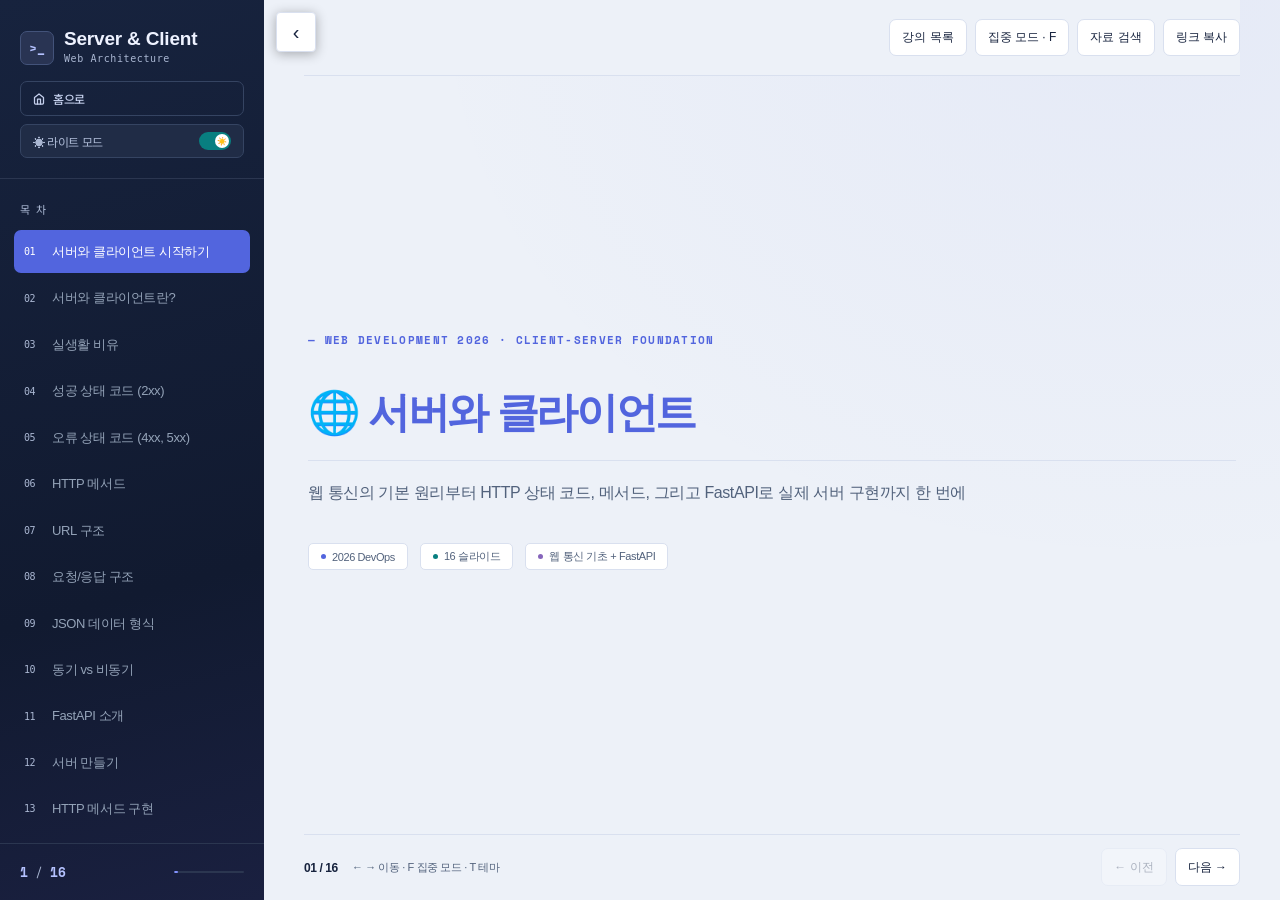
<file: lecture_note/server-client.html>
<!DOCTYPE html>
<html lang="ko">
<head>
<meta charset="UTF-8">
<meta name="viewport" content="width=device-width, initial-scale=1.0">
<title>서버와 클라이언트 강의</title>
<link href="https://fonts.googleapis.com/css2?family=Noto+Sans+KR:wght@300;400;500;700;900&family=Space+Mono:wght@400;700&family=Google+Sans+Code:wght@400;500;600;700&display=swap" rel="stylesheet">
<style>
  :root {
    --bg: #0a0a0f;
    --sidebar-bg: #0f0f1a;
    --sidebar-w: 280px;
    --accent: #6ee7b7;
    --accent2: #818cf8;
    --accent3: #f472b6;
    --text: #e2e8f0;
    --text-muted: #64748b;
    --border: rgba(255,255,255,0.07);
    --slide-transition: 0.5s cubic-bezier(0.4,0,0.2,1);
    --card-bg: rgba(255,255,255,0.03);
    --card-hover-bg: rgba(255,255,255,0.055);
    --toc-hover: rgba(255,255,255,0.04);
    --toc-active: rgba(110,231,183,0.08);
    --stat-bg: rgba(255,255,255,0.025);
    --bar-track: rgba(255,255,255,0.05);
    --kbd-bg: rgba(255,255,255,0.06);
    --nav-bg: rgba(255,255,255,0.06);
    --shadow: none;
    --code-bg: #0d1117;
    --code-text: #e6edf3;
    --highlight-bg: rgba(110,231,183,0.05);
    --highlight-border: rgba(110,231,183,0.3);
    --table-header: rgba(255,255,255,0.05);
    --table-row-alt: rgba(255,255,255,0.02);
    --table-border: rgba(255,255,255,0.08);
  }

  html.light {
    --bg: #f5f5f0;
    --sidebar-bg: #eeeee8;
    --accent: #059669;
    --accent2: #4f46e5;
    --accent3: #db2777;
    --text: #1e293b;
    --text-muted: #94a3b8;
    --border: rgba(0,0,0,0.09);
    --card-bg: rgba(255,255,255,0.7);
    --card-hover-bg: rgba(255,255,255,0.95);
    --toc-hover: rgba(0,0,0,0.04);
    --toc-active: rgba(5,150,105,0.08);
    --stat-bg: rgba(255,255,255,0.6);
    --bar-track: rgba(0,0,0,0.07);
    --kbd-bg: rgba(0,0,0,0.06);
    --nav-bg: rgba(255,255,255,0.7);
    --shadow: 0 2px 12px rgba(0,0,0,0.08);
    --code-bg: #1e2530;
    --code-text: #e6edf3;
    --highlight-bg: rgba(5,150,105,0.06);
    --highlight-border: rgba(5,150,105,0.3);
    --table-header: rgba(0,0,0,0.05);
    --table-row-alt: rgba(0,0,0,0.02);
    --table-border: rgba(0,0,0,0.1);
  }

  *, *::before, *::after {
    transition-property: background, background-color, border-color, color, box-shadow;
    transition-duration: 0.35s;
    transition-timing-function: ease;
  }
  .slide { transition: opacity var(--slide-transition), transform var(--slide-transition) !important; }

  * { margin: 0; padding: 0; box-sizing: border-box; }

  body {
    font-family: 'Noto Sans KR', sans-serif;
    background: var(--bg);
    color: var(--text);
    height: 100vh;
    overflow: hidden;
    display: flex;
  }

  /* ── SIDEBAR ── */
  #sidebar {
    width: var(--sidebar-w);
    min-width: var(--sidebar-w);
    height: 100vh;
    background: var(--sidebar-bg);
    border-right: 1px solid var(--border);
    display: flex;
    flex-direction: column;
    position: relative;
    z-index: 10;
  }

  .sidebar-header {
    padding: 24px 20px 16px;
    border-bottom: 1px solid var(--border);
  }

  .sidebar-brand {
    display: flex;
    align-items: center;
    gap: 10px;
    margin-bottom: 14px;
  }

  .brand-icon {
    width: 34px; height: 34px;
    background: linear-gradient(135deg, rgba(110,231,183,0.2), rgba(129,140,248,0.2));
    border: 1px solid rgba(110,231,183,0.3);
    border-radius: 8px;
    display: flex; align-items: center; justify-content: center;
    font-size: 16px;
    flex-shrink: 0;
  }

  .brand-text {
    font-size: 15px;
    font-weight: 700;
    color: var(--text);
    letter-spacing: -0.01em;
  }
  .brand-sub {
    font-family: 'Space Mono', monospace;
    font-size: 11px;
    color: var(--text-muted);
    margin-top: 1px;
  }

  .home-btn {
    display: flex;
    align-items: center;
    gap: 8px;
    background: rgba(110,231,183,0.07);
    border: 1px solid rgba(110,231,183,0.18);
    border-radius: 8px;
    padding: 8px 12px;
    color: var(--accent);
    font-family: 'Noto Sans KR', sans-serif;
    font-size: 16px;
    font-weight: 500;
    cursor: pointer;
    width: 100%;
    text-decoration: none;
    transition: all 0.2s;
    margin-bottom: 8px;
  }
  .home-btn:hover {
    background: rgba(110,231,183,0.14);
    border-color: rgba(110,231,183,0.35);
    transform: translateX(2px);
  }

  .theme-toggle {
    display: flex;
    align-items: center;
    justify-content: space-between;
    padding: 7px 12px;
    background: var(--card-bg);
    border: 1px solid var(--border);
    border-radius: 8px;
    cursor: pointer;
    user-select: none;
  }
  .theme-toggle:hover { background: var(--toc-hover); }
  .theme-label {
    font-size: 16px;
    color: var(--text-muted);
    font-family: 'Noto Sans KR', sans-serif;
  }
  .toggle-track {
    width: 32px; height: 18px;
    border-radius: 9px;
    background: var(--accent2);
    position: relative;
    transition: background 0.3s;
    flex-shrink: 0;
  }
  html.light .toggle-track { background: #f59e0b; }
  .toggle-thumb {
    position: absolute;
    top: 2px; left: 2px;
    width: 14px; height: 14px;
    border-radius: 50%;
    background: #fff;
    transition: transform 0.3s cubic-bezier(0.4,0,0.2,1);
    font-size: 8px;
    display: flex; align-items: center; justify-content: center;
  }
  html.light .toggle-thumb { transform: translateX(14px); }

  .toc-label {
    padding: 20px 20px 10px;
    font-size: 16px;
    font-family: 'Noto Sans KR', sans-serif;
    color: var(--text-muted);
    letter-spacing: 0.15em;
    text-transform: uppercase;
  }

  .toc-label {
    width: 100%;
    display: flex;
    align-items: center;
    justify-content: space-between;
    background: transparent;
    border: 0;
    cursor: pointer;
    text-align: left;
  }
  .toc-label:hover { color: var(--text); }
  .toc-toggle-icon {
    font-size: 14px;
    transition: transform 0.2s ease;
  }
  .toc-label[aria-expanded="false"] .toc-toggle-icon { transform: rotate(180deg); }
  .toc-list.toc-collapsed { display: none; }

  .toc-list {
    flex: 1;
    overflow-y: auto;
    padding: 0 10px 16px;
    scrollbar-width: thin;
    scrollbar-color: var(--border) transparent;
  }

  .toc-item {
    display: flex;
    align-items: center;
    gap: 8px;
    padding: 7px 10px;
    border-radius: 6px;
    cursor: pointer;
    transition: all 0.2s;
    margin-bottom: 1px;
    position: relative;
  }
  .toc-item:hover { background: var(--toc-hover); }
  .toc-item.active { background: var(--toc-active); }
  .toc-item.active::before {
    content: '';
    position: absolute;
    left: 0; top: 50%;
    transform: translateY(-50%);
    width: 2px; height: 55%;
    background: var(--accent);
    border-radius: 0 2px 2px 0;
  }

  .toc-num {
    font-family: 'Space Mono', monospace;
    font-size: 14px;
    color: var(--text-muted);
    min-width: 22px;
  }
  .toc-item.active .toc-num { color: var(--accent); }

  .toc-text {
    font-size: 15px;
    color: #94a3b8;
    line-height: 1.35;
  }
  .toc-item.active .toc-text,
  .toc-item:hover .toc-text { color: var(--text); }

  .toc-dot {
    width: 5px; height: 5px;
    border-radius: 50%;
    background: var(--text-muted);
    margin-left: auto;
    flex-shrink: 0;
  }
  .toc-item.active .toc-dot { background: var(--accent); box-shadow: 0 0 5px var(--accent); }

  .sidebar-footer {
    padding: 12px 20px;
    border-top: 1px solid var(--border);
    display: flex;
    align-items: center;
    justify-content: space-between;
  }
  .slide-counter {
    font-family: 'Space Mono', monospace;
    font-size: 13px;
    color: var(--text-muted);
  }
  .slide-counter span { color: var(--accent); font-weight: 700; }

  .progress-bar {
    width: 70px; height: 2px;
    background: var(--border);
    border-radius: 1px;
    overflow: hidden;
  }
  .progress-fill {
    height: 100%;
    background: linear-gradient(90deg, var(--accent), var(--accent2));
    border-radius: 1px;
    transition: width 0.4s ease !important;
  }

  /* ── MAIN ── */
  #main {
    flex: 1;
    height: 100vh;
    position: relative;
    overflow: hidden;
  }

  .slide {
    position: absolute;
    inset: 0;
    padding: 52px 68px;
    display: flex;
    flex-direction: column;
    justify-content: flex-start;
    opacity: 0;
    transform: translateY(28px);
    transition: opacity var(--slide-transition), transform var(--slide-transition);
    pointer-events: none;
    overflow-y: auto;
    scrollbar-width: thin;
    scrollbar-color: var(--border) transparent;
  }
  .slide.active {
    opacity: 1;
    transform: translateY(0);
    pointer-events: all;
  }
  .slide.exit {
    opacity: 0;
    transform: translateY(-28px);
  }

  /* ── SLIDE: HOME ── */
  .slide-home {
    background: radial-gradient(ellipse at 25% 50%, rgba(110,231,183,0.06) 0%, transparent 55%),
                radial-gradient(ellipse at 78% 18%, rgba(129,140,248,0.08) 0%, transparent 50%),
                var(--bg);
    justify-content: center;
  }

  .slide-home .eyebrow {
    font-family: 'Space Mono', monospace;
    font-size: 14px;
    color: var(--accent);
    letter-spacing: 0.2em;
    text-transform: uppercase;
    margin-bottom: 18px;
    opacity: 0;
    animation: fadeUp 0.6s 0.2s forwards;
  }

  .slide-home h1 {
    font-size: clamp(34px, 4.5vw, 60px);
    font-weight: 900;
    line-height: 1.1;
    letter-spacing: -0.025em;
    margin-bottom: 20px;
    opacity: 0;
    animation: fadeUp 0.6s 0.35s forwards;
  }

  .slide-home h1 em {
    font-style: normal;
    background: linear-gradient(135deg, var(--accent) 0%, var(--accent2) 100%);
    -webkit-background-clip: text;
    -webkit-text-fill-color: transparent;
    background-clip: text;
  }

  .slide-home p.subtitle {
    font-size: 18px;
    color: #94a3b8;
    max-width: 520px;
    line-height: 1.75;
    margin-bottom: 36px;
    font-weight: 300;
    opacity: 0;
    animation: fadeUp 0.6s 0.5s forwards;
  }

  .meta-row {
    display: flex;
    gap: 12px;
    flex-wrap: wrap;
    opacity: 0;
    animation: fadeUp 0.6s 0.65s forwards;
  }

  .meta-chip {
    display: flex;
    align-items: center;
    gap: 6px;
    padding: 5px 12px;
    border: 1px solid var(--border);
    border-radius: 100px;
    font-size: 16px;
    color: var(--text-muted);
  }
  .meta-chip .dot {
    width: 5px; height: 5px;
    border-radius: 50%;
    background: var(--accent);
  }

  /* ── SLIDE: COMMON ── */
  .slide-label {
    font-family: 'Space Mono', monospace;
    font-size: 14px;
    color: var(--accent2);
    letter-spacing: 0.2em;
    text-transform: uppercase;
    margin-bottom: 14px;
  }

  .slide h1 {
    font-size: clamp(26px, 3vw, 42px);
    font-weight: 900;
    letter-spacing: -0.025em;
    line-height: 1.15;
    margin-bottom: 28px;
    border-bottom: 1px solid var(--border);
    padding-bottom: 20px;
  }

  .slide h2 {
    font-size: 24px;
    font-weight: 700;
    margin-top: 28px;
    margin-bottom: 12px;
    color: var(--text);
  }

  .slide h2::before {
    content: '';
    display: inline-block;
    width: 3px;
    height: 18px;
    background: var(--accent2);
    margin-right: 10px;
    border-radius: 2px;
    vertical-align: middle;
  }

  .slide h3 {
    font-size: 20px;
    font-weight: 600;
    margin-top: 20px;
    margin-bottom: 10px;
    color: var(--accent);
  }

  .slide p {
    font-size: 18px;
    line-height: 1.8;
    color: #94a3b8;
    margin-bottom: 14px;
  }
  html.light .slide p { color: #475569; }

  .slide ul, .slide ol {
    margin-left: 20px;
    margin-bottom: 18px;
  }

  .slide li {
    font-size: 18px;
    line-height: 1.75;
    color: #94a3b8;
    margin-bottom: 8px;
  }
  html.light .slide li { color: #475569; }

  .slide li strong { color: var(--text); }

  /* ── CODE BLOCK ── */
  .code-block {
    background: var(--code-bg);
    color: var(--code-text);
    padding: 18px 20px;
    border-radius: 10px;
    margin: 14px 0;
    font-family: 'Google Sans Code', monospace;
    font-size: 18px;
    line-height: 1.65;
    white-space: pre-wrap;
    word-break: break-all;
    overflow-wrap: break-word;
    border: 1px solid rgba(255,255,255,0.06);
    position: relative;
    overflow: visible;
    flex-shrink: 0;
    overflow-x: hidden;
  }
  .code-block::before {
    content: '';
    position: absolute;
    top: 0; left: 0; right: 0;
    height: 1px;
    background: linear-gradient(90deg, var(--accent), var(--accent2), transparent);
    border-radius: 10px 10px 0 0;
    opacity: 0.4;
  }
  .code-comment { color: #6e7681; }
  .code-cmd { color: var(--accent); font-weight: 700; }
  .code-flag { color: var(--accent2); }
  .code-str { color: #a5d6ff; }

  /* ── HIGHLIGHT BOX ── */
  .highlight-box {
    background: var(--highlight-bg);
    border-left: 3px solid var(--accent);
    padding: 18px 20px;
    margin: 16px 0;
    border-radius: 0 10px 10px 0;
    border: 1px solid var(--border);
    border-left: 3px solid var(--accent);
  }

  .highlight-box h3, .highlight-box h4 {
    font-size: 20px;
    font-weight: 600;
    color: var(--accent);
    margin-top: 0;
    margin-bottom: 10px;
  }

  .highlight-box p {
    font-size: 18px;
    line-height: 1.75;
    color: #94a3b8;
    margin-bottom: 8px;
  }
  html.light .highlight-box p { color: #475569; }

  /* ── STATUS CODES (Mapped to highlight/error boxes) ── */
  .status-code {
    padding: 18px 20px;
    margin: 10px 0;
    border-radius: 0 10px 10px 0;
    border: 1px solid var(--border);
    border-left: 3px solid transparent;
  }
  .status-code.success {
    background: rgba(110,231,183,0.05);
    border-left-color: var(--accent);
  }
  .status-code.success h4 { color: var(--accent); }
  .status-code.error {
    background: rgba(244,114,182,0.05);
    border-left-color: var(--accent3);
  }
  .status-code.error h4 { color: var(--accent3); }

  /* ── JSON EXAMPLE ── */
  .json-example {
    background: var(--code-bg);
    color: var(--code-text);
    padding: 20px;
    border-radius: 10px;
    font-family: 'Space Mono', monospace;
    font-size: 15px;
    margin: 15px 0;
    border: 1px solid var(--border);
    white-space: pre-wrap;
  }
  .json-key { color: var(--accent); }
  .json-string { color: #fbbf24; }
  .json-number { color: var(--accent2); }

  /* ── GRID ── */
  .grid-2 {
    display: grid;
    grid-template-columns: repeat(auto-fit, minmax(300px, 1fr));
    gap: 20px;
    margin: 15px 0;
  }
  .card {
    background: var(--card-bg);
    padding: 24px;
    border-radius: 12px;
    border: 1px solid var(--border);
    transition: all 0.3s;
  }
  .card:hover { transform: translateY(-4px); border-color: var(--accent); background: var(--card-hover-bg); }

  /* ── DIAGRAM ── */
  .sc-diagram {
    display: flex;
    align-items: center;
    justify-content: center;
    gap: 30px;
    margin: 40px 0;
    flex-wrap: wrap;
  }
  .sc-box {
    background: var(--card-bg);
    border: 1px solid var(--border);
    padding: 30px;
    border-radius: 20px;
    text-align: center;
    min-width: 180px;
    transition: all 0.3s;
  }
  .sc-box:hover { transform: translateY(-5px); border-color: var(--accent); }
  .sc-box h3 { margin-top: 15px; margin-bottom: 5px; color: var(--text); }
  .sc-arrow { font-size: 40px; color: var(--accent); }

  /* ── VS CONTAINER ── */
  .vs-container {
    display: flex;
    gap: 20px;
    align-items: stretch;
    margin: 30px 0;
  }
  .vs-box {
    flex: 1;
    background: var(--card-bg);
    padding: 25px;
    border-radius: 15px;
    border: 1px solid var(--border);
  }
  .vs-divider {
    display: flex;
    align-items: center;
    font-weight: 900;
    font-size: 24px;
    color: var(--accent3);
  }

  /* ── URL STRUCTURE ── */
  .url-part {
    margin-bottom: 12px;
    padding: 15px;
    background: var(--card-bg);
    border-radius: 10px;
    border-left: 3px solid var(--accent2);
  }
  .url-part strong { color: var(--accent2); display: block; margin-bottom: 5px; }

  .url-example {
    text-align: center;
    font-size: clamp(14px, 4.5vw, 22px);
    font-weight: 700;
    word-break: break-all;
    overflow-wrap: anywhere;
    background: var(--code-bg);
    padding: 24px 20px;
    border-radius: 12px;
    border: 1px solid var(--border);
    color: var(--code-text);
    margin: 20px 0;
    line-height: 1.4;
    box-shadow: inset 0 0 20px rgba(0,0,0,0.2);
    position: relative;
  }
  .url-example::after {
    content: 'URL EXAMPLE';
    position: absolute;
    top: -10px; left: 50%;
    transform: translateX(-50%);
    font-family: 'Space Mono', monospace;
    font-size: 10px;
    padding: 3px 10px;
    background: var(--accent2);
    color: white;
    border-radius: 4px;
    letter-spacing: 0.1em;
  }

  /* ── NAV ARROWS ── */
  .nav-arrows {
    position: fixed;
    bottom: 28px;
    right: 36px;
    display: flex;
    gap: 8px;
    z-index: 100;
  }
  .nav-btn {
    width: 40px; height: 40px;
    border-radius: 50%;
    background: var(--nav-bg);
    border: 1px solid var(--border);
    color: var(--text);
    cursor: pointer;
    display: flex; align-items: center; justify-content: center;
    transition: all 0.2s;
    font-size: 14px;
  }
  .nav-btn:hover { background: rgba(110,231,183,0.1); border-color: var(--accent); color: var(--accent); }
  .nav-btn:disabled { opacity: 0.3; cursor: default; }

  .key-hint {
    position: fixed;
    top: 20px; right: 24px;
    font-size: 14px;
    color: var(--text-muted);
    display: flex; align-items: center; gap: 5px;
  }
  .key-hint kbd {
    padding: 1px 5px;
    background: var(--kbd-bg);
    border: 1px solid var(--border);
    border-radius: 4px;
    font-family: 'Space Mono', monospace;
  }

  /* ── CODE BLOCK ENHANCEMENTS ── */
  .code-block-container {
    position: relative;
    margin: 14px 0;
    overflow: visible;
  }
  .code-block {
    margin: 0 !important;
    padding-top: 36px !important;
    position: relative;
    overflow: hidden;
  }
  .code-lang-tag {
    position: absolute;
    top: 0;
    left: 0;
    background: var(--accent2);
    color: #fff;
    font-family: 'Space Mono', monospace;
    font-size: 11px;
    font-weight: 700;
    padding: 3px 10px;
    border-radius: 9px 0 8px 0;
    text-transform: uppercase;
    letter-spacing: 0.05em;
    z-index: 5;
    pointer-events: none;
    box-shadow: 2px 2px 5px rgba(0,0,0,0.1);
  }
  .copy-btn {
    position: absolute;
    top: 6px;
    right: 8px;
    background: rgba(255,255,255,0.08);
    border: 1px solid rgba(255,255,255,0.15);
    color: var(--text-muted);
    border-radius: 6px;
    padding: 5px 10px;
    font-size: 12px;
    cursor: pointer;
    transition: all 0.2s;
    z-index: 10;
    display: flex;
    align-items: center;
    gap: 6px;
    font-family: 'Noto Sans KR', sans-serif;
  }
  .copy-btn:hover {
    background: rgba(110,231,183,0.15);
    color: var(--accent);
    border-color: var(--accent);
  }
  .copy-btn.copied {
    background: rgba(110,231,183,0.2);
    color: var(--accent);
    border-color: var(--accent);
  }
  html.light .copy-btn {
    background: rgba(0,0,0,0.04);
    border-color: rgba(0,0,0,0.1);
  }
  html.light .copy-btn:hover {
    background: rgba(5,150,105,0.1);
  }

  @keyframes fadeUp {
    from { opacity: 0; transform: translateY(18px); }
    to   { opacity: 1; transform: translateY(0); }
  }

  /* ── MOBILE ── */
  .menu-toggle {
    display: flex;
    position: fixed;
    top: 12px; left: calc(var(--sidebar-w) + 12px);
    z-index: 300;
    width: 40px; height: 40px;
    border-radius: 8px;
    background: var(--card-bg);
    border: 1px solid var(--border);
    color: var(--text);
    cursor: pointer;
    font-size: 20px;
    align-items: center; justify-content: center;
    box-shadow: 0 2px 12px rgba(0,0,0,0.3);
    backdrop-filter: blur(8px);
  }
  @media (min-width: 769px) {
    body.sidebar-collapsed #sidebar {
      width: 0;
      min-width: 0;
      overflow: hidden;
      border-right: 0;
    }
    body.sidebar-collapsed .menu-toggle { left: 12px; }
    #sidebar, .menu-toggle { transition: width 0.3s ease, min-width 0.3s ease, left 0.3s ease; }
  }
  .sidebar-overlay {
    display: none;
    position: fixed;
    inset: 0;
    background: rgba(0,0,0,0.5);
    z-index: 150;
  }
  @media (max-width: 768px) {
    .menu-toggle { display: flex; left: 12px; }
    #sidebar {
      position: fixed;
      left: 0; top: 0;
      height: 100vh;
      transform: translateX(-100%);
      transition: transform 0.3s ease !important;
      z-index: 200;
      box-shadow: 4px 0 20px rgba(0,0,0,0.4);
    }
    body.sidebar-open #sidebar { transform: translateX(0); }
    body.sidebar-open .sidebar-overlay { display: block; }
    .slide { padding: 56px 20px 80px; }
    .key-hint { display: none; }
    .vs-container { flex-direction: column; }
    .vs-divider { justify-content: center; padding: 10px 0; }
  }
  @media (max-width: 480px) {
    .slide { padding: 56px 14px 80px; }
    .nav-btn { width: 44px; height: 44px; font-size: 16px; }
  }

  ::-webkit-scrollbar { width: 4px; height: 4px; }
  ::-webkit-scrollbar-track { background: transparent; }
  ::-webkit-scrollbar-thumb { background: var(--border); border-radius: 2px; }

  .highlight { color: var(--accent); font-weight: bold; }
</style>
<script defer src="../assets/analytics-config.js"></script>
<script defer src="../assets/analytics.js"></script>
<link rel="stylesheet" href="../assets/devops-design.css">
<link rel="icon" type="image/svg+xml" href="../assets/favicon.svg">
<link rel="stylesheet" href="../assets/kobong-presentation.css">
<script defer src="../assets/kobong-presentation.js"></script>
<link rel="stylesheet" href="../assets/lecture-search.css">
<script type="module" src="../assets/lecture-search.js"></script>
</head>
<body>

<button class="menu-toggle" onclick="toggleSidebar()" aria-label="좌측 패널 접기" aria-controls="sidebar" aria-expanded="true">‹</button>
<div class="sidebar-overlay" onclick="toggleSidebar()"></div>

<!-- ── SIDEBAR ── -->
<nav id="sidebar">
  <div class="sidebar-header">
    <div class="sidebar-brand">
      <div class="brand-icon">&gt;_</div>
      <div>
        <div class="brand-text">Server & Client</div>
        <div class="brand-sub">Web Architecture</div>
      </div>
    </div>
    <a class="home-btn" href="../" title="홈으로">
      <svg width="12" height="12" viewBox="0 0 24 24" fill="none" stroke="currentColor" stroke-width="2.5" stroke-linecap="round" stroke-linejoin="round">
        <path d="M3 9l9-7 9 7v11a2 2 0 0 1-2 2H5a2 2 0 0 1-2-2z"/><polyline points="9 22 9 12 15 12 15 22"/>
      </svg>
      홈으로
    </a>
    <div class="theme-toggle" onclick="toggleTheme()">
      <span class="theme-label" id="themeLabel">🌙 다크 모드</span>
      <div class="toggle-track"><div class="toggle-thumb">🌙</div></div>
    </div>
  </div>

  <div class="toc-label">목 차</div>
  <div class="toc-list" id="tocList"></div>

  <div class="sidebar-footer">
    <div class="slide-counter"><span id="curNum">1</span> / <span id="totNum">1</span></div>
    <div class="progress-bar"><div class="progress-fill" id="progressFill"></div></div>
  </div>
</nav>

<main id="main">

  <!-- 0. HOME -->
  <section class="slide slide-home" data-title="서버와 클라이언트 시작하기">
    <div class="eyebrow">— Web Development 2026 · Client-Server Foundation</div>
    <h1>🌐 <em>서버와 클라이언트</em></h1>
    <p class="subtitle">웹 통신의 기본 원리부터 HTTP 상태 코드, 메서드, 그리고 FastAPI로 실제 서버 구현까지 한 번에</p>
    <div class="meta-row">
      <div class="meta-chip"><span class="dot"></span> 2026 DevOps</div>
      <div class="meta-chip"><span class="dot" style="background:var(--accent2)"></span> 16 슬라이드</div>
      <div class="meta-chip"><span class="dot" style="background:var(--accent3)"></span> 웹 통신 기초 + FastAPI</div>
    </div>
  </section>

  <!-- 1. 서버와 클라이언트란? -->
  <section class="slide" data-title="서버와 클라이언트란?">
    <div class="slide-label">01 — 기초 개념</div>
    <h1>서버와 클라이언트란?</h1>
    
    <div class="sc-diagram">
      <div class="sc-box">
        <div style="font-size: 50px;">💻</div>
        <h3>클라이언트</h3>
        <p>(Client)</p>
      </div>
      <div class="sc-arrow">⇄</div>
      <div class="sc-box">
        <div style="font-size: 50px;">🖥️</div>
        <h3>서버</h3>
        <p>(Server)</p>
      </div>
    </div>

    <div class="grid-2">
      <div class="card">
        <h3>클라이언트 (Client)</h3>
        <p>서비스를 <span class="highlight">요청</span>하는 주체입니다. 웹 브라우저, 모바일 앱 등이 여기에 해당합니다.</p>
      </div>
      <div class="card">
        <h3>서버 (Server)</h3>
        <p>클라이언트의 요청을 받아 서비스를 <span class="highlight">제공</span>하는 주체입니다. 데이터를 저장하고 처리합니다.</p>
      </div>
    </div>
  </section>

  <!-- 2. 실생활 비유 -->
  <section class="slide" data-title="실생활 비유">
    <div class="slide-label">02 — 쉬운 이해</div>
    <h1>🏪 실생활 비유</h1>
    
    <div class="grid-2">
      <div class="highlight-box">
        <h4>☕ 카페에서 커피 주문하기</h4>
        <p><strong>손님 (클라이언트)</strong> → 주문서에 "아메리카노 1잔" 작성</p>
        <p><strong>바리스타 (서버)</strong> → 커피를 만들어서 제공</p>
        <p><strong>결과</strong> → 손님이 커피를 받음</p>
      </div>

      <div class="highlight-box">
        <h4>🍕 배달 앱 사용하기</h4>
        <p><strong>앱 사용자 (클라이언트)</strong> → "피자 주문" 버튼 클릭</p>
        <p><strong>배달앱 서버</strong> → 주문 정보를 저장하고 가게에 전달</p>
        <p><strong>결과</strong> → 주문 확인 메시지 + 배달 진행</p>
      </div>
    </div>

    <div class="highlight-box">
      <h4>💰 ATM에서 돈 찾기</h4>
      <p><strong>ATM 기기 (클라이언트)</strong> → 은행 서버에 출금 요청</p>
      <p><strong>은행 서버</strong> → 잔액 확인 후 승인/거부</p>
      <p><strong>결과</strong> → 현금 출금 또는 오류 메시지</p>
    </div>
  </section>

  <!-- 3. 성공 상태 코드 (2xx) -->
  <section class="slide" data-title="성공 상태 코드 (2xx)">
    <div class="slide-label">03 — 상태 코드</div>
    <h1>✅ 성공 상태 코드 (2xx)</h1>
    <p>요청이 성공적으로 처리되었을 때 받는 코드입니다.</p>

    <div class="grid-2">
      <div class="status-code success">
        <h4>200 OK</h4>
        <p>요청이 성공적으로 처리됨</p>
        <small style="color: var(--text-muted);">가장 일반적인 성공 응답</small>
      </div>

      <div class="status-code success">
        <h4>201 Created</h4>
        <p>새로운 리소스가 생성됨</p>
        <small style="color: var(--text-muted);">POST 요청 성공 시</small>
      </div>

      <div class="status-code success">
        <h4>204 No Content</h4>
        <p>성공했지만 반환할 내용 없음</p>
        <small style="color: var(--text-muted);">DELETE 요청 성공 시</small>
      </div>

      <div class="status-code success">
        <h4>202 Accepted</h4>
        <p>요청이 접수되어 처리 중</p>
        <small style="color: var(--text-muted);">비동기 처리 시작</small>
      </div>
    </div>

    <div class="highlight-box" style="margin-top: 20px; text-align: center;">
      <p style="font-weight: bold; margin-bottom: 0;">💡 2xx 코드는 모두 성공을 의미합니다!</p>
    </div>
  </section>

  <!-- 4. 오류 상태 코드 (4xx, 5xx) -->
  <section class="slide" data-title="오류 상태 코드 (4xx, 5xx)">
    <div class="slide-label">04 — 에러 처리</div>
    <h1>❌ 오류 상태 코드 (4xx, 5xx)</h1>
    
    <h3>클라이언트 오류 (4xx)</h3>
    <div class="grid-2">
      <div class="status-code error">
        <h4>400 Bad Request</h4>
        <p>잘못된 요청 문법</p>
      </div>
      <div class="status-code error">
        <h4>401 Unauthorized</h4>
        <p>인증이 필요함</p>
      </div>
      <div class="status-code error">
        <h4>403 Forbidden</h4>
        <p>접근 권한 없음</p>
      </div>
      <div class="status-code error">
        <h4>404 Not Found</h4>
        <p>요청한 자원이 없음</p>
      </div>
    </div>

    <h3>서버 오류 (5xx)</h3>
    <div class="grid-2">
      <div class="status-code error">
        <h4>500 Internal Server Error</h4>
        <p>서버 내부 오류</p>
      </div>
      <div class="status-code error">
        <h4>503 Service Unavailable</h4>
        <p>서비스 이용 불가</p>
      </div>
    </div>
  </section>

  <!-- 5. HTTP 메서드 -->
  <section class="slide" data-title="HTTP 메서드">
    <div class="slide-label">05 — 통신 방식</div>
    <h1>🌐 통신 양식 (HTTP 메서드)</h1>
    <p>클라이언트와 서버가 데이터를 주고받는 방식입니다.</p>

    <div class="code-block">
<span style="color: #fbbf24;">GET</span>    - 데이터 조회 요청 (예: 웹페이지 불러오기)
<span style="color: #6ee7b7;">POST</span>   - 새로운 데이터 생성 (예: 회원가입)
<span style="color: #818cf8;">PUT</span>    - 데이터 전체 수정 (예: 프로필 업데이트)
<span style="color: #f472b6;">PATCH</span>  - 데이터 일부 수정 (예: 이름 변경)
<span style="color: #dc2626;">DELETE</span> - 데이터 삭제 (예: 게시글 삭제)
    </div>

    <div class="highlight-box">
      <p>💡 각 메서드는 <span class="highlight">목적에 맞게</span> 사용되어야 시스템의 예측 가능성이 높아집니다.</p>
    </div>
  </section>

  <!-- 6. URL 구조 -->
  <section class="slide" data-title="URL 구조">
    <div class="slide-label">06 — 주소 체계</div>
    <h1>🔗 URL 구조 (주소 구성)</h1>
    
    <div class="url-example">
      https://www.example.com:443/api/users?page=1
    </div>

    <div class="grid-2" style="margin-top: 20px;">
      <div class="url-part">
        <strong>1. 프로토콜 (Protocol)</strong>
        <p>https:// - 통신 규약 (http 또는 https)</p>
      </div>
      <div class="url-part">
        <strong>2. 호스트 (Host) ⭐ 필수</strong>
        <p>www.example.com - 서버의 도메인 이름 또는 IP</p>
      </div>
      <div class="url-part">
        <strong>3. 포트 (Port) ⭐ 필수</strong>
        <p>:443 - 서버의 특정 통신 관문 (기본 https=443)</p>
      </div>
      <div class="url-part">
        <strong>4. 경로 (Path) ⭐ 필수</strong>
        <p>/api/users - 서버 내 리소스 위치</p>
      </div>
    </div>
    <div class="url-part">
      <strong>5. 쿼리 파라미터 (Query Parameter)</strong>
      <p>?page=1 - 서버에 전달하는 추가 옵션 정보</p>
    </div>
  </section>

  <!-- 7. 요청/응답 구조 -->
  <section class="slide" data-title="요청/응답 구조">
    <div class="slide-label">07 — 데이터 구조</div>
    <h1>📦 요청과 응답의 구조</h1>
    <p>HTTP 통신은 크게 <span class="highlight">Header</span>와 <span class="highlight">Body</span>로 구성됩니다.</p>

    <div class="grid-2">
      <div class="card">
        <h3>📤 요청 (Request)</h3>
        <div class="code-block">
<span class="code-cmd">[Header]</span>
- Content-Type
- Authorization (토큰)
- Cookie

<span class="code-cmd">[Body]</span>
- 전송 데이터 (JSON 등)
        </div>
      </div>
      <div class="card">
        <h3>📥 응답 (Response)</h3>
        <div class="code-block">
<span class="code-flag">[Header]</span>
- Status Code
- Content-Type
- Set-Cookie

<span class="code-flag">[Body]</span>
- 요청한 데이터 (HTML, JSON)
        </div>
      </div>
    </div>

    <div class="highlight-box">
      <h4>🔐 인증 정보는 어디에?</h4>
      <p>• <strong>쿠키</strong>: Header의 Cookie 또는 Set-Cookie</p>
      <p>• <strong>토큰</strong>: Header의 Authorization (예: Bearer token)</p>
    </div>
  </section>

  <!-- 8. JSON 데이터 형식 -->
  <section class="slide" data-title="JSON 데이터 형식">
    <div class="slide-label">08 — 데이터 포맷</div>
    <h1>📋 JSON 데이터 형식</h1>
    <p>현대 웹에서 가장 널리 쓰이는 데이터 교환 방식입니다.</p>

    <div class="json-example">
{
  <span class="json-key">"id"</span>: <span class="json-number">kb12345</span>,
  <span class="json-key">"name"</span>: <span class="json-string">"코봉이"</span>,
  <span class="json-key">"email"</span>: <span class="json-string">"kobong@exmaple.com"</span>,
  <span class="json-key">"hobbies"</span>: [
    <span class="json-string">"독서"</span>,
    <span class="json-string">"운동"</span>,
    <span class="json-string">"코딩"</span>
  ],
  <span class="json-key">"address"</span>: {
    <span class="json-key">"city"</span>: <span class="json-string">"서울"</span>,
    <span class="json-key">"zipcode"</span>: <span class="json-string">"42"</span>
  }
}
    </div>

    <div class="grid-2">
      <div class="card">
        <p>✅ 사람이 읽기 쉬운 텍스트 형식</p>
        <p>✅ 키(Key)-값(Value) 쌍 구조</p>
      </div>
      <div class="card">
        <p>✅ 배열과 객체 중첩 가능</p>
        <p>✅ 모든 언어에서 범용적 지원</p>
      </div>
    </div>
  </section>

  <!-- 9. 동기 vs 비동기 -->
  <section class="slide" data-title="동기 vs 비동기">
    <div class="slide-label">09 — 처리 방식</div>
    <h1>동기 vs 비동기 통신</h1>
    
    <div class="vs-container">
      <div class="vs-box">
        <h3>⏸️ 동기 (Sync)</h3>
        <p>응답을 받을 때까지 <span class="highlight">대기</span></p>
        <div class="code-block">
1. 요청 📤
2. 대기... ⏳
3. 응답 📥
4. 다음 실행 ▶️
        </div>
        <small>예: 은행 입출금, 로그인</small>
      </div>
      <div class="vs-divider">VS</div>
      <div class="vs-box">
        <h3>⏯️ 비동기 (Async)</h3>
        <p>요청 후 <span class="highlight">다른 작업 가능</span></p>
        <div class="code-block">
1. 요청 📤
2. 다른 작업 ▶️
3. 응답 시 처리 📥
        </div>
        <small>예: SNS 피드, 알림</small>
      </div>
    </div>

    <div class="highlight-box" style="text-align: center;">
      <p>💡 현대적인 웹 경험(UX)을 위해서는 <span class="highlight">비동기</span> 통신이 필수적입니다.</p>
    </div>
  </section>


  <!-- 11. FastAPI 소개 -->
  <section class="slide" data-title="FastAPI 소개">
    <div class="slide-label">10 — FastAPI</div>
    <h1>⚡ FastAPI란?</h1>
    <p>Python으로 서버(API)를 만들 수 있는 <span class="highlight">현대적인 웹 프레임워크</span>입니다.</p>

    <div class="grid-2" style="margin-top: 8px;">
      <div class="card">
        <h3>🐍 Python으로 서버를?</h3>
        <p>지금까지 배운 서버 역할 — 요청을 받고 응답을 돌려주는 것 — 을 Python 코드로 직접 구현할 수 있습니다.</p>
      </div>
      <div class="card">
        <h3>🚀 왜 FastAPI인가?</h3>
        <p>이름 그대로 <strong>빠르고(Fast)</strong>, 코드 작성도 빠르고, 실행 속도도 빠릅니다. 입문자도 몇 줄로 동작하는 서버를 만들 수 있습니다.</p>
      </div>
    </div>

    <div class="highlight-box" style="margin-top: 16px;">
      <h4>💡 FastAPI의 3가지 강점</h4>
      <p>• <strong>자동 문서화</strong>: 코드를 작성하면 API 문서가 자동으로 생성됩니다</p>
      <p>• <strong>타입 힌트</strong>: Python의 타입 힌트로 요청/응답 데이터를 검증해줍니다</p>
      <p>• <strong>비동기 지원</strong>: <code style="font-family:monospace;color:var(--accent);">async/await</code> 문법을 기본으로 지원합니다</p>
    </div>

    <div class="card" style="margin-top: 14px; background: rgba(110,231,183,0.04); border-color: rgba(110,231,183,0.15);">
      <p style="font-size:16px; margin:0; color: var(--text-muted);">📦 설치 한 줄: <code style="font-family:monospace; color:var(--accent);">pip install fastapi uvicorn</code></p>
    </div>
  </section>

  <!-- 12. FastAPI 서버 -->
  <section class="slide" data-title="서버 만들기">
    <div class="slide-label">11 — FastAPI</div>
    <h1>🛠️ 서버 만들기</h1>
    <p>단 <span class="highlight">10줄</span>로 동작하는 HTTP 서버를 만들 수 있습니다.</p>

    <div class="code-block">
<span class="code-cmd">from</span> fastapi <span class="code-cmd">import</span> FastAPI

app = FastAPI()          <span class="code-comment"># ① FastAPI 앱 생성</span>

<span class="code-flag">@app.get</span>(<span class="code-str">"/hello"</span>)       <span class="code-comment"># ② GET /hello 경로 등록</span>
<span class="code-cmd">def</span> <span class="code-cmd">say_hello</span>():
    <span class="code-cmd">return</span> {<span class="code-str">"Hello"</span>: <span class="code-str">"FastAPI!"</span>}

<span class="code-comment"># 실행 명령어 (터미널)</span>
<span class="code-cmd">uvicorn</span> main:app <span class="code-flag">--reload</span>
    </div>

    <div class="grid-2">
      <div class="highlight-box">
        <h4>📤 클라이언트 요청</h4>
        <p><code style="font-family:monospace;">GET http://localhost:8000/hello</code></p>
      </div>
      <div class="highlight-box" style="border-left-color: var(--accent2);">
        <h4>📥 서버 응답</h4>
        <p><code style="font-family:monospace;">{"Hello": "FastAPI!"}</code></p>
      </div>
    </div>

    <div class="card" style="margin-top:10px;">
      <p style="font-size:16px; margin:0;">⚙️ <strong>uvicorn</strong>은 FastAPI 앱을 실제로 실행시켜 주는 <span class="highlight">ASGI 서버</span>입니다. <code style="font-family:monospace; color:var(--accent);">--reload</code> 옵션을 붙이면 코드 수정 시 자동으로 재시작합니다.</p>
    </div>
  </section>

  <!-- 13. HTTP 메서드와 FastAPI -->
  <section class="slide" data-title="HTTP 메서드 구현">
    <div class="slide-label">12 — FastAPI</div>
    <h1>🔀 HTTP 메서드 구현하기</h1>
    <p>앞서 배운 <span class="highlight">GET · POST · PUT · DELETE</span>를 FastAPI로 직접 만들어봅니다.</p>

    <div class="code-block">
<span class="code-cmd">from</span> fastapi <span class="code-cmd">import</span> FastAPI
<span class="code-cmd">from</span> pydantic <span class="code-cmd">import</span> BaseModel

app = FastAPI()
users = {}   <span class="code-comment"># 간단한 메모리 저장소</span>

<span class="code-comment"># 데이터 모델 정의</span>
<span class="code-cmd">class</span> <span class="code-flag">User</span>(BaseModel):
    name: str
    email: str

<span class="code-flag">@app.get</span>(<span class="code-str">"/users/{user_id}"</span>)     <span class="code-comment"># READ   - 조회</span>
<span class="code-cmd">def</span> <span class="code-cmd">get_user</span>(user_id: int):
    <span class="code-cmd">return</span> users.get(user_id, <span class="code-str">"없음"</span>)

<span class="code-flag">@app.post</span>(<span class="code-str">"/users/{user_id}"</span>)    <span class="code-comment"># CREATE - 생성</span>
<span class="code-cmd">def</span> <span class="code-cmd">create_user</span>(user_id: int, user: User):
    users[user_id] = user
    <span class="code-cmd">return</span> {<span class="code-str">"result"</span>: <span class="code-str">"저장 완료"</span>}

<span class="code-flag">@app.delete</span>(<span class="code-str">"/users/{user_id}"</span>)  <span class="code-comment"># DELETE - 삭제</span>
<span class="code-cmd">def</span> <span class="code-cmd">delete_user</span>(user_id: int):
    users.pop(user_id, <span class="code-cmd">None</span>)
    <span class="code-cmd">return</span> {<span class="code-str">"result"</span>: <span class="code-str">"삭제 완료"</span>}
    </div>

    <div class="highlight-box">
      <p>💡 <code style="font-family:monospace; color:var(--accent);">{user_id}</code>처럼 경로에 <strong>중괄호</strong>를 쓰면 URL에서 값을 자동으로 받아올 수 있습니다.<br>
      예) <code style="font-family:monospace;">/users/42</code> → <code style="font-family:monospace;">user_id = 42</code></p>
    </div>
  </section>

  <!-- 14. 쿼리 파라미터 & 경로 파라미터 -->
  <section class="slide" data-title="파라미터 종류">
    <div class="slide-label">13 — FastAPI</div>
    <h1>📌 파라미터 종류</h1>
    <p>클라이언트가 서버에 데이터를 전달하는 방법은 크게 3가지입니다.</p>

    <div class="grid-2" style="margin-top: 4px;">
      <div class="card">
        <h3>🔑 경로 파라미터</h3>
        <p>URL 경로 안에 포함된 값</p>
        <div class="code-block">
<span class="code-comment"># URL: /users/42</span>
<span class="code-flag">@app.get</span>(<span class="code-str">"/users/{user_id}"</span>)
<span class="code-cmd">def</span> <span class="code-cmd">get_user</span>(user_id: int):
    <span class="code-cmd">return</span> {<span class="code-str">"id"</span>: user_id}
        </div>
      </div>
      <div class="card">
        <h3>❓ 쿼리 파라미터</h3>
        <p>URL 뒤 <code style="font-family:monospace;">?key=value</code> 형태</p>
        <div class="code-block">
<span class="code-comment"># URL: /users/search?name=코봉이</span>
<span class="code-flag">@app.get</span>(<span class="code-str">"/users/search"</span>)
<span class="code-cmd">def</span> <span class="code-cmd">search_user</span>(name: str):
    <span class="code-cmd">return</span> {<span class="code-str">"search_name"</span>: name}
        </div>
      </div>
    </div>

    <div class="card" style="margin-top: 12px;">
      <h3>📦 Request Body (POST)</h3>
      <p style="margin-bottom:8px;">JSON 형태로 전달 — Pydantic 모델로 자동 검증</p>
      <div class="code-block" style="margin:0;">
<span class="code-comment"># POST /users  Body: {"name":"코봉이","email":"kobong@example.com"}</span>
<span class="code-cmd">class</span> <span class="code-flag">User</span>(BaseModel):
    name: str
    email: str

<span class="code-flag">@app.post</span>(<span class="code-str">"/users"</span>)
<span class="code-cmd">def</span> <span class="code-cmd">create_user</span>(user: User):
    <span class="code-cmd">return</span> {<span class="code-str">"name"</span>: user.name, <span class="code-str">"status"</span>: <span class="code-str">"created"</span>}
      </div>
    </div>
  </section>

  <!-- 15. 자동 문서화 (Swagger UI) -->
  <section class="slide" data-title="자동 문서화 Swagger">
    <div class="slide-label">14 — FastAPI</div>
    <h1>📖 자동 문서화 — Swagger UI</h1>
    <p>FastAPI의 가장 강력한 기능 중 하나 — 코드를 작성하는 순간 <span class="highlight">API 문서가 자동 생성</span>됩니다.</p>

    <div class="grid-2" style="margin-top:12px;">
      <div class="card">
        <h3>🌐 접속 주소</h3>
        <p>서버 실행 후 브라우저에서</p>
        <div class="code-block" style="margin-top:8px;">
http://localhost:8000<span class="code-cmd">/docs</span>
<span class="code-comment"># → Swagger UI (대화형)</span>

http://localhost:8000<span class="code-flag">/redoc</span>
<span class="code-comment"># → ReDoc (가독성 높은 문서)</span>
        </div>
      </div>
      <div class="card">
        <h3>✅ 문서에서 할 수 있는 것</h3>
        <ul style="margin-left: 16px; margin-top: 8px;">
          <li>API 목록 한눈에 확인</li>
          <li>요청 파라미터 / Body 확인</li>
          <li>브라우저에서 직접 <strong>API 테스트</strong></li>
          <li>응답 예시 자동 표시</li>
        </ul>
      </div>
    </div>

    <div class="highlight-box" style="margin-top: 16px;">
      <h4>🎯 왜 중요한가요?</h4>
      <p>프론트엔드 개발자나 팀원과 협업할 때 "<strong>이 API는 이렇게 쓰면 됩니다</strong>"라고 문서를 따로 작성할 필요가 없습니다. FastAPI가 자동으로 해줍니다!</p>
    </div>
  </section>


  <!-- 17. 전체 요약 -->
  <section class="slide" data-title="전체 요약">
    <div class="slide-label">15 — 마무리</div>
    <h1>✨ 전체 요약</h1>
    
    <div class="grid-2" style="margin-top: 12px;">
      <div class="card" style="padding: 20px;">
        <h3 style="margin-top:0; color:var(--accent2); display: flex; align-items: center; gap: 8px;">
          <span>🌐</span> 서버 & 클라이언트
        </h3>
        <ul style="margin-left: 20px; margin-top: 10px; font-size: 16px;">
          <li><strong>역할</strong>: 클라이언트는 <span class="highlight">요청</span>, 서버는 <span class="highlight">응답</span></li>
          <li><strong>상태 코드</strong>: 2xx(성공) / 4xx(클라이언트), 5xx(서버) 오류</li>
          <li><strong>메서드</strong>: GET / POST / PUT / PATCH / DELETE</li>
          <li><strong>주소</strong>: Host + Port + Path의 조합 (URL)</li>
          <li><strong>패킷</strong>: Header(설정) + Body(실제 데이터)</li>
          <li><strong>통신</strong>: <span class="highlight">비동기</span> 처리가 핵심 개념</li>
        </ul>
      </div>

      <div class="card" style="padding: 20px;">
        <h3 style="margin-top:0; color:var(--accent); display: flex; align-items: center; gap: 8px;">
          <span>⚡</span> FastAPI 프레임워크
        </h3>
        <ul style="margin-left: 20px; margin-top: 10px; font-size: 16px;">
          <li><strong>기능</strong>: 현대적이고 빠른 API 개발 도구</li>
          <li><strong>라우팅</strong>: <code style="font-family:monospace; color:var(--accent);">@app.get</code> 등으로 경로 설정</li>
          <li><strong>파라미터</strong>: 경로, 쿼리, Request Body 지원</li>
          <li><strong>문서화</strong>: 코드를 짜면 <span class="highlight">Swagger UI</span> 자동 생성</li>
          <li><strong>검증</strong>: Python 타입 힌트로 데이터 자동 검증</li>
        </ul>
      </div>
    </div>

    <div style="text-align: center; margin-top: 32px;">
      <h3 style="font-size: 24px;">🎉 수고하셨습니다!</h3>
    </div>
  </section>

</main>

<!-- NAV ARROWS -->
<div class="nav-arrows">
  <button class="nav-btn" id="btnPrev" onclick="navigate(-1)">←</button>
  <button class="nav-btn" id="btnNext" onclick="navigate(1)">→</button>
</div>

<div class="key-hint">
  <kbd>←</kbd><kbd>→</kbd> 이동 &nbsp;·&nbsp; <kbd>T</kbd> 테마
</div>

<script>
  const slides = Array.from(document.querySelectorAll('.slide'));
  const tocList = document.getElementById('tocList');
  let current = -1;

  // Build TOC
  slides.forEach((s, i) => {
    const title = s.dataset.title || `슬라이드 ${i+1}`;
    const item = document.createElement('div');
    item.className = 'toc-item' + (i === 0 ? ' active' : '');
    item.innerHTML = `
      <span class="toc-num">${String(i).padStart(2,'0')}</span>
      <span class="toc-text">${title}</span>
      <span class="toc-dot"></span>`;
    item.addEventListener('click', () => goSlide(i));
    tocList.appendChild(item);
  });

  document.getElementById('totNum').textContent = slides.length;

  function goSlide(idx) {
    if (idx < 0 || idx >= slides.length || idx === current) return;

    if (current >= 0) {
      const prev = slides[current];
      prev.classList.add('exit');
      setTimeout(() => prev.classList.remove('exit'), 500);
      prev.classList.remove('active');
    }

    current = idx;
    slides[current].classList.add('active');
    slides[current].scrollTop = 0;

    document.querySelectorAll('.toc-item').forEach((el, i) => {
      el.classList.toggle('active', i === current);
    });

    const activeTocItem = tocList.querySelectorAll('.toc-item')[current];
    if (activeTocItem) activeTocItem.scrollIntoView({ block: 'nearest', behavior: 'smooth' });

    document.getElementById('curNum').textContent = current + 1;
    const pct = ((current + 1) / slides.length) * 100;
    document.getElementById('progressFill').style.width = pct + '%';

    document.getElementById('btnPrev').disabled = current === 0;
    document.getElementById('btnNext').disabled = current === slides.length - 1;

    if (window.innerWidth <= 768) {
      document.body.classList.remove('sidebar-open');
      setSidebarToggle(false);
    }
  }

  function navigate(dir) { goSlide(current + dir); }

  function setSidebarToggle(isOpen) {
    const toggle = document.querySelector('.menu-toggle');
    toggle.setAttribute('aria-expanded', String(isOpen));
    toggle.setAttribute('aria-label', isOpen ? '좌측 패널 접기' : '좌측 패널 열기');
    toggle.textContent = isOpen ? '‹' : '☰';
  }

  function toggleSidebar() {
    const isMobile = window.matchMedia('(max-width: 768px)').matches;
    const isOpen = isMobile
      ? document.body.classList.toggle('sidebar-open')
      : !document.body.classList.toggle('sidebar-collapsed');
    setSidebarToggle(isOpen);
  }

  setSidebarToggle(!window.matchMedia('(max-width: 768px)').matches);


  // Theme
  let isDark = false;
  try { isDark = localStorage.getItem('devops-theme') === 'dark'; } catch {}
  function applyTheme() {
    document.documentElement.classList.toggle('light', !isDark);
    const label = document.getElementById('themeLabel');
    label.textContent = isDark ? '🌙 다크 모드' : '☀️ 라이트 모드';
    document.querySelector('.toggle-thumb').textContent = isDark ? '🌙' : '☀️';
  }
  function toggleTheme() {
    isDark = !isDark;
    try { localStorage.setItem('devops-theme', isDark ? 'dark' : 'light'); } catch {}
    applyTheme();
  }
  applyTheme();

  // Keyboard
  document.addEventListener('keydown', e => {



  });

  // Init
  // --- Code Block Enhancements (Copy & Lang Tag) ---
  document.querySelectorAll('.code-block').forEach(block => {
    const container = document.createElement('div');
    container.className = 'code-block-container';
    block.parentNode.insertBefore(container, block);
    container.appendChild(block);

    let lang = block.dataset.lang;
    if (!lang) {
      const text = block.textContent;
      if (text.includes('FROM ') || text.includes('RUN ') || text.includes('COPY ')) lang = 'Dockerfile';
      else if (text.includes('services:') || text.includes('version:') || text.includes('image:')) lang = 'YAML';
      else if (text.includes('server {') || text.includes('location ')) lang = 'Nginx';
      else if (text.includes('import ') || text.includes('def ')) lang = 'Python';
      else if (text.includes('npm ') || text.includes('node ')) lang = 'Node.js';
      else if (text.includes('[devops@') || text.includes('$ ') || text.includes('sudo ')) lang = 'Bash';
      else lang = 'Code';
    }

    const tag = document.createElement('div');
    tag.className = 'code-lang-tag';
    tag.textContent = lang;
    container.appendChild(tag);

    const btn = document.createElement('button');
    btn.className = 'copy-btn';
    btn.innerHTML = `<svg width="13" height="13" viewBox="0 0 24 24" fill="none" stroke="currentColor" stroke-width="2.5" stroke-linecap="round" stroke-linejoin="round"><rect x="9" y="9" width="13" height="13" rx="2" ry="2"></rect><path d="M5 15H4a2 2 0 0 1-2-2V4a2 2 0 0 1 2-2h9a2 2 0 0 1 2 2v1"></path></svg> <span>Copy</span>`;
    btn.onclick = () => {
      const textToCopy = block.innerText;
      navigator.clipboard.writeText(textToCopy).then(() => {
        const span = btn.querySelector('span');
        btn.classList.add('copied');
        span.textContent = 'Copied!';
        setTimeout(() => {
          btn.classList.remove('copied');
          span.textContent = 'Copy';
        }, 2000);
      });
    };
    container.appendChild(btn);
  });

  goSlide(0);
</script>
</body>
</html>
</file>
<file: assets/devops-design.css>
/* Shared visual system: DevOps Fieldnotes / infrastructure blueprint. */
:root {
  --bg: #0b1420; --sidebar-bg: #101d2b; --accent: #c4f467;
  --accent2: #68cce5; --accent3: #ffb66c; --text: #edf2f5;
  --text-muted: #a0b0c1; --border: #2c3c4c; --card-bg: #122131;
  --card-hover-bg: #192e40; --toc-hover: #1a3040; --toc-active: #24372a;
  --stat-bg: #142536; --bar-track: #283b49; --kbd-bg: #243748;
  --nav-bg: #162737; --code-bg: #080f18; --code-text: #e1edf3;
  --highlight-bg: #182b27; --highlight-border: #668544;
  --table-header: #1a3040; --table-row-alt: #122332; --table-border: #344657;
  --shadow: none;
}
html.light {
  --bg: #eef2f3; --sidebar-bg: #e2e9ec; --accent: #426719;
  --accent2: #146b87; --accent3: #9c4c10; --text: #142b3d;
  --text-muted: #526575; --border: #bdccd3; --card-bg: #f9fbfc;
  --card-hover-bg: #fff; --toc-hover: #d4e1e7; --toc-active: #dce8cc;
  --stat-bg: #e4ecef; --bar-track: #c5d2d9; --kbd-bg: #d5e0e5;
  --nav-bg: #f9fbfc; --highlight-bg: #e4ecd9; --highlight-border: #819c60;
  --table-header: #dce7ec; --table-row-alt: #eaf0f3; --table-border: #bacbd3;
  --shadow: none;
}
body, html.light body {
  background: var(--bg);
}
button, a, [role=button] { -webkit-tap-highlight-color: transparent; }
:focus-visible { outline: 2px solid var(--accent2); outline-offset: 4px; }
button { font: inherit; color: inherit; }
.theme-toggle, .shortcut-item, .home-btn, .nav-btn, .menu-toggle, .meta-chip, .contact-modal, .contact-item { border-radius: 4px; }
.theme-toggle, .shortcut-item { backdrop-filter: none; }
.toggle-track, html.light .toggle-track { background: var(--accent2); }
.portal .container { max-width: 1320px; padding: 122px 48px 40px; }
.portal .top-bar { padding: 19px 48px; border-bottom: 1px solid var(--border); background: var(--bg); gap: 24px; }
.ops-brand { display:flex; align-items:center; gap:12px; text-decoration:none; color:var(--text); font:700 14px 'Space Mono',monospace; letter-spacing:-.5px; }
.ops-mark { background:var(--accent); color:var(--bg); padding:6px 8px; font-weight:700; }
.portal .nav-controls { gap:10px; }
.portal .theme-label { font-size:12px; }
.portal .hero { display:grid; grid-template-columns:1.2fr 1fr; text-align:left; gap:48px; align-items:center; margin-bottom:54px; }
.portal .hero-badge { font-size:11px; letter-spacing:.14em; margin-bottom:24px; }
.portal .hero h1 { font-size:clamp(44px,5.5vw,76px); line-height:1.06; letter-spacing:-.065em; margin-bottom:24px; }
.portal .hero h1 em, .slide-home h1 em { background:none; -webkit-text-fill-color:var(--accent); color:var(--accent); }
.portal .hero p { margin:0; font-size:15px; line-height:1.9; font-weight:400; }
.hero-actions { display:flex; align-items:center; gap:22px; margin-top:28px; flex-wrap:wrap; }
.start-link { padding:12px 18px; background:var(--accent); color:var(--bg); font-size:13px; font-weight:700; text-decoration:none; border:1px solid var(--accent); }
.hero-meta { font:11px 'Space Mono',monospace; color:var(--text-muted); }
.pipeline { background:var(--card-bg); border:1px solid var(--border); position:relative; }
.pipeline-head { padding:14px 20px; border-bottom:1px solid var(--border); display:flex; justify-content:space-between; font:10px 'Space Mono',monospace; color:var(--text-muted); letter-spacing:.08em; }
.pipeline-head span:last-child { color:var(--accent); }
.pipeline-body { padding:26px; }
.pipeline-caption { color:var(--text-muted); font:11px 'Space Mono',monospace; margin-bottom:22px; }
.pipeline-stages { display:grid; grid-template-columns:repeat(3,1fr); gap:14px; }
.pipeline-stage { border-top:2px solid var(--accent); padding-top:14px; position:relative; }
.pipeline-stage:not(:last-child)::after { content:'→'; position:absolute; right:-12px; top:27px; color:var(--text-muted); }
.pipeline-stage small { display:block; color:var(--accent); font:10px 'Space Mono',monospace; margin-bottom:10px; }
.pipeline-stage strong { font:700 17px 'Space Mono',monospace; }
.pipeline-stage span { display:block; color:var(--text-muted); font-size:11px; margin-top:9px; line-height:1.8; }
.pipeline-foot { margin-top:27px; border:1px dashed var(--border); padding:12px; color:var(--accent2); font:11px 'Space Mono',monospace; text-align:center; }
.portal .courses-grid { grid-template-columns:repeat(3,minmax(0,1fr)); gap:16px; counter-reset:module; }
.portal .section-header { margin:18px 0 2px; padding:0 0 14px; border-bottom:1px solid var(--border); }
.portal .section-header::before { display:none; }
.portal .section-header h2 { width:100%; min-width:0; font-size:15px; display:grid; grid-template-columns:32px minmax(0,1fr) auto; gap:16px; align-items:center; }
.portal .section-header h2 .emoji { font:12px 'Space Mono',monospace; color:var(--accent); text-align:center; }
.portal .section-title { min-width:0; line-height:1.6; word-break:keep-all; overflow-wrap:anywhere; }
.portal .section-header .subtitle { margin-left:auto; font:10px 'Space Mono',monospace; letter-spacing:.08em; color:var(--text-muted); }
.portal .course-card { border-radius:2px; padding:24px; display:grid; grid-template-columns:38px minmax(0,1fr); grid-template-rows:auto auto 1fr auto; column-gap:12px; counter-increment:module; box-shadow:none; }
.portal .course-card::after { content:'MODULE / 0' counter(module); position:static; grid-column:2; grid-row:1; align-self:start; justify-self:end; padding-top:10px; font:10px 'Space Mono',monospace; color:var(--text-muted); }
.portal .card-icon { grid-column:1; grid-row:1; }
.portal .card-header, .portal .card-description, .portal .card-tags { grid-column:1 / -1; min-width:0; }
.portal .card-header { gap:12px; }
.portal .course-card::before { display:none; }
.portal .course-card:hover { transform:translateY(-3px); border-color:var(--accent2) !important; box-shadow:0 5px 0 var(--border); }
.portal .card-icon, html.light .portal .card-icon { width:38px; height:34px; border-radius:2px; color:var(--accent2); font:700 13px 'Space Mono',monospace; background:var(--bg); margin-bottom:22px; }
.portal .course-card:hover .card-icon { transform:none; background:var(--bg); border-color:var(--accent2); }
.portal .card-title { font-size:18px; }
.portal .card-description { font-size:13px; line-height:1.85; flex:1; }
.portal .tag { border-radius:2px; background:var(--bg); color:var(--text-muted); border:1px solid var(--border); font-size:10px; }
.portal .footer { border-top:1px solid var(--border); text-align:left; margin-top:42px; padding-top:22px; }
#sidebar { border-top:3px solid var(--accent); }
.sidebar-header { padding-top:26px; }
.brand-icon { border-radius:3px; background:var(--toc-active); border:1px solid var(--border); color:var(--accent); font:700 13px 'Space Mono',monospace; }
.brand-sub { color:var(--text-muted); letter-spacing:.08em; }
.home-btn { border:1px solid var(--border); }
.toc-chapter-title { border-bottom:1px solid var(--border); border-radius:0; }
.toc-item { border-radius:0; }
.toc-item.active { box-shadow:inset 3px 0 var(--accent); }
.toc-item.active .toc-dot { box-shadow:none; }
.progress-fill { background:var(--accent); }
.slide { padding-bottom:100px; }
.slide-home, html.light .slide-home { background:transparent; }
.slide-home::before { content:'DEVOPS FIELDNOTES / LEARNING ENVIRONMENT'; position:absolute; top:28px; left:68px; right:40px; padding-bottom:16px; border-bottom:1px solid var(--border); color:var(--text-muted); font:10px 'Space Mono',monospace; letter-spacing:.12em; }
.slide-home h1 { letter-spacing:-.045em; }
.slide-home p.subtitle, html.light .slide-home p.subtitle { color:var(--text-muted); }
.slide-label { border-left:3px solid var(--accent); padding-left:12px; }
.slide h2::before { background:var(--accent); border-radius:0; }
.highlight-box { border-radius:3px; border-left:3px solid var(--accent); }
.code-block { border-radius:3px; border-color:var(--border); box-shadow:none; }
.code-lang-tag {
  background:#146b87;
  color:#fff;
  border:1px solid #146b87;
  border-radius:3px 0 3px 0;
  box-shadow:none;
}
.meta-chip { background:var(--card-bg); border-color:var(--border); }
.deco-grid { opacity:.25; transform:rotate(-12deg); }
.deco-cell { border-radius:0; border-color:var(--accent2); }
.nav-btn { background:var(--nav-bg); border-color:var(--border); }
@media(min-width:1600px) { .slide { padding-left:90px; padding-right:90px; } .slide-home::before { left:90px; } }
@media(max-width:1000px) { .portal .hero { gap:26px; } .portal .container { padding-left:28px; padding-right:28px; } .portal .top-bar { padding-left:28px; padding-right:28px; } .portal .top-shortcuts { display:none; } .pipeline-body { padding:20px; } }
@media(max-width:768px) {
  .portal .container { padding:100px 20px 28px; } .portal .top-bar { padding:16px 20px; }
  .portal .hero { grid-template-columns:1fr; gap:32px; margin-bottom:28px; }
  .portal .hero h1 { font-size:54px; } .portal .courses-grid { grid-template-columns:repeat(2,minmax(0,1fr)); }
  .portal .section-header .subtitle { display:none; } .portal .section-header h2 { grid-template-columns:32px minmax(0,1fr); } .ops-brand { font-size:12px; }
  .slide-home::before { left:24px; top:65px; font-size:8px; } .slide-home { padding-top:120px; }
}
@media(max-width:480px) {
  .portal .courses-grid { grid-template-columns:1fr; } .portal .hero h1 { font-size:46px; }
  .portal .theme-toggle { padding:8px; } .portal .toggle-track { display:none; }
  .portal .course-card { padding:22px; } .portal .hero-badge { font-size:10px; }
  .slide-home::before { letter-spacing:0; right:16px; }
}
@media(prefers-reduced-motion:reduce) {
  *, *::before, *::after { animation-duration:.01ms !important; animation-delay:0s !important; transition-duration:.01ms !important; scroll-behavior:auto !important; }
}
</file>
<file: assets/kobong-presentation.css>
/* Adapted from kobong-site-template/assets/theme.css for the existing lecture DOM.
   Keep subject diagrams, code examples and modal markup intact. */
:root,html.light {
  --sidebar-w:264px; --bg:#edf1f8; --sidebar-bg:#111a30;
  --accent:#5265de; --accent2:#087f80; --accent3:#8665bb;
  --text:#17233e; --text-muted:#52627c; --border:#d9e0ef;
  --card-bg:#fff; --card-hover-bg:#f8faff; --toc-hover:#24304b; --toc-active:#5265de;
  --stat-bg:#e5eafa; --bar-track:#d9e0ef; --kbd-bg:#e5eafa; --nav-bg:#fff;
  --code-bg:#142033; --code-text:#e7eefb; --highlight-bg:#e5eafa;
  --highlight-border:#5265de; --table-header:#e5eafa; --table-row-alt:#f5f7fc;
  --table-border:#d9e0ef; --shadow:0 5px 18px #17233e06;
}
html:not(.light) {
  --bg:#111a2c; --text:#edf2ff; --text-muted:#aebcd4; --border:#35425e;
  --card-bg:#1b2941; --card-hover-bg:#253650; --accent:#a7b3ff; --accent2:#78d6c8;
  --accent3:#c6aff4; --stat-bg:#263650; --bar-track:#35425e; --kbd-bg:#263650;
  --nav-bg:#1b2941; --highlight-bg:#263650; --table-header:#263650;
  --table-row-alt:#17253b; --table-border:#35425e;
}
body,html.light body {background:radial-gradient(ellipse at 90% 0%,#5265de0d,transparent 45%),var(--bg);font-family:'Segoe UI','Malgun Gothic',sans-serif;letter-spacing:-.025em}
button,select,input {font:inherit} :focus-visible {outline:3px solid var(--accent);outline-offset:4px}
.kobong-skip {position:fixed;top:-100px;left:20px;padding:12px;background:white;color:#17233e;z-index:3000}
.kobong-skip:focus {top:12px}
#sidebar {background:linear-gradient(165deg,#17233e,#111a30 65%,#1a2040);border:0;color:#eef2ff;
  --text:#eef2ff;--text-muted:#aab7d2;--accent:#b5c2ff;--border:#2b3650;--card-bg:#202c46;--toc-active:#5265de}
.sidebar-header {padding:28px 20px 20px}.brand-icon {background:#293453;color:#b5c2ff;border-color:#43537a;border-radius:7px}
.brand-text {font-size:19px}.brand-sub {font:10px/1.6 Consolas,monospace;letter-spacing:.6px}
.home-btn {font-size:12px;background:transparent;border-color:#354462;border-radius:7px;color:#c5d0ed}
#sidebar .theme-toggle {background:#202c46;border-color:#354462;border-radius:7px}.theme-label {font-size:12px}
.toc-label {font-size:11px;letter-spacing:1.5px;padding-top:22px}.toc-list {padding:0 14px 16px}
.toc-item {border-radius:7px;margin:3px 0;padding:11px 10px;gap:10px}.toc-text {font-size:13px;line-height:1.65;word-break:keep-all;overflow-wrap:anywhere}
.toc-num {font:10px Consolas,monospace;min-width:18px}.toc-item.active {background:#5265de;box-shadow:none}
.toc-item.active .toc-text,.toc-item.active .toc-num {color:#fff}.toc-item.active::before,.toc-dot {display:none}
.sidebar-footer {padding:18px 20px;border-color:#2b3650}.progress-fill {background:#8292ff}
#main {min-width:0;padding-top:76px;padding-bottom:66px;display:flex;flex-direction:column}
.slide {display:none;position:relative;inset:auto;flex:1;min-height:0;width:100%;padding:34px 44px 42px;opacity:1;transform:none;overflow-y:auto;overflow-x:hidden;transition:none!important}
.slide.active {display:block;transform:none}.slide.exit:not(.active) {display:none}
.slide-home.active {display:flex;justify-content:center}.slide-home::before,.deco-grid {display:none}
.slide-home .eyebrow,.slide-home h1,.slide-home .subtitle,.meta-row {animation:none;opacity:1}
.slide h1,.slide-home h1 {font-size:clamp(30px,3.3vw,52px);line-height:1.3;letter-spacing:-.055em;font-weight:750;margin:20px 0 18px;overflow-wrap:anywhere;word-break:keep-all}
.slide h2 {font-size:24px;line-height:1.5;margin-top:26px}.slide h2::before {display:none}
.slide h3 {font-size:19px;line-height:1.6}.slide p,.slide li {line-height:1.85;overflow-wrap:anywhere;word-break:keep-all}
.slide>p {font-size:16px;color:var(--text-muted)}.slide-label,.slide-home .eyebrow {border:0;padding:0;color:var(--accent);font-size:11px;font-weight:700;letter-spacing:1.3px}
.slide-home p.subtitle {max-width:760px;font-size:16px;font-weight:400;color:var(--text-muted)}
.meta-chip {font-size:11px;border-radius:5px;background:var(--card-bg)}
.tool-card,.concept-card,.feature-card,.info-card,.stat-card,.slide .card,.slide .directory-card {background:var(--card-bg);border:1px solid var(--border);border-top:3px solid var(--accent);border-radius:10px;padding:22px;box-shadow:var(--shadow);min-width:0}
.tool-card:nth-child(3n+2),.feature-card:nth-child(3n+2) {border-top-color:var(--accent2)}
.tool-card:nth-child(3n+3),.feature-card:nth-child(3n+3) {border-top-color:var(--accent3)}
.tool-card h4 {font-size:21px;color:var(--text);line-height:1.5}.tool-card p {font-size:14px;color:var(--text-muted)}
.highlight-box,.info-box {border:1px solid var(--border);border-left:3px solid var(--accent);border-radius:0 8px 8px 0;background:var(--highlight-bg)}
/* Only a concluding, top-level callout becomes a takeaway; preserve its text. */
.slide>.kobong-takeaway {margin-top:24px;padding:20px 24px;background:linear-gradient(115deg,#17233e,#26365a);color:#f0f4ff;border-color:#5265de}
.kobong-takeaway::before {content:'KEY TAKEAWAY';display:block;font:10px Consolas,monospace;letter-spacing:1.5px;color:#b5c2ff;margin-bottom:10px}
.kobong-takeaway p,.kobong-takeaway strong,.kobong-takeaway h3,.kobong-takeaway .keyword {color:#f0f4ff!important;background:transparent}
.code-block {background:var(--code-bg);color:var(--code-text);border-radius:8px;border-color:#354462;overflow-x:auto}
.code-lang-tag {background:#35487b;border-color:#35487b;border-radius:7px 0 5px 0}.copy-btn,html.light .copy-btn {background:#283952;color:#e7eefb;border-color:#52627c}
.kobong-table-wrap {max-width:100%;overflow-x:auto;margin:18px 0}.kobong-table-wrap table {margin:0;width:100%}
html.light .slide table tr:hover td {background:#e9edfa}
.slide img {max-width:100%;height:auto}.slide pre {max-width:100%;overflow-x:auto}
.kobong-toolbar {position:absolute;top:0;left:40px;right:40px;min-height:76px;border-bottom:1px solid var(--border);display:flex;align-items:center;justify-content:space-between;gap:16px;z-index:5;background:var(--bg)}
.kobong-breadcrumb {font-size:12px;color:var(--text-muted);padding-left:12px}.kobong-tools {display:flex;gap:8px}
.kobong-tools button {border:1px solid var(--border);border-radius:7px;background:var(--nav-bg);color:var(--text);padding:9px 12px;font-size:12px;cursor:pointer}
.kobong-mobile {display:none}.kobong-position {position:absolute;bottom:0;left:40px;right:40px;height:66px;border-top:1px solid var(--border);display:flex;align-items:center;gap:14px;font-size:12px;background:var(--bg);padding-right:150px}
.kobong-position span {color:var(--text-muted);font-size:11px}.nav-arrows {bottom:14px;right:40px;gap:8px}.nav-btn {width:auto;min-width:60px;height:38px;padding:0 12px;border-radius:7px;font-size:12px}
.key-hint {display:none}.menu-toggle {z-index:300}.kobong-focused #sidebar,.kobong-focused .menu-toggle,.kobong-focused .sidebar-overlay {display:none!important}
.kobong-focused #main {width:100%}.kobong-focused .slide {padding-inline:max(28px,calc((100vw - 1300px)/2))}
.portal .top-bar {background:#111a30;color:#eef2ff;border:0}.portal .ops-brand {color:#eef2ff}.portal .ops-mark {background:#5265de;color:white;border-radius:5px}
.portal .top-bar .theme-toggle,.portal .top-bar .shortcut-item {background:#202c46;border-color:#354462;color:#eef2ff}.portal .top-bar .theme-label {color:#c5d0ed}
.portal .hero h1 {font-size:clamp(40px,5vw,68px);line-height:1.2}.portal .hero h1 em {color:var(--accent);-webkit-text-fill-color:var(--accent)}
.portal .pipeline,.portal .course-card {background:var(--card-bg);border:1px solid var(--border);border-radius:10px;box-shadow:var(--shadow)}
.portal .course-card {border-top:3px solid #5265de}.portal .course-card:nth-of-type(3n+2) {border-top-color:#34a49b}.portal .course-card:nth-of-type(3n+3) {border-top-color:#9276d3}
.portal .start-link {border-radius:7px;background:#5265de;border-color:#5265de;color:white}.portal .tag {border-radius:5px}
@media(max-width:1100px) {#main .slide {padding-inline:28px}.kobong-breadcrumb {display:none}.kobong-toolbar {justify-content:flex-end}}
@media(max-width:768px) {
  #main {padding-top:116px;padding-bottom:64px;width:100%}.kobong-toolbar {left:20px;right:20px;min-height:62px;padding-left:40px}
  .kobong-tools button {font-size:11px;padding:8px}.kobong-mobile {position:absolute;top:70px;left:20px;right:20px;display:flex;align-items:center;gap:10px;font-size:12px}
  .kobong-mobile select {min-width:0;width:100%;padding:9px;background:var(--card-bg);color:var(--text);border:1px solid var(--border);border-radius:5px}
  .kobong-mobile label {white-space:nowrap}#main .slide {padding:24px 20px 36px}.slide h1,.slide-home h1 {font-size:32px}.slide h2 {font-size:23px}
  .tool-grid,.cards,.card-grid,.features-grid,.stats-grid,.grid-2 {grid-template-columns:minmax(0,1fr)!important}.split-layout {flex-direction:column}
  .slide .highlight-box {min-width:0!important}
  .slide div {min-width:0}.kobong-position {left:20px;right:20px;padding-right:145px}.kobong-position span {display:none}.nav-arrows {right:20px;bottom:13px}
  .slide-home .eyebrow {font-size:10px;letter-spacing:.6px}.slide-home p.subtitle {font-size:15px}.kobong-focused #main {padding-top:116px}
}
@media(prefers-reduced-motion:reduce) {*,*::before,*::after {animation:none!important;transition:none!important;scroll-behavior:auto!important}}
</file>
<file: assets/lecture-search.css>
.lecture-action {padding:9px 12px;border:1px solid var(--border);border-radius:7px;background:var(--nav-bg);color:var(--text);font:inherit;font-size:12px;cursor:pointer;white-space:nowrap}
.portal .top-bar .lecture-action {background:#202c46;color:#eef2ff;border-color:#43537a}
#lecture-search,.link-copy-dialog {margin:auto;width:min(850px,calc(100vw - 32px));max-height:85dvh;padding:26px;background:var(--bg);color:var(--text);border:1px solid var(--border);border-radius:12px;box-shadow:0 24px 80px #0005}
#lecture-search::backdrop,.link-copy-dialog::backdrop {background:#0a1429b3}
#lecture-search[open] {display:flex;flex-direction:column;gap:16px}
.search-heading {display:flex;align-items:center;justify-content:space-between;gap:16px}.search-heading h2,.link-copy-dialog h2 {font-size:23px;margin:0}
#lecture-search>p,.link-copy-dialog p {font-size:13px;color:var(--text-muted);line-height:1.7;margin:0}
#lecture-search button,.link-copy-dialog button {padding:9px 14px;border:1px solid var(--border);border-radius:6px;background:var(--card-bg);color:var(--text);cursor:pointer;font:inherit;font-size:13px}
.search-controls {display:flex;gap:12px;align-items:flex-end}.search-controls label {display:flex;flex-direction:column;gap:7px;font-size:12px;color:var(--text-muted)}
.search-query {flex:1;min-width:0}.search-controls input,.search-controls select,.link-copy-dialog input {min-width:0;width:100%;padding:11px;border:1px solid var(--border);border-radius:6px;background:var(--card-bg);color:var(--text);font:inherit}
#lecture-search .search-controls button {background:#5265de;color:white;border-color:#5265de;padding:11px 18px}
.search-results {min-height:0;overflow-y:auto;list-style:none;margin:0;padding:0;border-top:1px solid var(--border)}
.search-results li {border-bottom:1px solid var(--border)}.search-results a {display:flex;flex-direction:column;gap:9px;padding:18px 12px;text-decoration:none;color:var(--text);border-radius:6px}
.search-results a:hover,.search-results a:focus-visible {background:var(--highlight-bg)}.search-results small {font-size:11px;color:var(--accent)}.search-results strong {font-size:18px}.search-results span {font-size:13px;line-height:1.85;color:var(--text-muted);overflow-wrap:anywhere}
.search-results mark {background:#ffe49a;color:#17233e;border-radius:2px;padding:0 2px}.link-copy-dialog input {margin:16px 0}.link-copy-dialog button {float:right}
.kobong-toolbar .kobong-tools {flex-wrap:wrap;justify-content:flex-end}.kobong-breadcrumb {white-space:nowrap}
@media(max-width:1300px) {.kobong-toolbar .kobong-breadcrumb {display:none}.kobong-toolbar {justify-content:flex-end}}
@media(max-width:768px) {
  #main {padding-top:160px}.kobong-focused #main {padding-top:160px}.kobong-toolbar {min-height:100px;align-items:center}.kobong-mobile {top:112px}
  .kobong-tools {gap:6px}.kobong-tools button {padding:7px 9px;font-size:11px}
  #lecture-search {padding:18px;max-height:90dvh;gap:12px}.search-controls {flex-wrap:wrap}.search-controls label:first-child {width:100%}.search-query {flex-basis:65%}
  .portal .nav-controls {gap:6px}.portal .top-bar {gap:8px}.portal .ops-brand {font-size:10px}
}
</file>
<file: assets/devops-cycle.css>
/* Scoped to the DevOps introduction's lifecycle and CI/CD slides. */
.cycle-slide { min-width: 0; overflow-x: hidden; }
.cycle-slide > * { flex-shrink: 0; }
.cycle-slide .cycle-figure { margin: 20px 0; }
.cycle-scroll, .cycle-table-scroll { max-width: 100%; overflow-x: auto; border: 1px solid var(--border); border-radius: 4px; }
.cycle-scroll { background: var(--card-bg); }
.cycle-svg { display: block; width: 100%; min-width: 760px; height: auto; }
.cycle-svg .route { fill: none; stroke-width: 3; }
.cycle-svg .node { fill: var(--bg); stroke-width: 2; }
.cycle-svg text { fill: var(--text); font: 16px 'Space Mono', monospace; text-anchor: middle; }
.cycle-svg .scope { font: 14px 'Noto Sans KR', sans-serif; fill: var(--text-muted); }
.cycle-svg .ci { stroke: var(--accent); }
.cycle-svg .cd { stroke: var(--accent2); }
.cycle-svg .feedback { stroke: var(--accent3); }
.cycle-svg .ci-label { fill: var(--accent); }
.cycle-svg .cd-label { fill: var(--accent2); }
.cycle-svg .feedback-label { fill: var(--accent3); }
.cycle-slide .cycle-caption, .cycle-slide .cycle-sources { font-size: 14px; line-height: 1.8; color: var(--text-muted); margin-top: 12px; }
.cycle-sources a { color: var(--accent2); text-underline-offset: 3px; overflow-wrap: anywhere; }
.cycle-steps { list-style: none; display: grid; grid-template-columns: repeat(2, minmax(0, 1fr)); gap: 10px; padding: 0 !important; margin: 16px 0 !important; }
.cycle-slide .cycle-steps li { font-size: 16px; padding: 12px 16px; margin: 0; border: 1px solid var(--border); background: var(--card-bg); border-radius: 4px; }
.cycle-steps strong { display: block; margin-bottom: 5px; }
.cycle-slide .cycle-table { min-width: 640px; margin: 0; font-size: 16px; }
.cycle-example { list-style: none; display: flex; flex-wrap: wrap; gap: 26px; padding: 0 !important; margin: 20px 0 !important; }
.cycle-slide .cycle-example li { position: relative; flex: 1 1 130px; padding: 14px; margin: 0; background: var(--card-bg); border: 1px solid var(--border); font-size: 15px; }
.cycle-example strong { display: block; margin-bottom: 8px; color: var(--accent); }
.cycle-example li:not(:last-child)::after { content: '→'; position: absolute; right: -22px; top: 12px; color: var(--accent2); }
.cycle-mobile-hint { display: none; }
@media (max-width: 768px) {
  .cycle-slide { padding-left: 20px; padding-right: 20px; }
  .cycle-slide h1 { font-size: 30px; line-height: 1.4; overflow-wrap: anywhere; }
  .cycle-slide p { font-size: 16px; }
  .cycle-steps { grid-template-columns: 1fr; }
  .cycle-mobile-hint { display: block; font-size: 13px; color: var(--text-muted); margin: 8px 0; }
  .cycle-example { flex-direction: column; gap: 28px; }
  .cycle-slide .cycle-example li { flex: none; }
  .cycle-example li:not(:last-child)::after { content: '↓'; right: auto; left: 20px; top: auto; bottom: -26px; }
}
</file>
<file: assets/kubernetes-storage.css>
/* Object and storage lessons use the existing lecture palette and code toolbar. */
.storage-slide { min-width: 0; overflow-x: hidden; }
.storage-slide > * { flex-shrink: 0; min-width: 0; }
.storage-slide .storage-flow { display: flex; align-items: stretch; gap: 28px; list-style: none; padding: 0; margin: 20px 0; }
.storage-slide .storage-flow li { position: relative; flex: 1 1 0; min-width: 0; margin: 0; padding: 14px; border: 1px solid var(--border); border-top: 3px solid var(--accent2); background: var(--card-bg); font-size: 15px; line-height: 1.7; border-radius: 3px; overflow-wrap: anywhere; }
.storage-flow strong { display: block; color: var(--accent); margin-bottom: 6px; }
.storage-flow li:not(:last-child)::after { content: '→'; position: absolute; right: -23px; top: 17px; color: var(--accent2); }
.storage-slide .storage-note, .storage-slide .storage-sources { font-size: 14px; line-height: 1.8; color: var(--text-muted); }
.storage-sources a { color: var(--accent2); text-underline-offset: 3px; }
.storage-table-wrap { max-width: 100%; overflow-x: auto; margin: 16px 0; }
.storage-slide .storage-table-wrap table { margin: 0; min-width: 560px; font-size: 16px; }
.storage-slide .storage-table-wrap th:first-child,
.storage-slide .storage-table-wrap td:first-child { white-space: nowrap; }
.storage-slide details { margin: 18px 0; }
.storage-slide summary { color: var(--accent); cursor: pointer; font-weight: 700; padding: 12px 0; }
.storage-slide .code-block { white-space: pre; overflow-x: auto; overflow-wrap: normal; word-break: normal; font-size: 15px; }
.storage-slide .code-block-container { flex-shrink: 0; min-width: 0; max-width: 100%; }
@media (max-width: 900px) {
  .storage-slide .storage-flow { flex-direction: column; gap: 28px; }
  .storage-slide .storage-flow li { flex: none; }
  .storage-flow li:not(:last-child)::after { content: '↓'; top: auto; bottom: -26px; left: 18px; right: auto; }
}
@media (max-width: 768px) {
  .storage-slide h1 { line-height: 1.4; }
  .storage-slide .storage-table-wrap table { display: table; }
  .storage-table-wrap::before { content: '↔ 표를 좌우로 밀어 확인하세요'; display: block; margin-bottom: 8px; color: var(--text-muted); font-size: 13px; }
  .storage-slide .code-block { font-size: 14px; }
}
</file>
